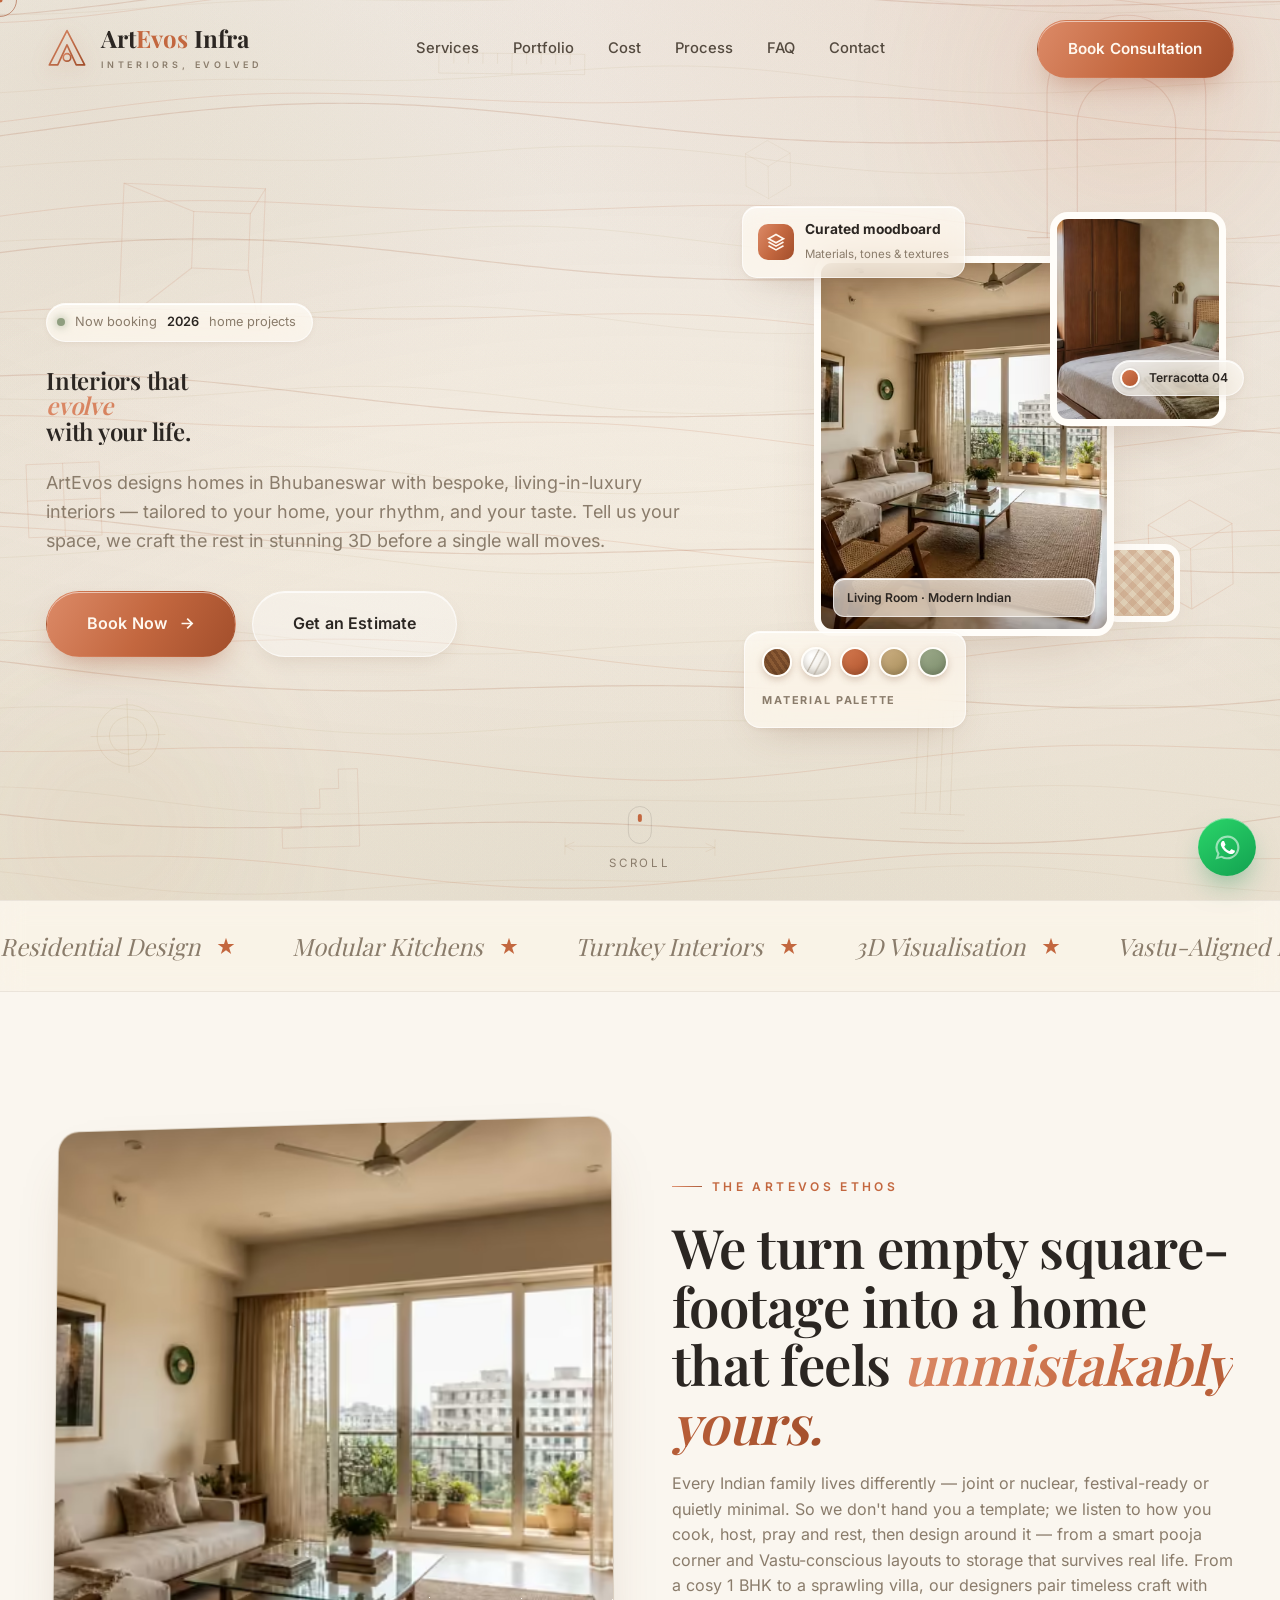
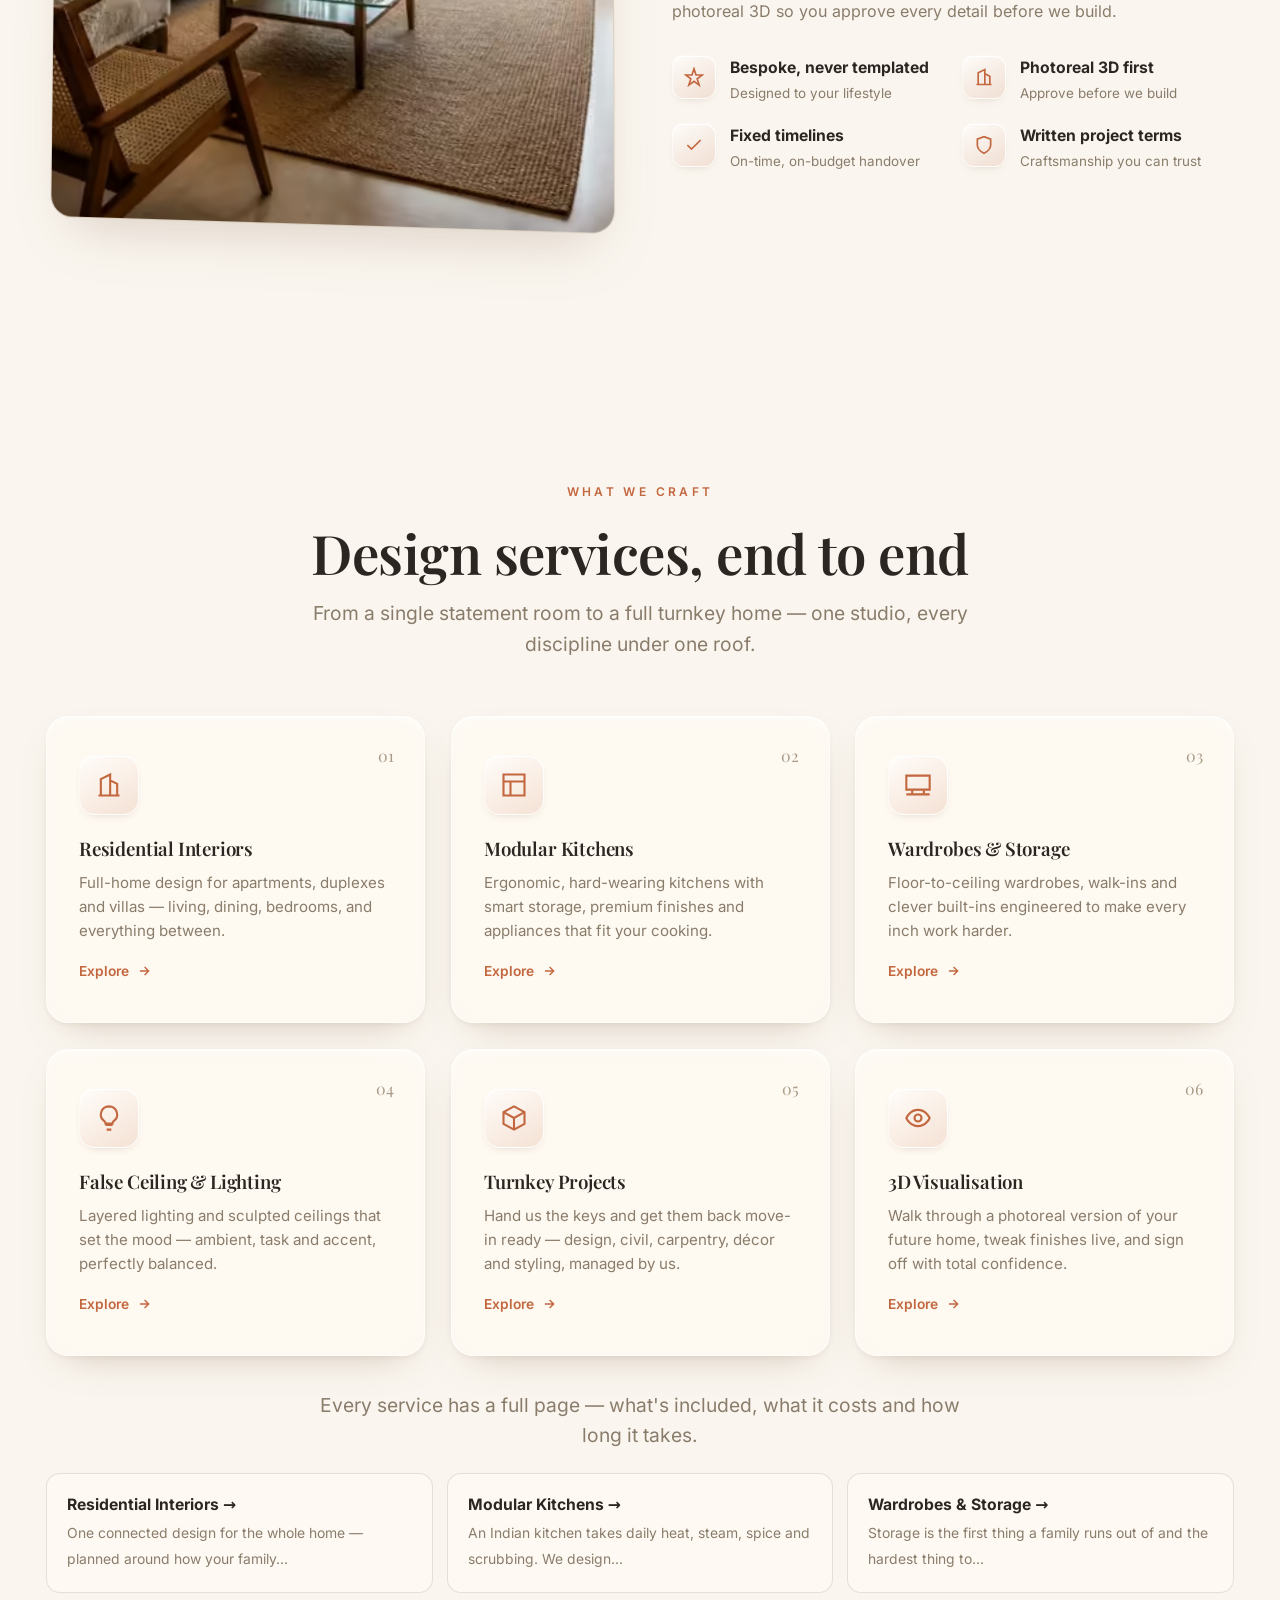
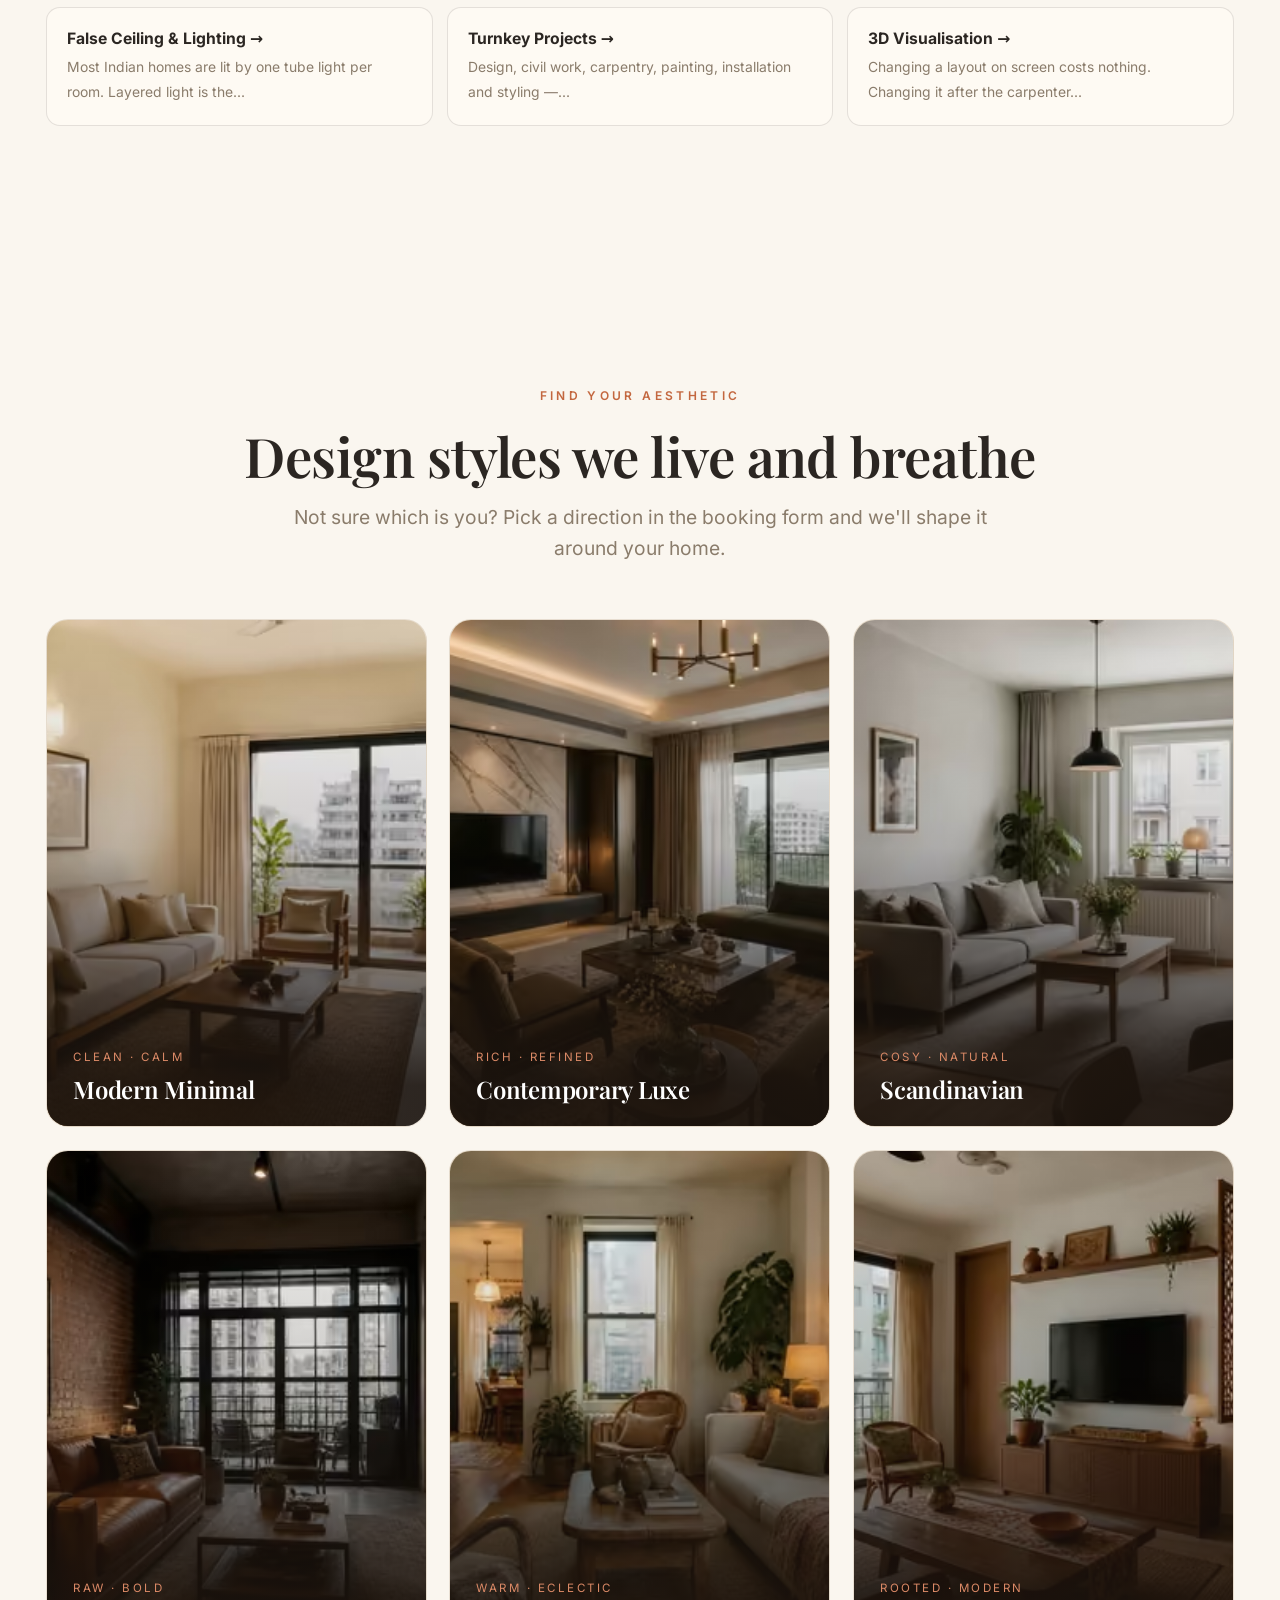
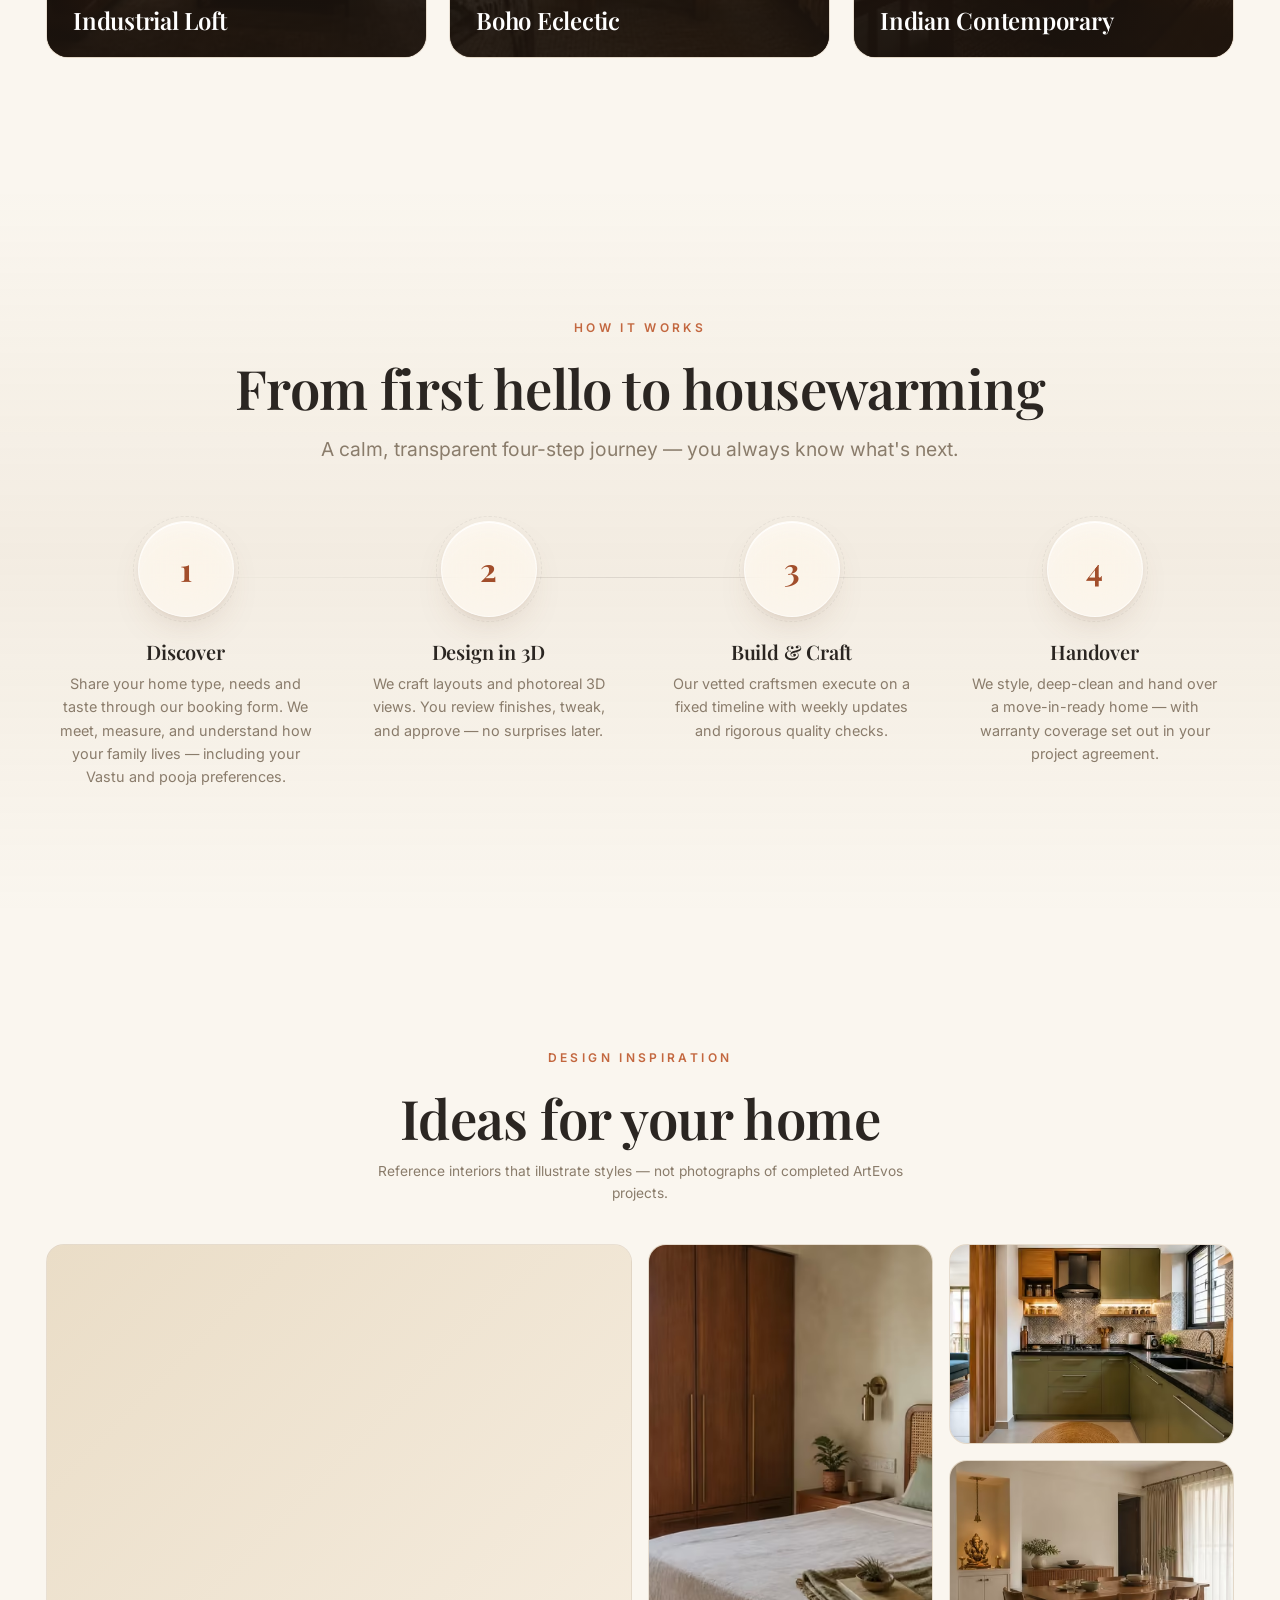
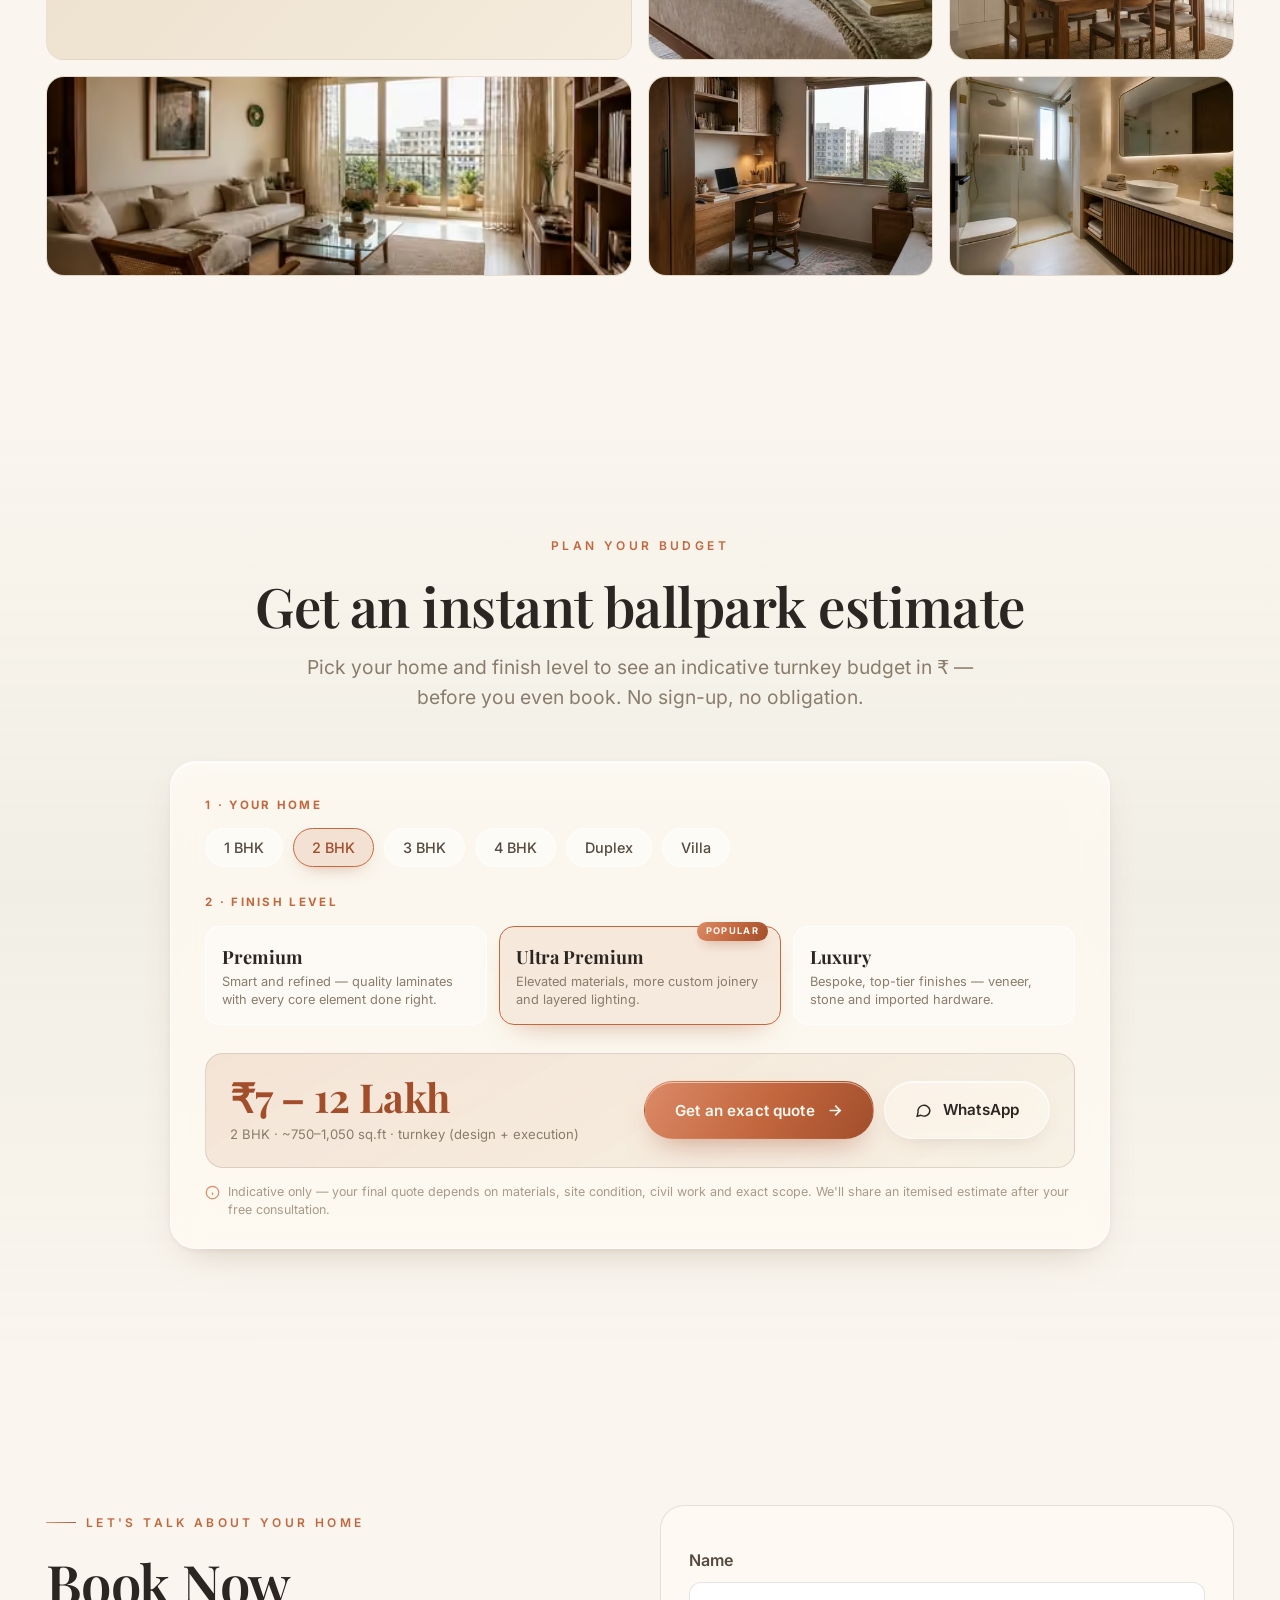
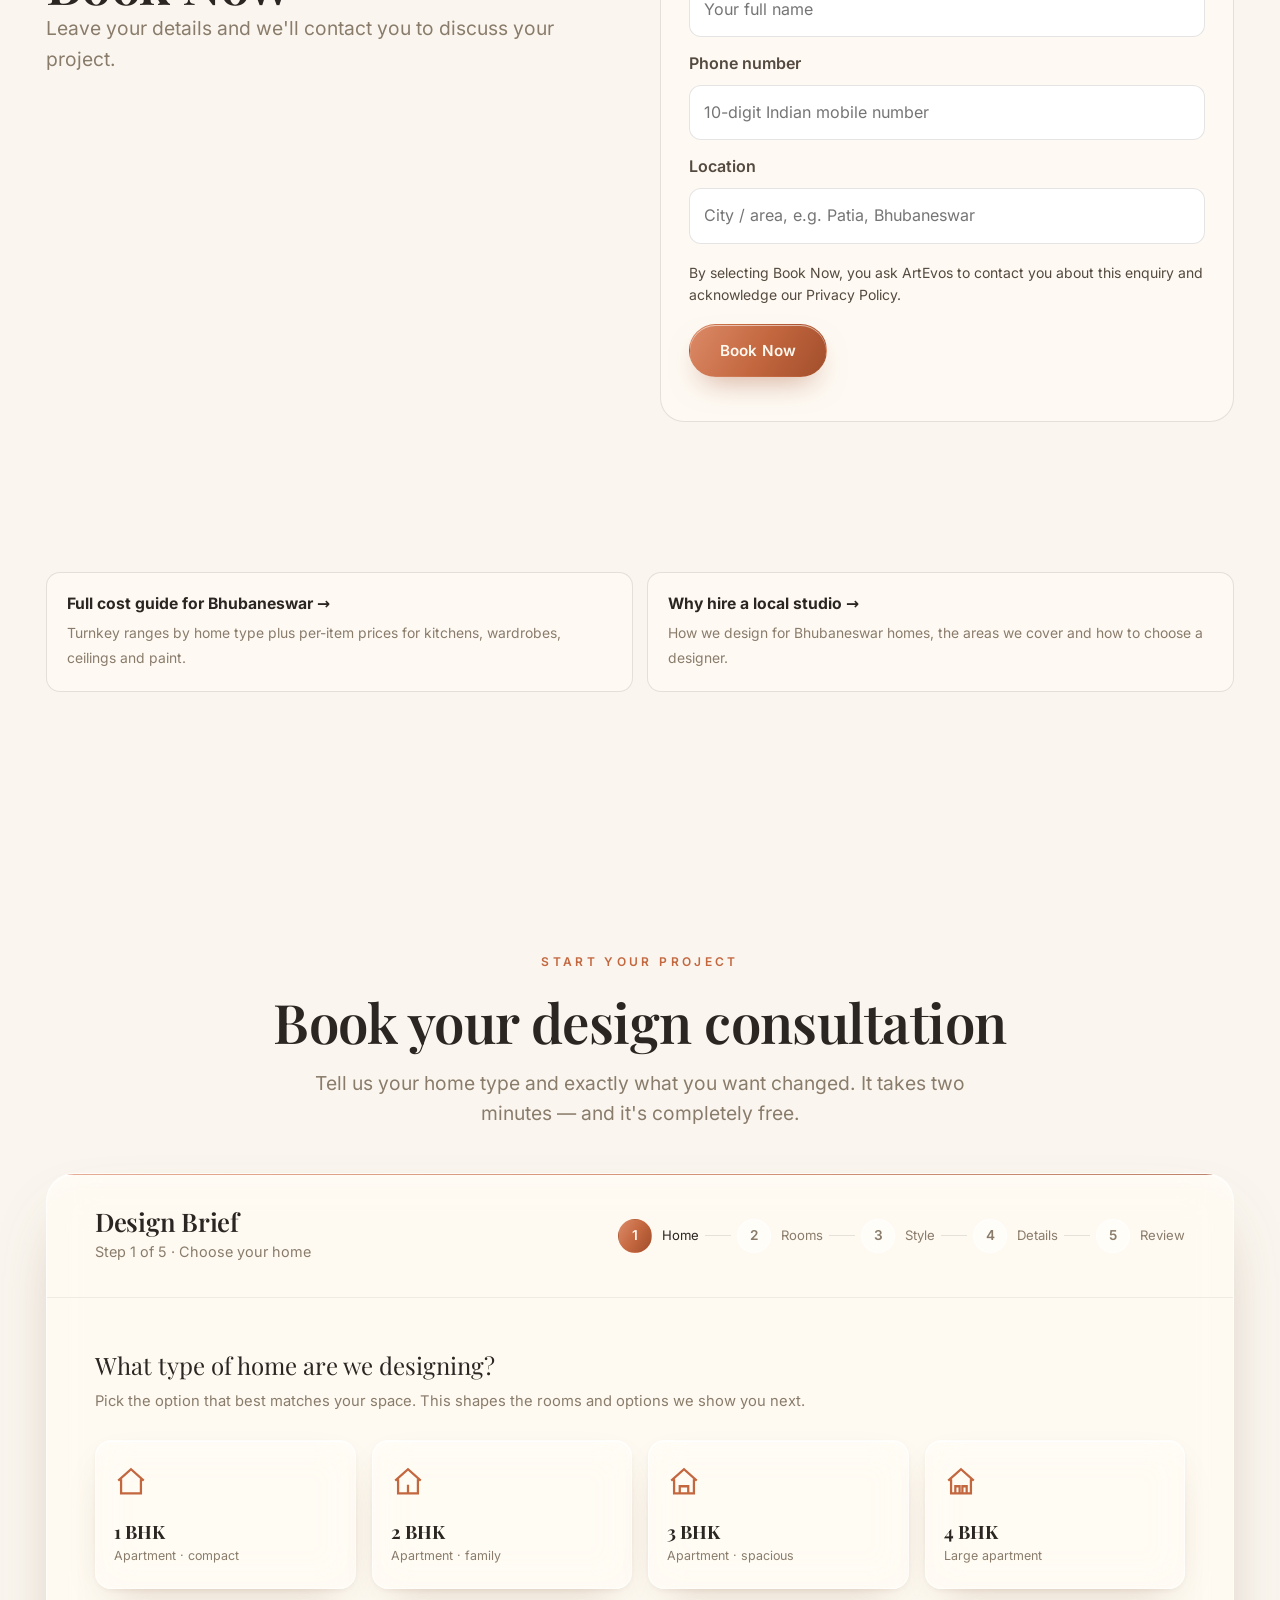
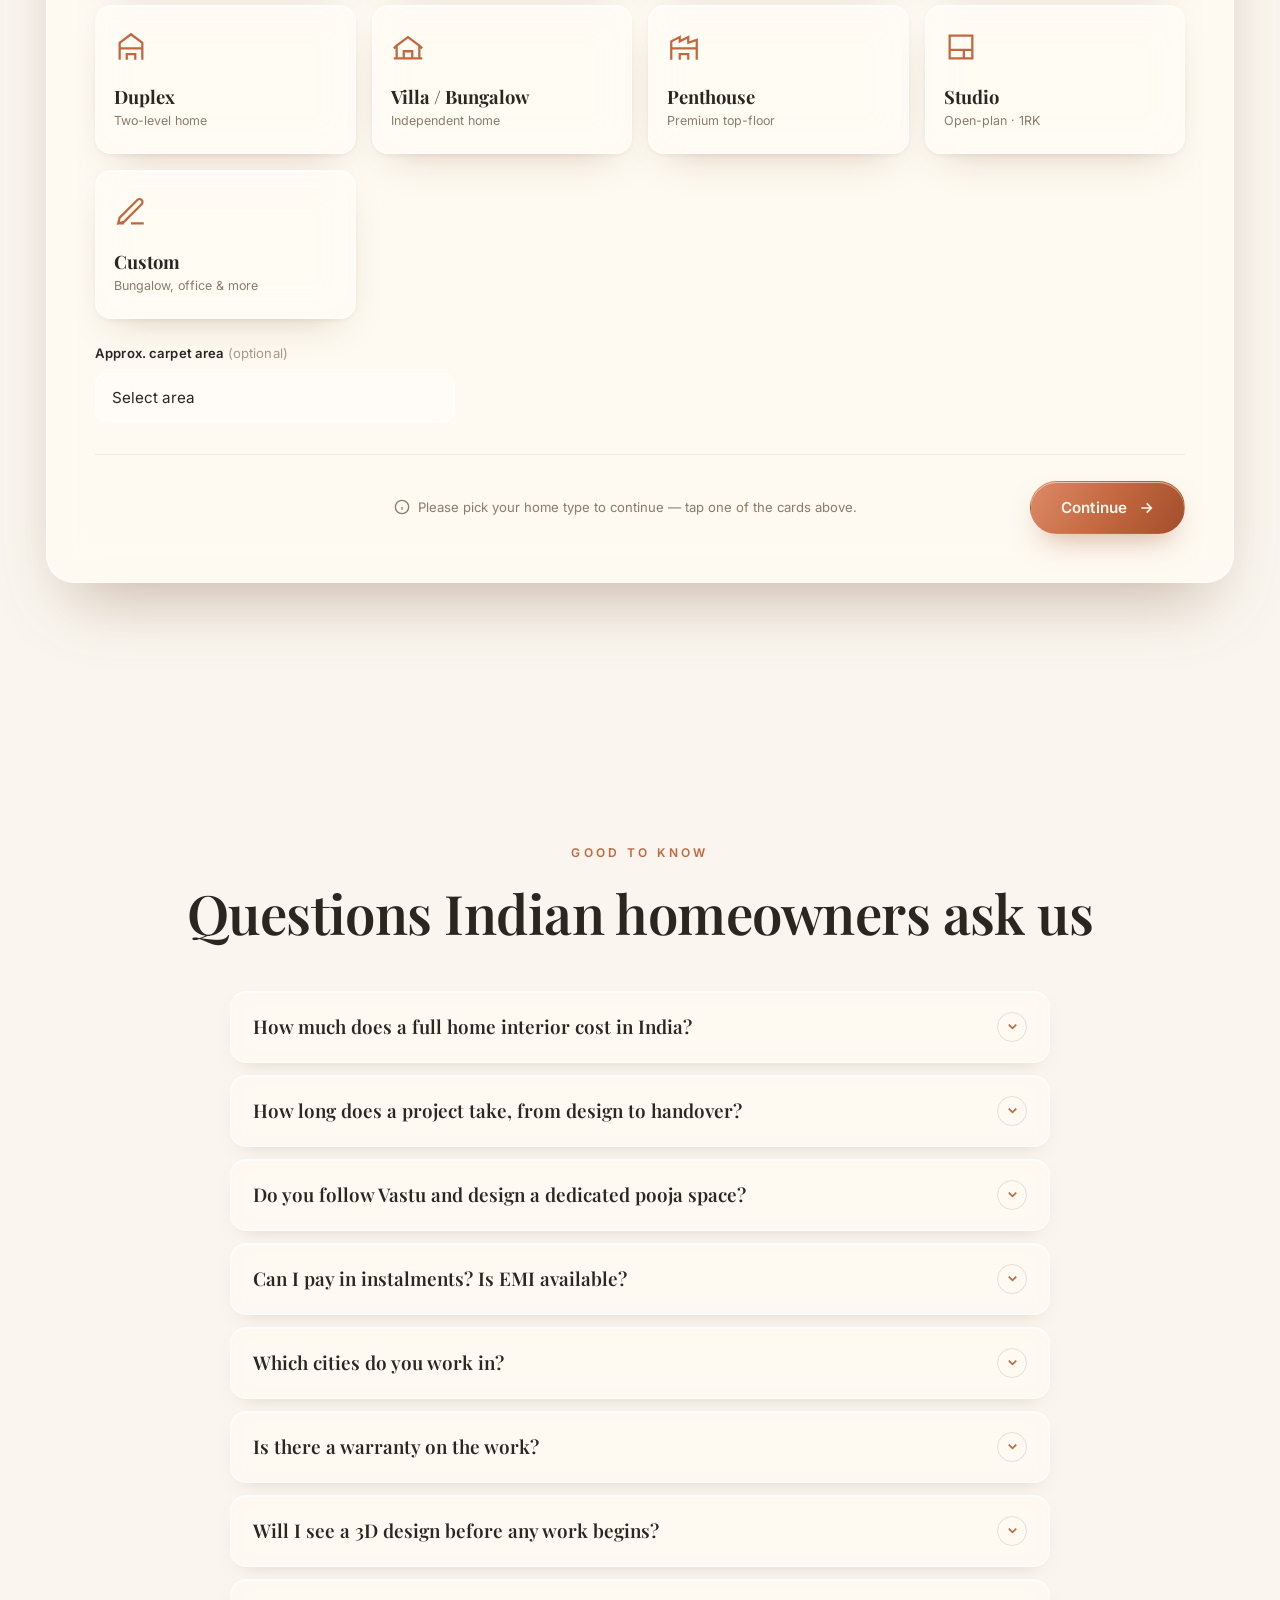
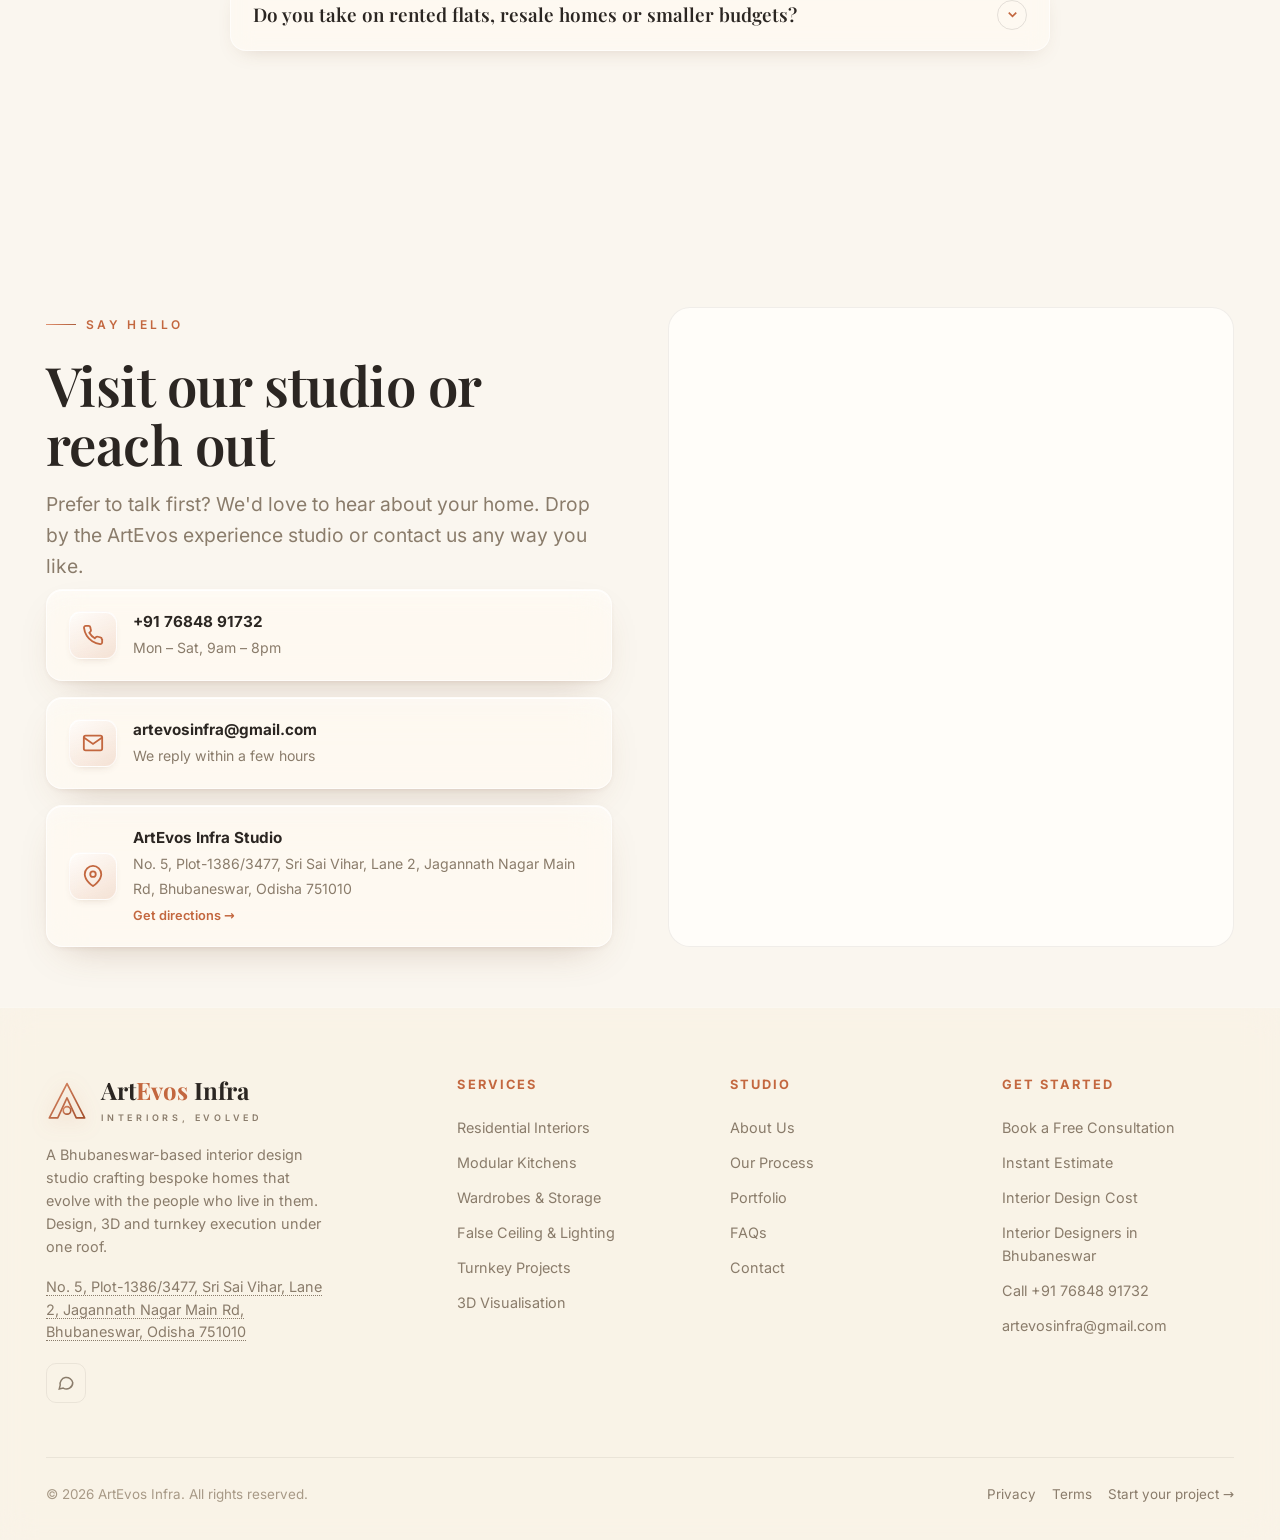
<file: index.html>
<!DOCTYPE html>
<html lang="en-IN">
<head>
<meta charset="UTF-8">
<meta name="viewport" content="width=device-width, initial-scale=1, viewport-fit=cover">
<meta http-equiv="Content-Security-Policy" content="default-src 'self'; base-uri 'none'; object-src 'none'; img-src 'self' data:; font-src 'self'; style-src 'self' 'unsafe-inline'; script-src 'self' 'sha256-kp+zCW+LfLhPJDayz6x0EC+Lw90/8BRXS0cmQBfPlO0='; connect-src 'self' https:; frame-src https://www.openstreetmap.org; form-action 'self' https://wa.me; upgrade-insecure-requests;">
<meta name="referrer" content="strict-origin-when-cross-origin">
<title>Interior Designers in Bhubaneswar | ArtEvos Infra</title>
<meta name="description" content="Interior designers in Bhubaneswar for full-home interiors, modular kitchens and turnkey projects. Free consultation, photoreal 3D, written project terms.">
<link rel="canonical" href="https://artevosinfra.in/">
<meta name="robots" content="index,follow,max-image-preview:large,max-snippet:-1,max-video-preview:-1">
<meta name="theme-color" content="#faf6ef">
<meta name="author" content="ArtEvos Infra">
<meta name="geo.region" content="IN-OR">
<meta name="geo.placename" content="Bhubaneswar">
<meta name="geo.position" content="20.2985;85.8575">
<meta name="ICBM" content="20.2985, 85.8575">
<meta property="og:type" content="website">
<meta property="og:site_name" content="ArtEvos Infra">
<meta property="og:locale" content="en_IN">
<meta property="og:url" content="https://artevosinfra.in/">
<meta property="og:title" content="ArtEvos — interiors that evolve with your life">
<meta property="og:description" content="Interior designers in Bhubaneswar for full-home interiors, modular kitchens and turnkey projects. Free consultation, photoreal 3D, written project terms.">
<meta property="og:image" content="https://artevosinfra.in/assets/img/og-artevos.jpg">
<meta property="og:image:width" content="1200">
<meta property="og:image:height" content="630">
<meta property="og:image:alt" content="ArtEvos Infra — interior design in Bhubaneswar">
<meta name="twitter:card" content="summary_large_image">
<meta name="twitter:title" content="ArtEvos — interiors that evolve with your life">
<meta name="twitter:description" content="Interior designers in Bhubaneswar for full-home interiors, modular kitchens and turnkey projects. Free consultation, photoreal 3D, written project terms.">
<meta name="twitter:image" content="https://artevosinfra.in/assets/img/og-artevos.jpg">
<link rel="icon" href="/favicon.ico" sizes="32x32">
<link rel="icon" href="/favicon.svg" type="image/svg+xml">
<link rel="apple-touch-icon" href="/apple-touch-icon.png">
<link rel="manifest" href="/manifest.webmanifest">
<meta name="apple-mobile-web-app-capable" content="yes">
<meta name="mobile-web-app-capable" content="yes">
<meta name="apple-mobile-web-app-title" content="ArtEvos Infra">
<meta name="format-detection" content="telephone=no">
<link rel="preload" href="/assets/fonts/inter-var.woff2" as="font" type="font/woff2" crossorigin>
<link rel="preload" href="/assets/fonts/playfair-var.woff2" as="font" type="font/woff2" crossorigin>
<link rel="preload" as="image" fetchpriority="high" href="/assets/img/living-room-modern-indian-apartment-1200.webp" imagesrcset="/assets/img/living-room-modern-indian-apartment-480.avif 480w, /assets/img/living-room-modern-indian-apartment-768.avif 768w, /assets/img/living-room-modern-indian-apartment-1200.avif 1200w, /assets/img/living-room-modern-indian-apartment-1536.avif 1536w" imagesizes="(max-width:900px) 86vw, 520px" type="image/avif">
<link rel="stylesheet" href="/assets/css/site.css?v=0920024994">
<script type="application/ld+json">{"@context":"https://schema.org","@graph":[{"@type":["InteriorDesigner","LocalBusiness","HomeAndConstructionBusiness"],"@id":"https://artevosinfra.in/#studio","name":"ArtEvos Infra","alternateName":"ArtEvos Infra","url":"https://artevosinfra.in/","description":"Interior design studio in Bhubaneswar offering full-home residential design, modular kitchens, wardrobes, false ceiling and lighting, photoreal 3D visualisation and turnkey execution.","image":"https://artevosinfra.in/assets/img/og-artevos.jpg","logo":"https://artevosinfra.in/assets/img/icon-512.png","telephone":"+917684891732","email":"artevosinfra@gmail.com","priceRange":"₹₹","currenciesAccepted":"INR","address":{"@type":"PostalAddress","addressLocality":"Bhubaneswar","addressRegion":"Odisha","postalCode":"751010","addressCountry":"IN","streetAddress":"No. 5, Plot-1386/3477, Sri Sai Vihar, Lane 2, Jagannath Nagar Main Rd"},"geo":{"@type":"GeoCoordinates","latitude":"20.2985","longitude":"85.8575"},"openingHoursSpecification":[{"@type":"OpeningHoursSpecification","dayOfWeek":["Monday","Tuesday","Wednesday","Thursday","Friday","Saturday"],"opens":"09:00","closes":"20:00"}],"areaServed":[{"@type":"City","name":"Bhubaneswar"},{"@type":"City","name":"Cuttack"},{"@type":"City","name":"Puri"},{"@type":"State","name":"Odisha"}],"knowsLanguage":["en","hi","or"],"hasOfferCatalog":{"@type":"OfferCatalog","name":"Interior design services","itemListElement":[{"@type":"Offer","itemOffered":{"@type":"Service","name":"Residential Interiors","url":"https://artevosinfra.in/services/residential-interior-design/"}},{"@type":"Offer","itemOffered":{"@type":"Service","name":"Modular Kitchens","url":"https://artevosinfra.in/services/modular-kitchen-design/"}},{"@type":"Offer","itemOffered":{"@type":"Service","name":"Wardrobes & Storage","url":"https://artevosinfra.in/services/wardrobe-and-storage-design/"}},{"@type":"Offer","itemOffered":{"@type":"Service","name":"False Ceiling & Lighting","url":"https://artevosinfra.in/services/false-ceiling-and-lighting/"}},{"@type":"Offer","itemOffered":{"@type":"Service","name":"Turnkey Projects","url":"https://artevosinfra.in/services/turnkey-interior-projects/"}},{"@type":"Offer","itemOffered":{"@type":"Service","name":"3D Visualisation","url":"https://artevosinfra.in/services/3d-interior-visualisation/"}}]}},{"@type":"WebSite","@id":"https://artevosinfra.in/#website","url":"https://artevosinfra.in/","name":"ArtEvos Infra","inLanguage":"en-IN","publisher":{"@id":"https://artevosinfra.in/#studio"}},{"@type":"ItemList","name":"Interior design services","itemListElement":[{"@type":"ListItem","position":1,"name":"Residential Interiors","url":"https://artevosinfra.in/services/residential-interior-design/"},{"@type":"ListItem","position":2,"name":"Modular Kitchens","url":"https://artevosinfra.in/services/modular-kitchen-design/"},{"@type":"ListItem","position":3,"name":"Wardrobes & Storage","url":"https://artevosinfra.in/services/wardrobe-and-storage-design/"},{"@type":"ListItem","position":4,"name":"False Ceiling & Lighting","url":"https://artevosinfra.in/services/false-ceiling-and-lighting/"},{"@type":"ListItem","position":5,"name":"Turnkey Projects","url":"https://artevosinfra.in/services/turnkey-interior-projects/"},{"@type":"ListItem","position":6,"name":"3D Visualisation","url":"https://artevosinfra.in/services/3d-interior-visualisation/"}]},{"@type":"FAQPage","mainEntity":[{"@type":"Question","name":"How much does a full home interior cost in India?","acceptedAnswer":{"@type":"Answer","text":"It depends on your home size and finish level, but as a rough guide a 2 BHK usually runs ₹4–12 Lakh and a 3 BHK ₹7–19 Lakh for a turnkey project. Use the instant estimator above for your ballpark, then book a free consultation for an exact, itemised quote."}},{"@type":"Question","name":"How long does a project take, from design to handover?","acceptedAnswer":{"@type":"Answer","text":"Most full-home projects are handed over in 6–12 weeks once the 3D design is signed off, depending on scope. We commit to a fixed timeline in writing and share weekly progress updates so you always know what's next."}},{"@type":"Question","name":"Do you follow Vastu and design a dedicated pooja space?","acceptedAnswer":{"@type":"Answer","text":"Yes. We're happy to plan layouts around your Vastu preferences and design a pooja room, mandir niche or corner that suits your home and daily rituals — just mention it in the brief and we'll build it in."}},{"@type":"Question","name":"Can I pay in instalments? Is EMI available?","acceptedAnswer":{"@type":"Answer","text":"Payments are milestone-based, so you pay in stages as work progresses — never everything upfront. We can also connect you with no-cost and low-interest EMI options through our finance partners."}},{"@type":"Question","name":"Which cities do you work in?","acceptedAnswer":{"@type":"Answer","text":"We're headquartered in Bhubaneswar and take on projects in Bhubaneswar and nearby areas. If you're outside our core cities, share your location in the brief and we'll confirm whether we can take it on."}},{"@type":"Question","name":"Is there a warranty on the work?","acceptedAnswer":{"@type":"Answer","text":"Warranty coverage depends on your materials and scope. Ask for the applicable workmanship and manufacturer terms in your written quotation."}},{"@type":"Question","name":"Will I see a 3D design before any work begins?","acceptedAnswer":{"@type":"Answer","text":"Absolutely. You'll walk through photoreal 3D views of your home, adjust finishes, colours and layouts with your designer, and only approve once it feels right — so there are no surprises on site."}},{"@type":"Question","name":"Do you take on rented flats, resale homes or smaller budgets?","acceptedAnswer":{"@type":"Answer","text":"Yes. We design for rented and resale homes with reversible, modular solutions, and we're glad to work to a tighter budget or phase the project room-by-room so you can spread the cost over time."}}]}]}</script>
</head>
<body>
<a class="skip-link" href="#main">Skip to content</a>
<div class="bg-field"></div>
<canvas class="bg-canvas" id="bgfx" aria-hidden="true"></canvas>
<div class="bg-grain"></div>
<div class="bg-vignette" aria-hidden="true"></div>

<div class="preload" id="preload">
  <svg class="mono" viewBox="0 0 100 100" fill="none" aria-hidden="true">
    <defs><linearGradient id="plg" x1="0" y1="0" x2="1" y2="1"><stop offset="0" stop-color="#dc8a67"/><stop offset="1" stop-color="#a24e2b"/></linearGradient></defs>
    <path d="M50 6 L92 88 H72 L50 40 L28 88 H8 Z" stroke="url(#plg)" stroke-width="3" stroke-linejoin="round"/>
    <circle cx="50" cy="70" r="9" stroke="url(#plg)" stroke-width="3"/>
  </svg>
  <div class="pl-word">ArtEvos</div>
</div>

<div class="progress" id="progress"></div>
<div class="cursor" id="cursor"></div>
<div class="cursor-dot" id="cursorDot"></div>

<header class="nav" id="nav">
  <div class="container nav-inner">
    <a href="/" class="brand" aria-label="ArtEvos Infra — home">
      <svg class="mono" viewBox="0 0 100 100" fill="none" aria-hidden="true"><defs><linearGradient id="blg" x1="0" y1="0" x2="1" y2="1"><stop offset="0" stop-color="#dc8a67"/><stop offset="1" stop-color="#a24e2b"/></linearGradient></defs><path d="M50 6 L92 88 H72 L50 40 L28 88 H8 Z" stroke="url(#blg)" stroke-width="4" stroke-linejoin="round"/><circle cx="50" cy="70" r="9" stroke="url(#blg)" stroke-width="4"/></svg>
      <span><span class="brand-name">Art<b>Evos</b><span class="brand-infra">&nbsp;Infra</span></span><span class="brand-sub">Interiors, Evolved</span></span>
    </a>
    <nav class="nav-links" aria-label="Primary"><a href="/#services">Services</a><a href="/#portfolio">Portfolio</a><a href="/interior-design-cost-in-bhubaneswar/">Cost</a><a href="/#process">Process</a><a href="/#faq">FAQ</a><a href="/contact/">Contact</a></nav>
    <div class="nav-cta">
      <a href="/#booking" class="btn btn-gold" data-cursor>Book Consultation</a>
      <button class="burger" id="burger" aria-label="Open menu" aria-controls="mobileMenu" aria-expanded="false"><span></span><span></span><span></span></button>
    </div>
  </div>
</header>

<div class="mobile-menu" id="mobileMenu" aria-hidden="true">
  <a href="/#services">Services</a><a href="/#portfolio">Portfolio</a><a href="/interior-design-cost-in-bhubaneswar/">Cost</a><a href="/#process">Process</a><a href="/#faq">FAQ</a><a href="/contact/">Contact</a>
  <a href="/#booking" class="btn btn-gold">Book Consultation</a>
</div>
<main id="main">

<!-- ============ HERO ============ -->
<section class="hero" id="home">
  <div class="hero-orb orb-1"></div>
  <div class="hero-orb orb-2"></div>
  <div class="container">
    <div class="hero-inner">
      <div class="hero-copy">
        <span class="hero-badge"><span class="dot"></span> Now booking <b>2026</b> home projects</span>
        <h1>
          <span class="line"><span>Interiors that</span></span>
          <span class="line"><span class="gold-text italic">evolve</span></span>
          <span class="line"><span>with your life.</span></span>
        </h1>
        <p class="lead hero-lead">ArtEvos designs homes in Bhubaneswar with bespoke, living-in-luxury interiors — tailored to your home, your rhythm, and your taste. Tell us your space, we craft the rest in stunning 3D before a single wall moves.</p>
        <div class="hero-actions">
          <a href="#book-now" class="btn btn-gold btn-lg" data-cursor>Book Now
            <svg viewBox="0 0 24 24" fill="none" stroke="currentColor" stroke-width="2.4"><path d="M5 12h14M13 5l7 7-7 7"/></svg>
          </a>
          <a href="#estimate" class="btn btn-ghost btn-lg" data-cursor>Get an Estimate</a>
        </div>

      </div>

      <div class="moodboard" id="heroVisual">
        <div class="mb-badge" data-depth="3">
          <div class="ico"><svg width="20" height="20" viewBox="0 0 24 24" fill="none" stroke="currentColor" stroke-width="2"><path d="M12 3l9 5-9 5-9-5 9-5zM3 12l9 5 9-5M3 16.5l9 5 9-5"/></svg></div>
          <div><b>Curated moodboard</b><span>Materials, tones &amp; textures</span></div>
        </div>
        <div class="mb-card mb-main tilt">
          <picture><source type="image/avif" srcset="/assets/img/living-room-modern-indian-apartment-480.avif 480w, /assets/img/living-room-modern-indian-apartment-768.avif 768w, /assets/img/living-room-modern-indian-apartment-1200.avif 1200w, /assets/img/living-room-modern-indian-apartment-1536.avif 1536w" sizes="(max-width:900px) 86vw, 520px"><source type="image/webp" srcset="/assets/img/living-room-modern-indian-apartment-480.webp 480w, /assets/img/living-room-modern-indian-apartment-768.webp 768w, /assets/img/living-room-modern-indian-apartment-1200.webp 1200w, /assets/img/living-room-modern-indian-apartment-1536.webp 1536w" sizes="(max-width:900px) 86vw, 520px"><img src="/assets/img/living-room-modern-indian-apartment-1200.webp" alt="Warm contemporary Indian apartment living room" width="1536" height="1024" loading="eager" decoding="sync" fetchpriority="high"></picture>
          <div class="mb-cap">Living Room · Modern Indian</div>
        </div>
        <div class="mb-card mb-sec tilt">
          <picture><source type="image/avif" srcset="/assets/img/bedroom-teak-cane-indian-apartment-480.avif 480w, /assets/img/bedroom-teak-cane-indian-apartment-768.avif 768w, /assets/img/bedroom-teak-cane-indian-apartment-1200.avif 1200w, /assets/img/bedroom-teak-cane-indian-apartment-1536.avif 1536w" sizes="(max-width:900px) 86vw, 520px"><source type="image/webp" srcset="/assets/img/bedroom-teak-cane-indian-apartment-480.webp 480w, /assets/img/bedroom-teak-cane-indian-apartment-768.webp 768w, /assets/img/bedroom-teak-cane-indian-apartment-1200.webp 1200w, /assets/img/bedroom-teak-cane-indian-apartment-1536.webp 1536w" sizes="(max-width:900px) 86vw, 520px"><img src="/assets/img/bedroom-teak-cane-indian-apartment-1200.webp" alt="Serene Indian apartment bedroom with teak and cane details" width="1536" height="1024" loading="eager" decoding="sync" fetchpriority="high"></picture>
        </div>
        <div class="mb-swatch mb-swatch-1" data-depth="2" aria-hidden="true"></div>
        <div class="mb-chip mb-chip-1" data-depth="4"><span class="dot" style="background:linear-gradient(140deg,#d5794f,#b0552e)"></span> Terracotta 04</div>
        <div class="mb-palette" data-depth="3" aria-label="Material palette">
          <div class="mb-sw-row">
            <span class="sw sw-wood" title="Walnut"></span>
            <span class="sw sw-marble" title="Marble"></span>
            <span class="sw sw-clay" title="Terracotta"></span>
            <span class="sw sw-brass" title="Brass"></span>
            <span class="sw sw-sage" title="Sage"></span>
          </div>
          <em>Material palette</em>
        </div>
      </div>
    </div>
  </div>
  <a href="#about" class="scroll-cue" aria-label="Scroll down"><span class="mouse"></span>Scroll</a>
</section>

<!-- ============ MARQUEE ============ -->
<div class="marquee" aria-hidden="true">
  <div class="marquee-track">
    <span class="marquee-item">Residential Design<svg viewBox="0 0 24 24" fill="currentColor"><path d="M12 2l2.4 7.6H22l-6.2 4.5 2.4 7.6L12 17.2 5.8 21.7l2.4-7.6L2 9.6h7.6z"/></svg></span>
    <span class="marquee-item">Modular Kitchens<svg viewBox="0 0 24 24" fill="currentColor"><path d="M12 2l2.4 7.6H22l-6.2 4.5 2.4 7.6L12 17.2 5.8 21.7l2.4-7.6L2 9.6h7.6z"/></svg></span>
    <span class="marquee-item">Turnkey Interiors<svg viewBox="0 0 24 24" fill="currentColor"><path d="M12 2l2.4 7.6H22l-6.2 4.5 2.4 7.6L12 17.2 5.8 21.7l2.4-7.6L2 9.6h7.6z"/></svg></span>
    <span class="marquee-item">3D Visualisation<svg viewBox="0 0 24 24" fill="currentColor"><path d="M12 2l2.4 7.6H22l-6.2 4.5 2.4 7.6L12 17.2 5.8 21.7l2.4-7.6L2 9.6h7.6z"/></svg></span>
    <span class="marquee-item">Vastu-Aligned Design<svg viewBox="0 0 24 24" fill="currentColor"><path d="M12 2l2.4 7.6H22l-6.2 4.5 2.4 7.6L12 17.2 5.8 21.7l2.4-7.6L2 9.6h7.6z"/></svg></span>
    <span class="marquee-item">Residential Design<svg viewBox="0 0 24 24" fill="currentColor"><path d="M12 2l2.4 7.6H22l-6.2 4.5 2.4 7.6L12 17.2 5.8 21.7l2.4-7.6L2 9.6h7.6z"/></svg></span>
    <span class="marquee-item">Modular Kitchens<svg viewBox="0 0 24 24" fill="currentColor"><path d="M12 2l2.4 7.6H22l-6.2 4.5 2.4 7.6L12 17.2 5.8 21.7l2.4-7.6L2 9.6h7.6z"/></svg></span>
    <span class="marquee-item">Turnkey Interiors<svg viewBox="0 0 24 24" fill="currentColor"><path d="M12 2l2.4 7.6H22l-6.2 4.5 2.4 7.6L12 17.2 5.8 21.7l2.4-7.6L2 9.6h7.6z"/></svg></span>
    <span class="marquee-item">3D Visualisation<svg viewBox="0 0 24 24" fill="currentColor"><path d="M12 2l2.4 7.6H22l-6.2 4.5 2.4 7.6L12 17.2 5.8 21.7l2.4-7.6L2 9.6h7.6z"/></svg></span>
    <span class="marquee-item">Vastu-Aligned Design<svg viewBox="0 0 24 24" fill="currentColor"><path d="M12 2l2.4 7.6H22l-6.2 4.5 2.4 7.6L12 17.2 5.8 21.7l2.4-7.6L2 9.6h7.6z"/></svg></span>
  </div>
</div>
<!-- ============ ABOUT ============ -->
<section class="section" id="about">
  <div class="container">
    <div class="about-grid">
      <div class="about-media reveal">
        <div class="frame"><picture><source type="image/avif" srcset="/assets/img/living-room-modern-indian-apartment-480.avif 480w, /assets/img/living-room-modern-indian-apartment-768.avif 768w, /assets/img/living-room-modern-indian-apartment-1200.avif 1200w, /assets/img/living-room-modern-indian-apartment-1536.avif 1536w" sizes="(max-width:900px) 92vw, 540px"><source type="image/webp" srcset="/assets/img/living-room-modern-indian-apartment-480.webp 480w, /assets/img/living-room-modern-indian-apartment-768.webp 768w, /assets/img/living-room-modern-indian-apartment-1200.webp 1200w, /assets/img/living-room-modern-indian-apartment-1536.webp 1536w" sizes="(max-width:900px) 92vw, 540px"><img src="/assets/img/living-room-modern-indian-apartment-1200.webp" alt="A naturally lit, lived-in Indian home interior" width="1536" height="1024" loading="lazy" decoding="async"></picture></div>

      </div>
      <div class="about-copy reveal" data-d="1">
        <span class="eyebrow">The ArtEvos Ethos</span>
        <h2 class="h-2">We turn empty square-footage into a home that feels <span class="gold-text italic">unmistakably yours.</span></h2>
        <p>Every Indian family lives differently — joint or nuclear, festival-ready or quietly minimal. So we don't hand you a template; we listen to how you cook, host, pray and rest, then design around it — from a smart pooja corner and Vastu-conscious layouts to storage that survives real life. From a cosy 1 BHK to a sprawling villa, our designers pair timeless craft with photoreal 3D so you approve every detail before we build.</p>
        <div class="mini-feats">
          <div class="mini-feat"><span class="mi"><svg width="20" height="20" viewBox="0 0 24 24" fill="none" stroke="currentColor" stroke-width="2"><path d="M12 2l2.4 7.6H22l-6.2 4.5 2.4 7.6L12 17.2 5.8 21.7l2.4-7.6L2 9.6h7.6z"/></svg></span><div><b>Bespoke, never templated</b><span>Designed to your lifestyle</span></div></div>
          <div class="mini-feat"><span class="mi"><svg width="20" height="20" viewBox="0 0 24 24" fill="none" stroke="currentColor" stroke-width="2"><path d="M3 21h18M5 21V7l8-4v18M19 21V11l-6-3"/></svg></span><div><b>Photoreal 3D first</b><span>Approve before we build</span></div></div>
          <div class="mini-feat"><span class="mi"><svg width="20" height="20" viewBox="0 0 24 24" fill="none" stroke="currentColor" stroke-width="2"><path d="M20 6L9 17l-5-5"/></svg></span><div><b>Fixed timelines</b><span>On-time, on-budget handover</span></div></div>
          <div class="mini-feat"><span class="mi"><svg width="20" height="20" viewBox="0 0 24 24" fill="none" stroke="currentColor" stroke-width="2"><path d="M12 22s8-4 8-10V5l-8-3-8 3v7c0 6 8 10 8 10z"/></svg></span><div><b>Written project terms</b><span>Craftsmanship you can trust</span></div></div>
        </div>
      </div>
    </div>

  </div>
</section>

<!-- ============ SERVICES ============ -->
<section class="section" id="services">
  <div class="container">
    <div class="center" style="margin-bottom:56px">
      <span class="eyebrow mx center reveal">What We Craft</span>
      <h2 class="h-2 reveal" data-d="1">Design services, end to end</h2>
      <p class="lead reveal" data-d="2" style="margin:16px auto 0">From a single statement room to a full turnkey home — one studio, every discipline under one roof.</p>
    </div>
    <div class="grid-3">
      <article class="svc tilt reveal" data-cursor>
        <span class="svc-num">01</span>
        <div class="svc-ico"><svg viewBox="0 0 24 24" fill="none" stroke="currentColor" stroke-width="1.8"><path d="M3 21h18M5 21V7l8-4v18M19 21V11l-6-3M9 9v.01M9 13v.01M9 17v.01"/></svg></div>
        <h3><a href="/services/residential-interior-design/" class="svc-title-link">Residential Interiors</a></h3>
        <p>Full-home design for apartments, duplexes and villas — living, dining, bedrooms, and everything between.</p>
        <button type="button" class="svc-link" data-service="residential" aria-haspopup="dialog">Explore <svg width="14" height="14" viewBox="0 0 24 24" fill="none" stroke="currentColor" stroke-width="2.4"><path d="M5 12h14M13 5l7 7-7 7"/></svg></button>
      </article>
      <article class="svc tilt reveal" data-d="1" data-cursor>
        <span class="svc-num">02</span>
        <div class="svc-ico"><svg viewBox="0 0 24 24" fill="none" stroke="currentColor" stroke-width="1.8"><path d="M3 3h18v18H3zM3 9h18M9 21V9"/></svg></div>
        <h3><a href="/services/modular-kitchen-design/" class="svc-title-link">Modular Kitchens</a></h3>
        <p>Ergonomic, hard-wearing kitchens with smart storage, premium finishes and appliances that fit your cooking.</p>
        <button type="button" class="svc-link" data-service="kitchens" aria-haspopup="dialog">Explore <svg width="14" height="14" viewBox="0 0 24 24" fill="none" stroke="currentColor" stroke-width="2.4"><path d="M5 12h14M13 5l7 7-7 7"/></svg></button>
      </article>
      <article class="svc tilt reveal" data-d="2" data-cursor>
        <span class="svc-num">03</span>
        <div class="svc-ico"><svg viewBox="0 0 24 24" fill="none" stroke="currentColor" stroke-width="1.8"><path d="M2 4h20v12H2zM2 20h20M7 20v-4M17 20v-4"/></svg></div>
        <h3><a href="/services/wardrobe-and-storage-design/" class="svc-title-link">Wardrobes &amp; Storage</a></h3>
        <p>Floor-to-ceiling wardrobes, walk-ins and clever built-ins engineered to make every inch work harder.</p>
        <button type="button" class="svc-link" data-service="storage" aria-haspopup="dialog">Explore <svg width="14" height="14" viewBox="0 0 24 24" fill="none" stroke="currentColor" stroke-width="2.4"><path d="M5 12h14M13 5l7 7-7 7"/></svg></button>
      </article>
      <article class="svc tilt reveal" data-cursor>
        <span class="svc-num">04</span>
        <div class="svc-ico"><svg viewBox="0 0 24 24" fill="none" stroke="currentColor" stroke-width="1.8"><path d="M9 18h6M10 22h4M12 2a7 7 0 0 0-4 12.7c.6.5 1 1.3 1 2.1h6c0-.8.4-1.6 1-2.1A7 7 0 0 0 12 2z"/></svg></div>
        <h3><a href="/services/false-ceiling-and-lighting/" class="svc-title-link">False Ceiling &amp; Lighting</a></h3>
        <p>Layered lighting and sculpted ceilings that set the mood — ambient, task and accent, perfectly balanced.</p>
        <button type="button" class="svc-link" data-service="lighting" aria-haspopup="dialog">Explore <svg width="14" height="14" viewBox="0 0 24 24" fill="none" stroke="currentColor" stroke-width="2.4"><path d="M5 12h14M13 5l7 7-7 7"/></svg></button>
      </article>
      <article class="svc tilt reveal" data-d="1" data-cursor>
        <span class="svc-num">05</span>
        <div class="svc-ico"><svg viewBox="0 0 24 24" fill="none" stroke="currentColor" stroke-width="1.8"><path d="M12 2l9 5v10l-9 5-9-5V7zM3 7l9 5 9-5M12 12v10"/></svg></div>
        <h3><a href="/services/turnkey-interior-projects/" class="svc-title-link">Turnkey Projects</a></h3>
        <p>Hand us the keys and get them back move-in ready — design, civil, carpentry, décor and styling, managed by us.</p>
        <button type="button" class="svc-link" data-service="turnkey" aria-haspopup="dialog">Explore <svg width="14" height="14" viewBox="0 0 24 24" fill="none" stroke="currentColor" stroke-width="2.4"><path d="M5 12h14M13 5l7 7-7 7"/></svg></button>
      </article>
      <article class="svc tilt reveal" data-d="2" data-cursor>
        <span class="svc-num">06</span>
        <div class="svc-ico"><svg viewBox="0 0 24 24" fill="none" stroke="currentColor" stroke-width="1.8"><path d="M2 12s3-7 10-7 10 7 10 7-3 7-10 7-10-7-10-7z"/><circle cx="12" cy="12" r="3"/></svg></div>
        <h3><a href="/services/3d-interior-visualisation/" class="svc-title-link">3D Visualisation</a></h3>
        <p>Walk through a photoreal version of your future home, tweak finishes live, and sign off with total confidence.</p>
        <button type="button" class="svc-link" data-service="visualisation" aria-haspopup="dialog">Explore <svg width="14" height="14" viewBox="0 0 24 24" fill="none" stroke="currentColor" stroke-width="2.4"><path d="M5 12h14M13 5l7 7-7 7"/></svg></button>
      </article>
    </div>
      <div style="margin-top:34px">
      <p class="lead center" style="margin:0 auto 18px;max-width:56ch">Every service has a full page — what's included, what it costs and how long it takes.</p>
      <div class="rel-grid"><a class="rel-card" href="/services/residential-interior-design/"><b>Residential Interiors →</b><span>One connected design for the whole home — planned around how your family…</span></a><a class="rel-card" href="/services/modular-kitchen-design/"><b>Modular Kitchens →</b><span>An Indian kitchen takes daily heat, steam, spice and scrubbing. We design…</span></a><a class="rel-card" href="/services/wardrobe-and-storage-design/"><b>Wardrobes & Storage →</b><span>Storage is the first thing a family runs out of and the hardest thing to…</span></a><a class="rel-card" href="/services/false-ceiling-and-lighting/"><b>False Ceiling & Lighting →</b><span>Most Indian homes are lit by one tube light per room. Layered light is the…</span></a><a class="rel-card" href="/services/turnkey-interior-projects/"><b>Turnkey Projects →</b><span>Design, civil work, carpentry, painting, installation and styling —…</span></a><a class="rel-card" href="/services/3d-interior-visualisation/"><b>3D Visualisation →</b><span>Changing a layout on screen costs nothing. Changing it after the carpenter…</span></a></div>
      </div>
  </div>
</section>
<!-- ============ SERVICE DETAILS MODAL ============ -->
<div class="service-modal" id="serviceModal" aria-hidden="true">
  <div class="service-modal-bg" data-service-close></div>
  <div class="service-dialog" role="dialog" aria-modal="true" aria-labelledby="serviceTitle" tabindex="-1">
    <button type="button" class="service-close" data-service-close aria-label="Close service details">
      <svg viewBox="0 0 24 24" fill="none" stroke="currentColor" stroke-width="2"><path d="M6 6l12 12M18 6L6 18"/></svg>
    </button>
    <div class="service-detail">
      <div class="service-photo"><img id="serviceImage" src="/assets/img/living-room-modern-indian-apartment-768.webp" alt="Residential interior design example" width="1536" height="1024" loading="lazy" decoding="async"></div>
      <div class="service-content">
        <span class="service-kicker" id="serviceKicker">Complete design service</span>
        <h3 id="serviceTitle">Residential Interiors</h3>
        <p id="serviceDescription"></p>
        <ul class="service-list" id="serviceList"></ul>
        <div class="service-meta" id="serviceMeta"></div>
        <a href="#booking" class="btn btn-gold" id="serviceBook">Discuss this service
          <svg viewBox="0 0 24 24" fill="none" stroke="currentColor" stroke-width="2.4"><path d="M5 12h14M13 5l7 7-7 7"/></svg>
        </a>
      </div>
    </div>
  </div>
</div>
<!-- ============ STYLES ============ -->
<section class="section" id="styles">
  <div class="container">
    <div class="center" style="margin-bottom:56px">
      <span class="eyebrow mx center reveal">Find Your Aesthetic</span>
      <h2 class="h-2 reveal" data-d="1">Design styles we live and breathe</h2>
      <p class="lead reveal" data-d="2" style="margin:16px auto 0">Not sure which is you? Pick a direction in the booking form and we'll shape it around your home.</p>
    </div>
    <div class="style-grid">
      <div class="style-card tilt reveal" data-cursor>
        <picture><source type="image/avif" srcset="/assets/img/minimal-living-room-warm-neutrals-480.avif 480w, /assets/img/minimal-living-room-warm-neutrals-768.avif 768w, /assets/img/minimal-living-room-warm-neutrals-1200.avif 1200w, /assets/img/minimal-living-room-warm-neutrals-1536.avif 1536w" sizes="(max-width:600px) 46vw, (max-width:1000px) 45vw, 380px"><source type="image/webp" srcset="/assets/img/minimal-living-room-warm-neutrals-480.webp 480w, /assets/img/minimal-living-room-warm-neutrals-768.webp 768w, /assets/img/minimal-living-room-warm-neutrals-1200.webp 1200w, /assets/img/minimal-living-room-warm-neutrals-1536.webp 1536w" sizes="(max-width:600px) 46vw, (max-width:1000px) 45vw, 380px"><img src="/assets/img/minimal-living-room-warm-neutrals-1200.webp" alt="Realistic modern minimal Indian apartment interior" width="1536" height="1024" loading="lazy" decoding="async"></picture>
        <div class="sc-body"><span class="k">Clean · Calm</span><h3>Modern Minimal</h3><p>Uncluttered lines, warm neutrals and light — space that breathes.</p></div>
      </div>
      <div class="style-card tilt reveal" data-d="1" data-cursor>
        <picture><source type="image/avif" srcset="/assets/img/contemporary-luxe-living-room-marble-tv-unit-480.avif 480w, /assets/img/contemporary-luxe-living-room-marble-tv-unit-768.avif 768w, /assets/img/contemporary-luxe-living-room-marble-tv-unit-1200.avif 1200w, /assets/img/contemporary-luxe-living-room-marble-tv-unit-1536.avif 1536w" sizes="(max-width:600px) 46vw, (max-width:1000px) 45vw, 380px"><source type="image/webp" srcset="/assets/img/contemporary-luxe-living-room-marble-tv-unit-480.webp 480w, /assets/img/contemporary-luxe-living-room-marble-tv-unit-768.webp 768w, /assets/img/contemporary-luxe-living-room-marble-tv-unit-1200.webp 1200w, /assets/img/contemporary-luxe-living-room-marble-tv-unit-1536.webp 1536w" sizes="(max-width:600px) 46vw, (max-width:1000px) 45vw, 380px"><img src="/assets/img/contemporary-luxe-living-room-marble-tv-unit-1200.webp" alt="Realistic contemporary luxe Indian apartment interior" width="1536" height="1024" loading="lazy" decoding="async"></picture>
        <div class="sc-body"><span class="k">Rich · Refined</span><h3>Contemporary Luxe</h3><p>Marble, brass and moody tones for a hospitality-grade home.</p></div>
      </div>
      <div class="style-card tilt reveal" data-d="2" data-cursor>
        <picture><source type="image/avif" srcset="/assets/img/scandinavian-living-room-pale-wood-480.avif 480w, /assets/img/scandinavian-living-room-pale-wood-768.avif 768w, /assets/img/scandinavian-living-room-pale-wood-1200.avif 1200w, /assets/img/scandinavian-living-room-pale-wood-1536.avif 1536w" sizes="(max-width:600px) 46vw, (max-width:1000px) 45vw, 380px"><source type="image/webp" srcset="/assets/img/scandinavian-living-room-pale-wood-480.webp 480w, /assets/img/scandinavian-living-room-pale-wood-768.webp 768w, /assets/img/scandinavian-living-room-pale-wood-1200.webp 1200w, /assets/img/scandinavian-living-room-pale-wood-1536.webp 1536w" sizes="(max-width:600px) 46vw, (max-width:1000px) 45vw, 380px"><img src="/assets/img/scandinavian-living-room-pale-wood-1200.webp" alt="Realistic Scandinavian apartment interior" width="1536" height="1024" loading="lazy" decoding="async"></picture>
        <div class="sc-body"><span class="k">Cosy · Natural</span><h3>Scandinavian</h3><p>Pale woods, soft textiles and function-first, hygge comfort.</p></div>
      </div>
      <div class="style-card tilt reveal" data-cursor>
        <picture><source type="image/avif" srcset="/assets/img/industrial-loft-living-room-exposed-brick-480.avif 480w, /assets/img/industrial-loft-living-room-exposed-brick-768.avif 768w, /assets/img/industrial-loft-living-room-exposed-brick-1200.avif 1200w, /assets/img/industrial-loft-living-room-exposed-brick-1536.avif 1536w" sizes="(max-width:600px) 46vw, (max-width:1000px) 45vw, 380px"><source type="image/webp" srcset="/assets/img/industrial-loft-living-room-exposed-brick-480.webp 480w, /assets/img/industrial-loft-living-room-exposed-brick-768.webp 768w, /assets/img/industrial-loft-living-room-exposed-brick-1200.webp 1200w, /assets/img/industrial-loft-living-room-exposed-brick-1536.webp 1536w" sizes="(max-width:600px) 46vw, (max-width:1000px) 45vw, 380px"><img src="/assets/img/industrial-loft-living-room-exposed-brick-1200.webp" alt="Realistic industrial loft apartment interior" width="1536" height="1024" loading="lazy" decoding="async"></picture>
        <div class="sc-body"><span class="k">Raw · Bold</span><h3>Industrial Loft</h3><p>Exposed textures, metal and character with an urban edge.</p></div>
      </div>
      <div class="style-card tilt reveal" data-d="1" data-cursor>
        <picture><source type="image/avif" srcset="/assets/img/boho-eclectic-living-room-layered-textures-480.avif 480w, /assets/img/boho-eclectic-living-room-layered-textures-768.avif 768w, /assets/img/boho-eclectic-living-room-layered-textures-1200.avif 1200w, /assets/img/boho-eclectic-living-room-layered-textures-1536.avif 1536w" sizes="(max-width:600px) 46vw, (max-width:1000px) 45vw, 380px"><source type="image/webp" srcset="/assets/img/boho-eclectic-living-room-layered-textures-480.webp 480w, /assets/img/boho-eclectic-living-room-layered-textures-768.webp 768w, /assets/img/boho-eclectic-living-room-layered-textures-1200.webp 1200w, /assets/img/boho-eclectic-living-room-layered-textures-1536.webp 1536w" sizes="(max-width:600px) 46vw, (max-width:1000px) 45vw, 380px"><img src="/assets/img/boho-eclectic-living-room-layered-textures-1200.webp" alt="Realistic boho eclectic apartment interior" width="1536" height="1024" loading="lazy" decoding="async"></picture>
        <div class="sc-body"><span class="k">Warm · Eclectic</span><h3>Boho Eclectic</h3><p>Layered colour, plants and global textures full of soul.</p></div>
      </div>
      <div class="style-card tilt reveal" data-d="2" data-cursor>
        <picture><source type="image/avif" srcset="/assets/img/indian-contemporary-living-room-pooja-niche-480.avif 480w, /assets/img/indian-contemporary-living-room-pooja-niche-768.avif 768w, /assets/img/indian-contemporary-living-room-pooja-niche-1200.avif 1200w, /assets/img/indian-contemporary-living-room-pooja-niche-1536.avif 1536w" sizes="(max-width:600px) 46vw, (max-width:1000px) 45vw, 380px"><source type="image/webp" srcset="/assets/img/indian-contemporary-living-room-pooja-niche-480.webp 480w, /assets/img/indian-contemporary-living-room-pooja-niche-768.webp 768w, /assets/img/indian-contemporary-living-room-pooja-niche-1200.webp 1200w, /assets/img/indian-contemporary-living-room-pooja-niche-1536.webp 1536w" sizes="(max-width:600px) 46vw, (max-width:1000px) 45vw, 380px"><img src="/assets/img/indian-contemporary-living-room-pooja-niche-1200.webp" alt="Realistic Indian contemporary apartment interior" width="1536" height="1024" loading="lazy" decoding="async"></picture>
        <div class="sc-body"><span class="k">Rooted · Modern</span><h3>Indian Contemporary</h3><p>Handcraft, jaali and heritage tones reimagined for today.</p></div>
      </div>
    </div>
    <p class="swipe-hint" aria-hidden="true">Swipe <svg width="14" height="14" viewBox="0 0 24 24" fill="none" stroke="currentColor" stroke-width="2.2"><path d="M5 12h14M13 5l7 7-7 7"/></svg></p>
  </div>
</section>

<!-- ============ PROCESS ============ -->
<section class="section" id="process" style="background:linear-gradient(180deg,transparent,rgba(176,145,95,.09),transparent)">
  <div class="container">
    <div class="center" style="margin-bottom:56px">
      <span class="eyebrow mx center reveal">How It Works</span>
      <h2 class="h-2 reveal" data-d="1">From first hello to housewarming</h2>
      <p class="lead reveal" data-d="2" style="margin:16px auto 0">A calm, transparent four-step journey — you always know what's next.</p>
    </div>
    <div class="process-wrap">
      <div class="proc-line"></div>
      <div class="proc-grid">
        <div class="proc-step reveal"><div class="pn"><b>1</b></div><h3>Discover</h3><p>Share your home type, needs and taste through our booking form. We meet, measure, and understand how your family lives — including your Vastu and pooja preferences.</p></div>
        <div class="proc-step reveal" data-d="1"><div class="pn"><b>2</b></div><h3>Design in 3D</h3><p>We craft layouts and photoreal 3D views. You review finishes, tweak, and approve — no surprises later.</p></div>
        <div class="proc-step reveal" data-d="2"><div class="pn"><b>3</b></div><h3>Build &amp; Craft</h3><p>Our vetted craftsmen execute on a fixed timeline with weekly updates and rigorous quality checks.</p></div>
        <div class="proc-step reveal" data-d="3"><div class="pn"><b>4</b></div><h3>Handover</h3><p>We style, deep-clean and hand over a move-in-ready home — with warranty coverage set out in your project agreement.</p></div>
      </div>
    </div>
  </div>
</section>
<!-- ============ PORTFOLIO ============ -->
<section class="section" id="portfolio">
  <div class="container">
    <div class="center" style="margin-bottom:40px">
      <span class="eyebrow mx center reveal">Design Inspiration</span>
      <h2 class="h-2 reveal" data-d="1">Ideas for your home</h2>
      <p class="pf-note reveal" data-d="2">Reference interiors that illustrate styles — not photographs of completed ArtEvos projects.</p>
    </div>
    <div class="pf-grid reveal">
      <div class="pf-item pf-a"><picture><source type="image/avif" srcset="/assets/img/living-room-modern-indian-apartment-480.avif 480w, /assets/img/living-room-modern-indian-apartment-768.avif 768w, /assets/img/living-room-modern-indian-apartment-1200.avif 1200w, /assets/img/living-room-modern-indian-apartment-1536.avif 1536w" sizes="(max-width:600px) 92vw, (max-width:1000px) 46vw, 420px"><source type="image/webp" srcset="/assets/img/living-room-modern-indian-apartment-480.webp 480w, /assets/img/living-room-modern-indian-apartment-768.webp 768w, /assets/img/living-room-modern-indian-apartment-1200.webp 1200w, /assets/img/living-room-modern-indian-apartment-1536.webp 1536w" sizes="(max-width:600px) 92vw, (max-width:1000px) 46vw, 420px"><img src="/assets/img/living-room-modern-indian-apartment-1200.webp" alt="Naturally lit contemporary Indian living room" width="1536" height="1024" loading="lazy" decoding="async"></picture></div>
      <div class="pf-item pf-tall"><picture><source type="image/avif" srcset="/assets/img/bedroom-teak-cane-indian-apartment-480.avif 480w, /assets/img/bedroom-teak-cane-indian-apartment-768.avif 768w, /assets/img/bedroom-teak-cane-indian-apartment-1200.avif 1200w, /assets/img/bedroom-teak-cane-indian-apartment-1536.avif 1536w" sizes="(max-width:600px) 92vw, (max-width:1000px) 46vw, 420px"><source type="image/webp" srcset="/assets/img/bedroom-teak-cane-indian-apartment-480.webp 480w, /assets/img/bedroom-teak-cane-indian-apartment-768.webp 768w, /assets/img/bedroom-teak-cane-indian-apartment-1200.webp 1200w, /assets/img/bedroom-teak-cane-indian-apartment-1536.webp 1536w" sizes="(max-width:600px) 92vw, (max-width:1000px) 46vw, 420px"><img src="/assets/img/bedroom-teak-cane-indian-apartment-1200.webp" alt="Warm teak and cane bedroom" width="1536" height="1024" loading="lazy" decoding="async"></picture></div>
      <div class="pf-item"><picture><source type="image/avif" srcset="/assets/img/modular-kitchen-olive-green-l-shaped-480.avif 480w, /assets/img/modular-kitchen-olive-green-l-shaped-768.avif 768w, /assets/img/modular-kitchen-olive-green-l-shaped-1200.avif 1200w, /assets/img/modular-kitchen-olive-green-l-shaped-1536.avif 1536w" sizes="(max-width:600px) 92vw, (max-width:1000px) 46vw, 420px"><source type="image/webp" srcset="/assets/img/modular-kitchen-olive-green-l-shaped-480.webp 480w, /assets/img/modular-kitchen-olive-green-l-shaped-768.webp 768w, /assets/img/modular-kitchen-olive-green-l-shaped-1200.webp 1200w, /assets/img/modular-kitchen-olive-green-l-shaped-1536.webp 1536w" sizes="(max-width:600px) 92vw, (max-width:1000px) 46vw, 420px"><img src="/assets/img/modular-kitchen-olive-green-l-shaped-1200.webp" alt="Compact olive and wood modular kitchen" width="1536" height="1024" loading="lazy" decoding="async"></picture></div>
      <div class="pf-item"><picture><source type="image/avif" srcset="/assets/img/dining-room-teak-with-pooja-niche-480.avif 480w, /assets/img/dining-room-teak-with-pooja-niche-768.avif 768w, /assets/img/dining-room-teak-with-pooja-niche-1200.avif 1200w, /assets/img/dining-room-teak-with-pooja-niche-1536.avif 1536w" sizes="(max-width:600px) 92vw, (max-width:1000px) 46vw, 420px"><source type="image/webp" srcset="/assets/img/dining-room-teak-with-pooja-niche-480.webp 480w, /assets/img/dining-room-teak-with-pooja-niche-768.webp 768w, /assets/img/dining-room-teak-with-pooja-niche-1200.webp 1200w, /assets/img/dining-room-teak-with-pooja-niche-1536.webp 1536w" sizes="(max-width:600px) 92vw, (max-width:1000px) 46vw, 420px"><img src="/assets/img/dining-room-teak-with-pooja-niche-1200.webp" alt="Teak dining room with a compact pooja niche" width="1536" height="1024" loading="lazy" decoding="async"></picture></div>
      <div class="pf-item pf-b"><picture><source type="image/avif" srcset="/assets/img/living-room-modern-indian-apartment-480.avif 480w, /assets/img/living-room-modern-indian-apartment-768.avif 768w, /assets/img/living-room-modern-indian-apartment-1200.avif 1200w, /assets/img/living-room-modern-indian-apartment-1536.avif 1536w" sizes="(max-width:600px) 92vw, (max-width:1000px) 46vw, 420px"><source type="image/webp" srcset="/assets/img/living-room-modern-indian-apartment-480.webp 480w, /assets/img/living-room-modern-indian-apartment-768.webp 768w, /assets/img/living-room-modern-indian-apartment-1200.webp 1200w, /assets/img/living-room-modern-indian-apartment-1536.webp 1536w" sizes="(max-width:600px) 92vw, (max-width:1000px) 46vw, 420px"><img src="/assets/img/living-room-modern-indian-apartment-1200.webp" alt="Warm contemporary apartment living room" width="1536" height="1024" loading="lazy" decoding="async"></picture></div>
      <div class="pf-item"><picture><source type="image/avif" srcset="/assets/img/study-nook-home-office-wood-480.avif 480w, /assets/img/study-nook-home-office-wood-768.avif 768w, /assets/img/study-nook-home-office-wood-1200.avif 1200w, /assets/img/study-nook-home-office-wood-1536.avif 1536w" sizes="(max-width:600px) 92vw, (max-width:1000px) 46vw, 420px"><source type="image/webp" srcset="/assets/img/study-nook-home-office-wood-480.webp 480w, /assets/img/study-nook-home-office-wood-768.webp 768w, /assets/img/study-nook-home-office-wood-1200.webp 1200w, /assets/img/study-nook-home-office-wood-1536.webp 1536w" sizes="(max-width:600px) 92vw, (max-width:1000px) 46vw, 420px"><img src="/assets/img/study-nook-home-office-wood-1200.webp" alt="Natural wood study nook with an urban view" width="1536" height="1024" loading="lazy" decoding="async"></picture></div>
      <div class="pf-item"><picture><source type="image/avif" srcset="/assets/img/bathroom-spa-style-compact-480.avif 480w, /assets/img/bathroom-spa-style-compact-768.avif 768w, /assets/img/bathroom-spa-style-compact-1200.avif 1200w, /assets/img/bathroom-spa-style-compact-1536.avif 1536w" sizes="(max-width:600px) 92vw, (max-width:1000px) 46vw, 420px"><source type="image/webp" srcset="/assets/img/bathroom-spa-style-compact-480.webp 480w, /assets/img/bathroom-spa-style-compact-768.webp 768w, /assets/img/bathroom-spa-style-compact-1200.webp 1200w, /assets/img/bathroom-spa-style-compact-1536.webp 1536w" sizes="(max-width:600px) 92vw, (max-width:1000px) 46vw, 420px"><img src="/assets/img/bathroom-spa-style-compact-1200.webp" alt="Compact spa-style apartment bathroom" width="1536" height="1024" loading="lazy" decoding="async"></picture></div>
    </div>
    <p class="swipe-hint" aria-hidden="true">Swipe <svg width="14" height="14" viewBox="0 0 24 24" fill="none" stroke="currentColor" stroke-width="2.2"><path d="M5 12h14M13 5l7 7-7 7"/></svg></p>
  </div>
</section>
<!-- ============ ESTIMATE ============ -->
<section class="section" id="estimate">
  <div class="container">
    <div class="center" style="margin-bottom:48px">
      <span class="eyebrow mx center reveal">Plan Your Budget</span>
      <h2 class="h-2 reveal" data-d="1">Get an instant ballpark estimate</h2>
      <p class="lead reveal" data-d="2" style="margin:16px auto 0">Pick your home and finish level to see an indicative turnkey budget in ₹ — before you even book. No sign-up, no obligation.</p>
    </div>
    <div class="est-wrap reveal" data-d="1">
      <div class="est-card">
        <div class="est-row">
          <span class="est-step-l">1 · Your home</span>
          <div class="est-types">
            <button type="button" class="est-type" data-et="1bhk">1 BHK</button>
            <button type="button" class="est-type" data-et="2bhk">2 BHK</button>
            <button type="button" class="est-type" data-et="3bhk">3 BHK</button>
            <button type="button" class="est-type" data-et="4bhk">4 BHK</button>
            <button type="button" class="est-type" data-et="duplex">Duplex</button>
            <button type="button" class="est-type" data-et="villa">Villa</button>
          </div>
        </div>
        <div class="est-row">
          <span class="est-step-l">2 · Finish level</span>
          <div class="est-tiers">
            <button type="button" class="est-tier" data-tier="essential">
              <b>Premium</b><span>Smart and refined — quality laminates with every core element done right.</span>
            </button>
            <button type="button" class="est-tier" data-tier="premium">
              <span class="est-badge">Popular</span>
              <b>Ultra Premium</b><span>Elevated materials, more custom joinery and layered lighting.</span>
            </button>
            <button type="button" class="est-tier" data-tier="luxury">
              <b>Luxury</b><span>Bespoke, top-tier finishes — veneer, stone and imported hardware.</span>
            </button>
          </div>
        </div>
        <div class="est-out">
          <div>
            <div class="est-figure" id="estFigure">₹7 – 12 Lakh</div>
            <div class="est-sub" id="estSub">2 BHK · ~750–1,050 sq.ft · turnkey (design + execution)</div>
          </div>
          <div class="est-cta">
            <button type="button" class="btn btn-gold" id="estToBooking">Get an exact quote
              <svg viewBox="0 0 24 24" fill="none" stroke="currentColor" stroke-width="2.4"><path d="M5 12h14M13 5l7 7-7 7"/></svg>
            </button>
            <a class="btn btn-ghost" id="estWa" href="#booking" target="_blank" rel="noopener noreferrer">
              <svg viewBox="0 0 24 24" fill="none" stroke="currentColor" stroke-width="2"><path d="M21 11.5a8.4 8.4 0 0 1-12.7 7.2L3 20l1.3-5.2A8.4 8.4 0 1 1 21 11.5z"/></svg>
              WhatsApp
            </a>
          </div>
        </div>
        <div class="est-note">
          <svg viewBox="0 0 24 24" fill="none" stroke="currentColor" stroke-width="2"><circle cx="12" cy="12" r="10"/><path d="M12 16v-4M12 8h.01"/></svg>
          Indicative only — your final quote depends on materials, site condition, civil work and exact scope. We'll share an itemised estimate after your free consultation.
        </div>
      </div>
    </div>
  </div>
</section>
<!-- ============ QUICK BOOKING ============ -->
<section class="section" id="book-now" aria-labelledby="quickBookTitle">
  <div class="container quick-book">
    <div><span class="eyebrow">Let's talk about your home</span><h2 class="h-2" id="quickBookTitle">Book Now</h2><p class="lead">Leave your details and we'll contact you to discuss your project.</p></div>
    <form id="quickBookForm">
      <label for="quickName">Name</label><input id="quickName" name="name" autocomplete="name" minlength="2" maxlength="80" required placeholder="Your full name">
      <label for="quickPhone">Phone number</label><input id="quickPhone" name="phone" type="tel" inputmode="numeric" autocomplete="tel-national" pattern="[6-9][0-9]{9}" minlength="10" maxlength="10" required placeholder="10-digit Indian mobile number">
      <label for="quickLocation">Location</label><input id="quickLocation" name="location" autocomplete="address-level2" minlength="2" maxlength="80" required placeholder="City / area, e.g. Patia, Bhubaneswar">
      <p class="quick-notice">By selecting Book Now, you ask ArtEvos to contact you about this enquiry and acknowledge our <a href="/privacy/">Privacy Policy</a>.</p>
      <button class="btn btn-gold" type="submit">Book Now</button>
      <p id="quickBookStatus" role="status" aria-live="polite"></p>
    </form>
  </div>
</section>

<dialog id="quickThanks" aria-labelledby="quickThanksTitle" aria-describedby="quickThanksMessage">
  <button type="button" class="quick-thanks-close" id="quickThanksClose" aria-label="Close thank-you window">&#215;</button>
  <span class="eyebrow">Your home, thoughtfully designed</span>
  <div class="quick-thanks-mark" aria-hidden="true">&#10003;</div>
  <h2 id="quickThanksTitle">Thank you<span class="gold-text">.</span></h2>
  <p id="quickThanksMessage">Your details are ready. Please send your booking on WhatsApp so our team can help you take the next step.</p>
  <a id="quickBookWhatsApp" class="btn btn-ghost" target="_blank" rel="noopener noreferrer"><span class="quick-wa-label"><svg class="quick-wa-icon" viewBox="0 0 24 24" aria-hidden="true" focusable="false"><path d="M20.5 3.5A11.9 11.9 0 0 0 12 0C5.4 0 .1 5.3.1 11.9c0 2.1.5 4.1 1.6 5.9L0 24l6.4-1.7c1.7.9 3.6 1.4 5.6 1.4h.1c6.5 0 11.9-5.3 11.9-11.9 0-3.2-1.2-6.2-3.5-8.3ZM12 21.7c-1.8 0-3.5-.5-5-1.4l-.4-.2-3.8 1 1-3.7-.2-.4a9.8 9.8 0 0 1-1.5-5.1C2.1 6.4 6.5 2 12 2s9.9 4.4 9.9 9.9-4.4 9.8-9.9 9.8Zm5.4-7.3c-.3-.1-1.8-.9-2.1-1-.3-.1-.5-.1-.7.2s-.8 1-.9 1.2c-.2.2-.4.2-.7.1-.3-.2-1.3-.5-2.5-1.6-.9-.8-1.5-1.8-1.7-2.1-.2-.3 0-.5.1-.6l.5-.6.3-.5c.1-.2 0-.4 0-.6l-1-2.2c-.2-.6-.5-.5-.7-.5h-.6c-.2 0-.5.1-.8.4-.3.3-1 1-1 2.4s1.1 2.8 1.2 3c.2.2 2.1 3.2 5.1 4.5.7.3 1.3.5 1.7.6.7.2 1.4.2 1.9.1.6-.1 1.8-.7 2-1.4.3-.7.3-1.3.2-1.4-.1-.1-.3-.2-.6-.4Z"/></svg><span>Send booking on WhatsApp</span></span></a>
  <p class="quick-thanks-note">Your name, phone and location are included. Just tap Send in WhatsApp.</p>
  <div id="quickBriefInvite">
    <p>Help us get to know your home before we speak.</p>
    <a href="#booking" id="quickToBrief">Complete my Design Brief &rarr;</a>
  </div>
</dialog>

<section class="section" style="padding-top:0">
  <div class="container">
    <div class="rel-grid"><a class="rel-card" href="/interior-design-cost-in-bhubaneswar/"><b>Full cost guide for Bhubaneswar →</b><span>Turnkey ranges by home type plus per-item prices for kitchens, wardrobes, ceilings and paint.</span></a><a class="rel-card" href="/interior-designers-in-bhubaneswar/"><b>Why hire a local studio →</b><span>How we design for Bhubaneswar homes, the areas we cover and how to choose a designer.</span></a></div>
  </div>
</section>

<!-- ============ BOOKING ============ -->
<section class="section booking" id="booking">
  <div class="container">
    <div class="center" style="margin-bottom:44px">
      <span class="eyebrow mx center reveal">Start Your Project</span>
      <h2 class="h-2 reveal" data-d="1">Book your design consultation</h2>
      <p class="lead reveal" data-d="2" style="margin:16px auto 0">Tell us your home type and exactly what you want changed. It takes two minutes — and it's completely free.</p>
    </div>

    <div class="book-shell reveal" data-d="1">
      <div class="book-head">
        <div>
          <h3>Design Brief</h3>
          <p id="stepCounter">Step 1 of 5 · Choose your home</p>
        </div>
        <div class="stepper" id="stepper">
          <div class="step-dot active" data-s="1"><span class="n">1</span><span class="lbl">Home</span></div>
          <span class="step-sep"></span>
          <div class="step-dot" data-s="2"><span class="n">2</span><span class="lbl">Rooms</span></div>
          <span class="step-sep"></span>
          <div class="step-dot" data-s="3"><span class="n">3</span><span class="lbl">Style</span></div>
          <span class="step-sep"></span>
          <div class="step-dot" data-s="4"><span class="n">4</span><span class="lbl">Details</span></div>
          <span class="step-sep"></span>
          <div class="step-dot" data-s="5"><span class="n">5</span><span class="lbl">Review</span></div>
        </div>
      </div>

      <div class="book-body">
        <div class="book-topnav" id="bookTopNav">
          <button type="button" class="btn btn-ghost" id="btnBackTop"><svg viewBox="0 0 24 24" fill="none" stroke="currentColor" stroke-width="2.4" style="width:15px;height:15px"><path d="M19 12H5M11 19l-7-7 7-7"/></svg> Back</button>
          <button type="button" class="btn btn-gold" id="btnNextTop">Continue <svg viewBox="0 0 24 24" fill="none" stroke="currentColor" stroke-width="2.4" style="width:15px;height:15px"><path d="M5 12h14M13 5l7 7-7 7"/></svg></button>
        </div>
        <div class="book-alert" id="bookAlert" role="alert"></div>
        <form id="bookForm" novalidate>
          <div class="anti-spam-field" aria-hidden="true">
            <label for="companyWebsite">Leave this field empty</label>
            <input id="companyWebsite" name="company_website" type="text" tabindex="-1" autocomplete="off" />
          </div>

          <!-- STEP 1: HOME TYPE -->
          <div class="step-panel active" data-panel="1">
            <div class="step-title">What type of home are we designing?</div>
            <div class="step-desc">Pick the option that best matches your space. This shapes the rooms and options we show you next.</div>
            <div class="home-grid" id="homeGrid">
              <button type="button" class="home-card" data-type="1 BHK" data-key="1bhk">
                <div class="hc-ico"><svg viewBox="0 0 24 24" fill="none" stroke="currentColor" stroke-width="1.6"><path d="M3 11l9-8 9 8M5 10v10h14V10"/></svg></div>
                <b>1 BHK</b><span>Apartment · compact</span><span class="tick"><svg width="12" height="12" viewBox="0 0 24 24" fill="none" stroke="currentColor" stroke-width="3"><path d="M20 6L9 17l-5-5"/></svg></span>
              </button>
              <button type="button" class="home-card" data-type="2 BHK" data-key="2bhk">
                <div class="hc-ico"><svg viewBox="0 0 24 24" fill="none" stroke="currentColor" stroke-width="1.6"><path d="M3 11l9-8 9 8M5 10v10h14V10M12 20v-6"/></svg></div>
                <b>2 BHK</b><span>Apartment · family</span><span class="tick"><svg width="12" height="12" viewBox="0 0 24 24" fill="none" stroke="currentColor" stroke-width="3"><path d="M20 6L9 17l-5-5"/></svg></span>
              </button>
              <button type="button" class="home-card" data-type="3 BHK" data-key="3bhk">
                <div class="hc-ico"><svg viewBox="0 0 24 24" fill="none" stroke="currentColor" stroke-width="1.6"><path d="M3 11l9-8 9 8M5 10v10h14V10M9 20v-5h6v5"/></svg></div>
                <b>3 BHK</b><span>Apartment · spacious</span><span class="tick"><svg width="12" height="12" viewBox="0 0 24 24" fill="none" stroke="currentColor" stroke-width="3"><path d="M20 6L9 17l-5-5"/></svg></span>
              </button>
              <button type="button" class="home-card" data-type="4 BHK" data-key="4bhk">
                <div class="hc-ico"><svg viewBox="0 0 24 24" fill="none" stroke="currentColor" stroke-width="1.6"><path d="M3 11l9-8 9 8M5 10v10h14V10M8 20v-5h3v5M13 20v-5h3v5"/></svg></div>
                <b>4 BHK</b><span>Large apartment</span><span class="tick"><svg width="12" height="12" viewBox="0 0 24 24" fill="none" stroke="currentColor" stroke-width="3"><path d="M20 6L9 17l-5-5"/></svg></span>
              </button>
              <button type="button" class="home-card" data-type="Duplex" data-key="duplex">
                <div class="hc-ico"><svg viewBox="0 0 24 24" fill="none" stroke="currentColor" stroke-width="1.6"><path d="M4 21V9l8-6 8 6v12M4 13h16M9 21v-4h6v4"/></svg></div>
                <b>Duplex</b><span>Two-level home</span><span class="tick"><svg width="12" height="12" viewBox="0 0 24 24" fill="none" stroke="currentColor" stroke-width="3"><path d="M20 6L9 17l-5-5"/></svg></span>
              </button>
              <button type="button" class="home-card" data-type="Villa" data-key="villa">
                <div class="hc-ico"><svg viewBox="0 0 24 24" fill="none" stroke="currentColor" stroke-width="1.6"><path d="M2 20h20M4 20V11l8-6 8 6v9M9 20v-5h6v5M4 11l-2 2M20 11l2 2"/></svg></div>
                <b>Villa / Bungalow</b><span>Independent home</span><span class="tick"><svg width="12" height="12" viewBox="0 0 24 24" fill="none" stroke="currentColor" stroke-width="3"><path d="M20 6L9 17l-5-5"/></svg></span>
              </button>
              <button type="button" class="home-card" data-type="Penthouse" data-key="penthouse">
                <div class="hc-ico"><svg viewBox="0 0 24 24" fill="none" stroke="currentColor" stroke-width="1.6"><path d="M3 21V8l6-3v3l6-3v4l6-2v14M3 13h18M9 21v-4h6v4"/></svg></div>
                <b>Penthouse</b><span>Premium top-floor</span><span class="tick"><svg width="12" height="12" viewBox="0 0 24 24" fill="none" stroke="currentColor" stroke-width="3"><path d="M20 6L9 17l-5-5"/></svg></span>
              </button>
              <button type="button" class="home-card" data-type="Studio" data-key="studio">
                <div class="hc-ico"><svg viewBox="0 0 24 24" fill="none" stroke="currentColor" stroke-width="1.6"><path d="M4 4h16v16H4zM4 14h16M14 14v6"/></svg></div>
                <b>Studio</b><span>Open-plan · 1RK</span><span class="tick"><svg width="12" height="12" viewBox="0 0 24 24" fill="none" stroke="currentColor" stroke-width="3"><path d="M20 6L9 17l-5-5"/></svg></span>
              </button>
              <button type="button" class="home-card" data-type="Custom" data-key="custom">
                <div class="hc-ico"><svg viewBox="0 0 24 24" fill="none" stroke="currentColor" stroke-width="1.6"><path d="M12 20h9M3 20h4M16.5 3.5a2.1 2.1 0 0 1 3 3L7 19l-4 1 1-4 12.5-12.5z"/></svg></div>
                <b>Custom</b><span>Bungalow, office &amp; more</span><span class="tick"><svg width="12" height="12" viewBox="0 0 24 24" fill="none" stroke="currentColor" stroke-width="3"><path d="M20 6L9 17l-5-5"/></svg></span>
              </button>
            </div>
            <div class="field" style="margin-top:24px;max-width:360px">
              <label for="carpetArea">Approx. carpet area <span style="color:var(--muted-2);font-weight:400">(optional)</span></label>
              <select id="carpetArea" name="carpetArea">
                <option value="">Select area</option>
                <option>Under 500 sq ft</option>
                <option>500 – 1000 sq ft</option>
                <option>1000 – 1500 sq ft</option>
                <option>1500 – 2500 sq ft</option>
                <option>2500+ sq ft</option>
              </select>
            </div>
          </div>

          <!-- STEP 2: ROOMS -->
          <div class="step-panel" data-panel="2">
            <div class="step-title">Which spaces should we design?</div>
            <div class="step-desc">Toggle the rooms you want us to work on, then tap what you'd like done in each. We've pre-loaded the typical layout for <b id="roomsForType" style="color:var(--gold)">your home</b>.</div>
            <div class="room-block complete-home" id="completeHome">
              <div class="room-top">
                <div class="rt-ico"><svg viewBox="0 0 24 24" fill="none" stroke="currentColor" stroke-width="1.7"><path d="M3 11l9-8 9 8M5 10v10h14V10M9 21v-6h6v6"/></svg></div>
                <div><div class="rt-name">Design my complete home</div><div class="rt-sub">Turnkey — select every room in one tap</div></div>
                <div class="room-toggle" role="switch" aria-label="Select all rooms"></div>
              </div>
            </div>
            <div class="rooms-stack" id="roomsStack"></div>
          </div>

          <!-- STEP 3: STYLE & SCOPE -->
          <div class="step-panel" data-panel="3">
            <div class="step-title">Your taste &amp; the scope</div>
            <div class="step-desc">Help us match the mood, budget and pace of your project.</div>

            <div class="field">
              <label>Preferred design style</label>
              <div class="opt-grid" id="styleGrid" data-single="false">
                <div class="opt-pill" data-val="Modern Minimal">Modern Minimal</div>
                <div class="opt-pill" data-val="Contemporary Luxe">Contemporary Luxe</div>
                <div class="opt-pill" data-val="Scandinavian">Scandinavian</div>
                <div class="opt-pill" data-val="Industrial Loft">Industrial Loft</div>
                <div class="opt-pill" data-val="Boho Eclectic">Boho Eclectic</div>
                <div class="opt-pill" data-val="Indian Contemporary">Indian Contemporary</div>
                <div class="opt-pill" data-val="Classic / Royal">Classic / Royal</div>
                <div class="opt-pill" data-val="Guide me">Not sure — guide me</div>
              </div>
            </div>

            <div class="field">
              <label>Budget range <span class="req">*</span></label>
              <div class="opt-grid" id="budgetGrid" data-single="true">
                <div class="opt-pill" data-val="Under ₹5 Lakh">Under ₹5L</div>
                <div class="opt-pill" data-val="₹5 – 10 Lakh">₹5 – 10L</div>
                <div class="opt-pill" data-val="₹10 – 20 Lakh">₹10 – 20L</div>
                <div class="opt-pill" data-val="₹20 – 40 Lakh">₹20 – 40L</div>
                <div class="opt-pill" data-val="₹40 Lakh +">₹40L +</div>
                <div class="opt-pill" data-val="Not decided">Not decided</div>
              </div>
            </div>

            <div class="field-row">
              <div class="field">
                <label>Project scope <span class="req">*</span></label>
                <div class="opt-grid" id="scopeGrid" data-single="true">
                  <div class="opt-pill" data-val="Full home">Full home</div>
                  <div class="opt-pill" data-val="Selected rooms">Selected rooms</div>
                  <div class="opt-pill" data-val="Renovation">Renovation</div>
                  <div class="opt-pill" data-val="New handover">New handover</div>
                </div>
              </div>
              <div class="field">
                <label>Timeline <span class="req">*</span></label>
                <div class="opt-grid" id="timeGrid" data-single="true">
                  <div class="opt-pill" data-val="As soon as possible">ASAP</div>
                  <div class="opt-pill" data-val="1 – 3 months">1 – 3 months</div>
                  <div class="opt-pill" data-val="3 – 6 months">3 – 6 months</div>
                  <div class="opt-pill" data-val="Just exploring">Just exploring</div>
                </div>
              </div>
            </div>

            <div class="field">
              <label for="extra">Anything specific you want changed or added?</label>
              <textarea id="extra" name="extra" maxlength="1000" placeholder="e.g. Convert one bedroom into a home office, open up the kitchen to the living room, pooja unit near the entrance, pet-friendly and easy-to-clean materials, lots of natural light…"></textarea>
            </div>
          </div>

          <!-- STEP 4: CONTACT -->
          <div class="step-panel" data-panel="4">
            <div class="step-title">Where should we send your design plan?</div>
            <div class="step-desc">A senior designer will reach out within 24 hours to schedule your free consultation.</div>
            <div class="field-row">
              <div class="field"><label for="name">Full name <span class="req">*</span></label><input id="name" name="name" type="text" maxlength="80" placeholder="Your name" autocomplete="name"/></div>
              <div class="field"><label for="phone">Phone / WhatsApp <span class="req">*</span></label><div class="phone-input"><span class="phone-prefix" aria-hidden="true">+91</span><input id="phone" name="phone" type="tel" inputmode="numeric" pattern="[0-9]{10}" minlength="10" maxlength="10" placeholder="10-digit mobile number" autocomplete="tel-national" aria-label="Indian mobile number after plus ninety-one" required/></div></div>
            </div>
            <div class="field-row">
              <div class="field"><label for="email">Email <span style="color:var(--muted-2);font-weight:400">(optional)</span></label><input id="email" name="email" type="email" maxlength="120" placeholder="you@example.com" autocomplete="email"/></div>
              <div class="field"><label for="city">City <span style="color:var(--muted-2);font-weight:400">(optional)</span></label><input id="city" name="city" type="text" maxlength="80" placeholder="e.g. Bhubaneswar" autocomplete="address-level2"/></div>
            </div>
            <div class="field-row">
              <div class="field"><label for="date">Preferred consultation date</label><input id="date" name="date" type="date"/></div>
              <div class="field"><label for="time">Preferred time</label>
                <select id="time" name="time">
                  <option value="">Any time</option>
                  <option>Morning (9am – 12pm)</option>
                  <option>Afternoon (12pm – 4pm)</option>
                  <option>Evening (4pm – 8pm)</option>
                </select>
              </div>
            </div>
            <div class="field"><label for="address">Property address <span style="color:var(--muted-2);font-weight:400">(optional — helps us plan the site visit)</span></label><input id="address" name="address" type="text" maxlength="240" placeholder="Area, apartment / plot, city" autocomplete="street-address"/></div>
          </div>

          <!-- STEP 5: REVIEW -->
          <div class="step-panel" data-panel="5">
            <div class="step-title">Review your design brief</div>
            <div class="step-desc">Quick check before we get started — you can go back and edit anything.</div>
            <div class="summary" id="summary"></div>
            <div class="consent-list">
              <label class="consent-check"><input id="privacyAccepted" type="checkbox" required/><span>I have read and accept the <a href="/privacy/" target="_blank" rel="noopener">Privacy Policy</a>, including how ArtEvos will use my enquiry details. <span class="req">*</span></span></label>
              <label class="consent-check"><input id="contactConsent" type="checkbox" required/><span>I agree that ArtEvos may contact me by phone, email or WhatsApp about this design enquiry. <span class="req">*</span></span></label>
            </div>
          </div>

          <!-- SUCCESS -->
          <div class="book-success" id="bookSuccess">
            <div class="success-ring"><svg width="40" height="40" viewBox="0 0 24 24" fill="none" stroke="currentColor" stroke-width="2.2"><path d="M20 6L9 17l-5-5"/></svg></div>
            <h3>Your brief is on its way ✦</h3>
            <p>Thank you, <b id="successName">friend</b>. We've securely received your ArtEvos design brief and a senior designer will contact you within 24 hours.</p>
            <div class="lead-reference" id="leadReference"></div>
            <p style="margin-top:14px">Want a faster reply? Send your brief straight to us on WhatsApp.</p>
            <div style="margin-top:24px"><a href="#" id="waLink" class="btn btn-gold" target="_blank" rel="noopener noreferrer">Continue on WhatsApp</a></div>
          </div>

          <!-- NAV -->
          <div class="book-nav" id="bookNav">
            <button type="button" class="btn btn-ghost" id="btnBack" style="visibility:hidden">
              <svg viewBox="0 0 24 24" fill="none" stroke="currentColor" stroke-width="2.4" style="width:16px;height:16px"><path d="M19 12H5M11 19l-7-7 7-7"/></svg> Back
            </button>
            <div class="hint" id="bookHint">
              <svg width="16" height="16" viewBox="0 0 24 24" fill="none" stroke="currentColor" stroke-width="2"><circle cx="12" cy="12" r="10"/><path d="M12 16v-4M12 8h.01"/></svg>
              <span>Select your home type to continue</span>
            </div>
            <button type="button" class="btn btn-gold" id="btnNext">Continue
              <svg viewBox="0 0 24 24" fill="none" stroke="currentColor" stroke-width="2.4" style="width:16px;height:16px"><path d="M5 12h14M13 5l7 7-7 7"/></svg>
            </button>
          </div>
        </form>
      </div>
    </div>
  </div>
</section>
<!-- ============ TESTIMONIALS ============ -->


<!-- ============ FAQ ============ -->
<section class="section" id="faq">
  <div class="container">
    <div class="center" style="margin-bottom:48px">
      <span class="eyebrow mx center reveal">Good To Know</span>
      <h2 class="h-2 reveal" data-d="1">Questions Indian homeowners ask us</h2>
    </div>
    <div class="faq-wrap reveal" data-d="1">
      <div class="faq-item">
        <button class="faq-q" aria-expanded="false">How much does a full home interior cost in India?
          <span class="faq-ico"><svg viewBox="0 0 24 24" fill="none" stroke="currentColor" stroke-width="2.6"><path d="M6 9l6 6 6-6"/></svg></span>
        </button>
        <div class="faq-a"><div class="faq-a-inner">It depends on your home size and finish level, but as a rough guide a 2 BHK usually runs <b>₹4–12 Lakh</b> and a 3 BHK <b>₹7–19 Lakh</b> for a turnkey project. Use the instant estimator above for your ballpark, then book a free consultation for an exact, itemised quote.</div></div>
      </div>
      <div class="faq-item">
        <button class="faq-q" aria-expanded="false">How long does a project take, from design to handover?
          <span class="faq-ico"><svg viewBox="0 0 24 24" fill="none" stroke="currentColor" stroke-width="2.6"><path d="M6 9l6 6 6-6"/></svg></span>
        </button>
        <div class="faq-a"><div class="faq-a-inner">Most full-home projects are handed over in <b>6–12 weeks</b> once the 3D design is signed off, depending on scope. We commit to a fixed timeline in writing and share weekly progress updates so you always know what's next.</div></div>
      </div>
      <div class="faq-item">
        <button class="faq-q" aria-expanded="false">Do you follow Vastu and design a dedicated pooja space?
          <span class="faq-ico"><svg viewBox="0 0 24 24" fill="none" stroke="currentColor" stroke-width="2.6"><path d="M6 9l6 6 6-6"/></svg></span>
        </button>
        <div class="faq-a"><div class="faq-a-inner">Yes. We're happy to plan layouts around your <b>Vastu</b> preferences and design a pooja room, mandir niche or corner that suits your home and daily rituals — just mention it in the brief and we'll build it in.</div></div>
      </div>
      <div class="faq-item">
        <button class="faq-q" aria-expanded="false">Can I pay in instalments? Is EMI available?
          <span class="faq-ico"><svg viewBox="0 0 24 24" fill="none" stroke="currentColor" stroke-width="2.6"><path d="M6 9l6 6 6-6"/></svg></span>
        </button>
        <div class="faq-a"><div class="faq-a-inner">Payments are <b>milestone-based</b>, so you pay in stages as work progresses — never everything upfront. We can also connect you with <b>no-cost and low-interest EMI</b> options through our finance partners.</div></div>
      </div>
      <div class="faq-item">
        <button class="faq-q" aria-expanded="false">Which cities do you work in?
          <span class="faq-ico"><svg viewBox="0 0 24 24" fill="none" stroke="currentColor" stroke-width="2.6"><path d="M6 9l6 6 6-6"/></svg></span>
        </button>
        <div class="faq-a"><div class="faq-a-inner">We're headquartered in <b>Bhubaneswar</b> and take on projects in Bhubaneswar and nearby areas. If you're outside our core cities, share your location in the brief and we'll confirm whether we can take it on.</div></div>
      </div>
      <div class="faq-item">
        <button class="faq-q" aria-expanded="false">Is there a warranty on the work?
          <span class="faq-ico"><svg viewBox="0 0 24 24" fill="none" stroke="currentColor" stroke-width="2.6"><path d="M6 9l6 6 6-6"/></svg></span>
        </button>
        <div class="faq-a"><div class="faq-a-inner">Warranty coverage depends on your materials and scope. Ask for the applicable workmanship and manufacturer terms in your written quotation.</div></div>
      </div>
      <div class="faq-item">
        <button class="faq-q" aria-expanded="false">Will I see a 3D design before any work begins?
          <span class="faq-ico"><svg viewBox="0 0 24 24" fill="none" stroke="currentColor" stroke-width="2.6"><path d="M6 9l6 6 6-6"/></svg></span>
        </button>
        <div class="faq-a"><div class="faq-a-inner">Absolutely. You'll walk through <b>photoreal 3D views</b> of your home, adjust finishes, colours and layouts with your designer, and only approve once it feels right — so there are no surprises on site.</div></div>
      </div>
      <div class="faq-item">
        <button class="faq-q" aria-expanded="false">Do you take on rented flats, resale homes or smaller budgets?
          <span class="faq-ico"><svg viewBox="0 0 24 24" fill="none" stroke="currentColor" stroke-width="2.6"><path d="M6 9l6 6 6-6"/></svg></span>
        </button>
        <div class="faq-a"><div class="faq-a-inner">Yes. We design for <b>rented and resale homes</b> with reversible, modular solutions, and we're glad to work to a tighter budget or <b>phase the project room-by-room</b> so you can spread the cost over time.</div></div>
      </div>
    </div>
  </div>
</section>

<!-- ============ CONTACT ============ -->
<section class="section" id="contact" style="padding-bottom:40px">
  <div class="container">
    <div class="contact-grid">
      <div class="reveal">
        <span class="eyebrow">Say Hello</span>
        <h2 class="h-2">Visit our studio or reach out</h2>
        <p class="lead" style="margin-top:16px">Prefer to talk first? We'd love to hear about your home. Drop by the ArtEvos experience studio or contact us any way you like.</p>
        <div class="contact-cards">
          <a class="contact-card" href="tel:+917684891732"><span class="ci"><svg width="22" height="22" viewBox="0 0 24 24" fill="none" stroke="currentColor" stroke-width="2"><path d="M22 16.9v3a2 2 0 0 1-2.2 2 19.8 19.8 0 0 1-8.6-3 19.5 19.5 0 0 1-6-6 19.8 19.8 0 0 1-3-8.6A2 2 0 0 1 4.1 2h3a2 2 0 0 1 2 1.7c.1.9.3 1.8.6 2.6a2 2 0 0 1-.5 2.1L8 9.6a16 16 0 0 0 6 6l1.2-1.2a2 2 0 0 1 2.1-.5c.8.3 1.7.5 2.6.6a2 2 0 0 1 1.7 2z"/></svg></span><div><b>+91 76848 91732</b><span>Mon – Sat, 9am – 8pm</span></div></a>
          <a class="contact-card" href="mailto:artevosinfra@gmail.com"><span class="ci"><svg width="22" height="22" viewBox="0 0 24 24" fill="none" stroke="currentColor" stroke-width="2"><rect x="2" y="4" width="20" height="16" rx="2"/><path d="M22 6l-10 7L2 6"/></svg></span><div><b>artevosinfra@gmail.com</b><span>We reply within a few hours</span></div></a>
          <a class="contact-card" href="https://www.google.com/maps/search/?api=1&amp;query=ArtEvos%20Infra%2C%20No.%205%2C%20Plot-1386/3477%2C%20Sri%20Sai%20Vihar%2C%20Lane%202%2C%20Jagannath%20Nagar%20Main%20Rd%2C%20Bhubaneswar%2C%20Odisha%20751010" target="_blank" rel="noopener noreferrer"><span class="ci"><svg width="22" height="22" viewBox="0 0 24 24" fill="none" stroke="currentColor" stroke-width="2"><path d="M21 10c0 7-9 13-9 13s-9-6-9-13a9 9 0 0 1 18 0z"/><circle cx="12" cy="10" r="3"/></svg></span><div><b>ArtEvos Infra Studio</b><span>No. 5, Plot-1386/3477, Sri Sai Vihar, Lane 2, Jagannath Nagar Main Rd, Bhubaneswar, Odisha 751010</span><span class="dir-link">Get directions &rarr;</span></div></a>
        </div>
      </div>
      <div class="map-frame reveal" data-d="1">
        <iframe title="ArtEvos studio location in Jagannath Nagar, Bhubaneswar" src="https://www.openstreetmap.org/export/embed.html?bbox=85.8455%2C20.2901%2C85.8695%2C20.3069&amp;layer=mapnik&amp;marker=20.2985%2C85.8575" loading="lazy" referrerpolicy="no-referrer" allowfullscreen></iframe>
      </div>
    </div>
  </div>
</section>
</main>
<footer>
  <div class="container">
    <div class="foot-grid">
      <div class="foot-brand">
        <a href="/" class="brand">
          <svg class="mono" viewBox="0 0 100 100" fill="none" aria-hidden="true"><defs><linearGradient id="flg" x1="0" y1="0" x2="1" y2="1"><stop offset="0" stop-color="#dc8a67"/><stop offset="1" stop-color="#a24e2b"/></linearGradient></defs><path d="M50 6 L92 88 H72 L50 40 L28 88 H8 Z" stroke="url(#flg)" stroke-width="4" stroke-linejoin="round"/><circle cx="50" cy="70" r="9" stroke="url(#flg)" stroke-width="4"/></svg>
          <span><span class="brand-name">Art<b>Evos</b><span class="brand-infra">&nbsp;Infra</span></span><span class="brand-sub">Interiors, Evolved</span></span>
        </a>
        <p>A Bhubaneswar-based interior design studio crafting bespoke homes that evolve with the people who live in them. Design, 3D and turnkey execution under one roof.</p>
        <p class="foot-addr"><a href="https://www.google.com/maps/search/?api=1&amp;query=ArtEvos%20Infra%2C%20No.%205%2C%20Plot-1386/3477%2C%20Sri%20Sai%20Vihar%2C%20Lane%202%2C%20Jagannath%20Nagar%20Main%20Rd%2C%20Bhubaneswar%2C%20Odisha%20751010" target="_blank" rel="noopener noreferrer">No. 5, Plot-1386/3477, Sri Sai Vihar, Lane 2, Jagannath Nagar Main Rd, Bhubaneswar, Odisha 751010</a></p>
        <div class="socials"><a href="https://wa.me/917656850169" target="_blank" rel="noopener noreferrer" aria-label="Chat with ArtEvos on WhatsApp"><svg width="18" height="18" viewBox="0 0 24 24" fill="none" stroke="currentColor" stroke-width="2"><path d="M21 11.5a8.4 8.4 0 0 1-12.7 7.2L3 20l1.3-5.2A8.4 8.4 0 1 1 21 11.5z"/></svg></a></div>
      </div>
      <div class="foot-col">
        <h4>Services</h4>
        <a href="/services/residential-interior-design/">Residential Interiors</a><a href="/services/modular-kitchen-design/">Modular Kitchens</a><a href="/services/wardrobe-and-storage-design/">Wardrobes & Storage</a><a href="/services/false-ceiling-and-lighting/">False Ceiling & Lighting</a><a href="/services/turnkey-interior-projects/">Turnkey Projects</a><a href="/services/3d-interior-visualisation/">3D Visualisation</a>
      </div>
      <div class="foot-col">
        <h4>Studio</h4>
        <a href="/#about">About Us</a>
        <a href="/#process">Our Process</a>
        <a href="/#portfolio">Portfolio</a>
        <a href="/#faq">FAQs</a>
        <a href="/contact/">Contact</a>
      </div>
      <div class="foot-col">
        <h4>Get Started</h4>
        <a href="/#booking">Book a Free Consultation</a>
        <a href="/#estimate">Instant Estimate</a>
        <a href="/interior-design-cost-in-bhubaneswar/">Interior Design Cost</a>
        <a href="/interior-designers-in-bhubaneswar/">Interior Designers in Bhubaneswar</a>
        <a href="tel:+917684891732">Call +91 76848 91732</a>
        <a href="mailto:artevosinfra@gmail.com">artevosinfra@gmail.com</a>
      </div>
    </div>
    <div class="foot-bottom">
      <span>&copy; 2026 ArtEvos Infra. All rights reserved.</span>
      <span class="foot-legal"><a href="/privacy/">Privacy</a><a href="/terms/">Terms</a><a href="/#booking">Start your project &rarr;</a></span>
    </div>
  </div>
</footer>

<a class="wa-fab" id="waFab" href="https://wa.me/917656850169" target="_blank" rel="noopener noreferrer" aria-label="Chat with ArtEvos Infra on WhatsApp">
  <span class="wa-ic"><svg viewBox="0 0 24 24" fill="currentColor" aria-hidden="true"><path d="M17.5 14.4c-.3-.15-1.7-.84-1.96-.94-.26-.1-.45-.15-.64.15-.19.29-.74.94-.9 1.13-.17.19-.33.21-.62.07-.29-.15-1.22-.45-2.33-1.44-.86-.77-1.44-1.72-1.6-2-.17-.29-.02-.45.13-.6.13-.13.29-.33.43-.5.15-.17.19-.29.29-.48.1-.19.05-.36-.02-.5-.07-.15-.64-1.55-.88-2.12-.23-.56-.47-.48-.64-.49l-.55-.01c-.19 0-.5.07-.76.36-.26.29-1 .98-1 2.38s1.02 2.76 1.17 2.95c.15.19 2.02 3.08 4.9 4.32.68.29 1.22.47 1.63.6.69.22 1.31.19 1.8.11.55-.08 1.7-.69 1.94-1.36.24-.67.24-1.24.17-1.36-.07-.12-.26-.19-.55-.34z"/><path d="M12 2a9.9 9.9 0 0 0-8.4 15.2L2 22l4.9-1.6A9.9 9.9 0 1 0 12 2zm0 18.1c-1.5 0-3-.4-4.3-1.16l-.3-.18-2.9.95.95-2.83-.2-.32A8.1 8.1 0 1 1 12 20.1z" opacity=".55"/></svg></span>
  <span class="wa-lb">Chat with us</span>
</a>

<button class="to-top" id="toTop" aria-label="Back to top">
  <svg width="18" height="18" viewBox="0 0 24 24" fill="none" stroke="currentColor" stroke-width="2.4"><path d="M12 19V5M5 12l7-7 7 7"/></svg>
</button>

<nav class="mobile-actions" id="mobileActions" aria-label="Quick actions">
  <a href="tel:+917684891732" class="ma-call"><svg viewBox="0 0 24 24" fill="none" stroke="currentColor" stroke-width="2"><path d="M22 16.9v3a2 2 0 0 1-2.2 2 19.8 19.8 0 0 1-8.6-3 19.5 19.5 0 0 1-6-6 19.8 19.8 0 0 1-3-8.6A2 2 0 0 1 4.1 2h3a2 2 0 0 1 2 1.7c.1.9.3 1.8.6 2.6a2 2 0 0 1-.5 2.1L8 9.6a16 16 0 0 0 6 6l1.2-1.2a2 2 0 0 1 2.1-.5c.8.3 1.7.5 2.6.6a2 2 0 0 1 1.7 2z"/></svg>Call</a>
  <a href="https://wa.me/917656850169" class="ma-wa" target="_blank" rel="noopener noreferrer"><svg viewBox="0 0 24 24" fill="none" stroke="currentColor" stroke-width="2"><path d="M21 11.5a8.4 8.4 0 0 1-12.7 7.2L3 20l1.3-5.2A8.4 8.4 0 1 1 21 11.5z"/></svg>WhatsApp</a>
  <a href="/#booking" class="ma-book"><svg viewBox="0 0 24 24" fill="none" stroke="currentColor" stroke-width="2"><path d="M8 2v4M16 2v4M3 10h18M5 6h14a2 2 0 0 1 2 2v12a2 2 0 0 1-2 2H5a2 2 0 0 1-2-2V8a2 2 0 0 1 2-2z"/></svg>Book free visit</a>
</nav>

<script src="/assets/js/site.js?v=0920024994" defer></script>
</body>
</html>
</file>
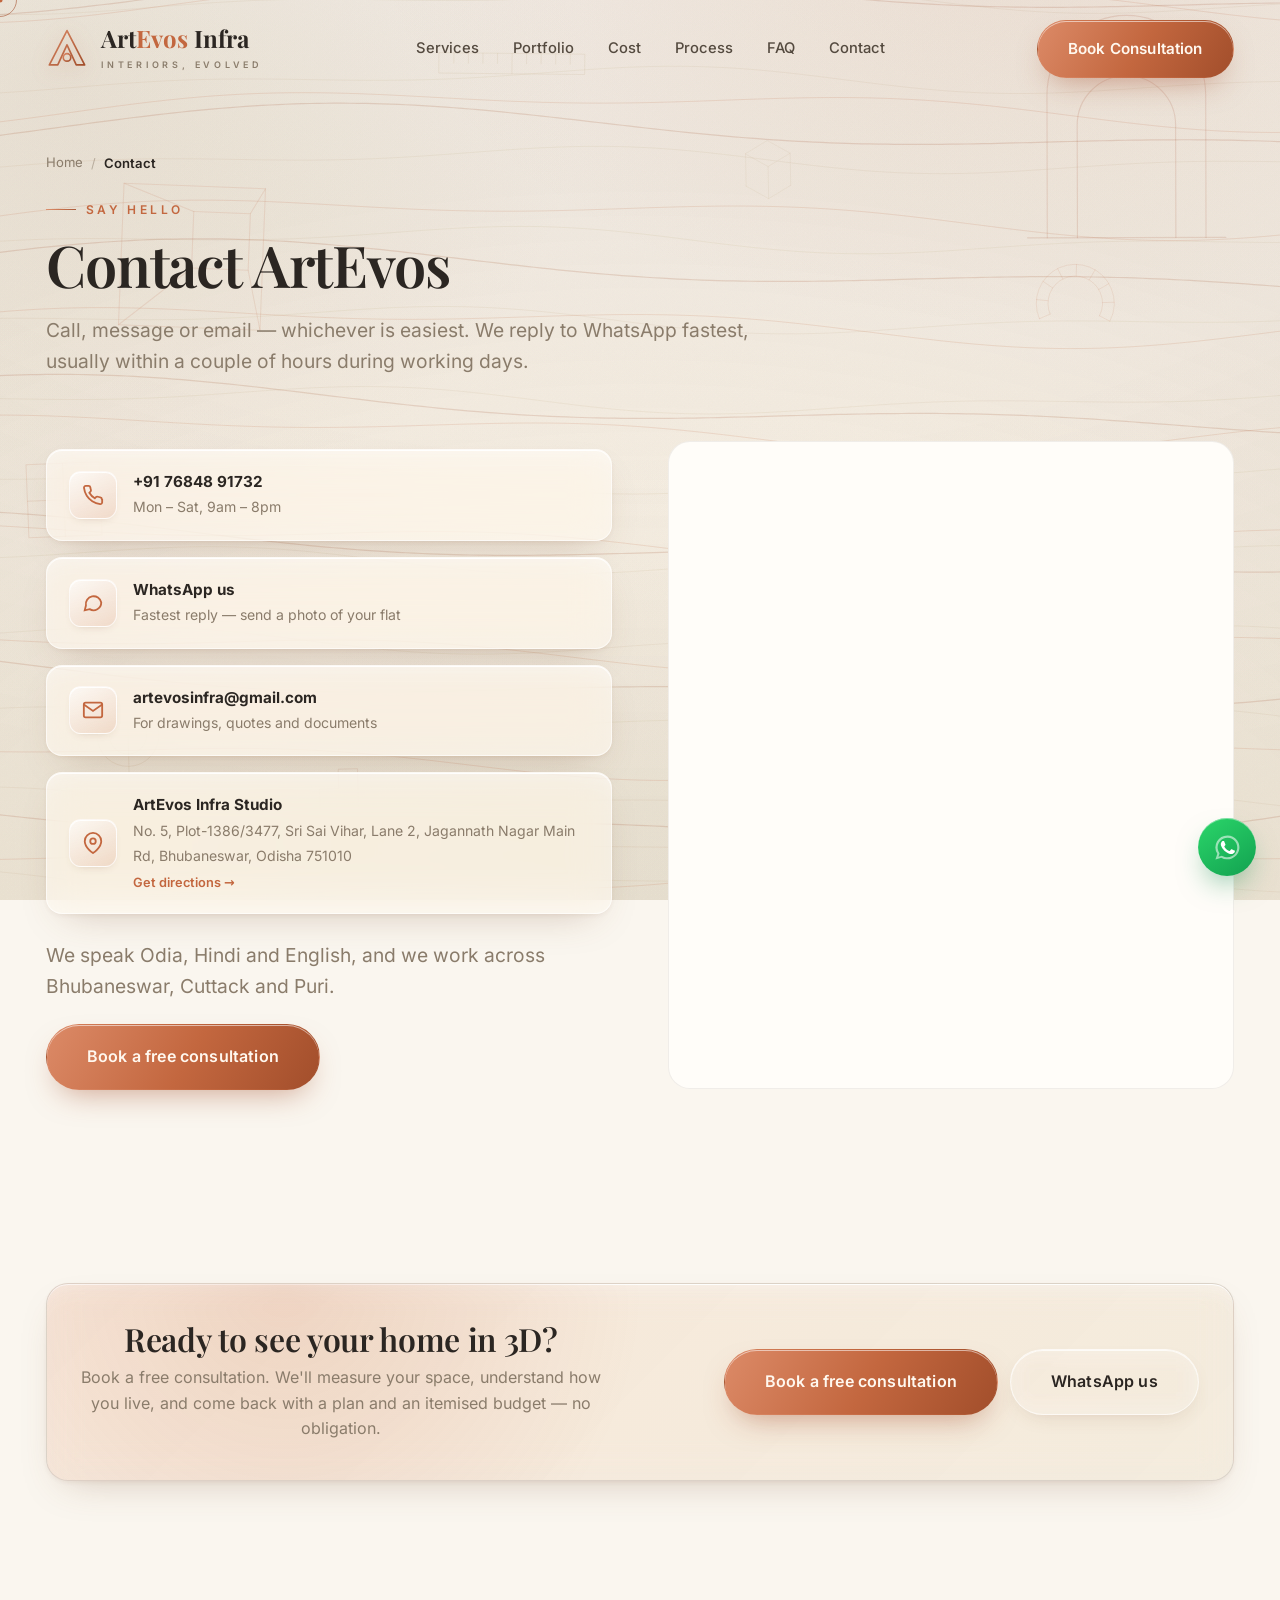
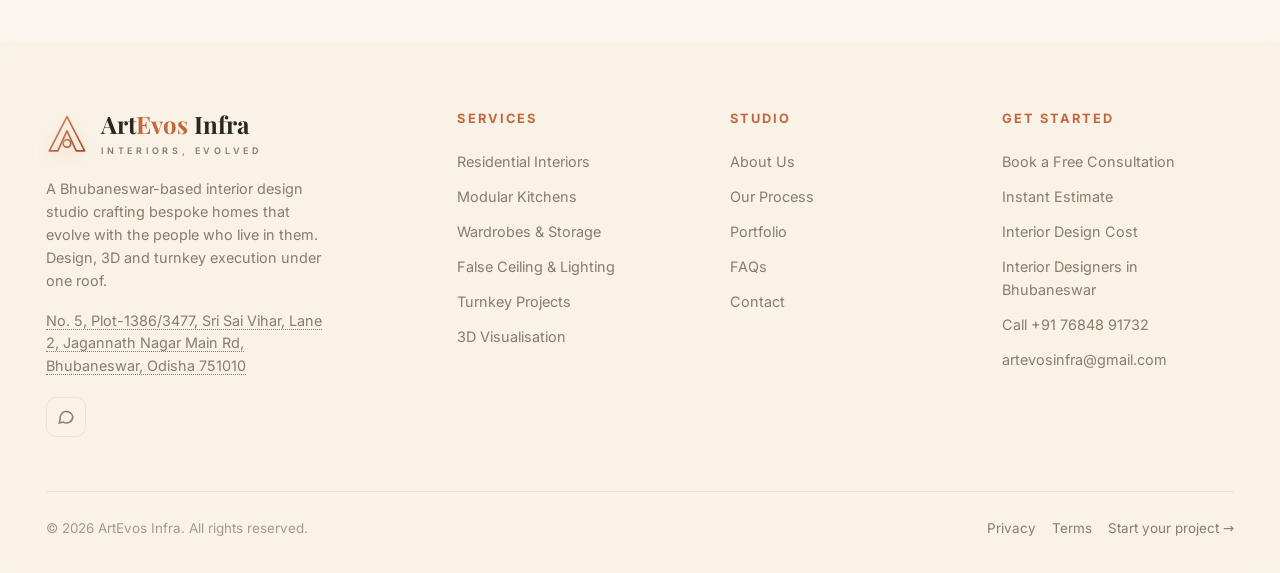
<file: contact/index.html>
<!DOCTYPE html>
<html lang="en-IN">
<head>
<meta charset="UTF-8">
<meta name="viewport" content="width=device-width, initial-scale=1, viewport-fit=cover">
<meta http-equiv="Content-Security-Policy" content="default-src 'self'; base-uri 'none'; object-src 'none'; img-src 'self' data:; font-src 'self'; style-src 'self' 'unsafe-inline'; script-src 'self' 'sha256-vThlEGnzhW+fieN99WHOUDFlzfoE88LylxT/THbdHos='; connect-src 'self' https:; frame-src https://www.openstreetmap.org; form-action 'self' https://wa.me; upgrade-insecure-requests;">
<meta name="referrer" content="strict-origin-when-cross-origin">
<title>Contact ArtEvos | Interior Designers in Bhubaneswar</title>
<meta name="description" content="Call +91 76848 91732, WhatsApp or email artevosinfra@gmail.com. ArtEvos Infra, Bhubaneswar — free consultation for home interiors.">
<link rel="canonical" href="https://artevosinfra.in/contact/">
<meta name="robots" content="index,follow,max-image-preview:large,max-snippet:-1,max-video-preview:-1">
<meta name="theme-color" content="#faf6ef">
<meta name="author" content="ArtEvos Infra">
<meta name="geo.region" content="IN-OR">
<meta name="geo.placename" content="Bhubaneswar">
<meta name="geo.position" content="20.2985;85.8575">
<meta name="ICBM" content="20.2985, 85.8575">
<meta property="og:type" content="website">
<meta property="og:site_name" content="ArtEvos Infra">
<meta property="og:locale" content="en_IN">
<meta property="og:url" content="https://artevosinfra.in/contact/">
<meta property="og:title" content="Contact ArtEvos Infra">
<meta property="og:description" content="Call +91 76848 91732, WhatsApp or email artevosinfra@gmail.com. ArtEvos Infra, Bhubaneswar — free consultation for home interiors.">
<meta property="og:image" content="https://artevosinfra.in/assets/img/og-artevos.jpg">
<meta property="og:image:width" content="1200">
<meta property="og:image:height" content="630">
<meta property="og:image:alt" content="ArtEvos Infra — interior design in Bhubaneswar">
<meta name="twitter:card" content="summary_large_image">
<meta name="twitter:title" content="Contact ArtEvos Infra">
<meta name="twitter:description" content="Call +91 76848 91732, WhatsApp or email artevosinfra@gmail.com. ArtEvos Infra, Bhubaneswar — free consultation for home interiors.">
<meta name="twitter:image" content="https://artevosinfra.in/assets/img/og-artevos.jpg">
<link rel="icon" href="/favicon.ico" sizes="32x32">
<link rel="icon" href="/favicon.svg" type="image/svg+xml">
<link rel="apple-touch-icon" href="/apple-touch-icon.png">
<link rel="manifest" href="/manifest.webmanifest">
<meta name="apple-mobile-web-app-capable" content="yes">
<meta name="mobile-web-app-capable" content="yes">
<meta name="apple-mobile-web-app-title" content="ArtEvos Infra">
<meta name="format-detection" content="telephone=no">
<link rel="preload" href="/assets/fonts/inter-var.woff2" as="font" type="font/woff2" crossorigin>
<link rel="preload" href="/assets/fonts/playfair-var.woff2" as="font" type="font/woff2" crossorigin>
<link rel="stylesheet" href="/assets/css/site.css?v=0920024994">
<script type="application/ld+json">{"@context":"https://schema.org","@graph":[{"@type":["InteriorDesigner","LocalBusiness","HomeAndConstructionBusiness"],"@id":"https://artevosinfra.in/#studio","name":"ArtEvos Infra","alternateName":"ArtEvos Infra","url":"https://artevosinfra.in/","description":"Interior design studio in Bhubaneswar offering full-home residential design, modular kitchens, wardrobes, false ceiling and lighting, photoreal 3D visualisation and turnkey execution.","image":"https://artevosinfra.in/assets/img/og-artevos.jpg","logo":"https://artevosinfra.in/assets/img/icon-512.png","telephone":"+917684891732","email":"artevosinfra@gmail.com","priceRange":"₹₹","currenciesAccepted":"INR","address":{"@type":"PostalAddress","addressLocality":"Bhubaneswar","addressRegion":"Odisha","postalCode":"751010","addressCountry":"IN","streetAddress":"No. 5, Plot-1386/3477, Sri Sai Vihar, Lane 2, Jagannath Nagar Main Rd"},"geo":{"@type":"GeoCoordinates","latitude":"20.2985","longitude":"85.8575"},"openingHoursSpecification":[{"@type":"OpeningHoursSpecification","dayOfWeek":["Monday","Tuesday","Wednesday","Thursday","Friday","Saturday"],"opens":"09:00","closes":"20:00"}],"areaServed":[{"@type":"City","name":"Bhubaneswar"},{"@type":"City","name":"Cuttack"},{"@type":"City","name":"Puri"},{"@type":"State","name":"Odisha"}],"knowsLanguage":["en","hi","or"],"hasOfferCatalog":{"@type":"OfferCatalog","name":"Interior design services","itemListElement":[{"@type":"Offer","itemOffered":{"@type":"Service","name":"Residential Interiors","url":"https://artevosinfra.in/services/residential-interior-design/"}},{"@type":"Offer","itemOffered":{"@type":"Service","name":"Modular Kitchens","url":"https://artevosinfra.in/services/modular-kitchen-design/"}},{"@type":"Offer","itemOffered":{"@type":"Service","name":"Wardrobes & Storage","url":"https://artevosinfra.in/services/wardrobe-and-storage-design/"}},{"@type":"Offer","itemOffered":{"@type":"Service","name":"False Ceiling & Lighting","url":"https://artevosinfra.in/services/false-ceiling-and-lighting/"}},{"@type":"Offer","itemOffered":{"@type":"Service","name":"Turnkey Projects","url":"https://artevosinfra.in/services/turnkey-interior-projects/"}},{"@type":"Offer","itemOffered":{"@type":"Service","name":"3D Visualisation","url":"https://artevosinfra.in/services/3d-interior-visualisation/"}}]}},{"@type":"WebSite","@id":"https://artevosinfra.in/#website","url":"https://artevosinfra.in/","name":"ArtEvos Infra","inLanguage":"en-IN","publisher":{"@id":"https://artevosinfra.in/#studio"}},{"@type":"BreadcrumbList","itemListElement":[{"@type":"ListItem","position":1,"name":"Home","item":"https://artevosinfra.in/"},{"@type":"ListItem","position":2,"name":"Contact"}]},{"@type":"ContactPage","url":"https://artevosinfra.in/contact/","about":{"@id":"https://artevosinfra.in/#studio"}}]}</script>
</head>
<body>
<a class="skip-link" href="#main">Skip to content</a>
<div class="bg-field"></div>
<canvas class="bg-canvas" id="bgfx" aria-hidden="true"></canvas>
<div class="bg-grain"></div>
<div class="bg-vignette" aria-hidden="true"></div>

<div class="preload" id="preload">
  <svg class="mono" viewBox="0 0 100 100" fill="none" aria-hidden="true">
    <defs><linearGradient id="plg" x1="0" y1="0" x2="1" y2="1"><stop offset="0" stop-color="#dc8a67"/><stop offset="1" stop-color="#a24e2b"/></linearGradient></defs>
    <path d="M50 6 L92 88 H72 L50 40 L28 88 H8 Z" stroke="url(#plg)" stroke-width="3" stroke-linejoin="round"/>
    <circle cx="50" cy="70" r="9" stroke="url(#plg)" stroke-width="3"/>
  </svg>
  <div class="pl-word">ArtEvos</div>
</div>

<div class="progress" id="progress"></div>
<div class="cursor" id="cursor"></div>
<div class="cursor-dot" id="cursorDot"></div>

<header class="nav" id="nav">
  <div class="container nav-inner">
    <a href="/" class="brand" aria-label="ArtEvos Infra — home">
      <svg class="mono" viewBox="0 0 100 100" fill="none" aria-hidden="true"><defs><linearGradient id="blg" x1="0" y1="0" x2="1" y2="1"><stop offset="0" stop-color="#dc8a67"/><stop offset="1" stop-color="#a24e2b"/></linearGradient></defs><path d="M50 6 L92 88 H72 L50 40 L28 88 H8 Z" stroke="url(#blg)" stroke-width="4" stroke-linejoin="round"/><circle cx="50" cy="70" r="9" stroke="url(#blg)" stroke-width="4"/></svg>
      <span><span class="brand-name">Art<b>Evos</b><span class="brand-infra">&nbsp;Infra</span></span><span class="brand-sub">Interiors, Evolved</span></span>
    </a>
    <nav class="nav-links" aria-label="Primary"><a href="/#services">Services</a><a href="/#portfolio">Portfolio</a><a href="/interior-design-cost-in-bhubaneswar/">Cost</a><a href="/#process">Process</a><a href="/#faq">FAQ</a><a href="/contact/">Contact</a></nav>
    <div class="nav-cta">
      <a href="/#booking" class="btn btn-gold" data-cursor>Book Consultation</a>
      <button class="burger" id="burger" aria-label="Open menu" aria-controls="mobileMenu" aria-expanded="false"><span></span><span></span><span></span></button>
    </div>
  </div>
</header>

<div class="mobile-menu" id="mobileMenu" aria-hidden="true">
  <a href="/#services">Services</a><a href="/#portfolio">Portfolio</a><a href="/interior-design-cost-in-bhubaneswar/">Cost</a><a href="/#process">Process</a><a href="/#faq">FAQ</a><a href="/contact/">Contact</a>
  <a href="/#booking" class="btn btn-gold">Book Consultation</a>
</div>

<main id="main">
<section class="page-hero">
  <div class="container">
    <nav class="crumbs" aria-label="Breadcrumb"><a href="/">Home</a><span class="sep" aria-hidden="true">/</span><span aria-current="page">Contact</span></nav>
    <span class="eyebrow">Say hello</span>
    <h1>Contact ArtEvos</h1>
    <p class="lead">Call, message or email — whichever is easiest. We reply to WhatsApp fastest, usually within a couple of hours during working days.</p>
  </div>
</section>

<section class="section" style="padding-top:10px"><div class="container">
  <div class="contact-grid">
    <div>
      <div class="contact-cards">
        <a class="contact-card" href="tel:+917684891732"><span class="ci"><svg width="22" height="22" viewBox="0 0 24 24" fill="none" stroke="currentColor" stroke-width="2"><path d="M22 16.9v3a2 2 0 0 1-2.2 2 19.8 19.8 0 0 1-8.6-3 19.5 19.5 0 0 1-6-6 19.8 19.8 0 0 1-3-8.6A2 2 0 0 1 4.1 2h3a2 2 0 0 1 2 1.7c.1.9.3 1.8.6 2.6a2 2 0 0 1-.5 2.1L8 9.6a16 16 0 0 0 6 6l1.2-1.2a2 2 0 0 1 2.1-.5c.8.3 1.7.5 2.6.6a2 2 0 0 1 1.7 2z"/></svg></span><div><b>+91 76848 91732</b><span>Mon &ndash; Sat, 9am &ndash; 8pm</span></div></a>
        <a class="contact-card" href="https://wa.me/917656850169" target="_blank" rel="noopener noreferrer"><span class="ci"><svg width="22" height="22" viewBox="0 0 24 24" fill="none" stroke="currentColor" stroke-width="2"><path d="M21 11.5a8.4 8.4 0 0 1-12.7 7.2L3 20l1.3-5.2A8.4 8.4 0 1 1 21 11.5z"/></svg></span><div><b>WhatsApp us</b><span>Fastest reply &mdash; send a photo of your flat</span></div></a>
        <a class="contact-card" href="mailto:artevosinfra@gmail.com"><span class="ci"><svg width="22" height="22" viewBox="0 0 24 24" fill="none" stroke="currentColor" stroke-width="2"><rect x="2" y="4" width="20" height="16" rx="2"/><path d="M22 6l-10 7L2 6"/></svg></span><div><b>artevosinfra@gmail.com</b><span>For drawings, quotes and documents</span></div></a>
        <a class="contact-card" href="https://www.google.com/maps/search/?api=1&query=ArtEvos%20Infra%2C%20No.%205%2C%20Plot-1386/3477%2C%20Sri%20Sai%20Vihar%2C%20Lane%202%2C%20Jagannath%20Nagar%20Main%20Rd%2C%20Bhubaneswar%2C%20Odisha%20751010" target="_blank" rel="noopener noreferrer"><span class="ci"><svg width="22" height="22" viewBox="0 0 24 24" fill="none" stroke="currentColor" stroke-width="2"><path d="M21 10c0 7-9 13-9 13s-9-6-9-13a9 9 0 0 1 18 0z"/><circle cx="12" cy="10" r="3"/></svg></span><div><b>ArtEvos Infra Studio</b><span>No. 5, Plot-1386/3477, Sri Sai Vihar, Lane 2, Jagannath Nagar Main Rd, Bhubaneswar, Odisha 751010</span><span class="dir-link">Get directions &rarr;</span></div></a>
      </div>
      <p class="lead" style="margin-top:26px">We speak Odia, Hindi and English, and we work across Bhubaneswar, Cuttack and Puri.</p>
      <div class="hero-actions" style="margin-top:22px">
        <a href="/#booking" class="btn btn-gold btn-lg" data-cursor>Book a free consultation</a>
      </div>
    </div>
    <div class="map-frame">
      <iframe title="ArtEvos studio location in Bhubaneswar" src="https://www.openstreetmap.org/export/embed.html?bbox=85.8455%2C20.2901%2C85.8695%2C20.3069&amp;layer=mapnik&amp;marker=20.2985%2C85.8575" loading="lazy" referrerpolicy="no-referrer" allowfullscreen></iframe>
    </div>
  </div>
</div></section>
<section class="section" style="padding-top:10px"><div class="container"><div class="cta-band">
      <div><h2>Ready to see your home in 3D?</h2><p>Book a free consultation. We'll measure your space, understand how you live, and come back with a plan and an itemised budget — no obligation.</p></div>
      <div class="cta-actions">
        <a href="/#booking" class="btn btn-gold btn-lg">Book a free consultation</a>
        <a href="https://wa.me/917656850169" class="btn btn-ghost btn-lg" target="_blank" rel="noopener noreferrer">WhatsApp us</a>
      </div></div></div></section>
</main>
<footer>
  <div class="container">
    <div class="foot-grid">
      <div class="foot-brand">
        <a href="/" class="brand">
          <svg class="mono" viewBox="0 0 100 100" fill="none" aria-hidden="true"><defs><linearGradient id="flg" x1="0" y1="0" x2="1" y2="1"><stop offset="0" stop-color="#dc8a67"/><stop offset="1" stop-color="#a24e2b"/></linearGradient></defs><path d="M50 6 L92 88 H72 L50 40 L28 88 H8 Z" stroke="url(#flg)" stroke-width="4" stroke-linejoin="round"/><circle cx="50" cy="70" r="9" stroke="url(#flg)" stroke-width="4"/></svg>
          <span><span class="brand-name">Art<b>Evos</b><span class="brand-infra">&nbsp;Infra</span></span><span class="brand-sub">Interiors, Evolved</span></span>
        </a>
        <p>A Bhubaneswar-based interior design studio crafting bespoke homes that evolve with the people who live in them. Design, 3D and turnkey execution under one roof.</p>
        <p class="foot-addr"><a href="https://www.google.com/maps/search/?api=1&amp;query=ArtEvos%20Infra%2C%20No.%205%2C%20Plot-1386/3477%2C%20Sri%20Sai%20Vihar%2C%20Lane%202%2C%20Jagannath%20Nagar%20Main%20Rd%2C%20Bhubaneswar%2C%20Odisha%20751010" target="_blank" rel="noopener noreferrer">No. 5, Plot-1386/3477, Sri Sai Vihar, Lane 2, Jagannath Nagar Main Rd, Bhubaneswar, Odisha 751010</a></p>
        <div class="socials"><a href="https://wa.me/917656850169" target="_blank" rel="noopener noreferrer" aria-label="Chat with ArtEvos on WhatsApp"><svg width="18" height="18" viewBox="0 0 24 24" fill="none" stroke="currentColor" stroke-width="2"><path d="M21 11.5a8.4 8.4 0 0 1-12.7 7.2L3 20l1.3-5.2A8.4 8.4 0 1 1 21 11.5z"/></svg></a></div>
      </div>
      <div class="foot-col">
        <h4>Services</h4>
        <a href="/services/residential-interior-design/">Residential Interiors</a><a href="/services/modular-kitchen-design/">Modular Kitchens</a><a href="/services/wardrobe-and-storage-design/">Wardrobes & Storage</a><a href="/services/false-ceiling-and-lighting/">False Ceiling & Lighting</a><a href="/services/turnkey-interior-projects/">Turnkey Projects</a><a href="/services/3d-interior-visualisation/">3D Visualisation</a>
      </div>
      <div class="foot-col">
        <h4>Studio</h4>
        <a href="/#about">About Us</a>
        <a href="/#process">Our Process</a>
        <a href="/#portfolio">Portfolio</a>
        <a href="/#faq">FAQs</a>
        <a href="/contact/">Contact</a>
      </div>
      <div class="foot-col">
        <h4>Get Started</h4>
        <a href="/#booking">Book a Free Consultation</a>
        <a href="/#estimate">Instant Estimate</a>
        <a href="/interior-design-cost-in-bhubaneswar/">Interior Design Cost</a>
        <a href="/interior-designers-in-bhubaneswar/">Interior Designers in Bhubaneswar</a>
        <a href="tel:+917684891732">Call +91 76848 91732</a>
        <a href="mailto:artevosinfra@gmail.com">artevosinfra@gmail.com</a>
      </div>
    </div>
    <div class="foot-bottom">
      <span>&copy; 2026 ArtEvos Infra. All rights reserved.</span>
      <span class="foot-legal"><a href="/privacy/">Privacy</a><a href="/terms/">Terms</a><a href="/#booking">Start your project &rarr;</a></span>
    </div>
  </div>
</footer>

<a class="wa-fab" id="waFab" href="https://wa.me/917656850169" target="_blank" rel="noopener noreferrer" aria-label="Chat with ArtEvos Infra on WhatsApp">
  <span class="wa-ic"><svg viewBox="0 0 24 24" fill="currentColor" aria-hidden="true"><path d="M17.5 14.4c-.3-.15-1.7-.84-1.96-.94-.26-.1-.45-.15-.64.15-.19.29-.74.94-.9 1.13-.17.19-.33.21-.62.07-.29-.15-1.22-.45-2.33-1.44-.86-.77-1.44-1.72-1.6-2-.17-.29-.02-.45.13-.6.13-.13.29-.33.43-.5.15-.17.19-.29.29-.48.1-.19.05-.36-.02-.5-.07-.15-.64-1.55-.88-2.12-.23-.56-.47-.48-.64-.49l-.55-.01c-.19 0-.5.07-.76.36-.26.29-1 .98-1 2.38s1.02 2.76 1.17 2.95c.15.19 2.02 3.08 4.9 4.32.68.29 1.22.47 1.63.6.69.22 1.31.19 1.8.11.55-.08 1.7-.69 1.94-1.36.24-.67.24-1.24.17-1.36-.07-.12-.26-.19-.55-.34z"/><path d="M12 2a9.9 9.9 0 0 0-8.4 15.2L2 22l4.9-1.6A9.9 9.9 0 1 0 12 2zm0 18.1c-1.5 0-3-.4-4.3-1.16l-.3-.18-2.9.95.95-2.83-.2-.32A8.1 8.1 0 1 1 12 20.1z" opacity=".55"/></svg></span>
  <span class="wa-lb">Chat with us</span>
</a>

<button class="to-top" id="toTop" aria-label="Back to top">
  <svg width="18" height="18" viewBox="0 0 24 24" fill="none" stroke="currentColor" stroke-width="2.4"><path d="M12 19V5M5 12l7-7 7 7"/></svg>
</button>

<nav class="mobile-actions" id="mobileActions" aria-label="Quick actions">
  <a href="tel:+917684891732" class="ma-call"><svg viewBox="0 0 24 24" fill="none" stroke="currentColor" stroke-width="2"><path d="M22 16.9v3a2 2 0 0 1-2.2 2 19.8 19.8 0 0 1-8.6-3 19.5 19.5 0 0 1-6-6 19.8 19.8 0 0 1-3-8.6A2 2 0 0 1 4.1 2h3a2 2 0 0 1 2 1.7c.1.9.3 1.8.6 2.6a2 2 0 0 1-.5 2.1L8 9.6a16 16 0 0 0 6 6l1.2-1.2a2 2 0 0 1 2.1-.5c.8.3 1.7.5 2.6.6a2 2 0 0 1 1.7 2z"/></svg>Call</a>
  <a href="https://wa.me/917656850169" class="ma-wa" target="_blank" rel="noopener noreferrer"><svg viewBox="0 0 24 24" fill="none" stroke="currentColor" stroke-width="2"><path d="M21 11.5a8.4 8.4 0 0 1-12.7 7.2L3 20l1.3-5.2A8.4 8.4 0 1 1 21 11.5z"/></svg>WhatsApp</a>
  <a href="/#booking" class="ma-book"><svg viewBox="0 0 24 24" fill="none" stroke="currentColor" stroke-width="2"><path d="M8 2v4M16 2v4M3 10h18M5 6h14a2 2 0 0 1 2 2v12a2 2 0 0 1-2 2H5a2 2 0 0 1-2-2V8a2 2 0 0 1 2-2z"/></svg>Book free visit</a>
</nav>

<script src="/assets/js/site.js?v=0920024994" defer></script>
</body>
</html>
</file>
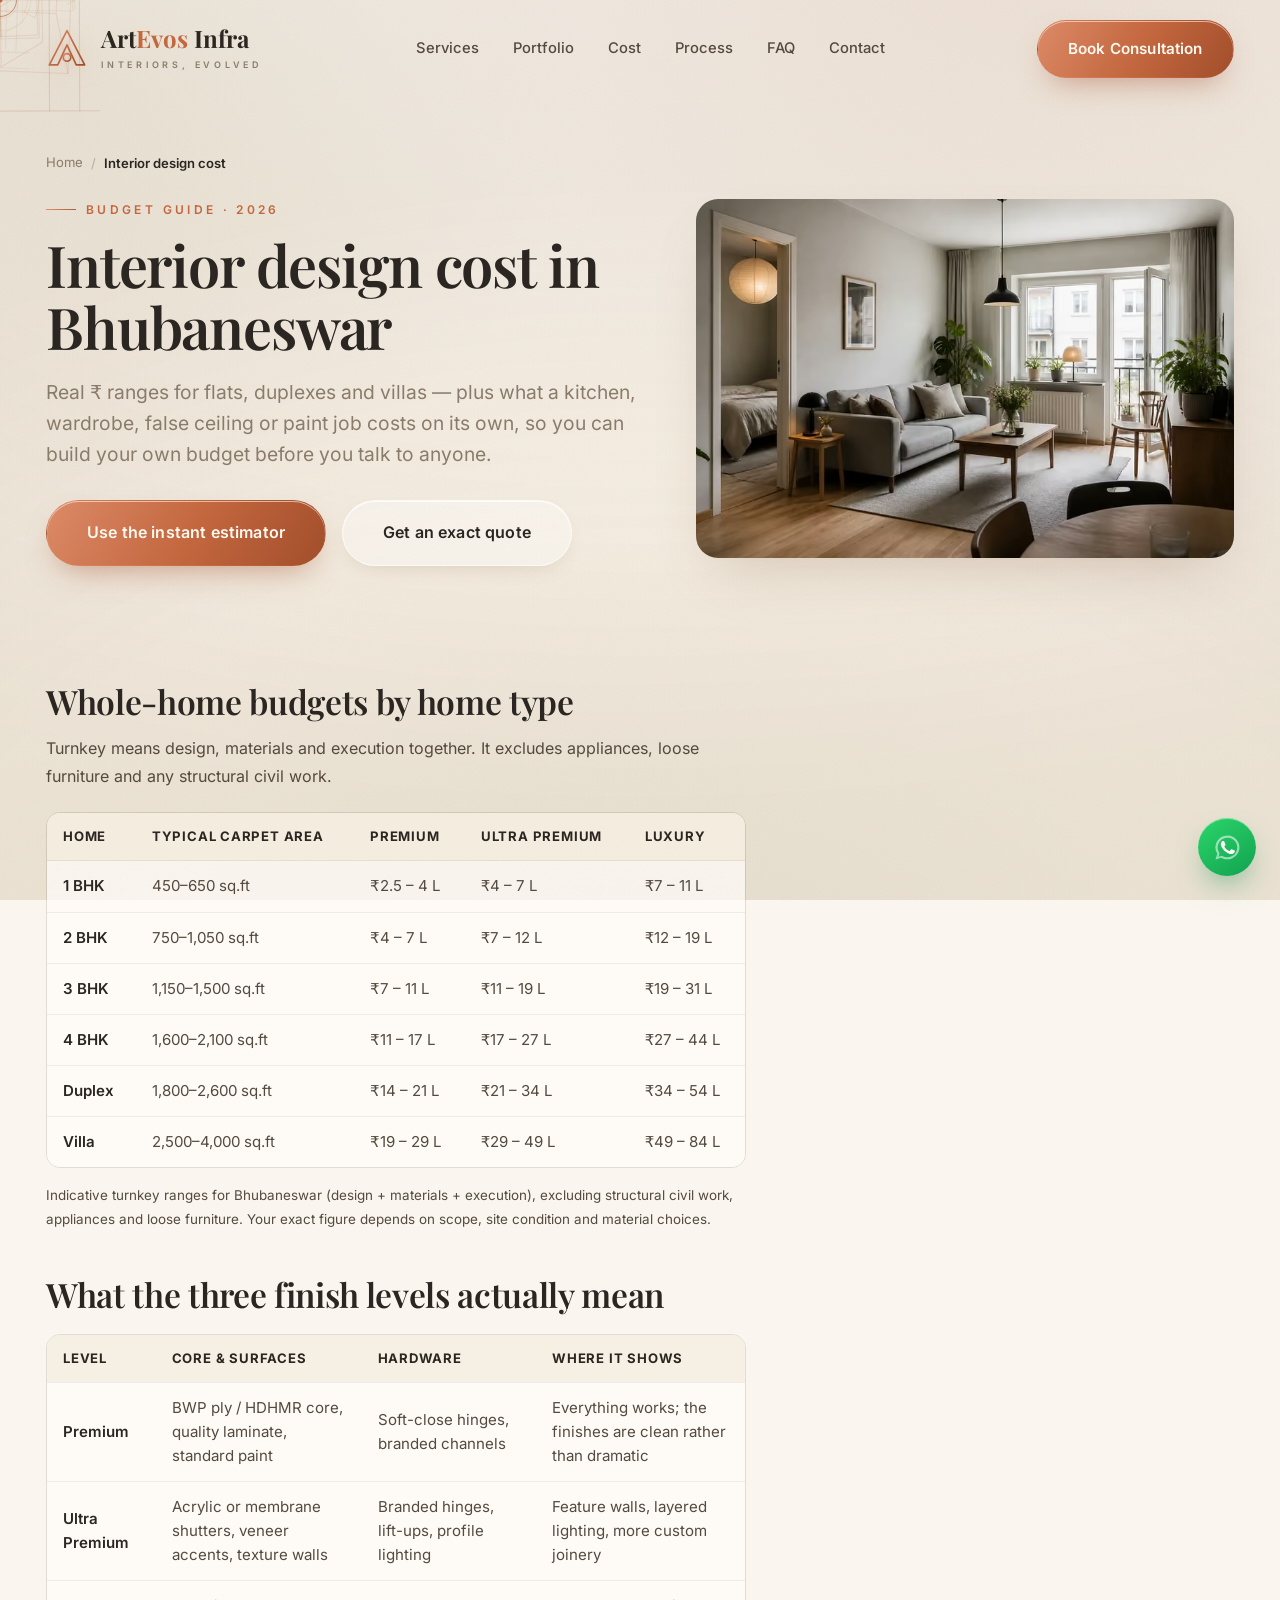
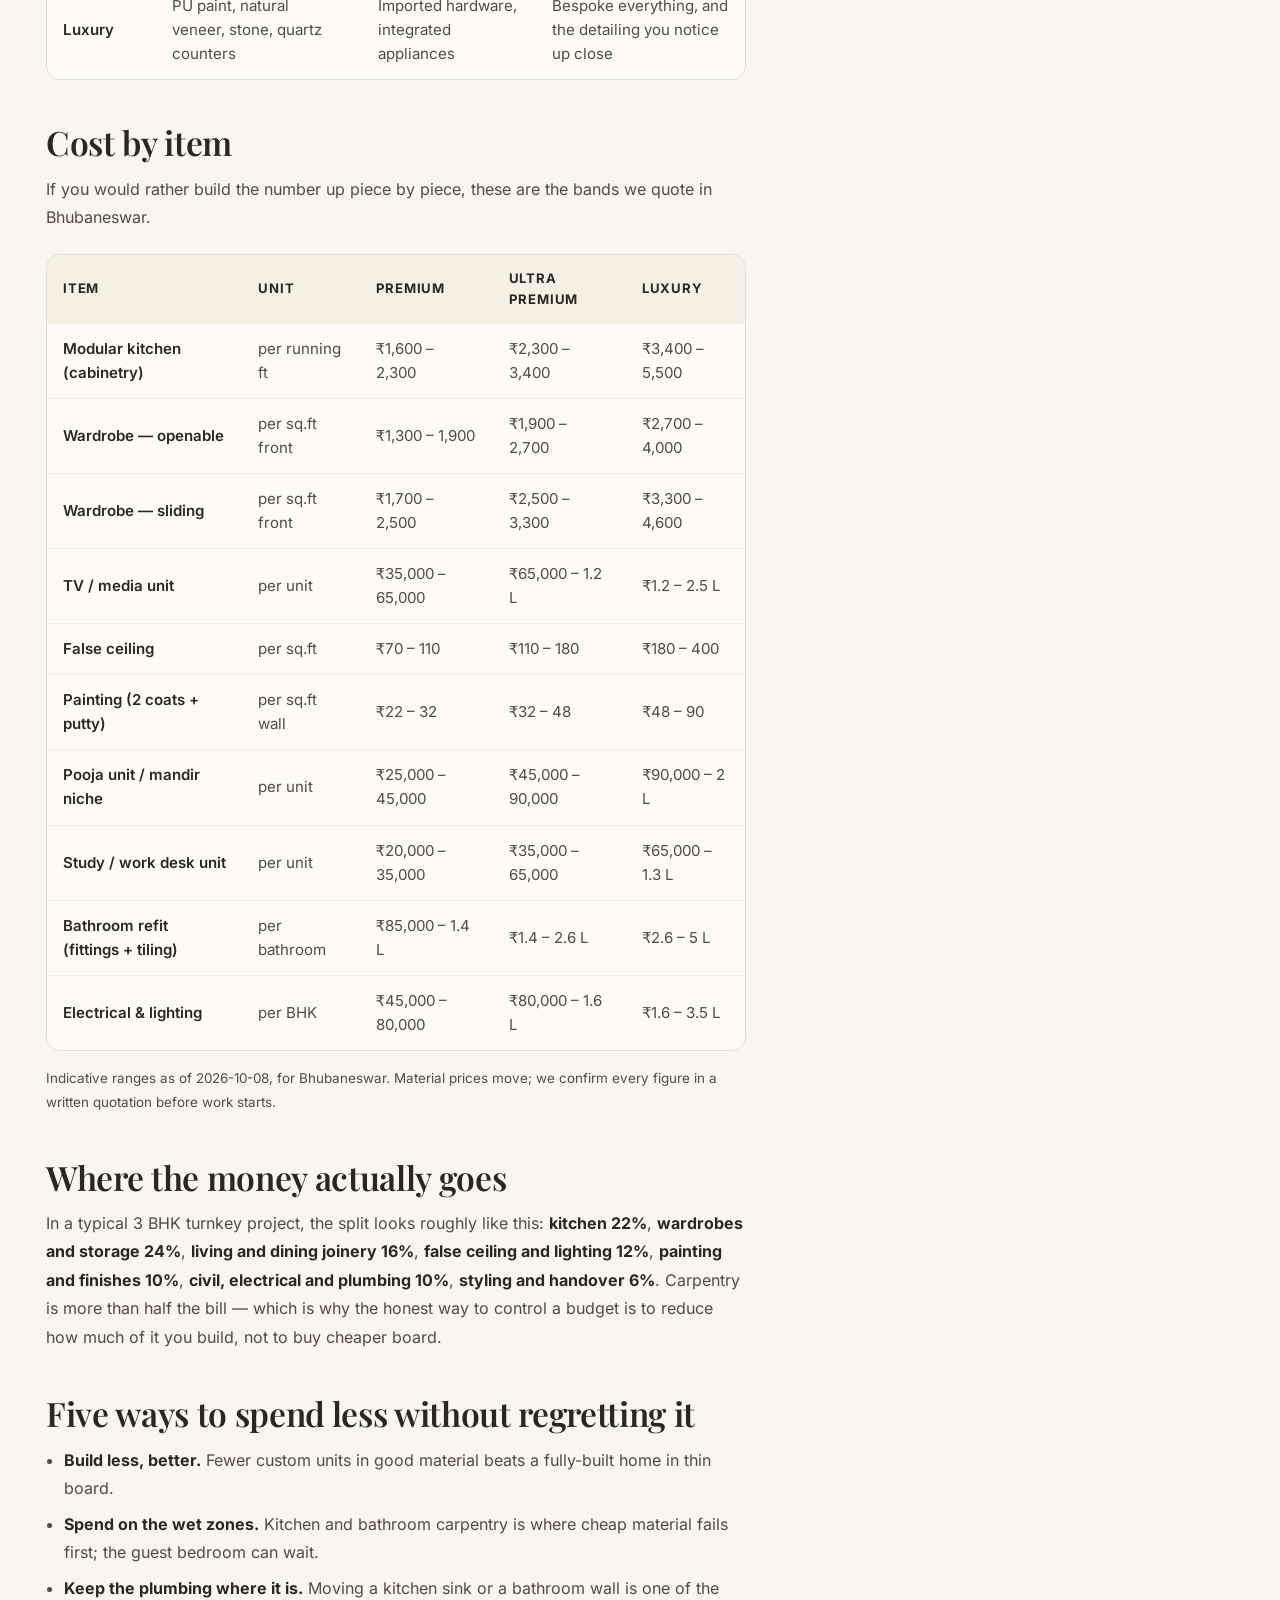
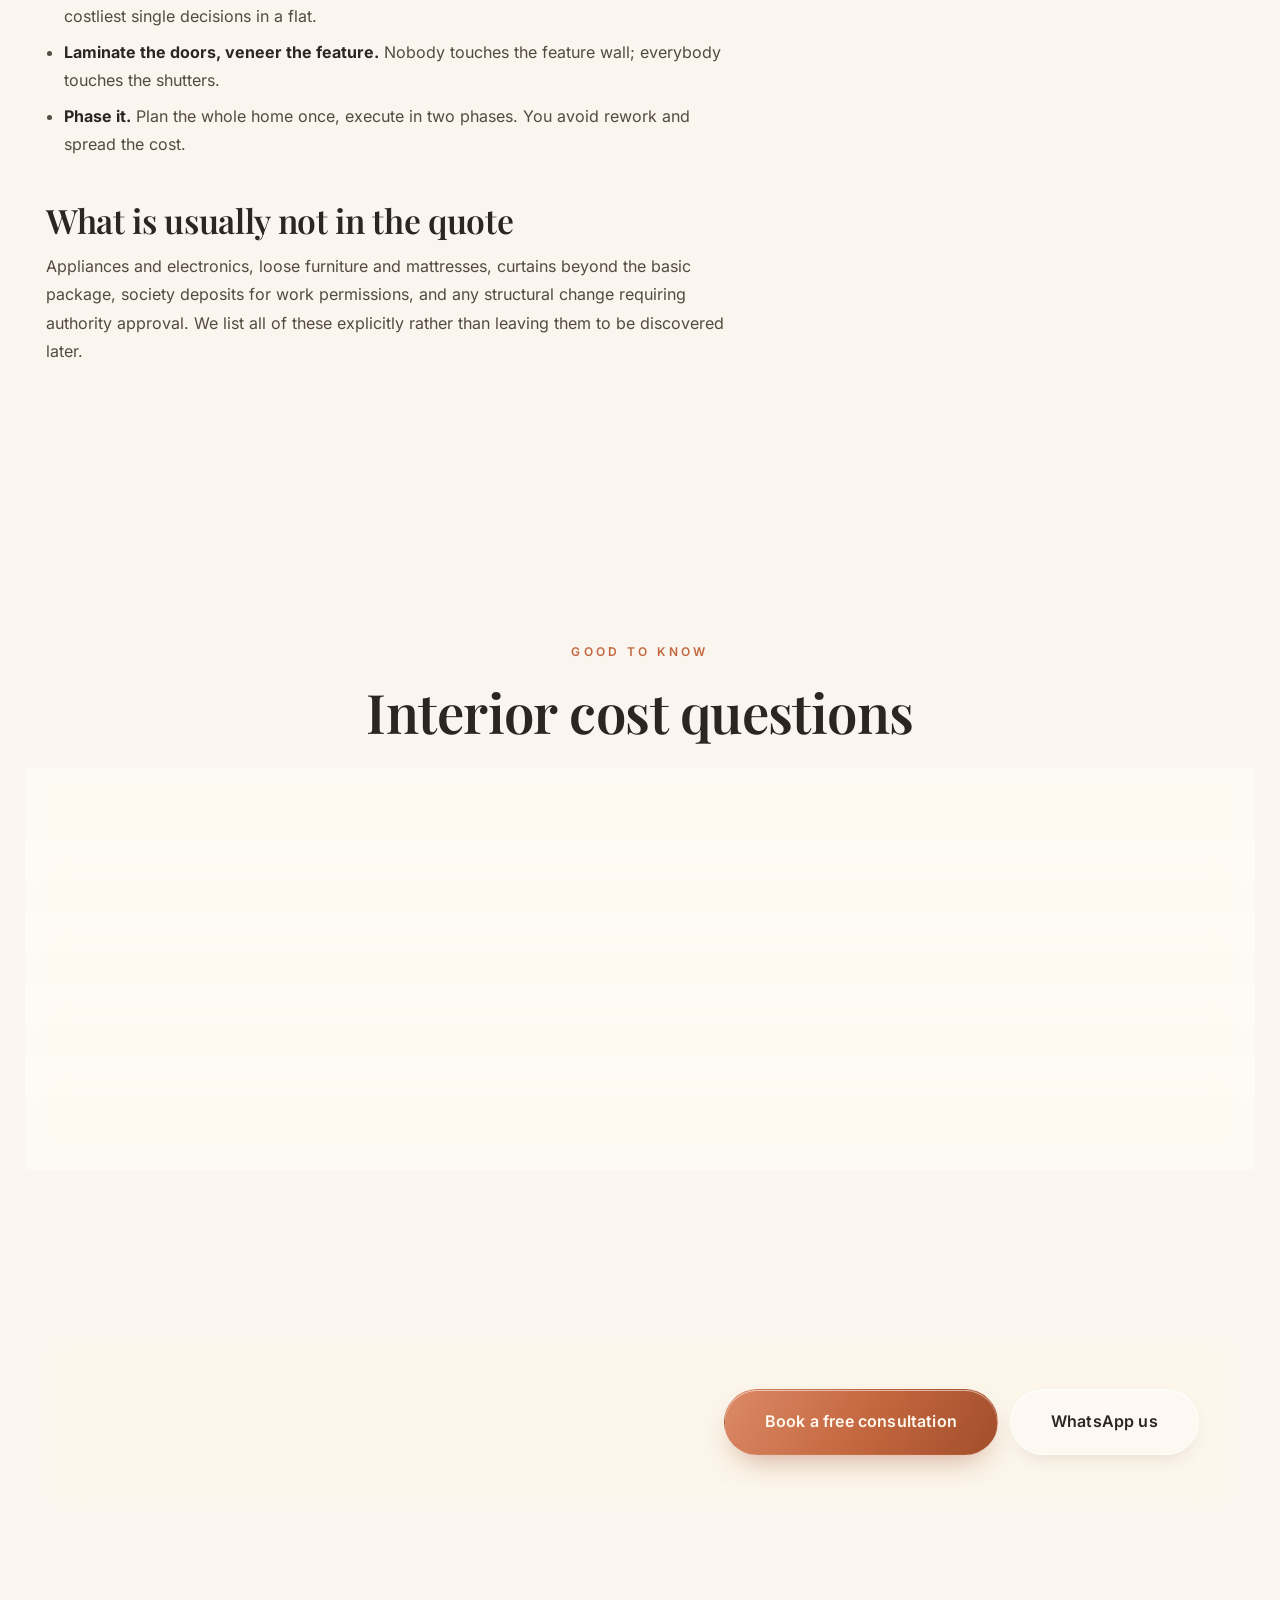
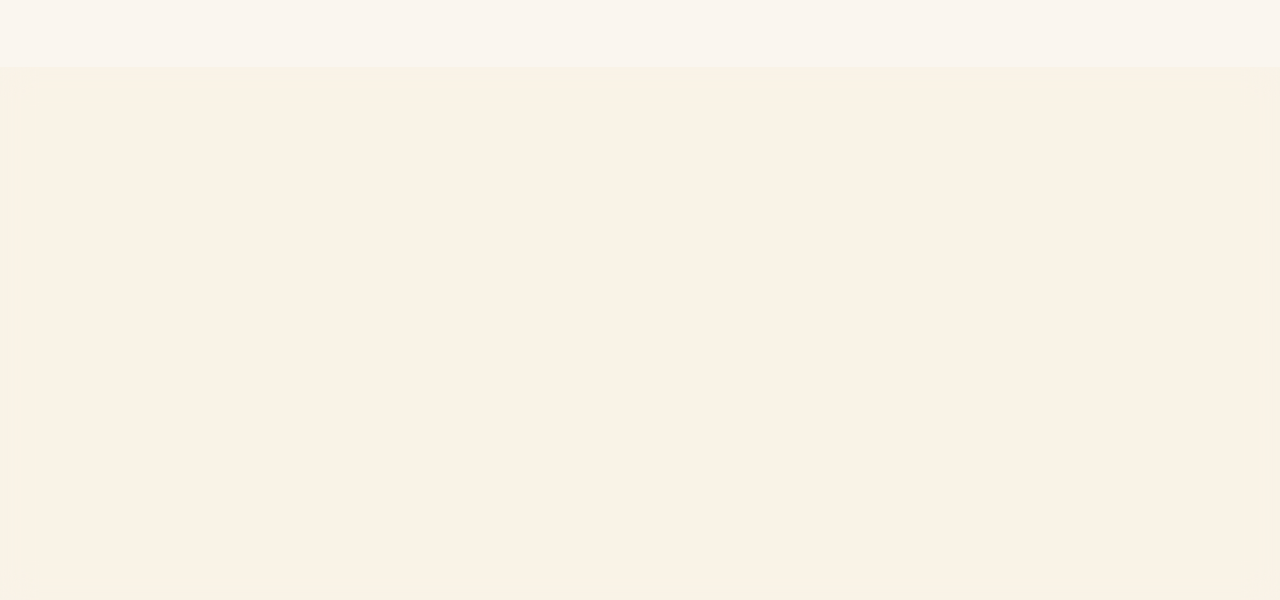
<file: interior-design-cost-in-bhubaneswar/index.html>
<!DOCTYPE html>
<html lang="en-IN">
<head>
<meta charset="UTF-8">
<meta name="viewport" content="width=device-width, initial-scale=1, viewport-fit=cover">
<meta http-equiv="Content-Security-Policy" content="default-src 'self'; base-uri 'none'; object-src 'none'; img-src 'self' data:; font-src 'self'; style-src 'self' 'unsafe-inline'; script-src 'self' 'sha256-DrBnhu+bAKMFEcyvF0ZDDs/mNFc2mAUl87a5THGvLdI='; connect-src 'self' https:; frame-src https://www.openstreetmap.org; form-action 'self' https://wa.me; upgrade-insecure-requests;">
<meta name="referrer" content="strict-origin-when-cross-origin">
<title>Interior Design Cost in Bhubaneswar (2026 Price Guide)</title>
<meta name="description" content="What home interiors really cost in Bhubaneswar: turnkey ranges for 1–4 BHK, duplex and villa, plus per-item prices for kitchens and wardrobes.">
<link rel="canonical" href="https://artevosinfra.in/interior-design-cost-in-bhubaneswar/">
<meta name="robots" content="index,follow,max-image-preview:large,max-snippet:-1,max-video-preview:-1">
<meta name="theme-color" content="#faf6ef">
<meta name="author" content="ArtEvos Infra">
<meta name="geo.region" content="IN-OR">
<meta name="geo.placename" content="Bhubaneswar">
<meta name="geo.position" content="20.2985;85.8575">
<meta name="ICBM" content="20.2985, 85.8575">
<meta property="og:type" content="website">
<meta property="og:site_name" content="ArtEvos Infra">
<meta property="og:locale" content="en_IN">
<meta property="og:url" content="https://artevosinfra.in/interior-design-cost-in-bhubaneswar/">
<meta property="og:title" content="Interior design cost in Bhubaneswar — 2026 guide">
<meta property="og:description" content="What home interiors really cost in Bhubaneswar: turnkey ranges for 1–4 BHK, duplex and villa, plus per-item prices for kitchens and wardrobes.">
<meta property="og:image" content="https://artevosinfra.in/assets/img/og-artevos.jpg">
<meta property="og:image:width" content="1200">
<meta property="og:image:height" content="630">
<meta property="og:image:alt" content="ArtEvos Infra — interior design in Bhubaneswar">
<meta name="twitter:card" content="summary_large_image">
<meta name="twitter:title" content="Interior design cost in Bhubaneswar — 2026 guide">
<meta name="twitter:description" content="What home interiors really cost in Bhubaneswar: turnkey ranges for 1–4 BHK, duplex and villa, plus per-item prices for kitchens and wardrobes.">
<meta name="twitter:image" content="https://artevosinfra.in/assets/img/og-artevos.jpg">
<link rel="icon" href="/favicon.ico" sizes="32x32">
<link rel="icon" href="/favicon.svg" type="image/svg+xml">
<link rel="apple-touch-icon" href="/apple-touch-icon.png">
<link rel="manifest" href="/manifest.webmanifest">
<meta name="apple-mobile-web-app-capable" content="yes">
<meta name="mobile-web-app-capable" content="yes">
<meta name="apple-mobile-web-app-title" content="ArtEvos Infra">
<meta name="format-detection" content="telephone=no">
<link rel="preload" href="/assets/fonts/inter-var.woff2" as="font" type="font/woff2" crossorigin>
<link rel="preload" href="/assets/fonts/playfair-var.woff2" as="font" type="font/woff2" crossorigin>
<link rel="preload" as="image" fetchpriority="high" media="(min-width:900px)" href="/assets/img/scandinavian-living-room-pale-wood-1200.webp" imagesrcset="/assets/img/scandinavian-living-room-pale-wood-480.avif 480w, /assets/img/scandinavian-living-room-pale-wood-768.avif 768w, /assets/img/scandinavian-living-room-pale-wood-1200.avif 1200w, /assets/img/scandinavian-living-room-pale-wood-1536.avif 1536w" imagesizes="(max-width:900px) 92vw, 560px" type="image/avif">
<link rel="stylesheet" href="/assets/css/site.css?v=0920024994">
<script type="application/ld+json">{"@context":"https://schema.org","@graph":[{"@type":["InteriorDesigner","LocalBusiness","HomeAndConstructionBusiness"],"@id":"https://artevosinfra.in/#studio","name":"ArtEvos Infra","alternateName":"ArtEvos Infra","url":"https://artevosinfra.in/","description":"Interior design studio in Bhubaneswar offering full-home residential design, modular kitchens, wardrobes, false ceiling and lighting, photoreal 3D visualisation and turnkey execution.","image":"https://artevosinfra.in/assets/img/og-artevos.jpg","logo":"https://artevosinfra.in/assets/img/icon-512.png","telephone":"+917684891732","email":"artevosinfra@gmail.com","priceRange":"₹₹","currenciesAccepted":"INR","address":{"@type":"PostalAddress","addressLocality":"Bhubaneswar","addressRegion":"Odisha","postalCode":"751010","addressCountry":"IN","streetAddress":"No. 5, Plot-1386/3477, Sri Sai Vihar, Lane 2, Jagannath Nagar Main Rd"},"geo":{"@type":"GeoCoordinates","latitude":"20.2985","longitude":"85.8575"},"openingHoursSpecification":[{"@type":"OpeningHoursSpecification","dayOfWeek":["Monday","Tuesday","Wednesday","Thursday","Friday","Saturday"],"opens":"09:00","closes":"20:00"}],"areaServed":[{"@type":"City","name":"Bhubaneswar"},{"@type":"City","name":"Cuttack"},{"@type":"City","name":"Puri"},{"@type":"State","name":"Odisha"}],"knowsLanguage":["en","hi","or"],"hasOfferCatalog":{"@type":"OfferCatalog","name":"Interior design services","itemListElement":[{"@type":"Offer","itemOffered":{"@type":"Service","name":"Residential Interiors","url":"https://artevosinfra.in/services/residential-interior-design/"}},{"@type":"Offer","itemOffered":{"@type":"Service","name":"Modular Kitchens","url":"https://artevosinfra.in/services/modular-kitchen-design/"}},{"@type":"Offer","itemOffered":{"@type":"Service","name":"Wardrobes & Storage","url":"https://artevosinfra.in/services/wardrobe-and-storage-design/"}},{"@type":"Offer","itemOffered":{"@type":"Service","name":"False Ceiling & Lighting","url":"https://artevosinfra.in/services/false-ceiling-and-lighting/"}},{"@type":"Offer","itemOffered":{"@type":"Service","name":"Turnkey Projects","url":"https://artevosinfra.in/services/turnkey-interior-projects/"}},{"@type":"Offer","itemOffered":{"@type":"Service","name":"3D Visualisation","url":"https://artevosinfra.in/services/3d-interior-visualisation/"}}]}},{"@type":"WebSite","@id":"https://artevosinfra.in/#website","url":"https://artevosinfra.in/","name":"ArtEvos Infra","inLanguage":"en-IN","publisher":{"@id":"https://artevosinfra.in/#studio"}},{"@type":"BreadcrumbList","itemListElement":[{"@type":"ListItem","position":1,"name":"Home","item":"https://artevosinfra.in/"},{"@type":"ListItem","position":2,"name":"Interior design cost"}]},{"@type":"FAQPage","mainEntity":[{"@type":"Question","name":"How much does interior design cost in Bhubaneswar in 2026?","acceptedAnswer":{"@type":"Answer","text":"A 2 BHK turnkey interior typically costs ₹4–12 lakh and a 3 BHK ₹7–19 lakh, rising to ₹19–31 lakh at luxury finish. A 1 BHK starts around ₹2.5 lakh. The kitchen and wardrobes usually account for close to half the total."}},{"@type":"Question","name":"What is the cost per square foot for interiors?","acceptedAnswer":{"@type":"Answer","text":"As a rough guide, ₹900–1,400 per sq.ft of carpet area at premium finish, ₹1,400–2,200 at ultra premium and ₹2,200–3,600 at luxury. Per-sq-ft numbers are useful for a first sanity check only — the real figure depends on how much carpentry you need, not how much floor you have."}},{"@type":"Question","name":"What makes interior costs go up the most?","acceptedAnswer":{"@type":"Answer","text":"Custom carpentry, the kitchen, and material grade — in that order. Civil changes (moving walls, redoing bathrooms) and imported hardware are the other two big swings. Loose furniture and appliances are usually bought separately."}},{"@type":"Question","name":"Can I do interiors in phases to spread the cost?","acceptedAnswer":{"@type":"Answer","text":"Yes, and it is often the smarter route. We plan the whole home once — so the electrical and layout decisions are right — then execute in phases, usually kitchen and master bedroom first."}},{"@type":"Question","name":"Is EMI available for home interiors?","acceptedAnswer":{"@type":"Answer","text":"Payments are milestone-based rather than upfront, and we can connect you with no-cost and low-interest EMI options through finance partners. We do not lend ourselves."}}]},{"@type":"Article","headline":"Interior design cost in Bhubaneswar (2026 price guide)","datePublished":"2026-10-08","dateModified":"2026-10-08","author":{"@id":"https://artevosinfra.in/#studio"},"publisher":{"@id":"https://artevosinfra.in/#studio"},"mainEntityOfPage":"https://artevosinfra.in/interior-design-cost-in-bhubaneswar/"}]}</script>
</head>
<body>
<a class="skip-link" href="#main">Skip to content</a>
<div class="bg-field"></div>
<canvas class="bg-canvas" id="bgfx" aria-hidden="true"></canvas>
<div class="bg-grain"></div>
<div class="bg-vignette" aria-hidden="true"></div>

<div class="preload" id="preload">
  <svg class="mono" viewBox="0 0 100 100" fill="none" aria-hidden="true">
    <defs><linearGradient id="plg" x1="0" y1="0" x2="1" y2="1"><stop offset="0" stop-color="#dc8a67"/><stop offset="1" stop-color="#a24e2b"/></linearGradient></defs>
    <path d="M50 6 L92 88 H72 L50 40 L28 88 H8 Z" stroke="url(#plg)" stroke-width="3" stroke-linejoin="round"/>
    <circle cx="50" cy="70" r="9" stroke="url(#plg)" stroke-width="3"/>
  </svg>
  <div class="pl-word">ArtEvos</div>
</div>

<div class="progress" id="progress"></div>
<div class="cursor" id="cursor"></div>
<div class="cursor-dot" id="cursorDot"></div>

<header class="nav" id="nav">
  <div class="container nav-inner">
    <a href="/" class="brand" aria-label="ArtEvos Infra — home">
      <svg class="mono" viewBox="0 0 100 100" fill="none" aria-hidden="true"><defs><linearGradient id="blg" x1="0" y1="0" x2="1" y2="1"><stop offset="0" stop-color="#dc8a67"/><stop offset="1" stop-color="#a24e2b"/></linearGradient></defs><path d="M50 6 L92 88 H72 L50 40 L28 88 H8 Z" stroke="url(#blg)" stroke-width="4" stroke-linejoin="round"/><circle cx="50" cy="70" r="9" stroke="url(#blg)" stroke-width="4"/></svg>
      <span><span class="brand-name">Art<b>Evos</b><span class="brand-infra">&nbsp;Infra</span></span><span class="brand-sub">Interiors, Evolved</span></span>
    </a>
    <nav class="nav-links" aria-label="Primary"><a href="/#services">Services</a><a href="/#portfolio">Portfolio</a><a href="/interior-design-cost-in-bhubaneswar/">Cost</a><a href="/#process">Process</a><a href="/#faq">FAQ</a><a href="/contact/">Contact</a></nav>
    <div class="nav-cta">
      <a href="/#booking" class="btn btn-gold" data-cursor>Book Consultation</a>
      <button class="burger" id="burger" aria-label="Open menu" aria-controls="mobileMenu" aria-expanded="false"><span></span><span></span><span></span></button>
    </div>
  </div>
</header>

<div class="mobile-menu" id="mobileMenu" aria-hidden="true">
  <a href="/#services">Services</a><a href="/#portfolio">Portfolio</a><a href="/interior-design-cost-in-bhubaneswar/">Cost</a><a href="/#process">Process</a><a href="/#faq">FAQ</a><a href="/contact/">Contact</a>
  <a href="/#booking" class="btn btn-gold">Book Consultation</a>
</div>

<main id="main">
<section class="page-hero">
  <div class="container">
    <nav class="crumbs" aria-label="Breadcrumb"><a href="/">Home</a><span class="sep" aria-hidden="true">/</span><span aria-current="page">Interior design cost</span></nav>
    <div class="page-hero-grid">
      <div>
        <span class="eyebrow">Budget guide &middot; 2026</span>
        <h1>Interior design cost in Bhubaneswar</h1>
        <p class="lead">Real ₹ ranges for flats, duplexes and villas — plus what a kitchen, wardrobe, false ceiling or paint job costs on its own, so you can build your own budget before you talk to anyone.</p>
        <div class="hero-actions">
          <a href="/#estimate" class="btn btn-gold btn-lg" data-cursor>Use the instant estimator</a>
          <a href="/#booking" class="btn btn-ghost btn-lg" data-cursor>Get an exact quote</a>
        </div>
      </div>
      <div class="page-hero-media"><picture><source type="image/avif" srcset="/assets/img/scandinavian-living-room-pale-wood-480.avif 480w, /assets/img/scandinavian-living-room-pale-wood-768.avif 768w, /assets/img/scandinavian-living-room-pale-wood-1200.avif 1200w, /assets/img/scandinavian-living-room-pale-wood-1536.avif 1536w" sizes="(max-width:900px) 92vw, 560px"><source type="image/webp" srcset="/assets/img/scandinavian-living-room-pale-wood-480.webp 480w, /assets/img/scandinavian-living-room-pale-wood-768.webp 768w, /assets/img/scandinavian-living-room-pale-wood-1200.webp 1200w, /assets/img/scandinavian-living-room-pale-wood-1536.webp 1536w" sizes="(max-width:900px) 92vw, 560px"><img src="/assets/img/scandinavian-living-room-pale-wood-1200.webp" alt="Scandinavian living room with pale wood floors, linen sofa and plants" width="1536" height="1024" loading="eager" decoding="sync" fetchpriority="high"></picture></div>
    </div>
  </div>
</section>

<section class="section" style="padding-top:20px"><div class="container"><div class="prose">
<h2>Whole-home budgets by home type</h2>
<p>Turnkey means design, materials and execution together. It excludes appliances, loose furniture and any structural civil work.</p>
<div class="tbl-wrap"><table class="tbl"><thead><tr><th>Home</th><th>Typical carpet area</th><th>Premium</th><th>Ultra&nbsp;Premium</th><th>Luxury</th></tr></thead><tbody><tr><td>1 BHK</td><td>450–650 sq.ft</td><td>₹2.5 – 4 L</td><td>₹4 – 7 L</td><td>₹7 – 11 L</td></tr><tr><td>2 BHK</td><td>750–1,050 sq.ft</td><td>₹4 – 7 L</td><td>₹7 – 12 L</td><td>₹12 – 19 L</td></tr><tr><td>3 BHK</td><td>1,150–1,500 sq.ft</td><td>₹7 – 11 L</td><td>₹11 – 19 L</td><td>₹19 – 31 L</td></tr><tr><td>4 BHK</td><td>1,600–2,100 sq.ft</td><td>₹11 – 17 L</td><td>₹17 – 27 L</td><td>₹27 – 44 L</td></tr><tr><td>Duplex</td><td>1,800–2,600 sq.ft</td><td>₹14 – 21 L</td><td>₹21 – 34 L</td><td>₹34 – 54 L</td></tr><tr><td>Villa</td><td>2,500–4,000 sq.ft</td><td>₹19 – 29 L</td><td>₹29 – 49 L</td><td>₹49 – 84 L</td></tr></tbody></table></div><p class="tbl-note">Indicative turnkey ranges for Bhubaneswar (design + materials + execution), excluding structural civil work, appliances and loose furniture. Your exact figure depends on scope, site condition and material choices.</p>

<h2>What the three finish levels actually mean</h2>
<div class="tbl-wrap"><table class="tbl"><thead><tr><th>Level</th><th>Core &amp; surfaces</th><th>Hardware</th><th>Where it shows</th></tr></thead><tbody>
<tr><td>Premium</td><td>BWP ply / HDHMR core, quality laminate, standard paint</td><td>Soft-close hinges, branded channels</td><td>Everything works; the finishes are clean rather than dramatic</td></tr>
<tr><td>Ultra Premium</td><td>Acrylic or membrane shutters, veneer accents, texture walls</td><td>Branded hinges, lift-ups, profile lighting</td><td>Feature walls, layered lighting, more custom joinery</td></tr>
<tr><td>Luxury</td><td>PU paint, natural veneer, stone, quartz counters</td><td>Imported hardware, integrated appliances</td><td>Bespoke everything, and the detailing you notice up close</td></tr>
</tbody></table></div>

<h2>Cost by item</h2>
<p>If you would rather build the number up piece by piece, these are the bands we quote in Bhubaneswar.</p>
<div class="tbl-wrap"><table class="tbl"><thead><tr><th>Item</th><th>Unit</th><th>Premium</th><th>Ultra Premium</th><th>Luxury</th></tr></thead><tbody>
<tr><td>Modular kitchen (cabinetry)</td><td>per running ft</td><td>₹1,600 – 2,300</td><td>₹2,300 – 3,400</td><td>₹3,400 – 5,500</td></tr>
<tr><td>Wardrobe — openable</td><td>per sq.ft front</td><td>₹1,300 – 1,900</td><td>₹1,900 – 2,700</td><td>₹2,700 – 4,000</td></tr>
<tr><td>Wardrobe — sliding</td><td>per sq.ft front</td><td>₹1,700 – 2,500</td><td>₹2,500 – 3,300</td><td>₹3,300 – 4,600</td></tr>
<tr><td>TV / media unit</td><td>per unit</td><td>₹35,000 – 65,000</td><td>₹65,000 – 1.2 L</td><td>₹1.2 – 2.5 L</td></tr>
<tr><td>False ceiling</td><td>per sq.ft</td><td>₹70 – 110</td><td>₹110 – 180</td><td>₹180 – 400</td></tr>
<tr><td>Painting (2 coats + putty)</td><td>per sq.ft wall</td><td>₹22 – 32</td><td>₹32 – 48</td><td>₹48 – 90</td></tr>
<tr><td>Pooja unit / mandir niche</td><td>per unit</td><td>₹25,000 – 45,000</td><td>₹45,000 – 90,000</td><td>₹90,000 – 2 L</td></tr>
<tr><td>Study / work desk unit</td><td>per unit</td><td>₹20,000 – 35,000</td><td>₹35,000 – 65,000</td><td>₹65,000 – 1.3 L</td></tr>
<tr><td>Bathroom refit (fittings + tiling)</td><td>per bathroom</td><td>₹85,000 – 1.4 L</td><td>₹1.4 – 2.6 L</td><td>₹2.6 – 5 L</td></tr>
<tr><td>Electrical &amp; lighting</td><td>per BHK</td><td>₹45,000 – 80,000</td><td>₹80,000 – 1.6 L</td><td>₹1.6 – 3.5 L</td></tr>
</tbody></table></div>
<p class="tbl-note">Indicative ranges as of 2026-10-08, for Bhubaneswar. Material prices move; we confirm every figure in a written quotation before work starts.</p>

<h2>Where the money actually goes</h2>
<p>In a typical 3 BHK turnkey project, the split looks roughly like this: <strong>kitchen 22%</strong>, <strong>wardrobes and storage 24%</strong>, <strong>living and dining joinery 16%</strong>, <strong>false ceiling and lighting 12%</strong>, <strong>painting and finishes 10%</strong>, <strong>civil, electrical and plumbing 10%</strong>, <strong>styling and handover 6%</strong>. Carpentry is more than half the bill — which is why the honest way to control a budget is to reduce how much of it you build, not to buy cheaper board.</p>

<h2>Five ways to spend less without regretting it</h2>
<ul>
<li><strong>Build less, better.</strong> Fewer custom units in good material beats a fully-built home in thin board.</li>
<li><strong>Spend on the wet zones.</strong> Kitchen and bathroom carpentry is where cheap material fails first; the guest bedroom can wait.</li>
<li><strong>Keep the plumbing where it is.</strong> Moving a kitchen sink or a bathroom wall is one of the costliest single decisions in a flat.</li>
<li><strong>Laminate the doors, veneer the feature.</strong> Nobody touches the feature wall; everybody touches the shutters.</li>
<li><strong>Phase it.</strong> Plan the whole home once, execute in two phases. You avoid rework and spread the cost.</li>
</ul>

<h2>What is usually not in the quote</h2>
<p>Appliances and electronics, loose furniture and mattresses, curtains beyond the basic package, society deposits for work permissions, and any structural change requiring authority approval. We list all of these explicitly rather than leaving them to be discovered later.</p>
</div></div></section>

<section class="section" id="faq"><div class="container">
      <div class="center" style="margin-bottom:40px"><span class="eyebrow mx center">Good to know</span>
      <h2 class="h-2">Interior cost questions</h2></div>
      <div class="faq-list"><div class="faq-item"><button class="faq-q" aria-expanded="false">How much does interior design cost in Bhubaneswar in 2026?
      <span class="faq-ico"><svg viewBox="0 0 24 24" fill="none" stroke="currentColor" stroke-width="2.6"><path d="M6 9l6 6 6-6"/></svg></span></button>
      <div class="faq-a"><div class="faq-a-inner">A 2 BHK turnkey interior typically costs ₹4–12 lakh and a 3 BHK ₹7–19 lakh, rising to ₹19–31 lakh at luxury finish. A 1 BHK starts around ₹2.5 lakh. The kitchen and wardrobes usually account for close to half the total.</div></div></div><div class="faq-item"><button class="faq-q" aria-expanded="false">What is the cost per square foot for interiors?
      <span class="faq-ico"><svg viewBox="0 0 24 24" fill="none" stroke="currentColor" stroke-width="2.6"><path d="M6 9l6 6 6-6"/></svg></span></button>
      <div class="faq-a"><div class="faq-a-inner">As a rough guide, ₹900–1,400 per sq.ft of carpet area at premium finish, ₹1,400–2,200 at ultra premium and ₹2,200–3,600 at luxury. Per-sq-ft numbers are useful for a first sanity check only — the real figure depends on how much carpentry you need, not how much floor you have.</div></div></div><div class="faq-item"><button class="faq-q" aria-expanded="false">What makes interior costs go up the most?
      <span class="faq-ico"><svg viewBox="0 0 24 24" fill="none" stroke="currentColor" stroke-width="2.6"><path d="M6 9l6 6 6-6"/></svg></span></button>
      <div class="faq-a"><div class="faq-a-inner">Custom carpentry, the kitchen, and material grade — in that order. Civil changes (moving walls, redoing bathrooms) and imported hardware are the other two big swings. Loose furniture and appliances are usually bought separately.</div></div></div><div class="faq-item"><button class="faq-q" aria-expanded="false">Can I do interiors in phases to spread the cost?
      <span class="faq-ico"><svg viewBox="0 0 24 24" fill="none" stroke="currentColor" stroke-width="2.6"><path d="M6 9l6 6 6-6"/></svg></span></button>
      <div class="faq-a"><div class="faq-a-inner">Yes, and it is often the smarter route. We plan the whole home once — so the electrical and layout decisions are right — then execute in phases, usually kitchen and master bedroom first.</div></div></div><div class="faq-item"><button class="faq-q" aria-expanded="false">Is EMI available for home interiors?
      <span class="faq-ico"><svg viewBox="0 0 24 24" fill="none" stroke="currentColor" stroke-width="2.6"><path d="M6 9l6 6 6-6"/></svg></span></button>
      <div class="faq-a"><div class="faq-a-inner">Payments are milestone-based rather than upfront, and we can connect you with no-cost and low-interest EMI options through finance partners. We do not lend ourselves.</div></div></div></div></div></section>
<section class="section" style="padding-top:10px"><div class="container"><div class="cta-band">
      <div><h2>Want the exact number for your home?</h2><p>The estimator gives you a range in ten seconds. A free site visit turns it into an itemised quotation.</p></div>
      <div class="cta-actions">
        <a href="/#booking" class="btn btn-gold btn-lg">Book a free consultation</a>
        <a href="https://wa.me/917656850169" class="btn btn-ghost btn-lg" target="_blank" rel="noopener noreferrer">WhatsApp us</a>
      </div></div></div></section>
</main>
<footer>
  <div class="container">
    <div class="foot-grid">
      <div class="foot-brand">
        <a href="/" class="brand">
          <svg class="mono" viewBox="0 0 100 100" fill="none" aria-hidden="true"><defs><linearGradient id="flg" x1="0" y1="0" x2="1" y2="1"><stop offset="0" stop-color="#dc8a67"/><stop offset="1" stop-color="#a24e2b"/></linearGradient></defs><path d="M50 6 L92 88 H72 L50 40 L28 88 H8 Z" stroke="url(#flg)" stroke-width="4" stroke-linejoin="round"/><circle cx="50" cy="70" r="9" stroke="url(#flg)" stroke-width="4"/></svg>
          <span><span class="brand-name">Art<b>Evos</b><span class="brand-infra">&nbsp;Infra</span></span><span class="brand-sub">Interiors, Evolved</span></span>
        </a>
        <p>A Bhubaneswar-based interior design studio crafting bespoke homes that evolve with the people who live in them. Design, 3D and turnkey execution under one roof.</p>
        <p class="foot-addr"><a href="https://www.google.com/maps/search/?api=1&amp;query=ArtEvos%20Infra%2C%20No.%205%2C%20Plot-1386/3477%2C%20Sri%20Sai%20Vihar%2C%20Lane%202%2C%20Jagannath%20Nagar%20Main%20Rd%2C%20Bhubaneswar%2C%20Odisha%20751010" target="_blank" rel="noopener noreferrer">No. 5, Plot-1386/3477, Sri Sai Vihar, Lane 2, Jagannath Nagar Main Rd, Bhubaneswar, Odisha 751010</a></p>
        <div class="socials"><a href="https://wa.me/917656850169" target="_blank" rel="noopener noreferrer" aria-label="Chat with ArtEvos on WhatsApp"><svg width="18" height="18" viewBox="0 0 24 24" fill="none" stroke="currentColor" stroke-width="2"><path d="M21 11.5a8.4 8.4 0 0 1-12.7 7.2L3 20l1.3-5.2A8.4 8.4 0 1 1 21 11.5z"/></svg></a></div>
      </div>
      <div class="foot-col">
        <h4>Services</h4>
        <a href="/services/residential-interior-design/">Residential Interiors</a><a href="/services/modular-kitchen-design/">Modular Kitchens</a><a href="/services/wardrobe-and-storage-design/">Wardrobes & Storage</a><a href="/services/false-ceiling-and-lighting/">False Ceiling & Lighting</a><a href="/services/turnkey-interior-projects/">Turnkey Projects</a><a href="/services/3d-interior-visualisation/">3D Visualisation</a>
      </div>
      <div class="foot-col">
        <h4>Studio</h4>
        <a href="/#about">About Us</a>
        <a href="/#process">Our Process</a>
        <a href="/#portfolio">Portfolio</a>
        <a href="/#faq">FAQs</a>
        <a href="/contact/">Contact</a>
      </div>
      <div class="foot-col">
        <h4>Get Started</h4>
        <a href="/#booking">Book a Free Consultation</a>
        <a href="/#estimate">Instant Estimate</a>
        <a href="/interior-design-cost-in-bhubaneswar/">Interior Design Cost</a>
        <a href="/interior-designers-in-bhubaneswar/">Interior Designers in Bhubaneswar</a>
        <a href="tel:+917684891732">Call +91 76848 91732</a>
        <a href="mailto:artevosinfra@gmail.com">artevosinfra@gmail.com</a>
      </div>
    </div>
    <div class="foot-bottom">
      <span>&copy; 2026 ArtEvos Infra. All rights reserved.</span>
      <span class="foot-legal"><a href="/privacy/">Privacy</a><a href="/terms/">Terms</a><a href="/#booking">Start your project &rarr;</a></span>
    </div>
  </div>
</footer>

<a class="wa-fab" id="waFab" href="https://wa.me/917656850169" target="_blank" rel="noopener noreferrer" aria-label="Chat with ArtEvos Infra on WhatsApp">
  <span class="wa-ic"><svg viewBox="0 0 24 24" fill="currentColor" aria-hidden="true"><path d="M17.5 14.4c-.3-.15-1.7-.84-1.96-.94-.26-.1-.45-.15-.64.15-.19.29-.74.94-.9 1.13-.17.19-.33.21-.62.07-.29-.15-1.22-.45-2.33-1.44-.86-.77-1.44-1.72-1.6-2-.17-.29-.02-.45.13-.6.13-.13.29-.33.43-.5.15-.17.19-.29.29-.48.1-.19.05-.36-.02-.5-.07-.15-.64-1.55-.88-2.12-.23-.56-.47-.48-.64-.49l-.55-.01c-.19 0-.5.07-.76.36-.26.29-1 .98-1 2.38s1.02 2.76 1.17 2.95c.15.19 2.02 3.08 4.9 4.32.68.29 1.22.47 1.63.6.69.22 1.31.19 1.8.11.55-.08 1.7-.69 1.94-1.36.24-.67.24-1.24.17-1.36-.07-.12-.26-.19-.55-.34z"/><path d="M12 2a9.9 9.9 0 0 0-8.4 15.2L2 22l4.9-1.6A9.9 9.9 0 1 0 12 2zm0 18.1c-1.5 0-3-.4-4.3-1.16l-.3-.18-2.9.95.95-2.83-.2-.32A8.1 8.1 0 1 1 12 20.1z" opacity=".55"/></svg></span>
  <span class="wa-lb">Chat with us</span>
</a>

<button class="to-top" id="toTop" aria-label="Back to top">
  <svg width="18" height="18" viewBox="0 0 24 24" fill="none" stroke="currentColor" stroke-width="2.4"><path d="M12 19V5M5 12l7-7 7 7"/></svg>
</button>

<nav class="mobile-actions" id="mobileActions" aria-label="Quick actions">
  <a href="tel:+917684891732" class="ma-call"><svg viewBox="0 0 24 24" fill="none" stroke="currentColor" stroke-width="2"><path d="M22 16.9v3a2 2 0 0 1-2.2 2 19.8 19.8 0 0 1-8.6-3 19.5 19.5 0 0 1-6-6 19.8 19.8 0 0 1-3-8.6A2 2 0 0 1 4.1 2h3a2 2 0 0 1 2 1.7c.1.9.3 1.8.6 2.6a2 2 0 0 1-.5 2.1L8 9.6a16 16 0 0 0 6 6l1.2-1.2a2 2 0 0 1 2.1-.5c.8.3 1.7.5 2.6.6a2 2 0 0 1 1.7 2z"/></svg>Call</a>
  <a href="https://wa.me/917656850169" class="ma-wa" target="_blank" rel="noopener noreferrer"><svg viewBox="0 0 24 24" fill="none" stroke="currentColor" stroke-width="2"><path d="M21 11.5a8.4 8.4 0 0 1-12.7 7.2L3 20l1.3-5.2A8.4 8.4 0 1 1 21 11.5z"/></svg>WhatsApp</a>
  <a href="/#booking" class="ma-book"><svg viewBox="0 0 24 24" fill="none" stroke="currentColor" stroke-width="2"><path d="M8 2v4M16 2v4M3 10h18M5 6h14a2 2 0 0 1 2 2v12a2 2 0 0 1-2 2H5a2 2 0 0 1-2-2V8a2 2 0 0 1 2-2z"/></svg>Book free visit</a>
</nav>

<script src="/assets/js/site.js?v=0920024994" defer></script>
</body>
</html>
</file>
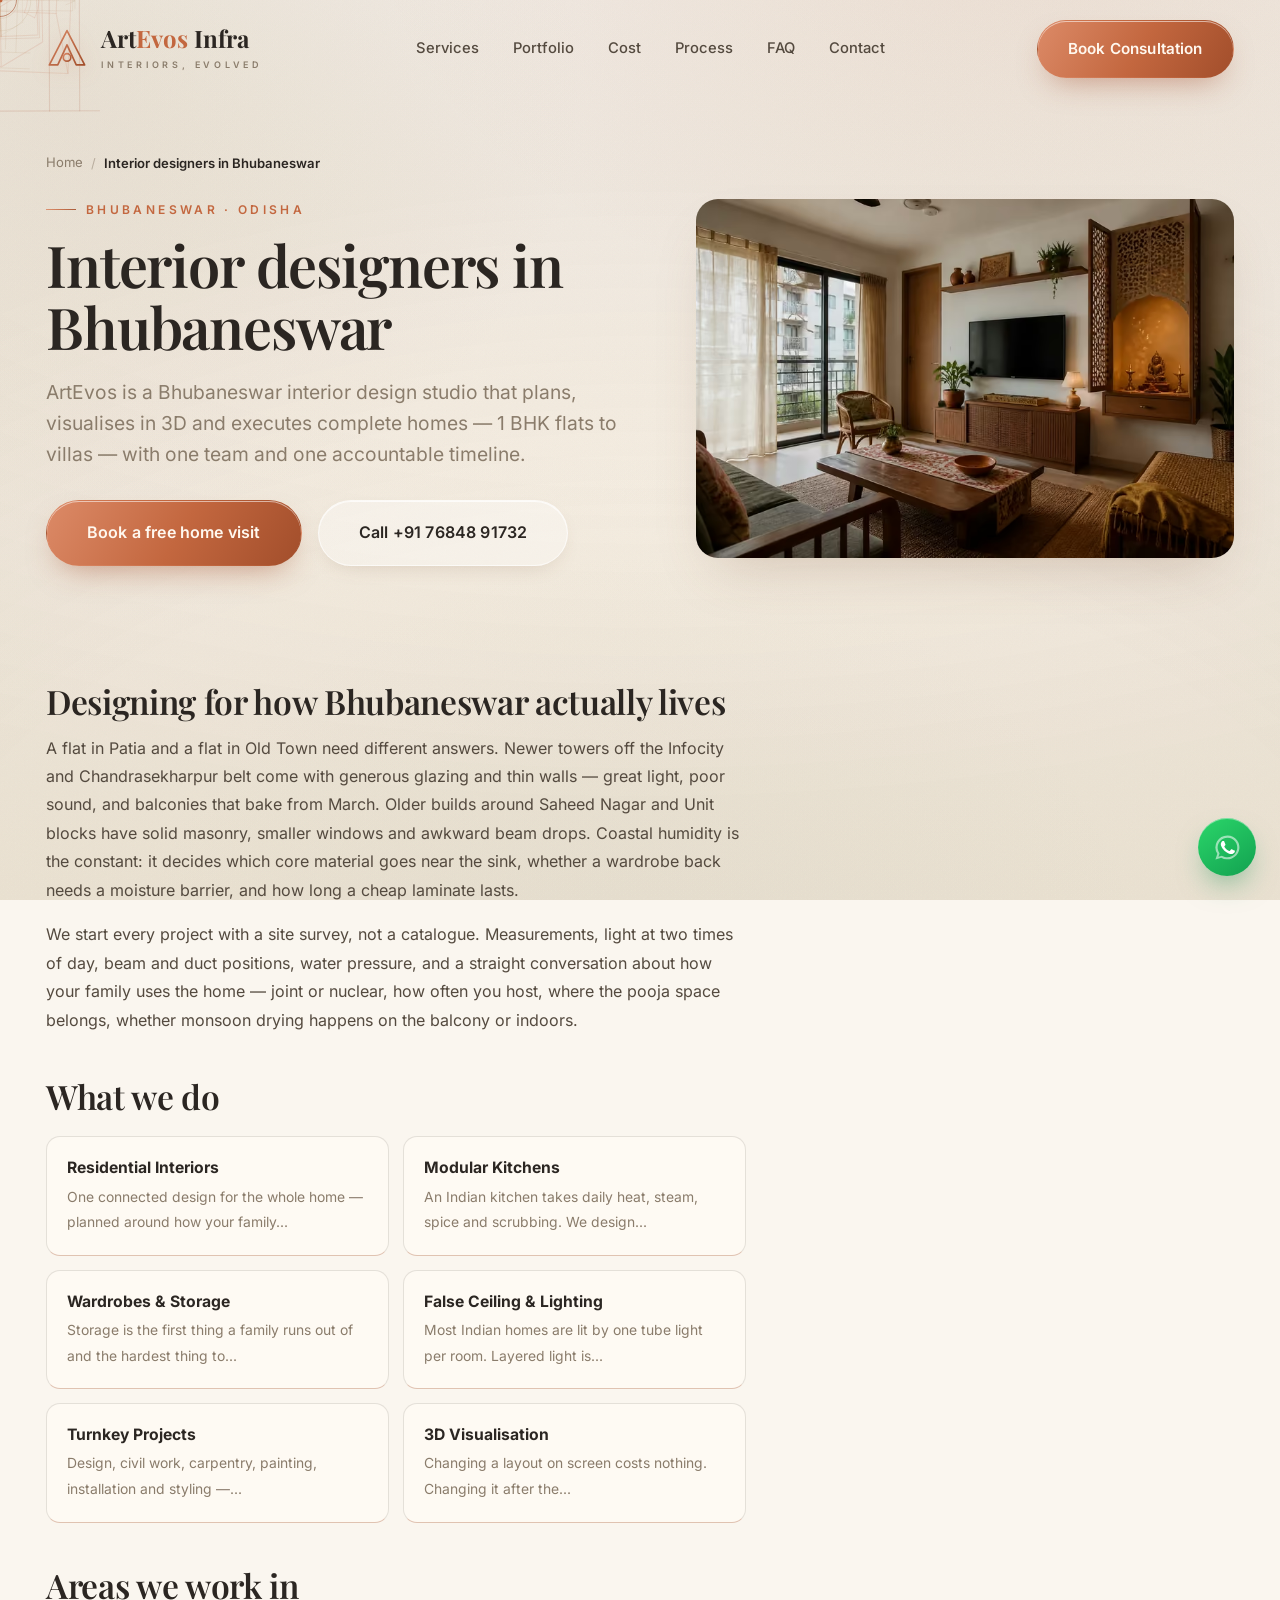
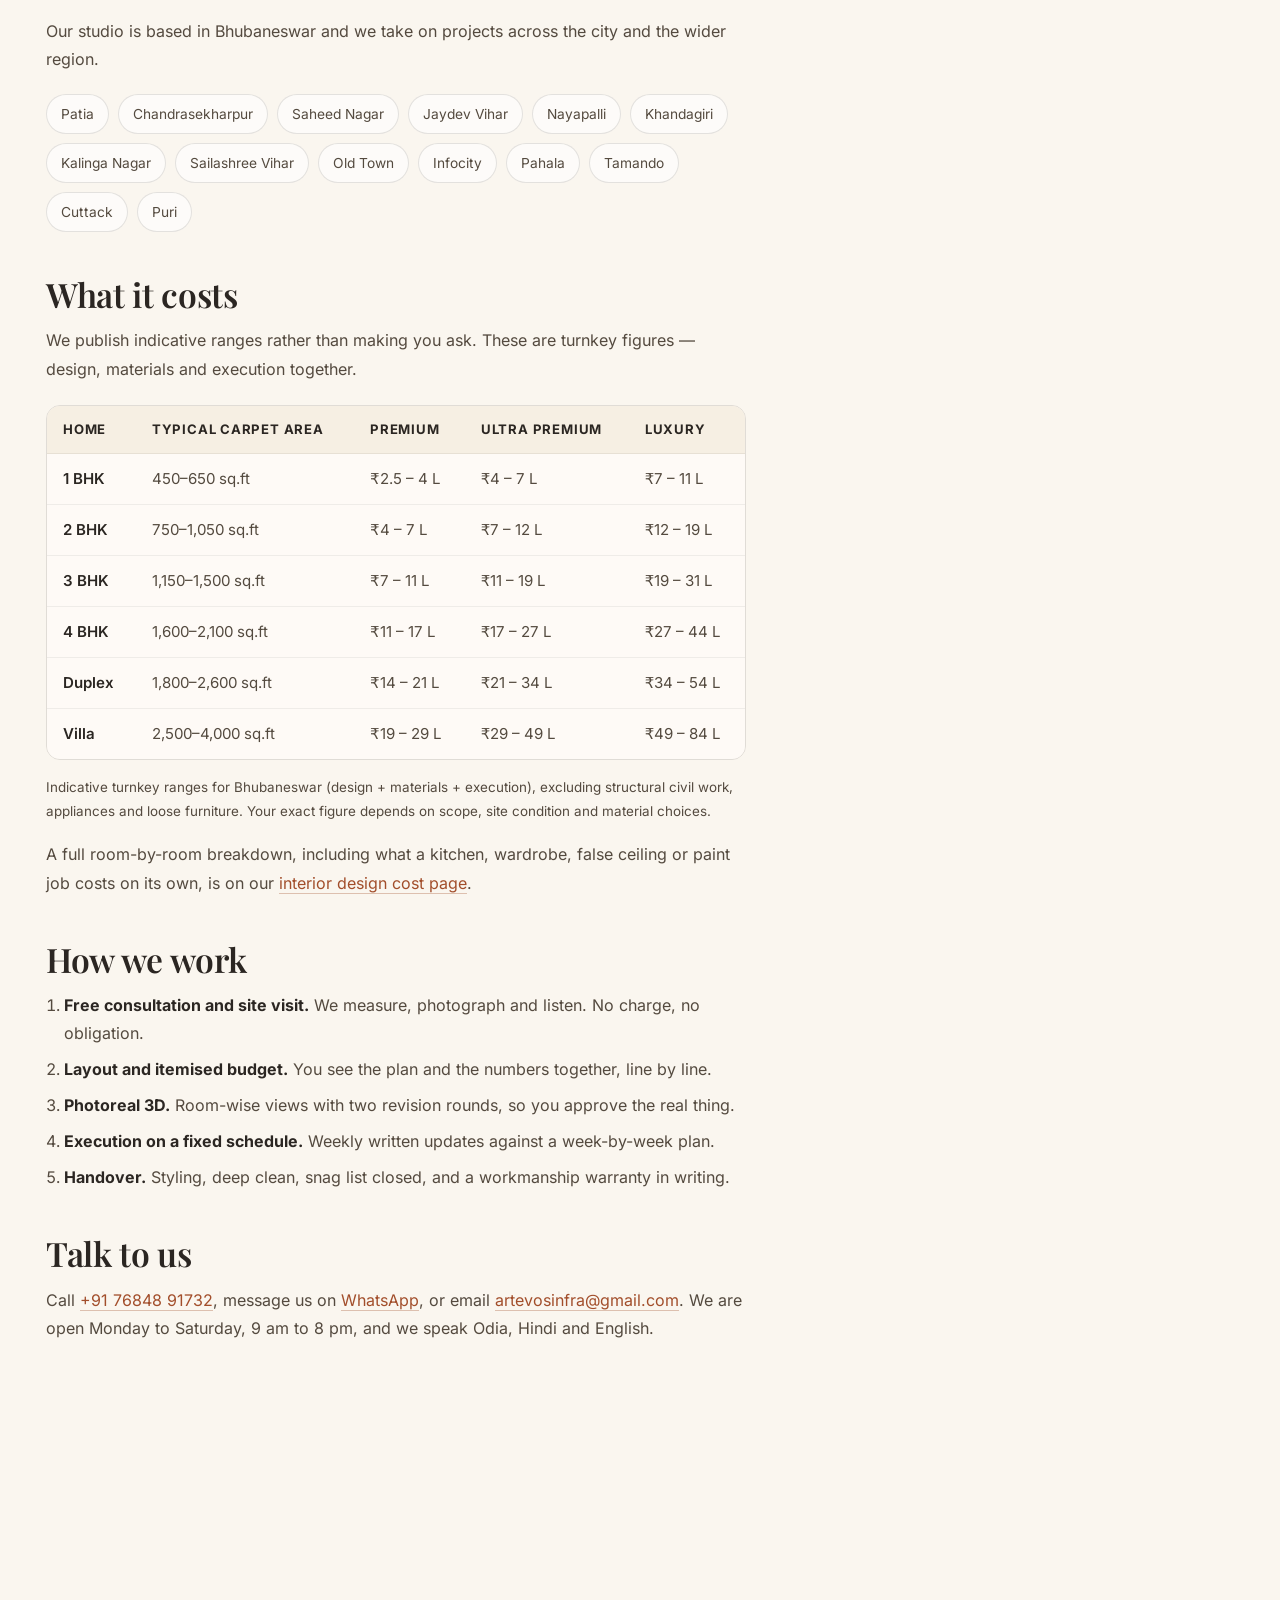
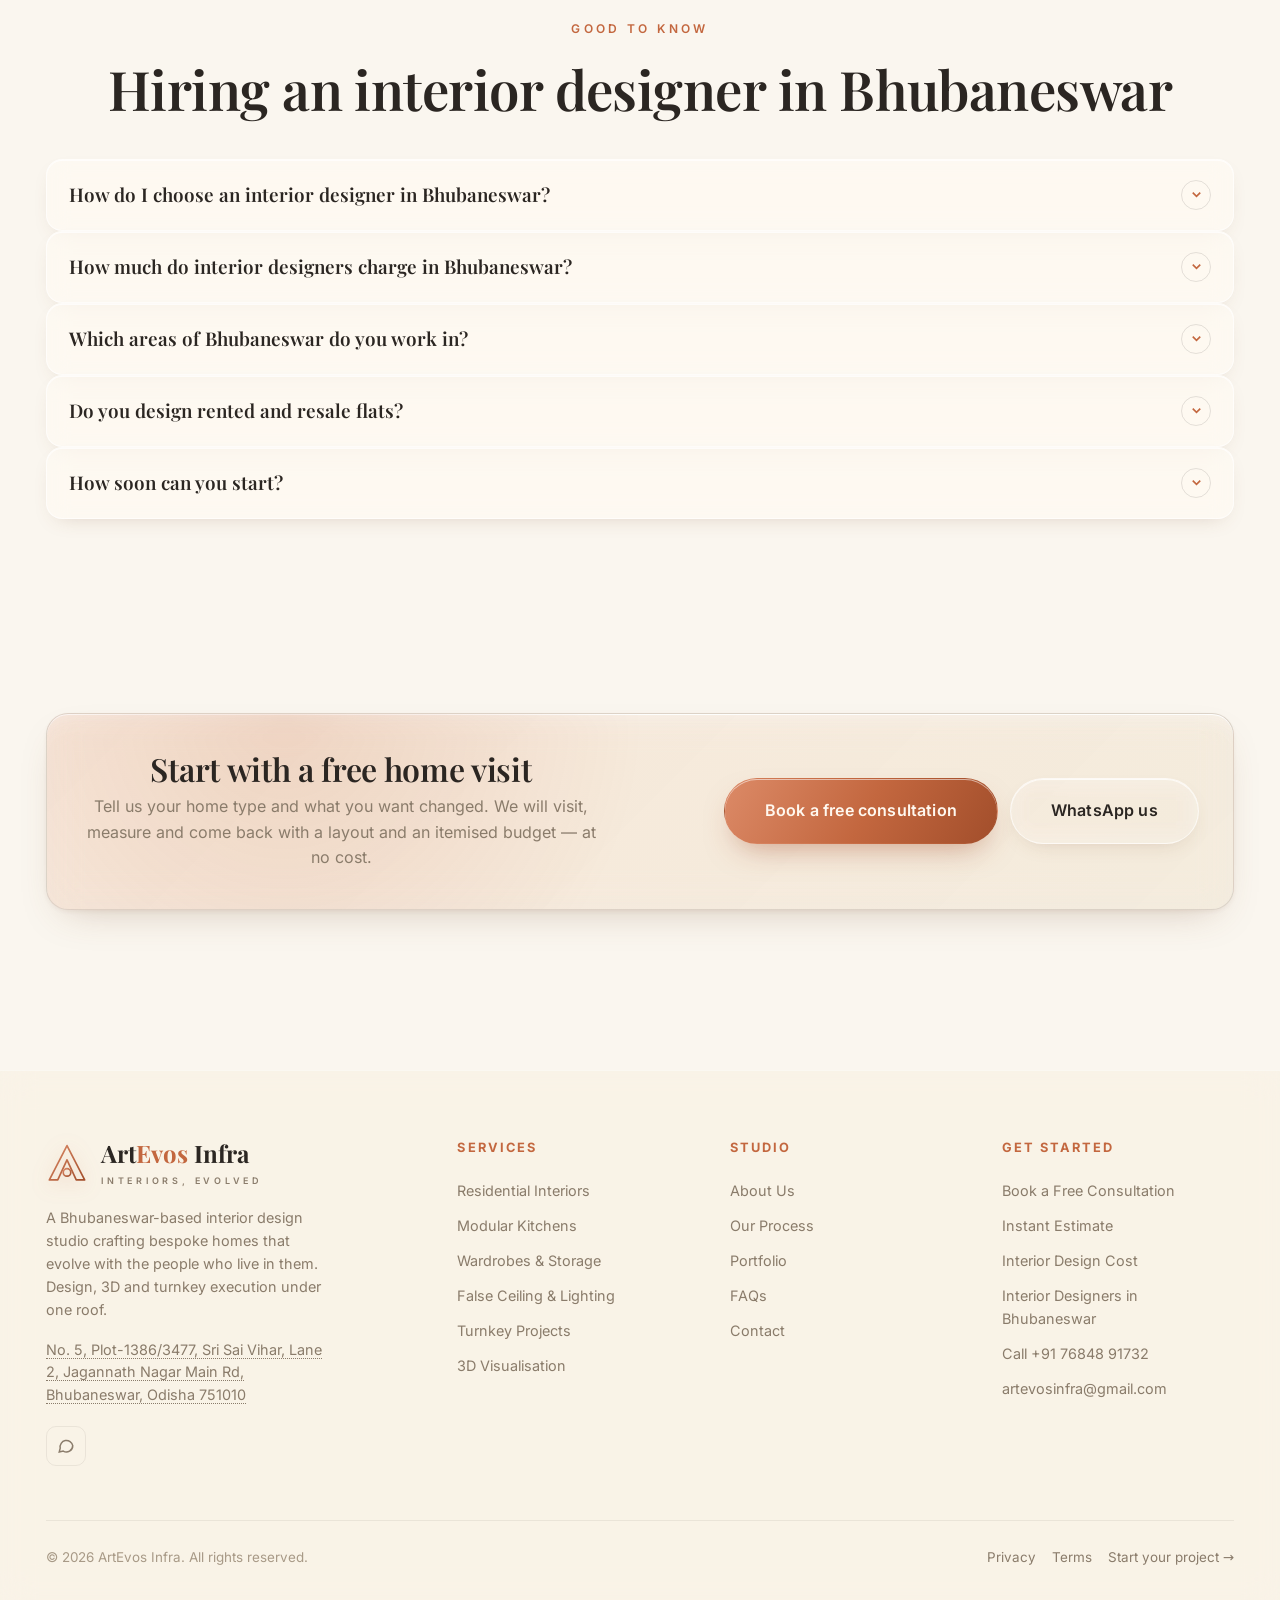
<file: interior-designers-in-bhubaneswar/index.html>
<!DOCTYPE html>
<html lang="en-IN">
<head>
<meta charset="UTF-8">
<meta name="viewport" content="width=device-width, initial-scale=1, viewport-fit=cover">
<meta http-equiv="Content-Security-Policy" content="default-src 'self'; base-uri 'none'; object-src 'none'; img-src 'self' data:; font-src 'self'; style-src 'self' 'unsafe-inline'; script-src 'self' 'sha256-hZWkobGhqPWjBgkIq12QAPGZo1ZKOfYMAtvKl8eFGgE='; connect-src 'self' https:; frame-src https://www.openstreetmap.org; form-action 'self' https://wa.me; upgrade-insecure-requests;">
<meta name="referrer" content="strict-origin-when-cross-origin">
<title>Interior Designers in Bhubaneswar | ArtEvos Infra</title>
<meta name="description" content="Bhubaneswar interior design studio for 1–4 BHK flats, duplexes and villas. Free home visit, photoreal 3D and itemised budgets across the city.">
<link rel="canonical" href="https://artevosinfra.in/interior-designers-in-bhubaneswar/">
<meta name="robots" content="index,follow,max-image-preview:large,max-snippet:-1,max-video-preview:-1">
<meta name="theme-color" content="#faf6ef">
<meta name="author" content="ArtEvos Infra">
<meta name="geo.region" content="IN-OR">
<meta name="geo.placename" content="Bhubaneswar">
<meta name="geo.position" content="20.2985;85.8575">
<meta name="ICBM" content="20.2985, 85.8575">
<meta property="og:type" content="website">
<meta property="og:site_name" content="ArtEvos Infra">
<meta property="og:locale" content="en_IN">
<meta property="og:url" content="https://artevosinfra.in/interior-designers-in-bhubaneswar/">
<meta property="og:title" content="Interior designers in Bhubaneswar">
<meta property="og:description" content="Bhubaneswar interior design studio for 1–4 BHK flats, duplexes and villas. Free home visit, photoreal 3D and itemised budgets across the city.">
<meta property="og:image" content="https://artevosinfra.in/assets/img/og-artevos.jpg">
<meta property="og:image:width" content="1200">
<meta property="og:image:height" content="630">
<meta property="og:image:alt" content="ArtEvos Infra — interior design in Bhubaneswar">
<meta name="twitter:card" content="summary_large_image">
<meta name="twitter:title" content="Interior designers in Bhubaneswar">
<meta name="twitter:description" content="Bhubaneswar interior design studio for 1–4 BHK flats, duplexes and villas. Free home visit, photoreal 3D and itemised budgets across the city.">
<meta name="twitter:image" content="https://artevosinfra.in/assets/img/og-artevos.jpg">
<link rel="icon" href="/favicon.ico" sizes="32x32">
<link rel="icon" href="/favicon.svg" type="image/svg+xml">
<link rel="apple-touch-icon" href="/apple-touch-icon.png">
<link rel="manifest" href="/manifest.webmanifest">
<meta name="apple-mobile-web-app-capable" content="yes">
<meta name="mobile-web-app-capable" content="yes">
<meta name="apple-mobile-web-app-title" content="ArtEvos Infra">
<meta name="format-detection" content="telephone=no">
<link rel="preload" href="/assets/fonts/inter-var.woff2" as="font" type="font/woff2" crossorigin>
<link rel="preload" href="/assets/fonts/playfair-var.woff2" as="font" type="font/woff2" crossorigin>
<link rel="preload" as="image" fetchpriority="high" media="(min-width:900px)" href="/assets/img/indian-contemporary-living-room-pooja-niche-1200.webp" imagesrcset="/assets/img/indian-contemporary-living-room-pooja-niche-480.avif 480w, /assets/img/indian-contemporary-living-room-pooja-niche-768.avif 768w, /assets/img/indian-contemporary-living-room-pooja-niche-1200.avif 1200w, /assets/img/indian-contemporary-living-room-pooja-niche-1536.avif 1536w" imagesizes="(max-width:900px) 92vw, 560px" type="image/avif">
<link rel="stylesheet" href="/assets/css/site.css?v=0920024994">
<script type="application/ld+json">{"@context":"https://schema.org","@graph":[{"@type":["InteriorDesigner","LocalBusiness","HomeAndConstructionBusiness"],"@id":"https://artevosinfra.in/#studio","name":"ArtEvos Infra","alternateName":"ArtEvos Infra","url":"https://artevosinfra.in/","description":"Interior design studio in Bhubaneswar offering full-home residential design, modular kitchens, wardrobes, false ceiling and lighting, photoreal 3D visualisation and turnkey execution.","image":"https://artevosinfra.in/assets/img/og-artevos.jpg","logo":"https://artevosinfra.in/assets/img/icon-512.png","telephone":"+917684891732","email":"artevosinfra@gmail.com","priceRange":"₹₹","currenciesAccepted":"INR","address":{"@type":"PostalAddress","addressLocality":"Bhubaneswar","addressRegion":"Odisha","postalCode":"751010","addressCountry":"IN","streetAddress":"No. 5, Plot-1386/3477, Sri Sai Vihar, Lane 2, Jagannath Nagar Main Rd"},"geo":{"@type":"GeoCoordinates","latitude":"20.2985","longitude":"85.8575"},"openingHoursSpecification":[{"@type":"OpeningHoursSpecification","dayOfWeek":["Monday","Tuesday","Wednesday","Thursday","Friday","Saturday"],"opens":"09:00","closes":"20:00"}],"areaServed":[{"@type":"City","name":"Bhubaneswar"},{"@type":"City","name":"Cuttack"},{"@type":"City","name":"Puri"},{"@type":"State","name":"Odisha"}],"knowsLanguage":["en","hi","or"],"hasOfferCatalog":{"@type":"OfferCatalog","name":"Interior design services","itemListElement":[{"@type":"Offer","itemOffered":{"@type":"Service","name":"Residential Interiors","url":"https://artevosinfra.in/services/residential-interior-design/"}},{"@type":"Offer","itemOffered":{"@type":"Service","name":"Modular Kitchens","url":"https://artevosinfra.in/services/modular-kitchen-design/"}},{"@type":"Offer","itemOffered":{"@type":"Service","name":"Wardrobes & Storage","url":"https://artevosinfra.in/services/wardrobe-and-storage-design/"}},{"@type":"Offer","itemOffered":{"@type":"Service","name":"False Ceiling & Lighting","url":"https://artevosinfra.in/services/false-ceiling-and-lighting/"}},{"@type":"Offer","itemOffered":{"@type":"Service","name":"Turnkey Projects","url":"https://artevosinfra.in/services/turnkey-interior-projects/"}},{"@type":"Offer","itemOffered":{"@type":"Service","name":"3D Visualisation","url":"https://artevosinfra.in/services/3d-interior-visualisation/"}}]}},{"@type":"WebSite","@id":"https://artevosinfra.in/#website","url":"https://artevosinfra.in/","name":"ArtEvos Infra","inLanguage":"en-IN","publisher":{"@id":"https://artevosinfra.in/#studio"}},{"@type":"BreadcrumbList","itemListElement":[{"@type":"ListItem","position":1,"name":"Home","item":"https://artevosinfra.in/"},{"@type":"ListItem","position":2,"name":"Interior designers in Bhubaneswar"}]},{"@type":"FAQPage","mainEntity":[{"@type":"Question","name":"How do I choose an interior designer in Bhubaneswar?","acceptedAnswer":{"@type":"Answer","text":"Ask for three things before you sign anything: a site visit and measurement before any quotation, an itemised budget rather than a lump sum, and 3D views of your own home rather than portfolio images. A designer who will not put the scope in writing is the main source of cost overruns."}},{"@type":"Question","name":"How much do interior designers charge in Bhubaneswar?","acceptedAnswer":{"@type":"Answer","text":"For turnkey work most Bhubaneswar homes land between ₹4 lakh for a compact 2 BHK and ₹31 lakh for a luxury-finish 3 BHK, with villas going higher. Design-only packages are priced per room. We publish full ranges on our interior design cost page."}},{"@type":"Question","name":"Which areas of Bhubaneswar do you work in?","acceptedAnswer":{"@type":"Answer","text":"All of them — Patia, Chandrasekharpur, Saheed Nagar, Jaydev Vihar, Nayapalli, Khandagiri, Kalinga Nagar, Sailashree Vihar, Old Town, Infocity and the surrounding belt, plus Cuttack and Puri."}},{"@type":"Question","name":"Do you design rented and resale flats?","acceptedAnswer":{"@type":"Answer","text":"Yes. For rented homes we use modular, reversible solutions that you can take with you, and for resale flats we start with a condition survey so the budget accounts for what is behind the walls."}},{"@type":"Question","name":"How soon can you start?","acceptedAnswer":{"@type":"Answer","text":"We usually schedule the first site visit within three to five working days of your enquiry. Design begins immediately after, and execution starts once you sign off the 3D."}}]}]}</script>
</head>
<body>
<a class="skip-link" href="#main">Skip to content</a>
<div class="bg-field"></div>
<canvas class="bg-canvas" id="bgfx" aria-hidden="true"></canvas>
<div class="bg-grain"></div>
<div class="bg-vignette" aria-hidden="true"></div>

<div class="preload" id="preload">
  <svg class="mono" viewBox="0 0 100 100" fill="none" aria-hidden="true">
    <defs><linearGradient id="plg" x1="0" y1="0" x2="1" y2="1"><stop offset="0" stop-color="#dc8a67"/><stop offset="1" stop-color="#a24e2b"/></linearGradient></defs>
    <path d="M50 6 L92 88 H72 L50 40 L28 88 H8 Z" stroke="url(#plg)" stroke-width="3" stroke-linejoin="round"/>
    <circle cx="50" cy="70" r="9" stroke="url(#plg)" stroke-width="3"/>
  </svg>
  <div class="pl-word">ArtEvos</div>
</div>

<div class="progress" id="progress"></div>
<div class="cursor" id="cursor"></div>
<div class="cursor-dot" id="cursorDot"></div>

<header class="nav" id="nav">
  <div class="container nav-inner">
    <a href="/" class="brand" aria-label="ArtEvos Infra — home">
      <svg class="mono" viewBox="0 0 100 100" fill="none" aria-hidden="true"><defs><linearGradient id="blg" x1="0" y1="0" x2="1" y2="1"><stop offset="0" stop-color="#dc8a67"/><stop offset="1" stop-color="#a24e2b"/></linearGradient></defs><path d="M50 6 L92 88 H72 L50 40 L28 88 H8 Z" stroke="url(#blg)" stroke-width="4" stroke-linejoin="round"/><circle cx="50" cy="70" r="9" stroke="url(#blg)" stroke-width="4"/></svg>
      <span><span class="brand-name">Art<b>Evos</b><span class="brand-infra">&nbsp;Infra</span></span><span class="brand-sub">Interiors, Evolved</span></span>
    </a>
    <nav class="nav-links" aria-label="Primary"><a href="/#services">Services</a><a href="/#portfolio">Portfolio</a><a href="/interior-design-cost-in-bhubaneswar/">Cost</a><a href="/#process">Process</a><a href="/#faq">FAQ</a><a href="/contact/">Contact</a></nav>
    <div class="nav-cta">
      <a href="/#booking" class="btn btn-gold" data-cursor>Book Consultation</a>
      <button class="burger" id="burger" aria-label="Open menu" aria-controls="mobileMenu" aria-expanded="false"><span></span><span></span><span></span></button>
    </div>
  </div>
</header>

<div class="mobile-menu" id="mobileMenu" aria-hidden="true">
  <a href="/#services">Services</a><a href="/#portfolio">Portfolio</a><a href="/interior-design-cost-in-bhubaneswar/">Cost</a><a href="/#process">Process</a><a href="/#faq">FAQ</a><a href="/contact/">Contact</a>
  <a href="/#booking" class="btn btn-gold">Book Consultation</a>
</div>

<main id="main">
<section class="page-hero">
  <div class="container">
    <nav class="crumbs" aria-label="Breadcrumb"><a href="/">Home</a><span class="sep" aria-hidden="true">/</span><span aria-current="page">Interior designers in Bhubaneswar</span></nav>
    <div class="page-hero-grid">
      <div>
        <span class="eyebrow">Bhubaneswar &middot; Odisha</span>
        <h1>Interior designers in Bhubaneswar</h1>
        <p class="lead">ArtEvos is a Bhubaneswar interior design studio that plans, visualises in 3D and executes complete homes — 1 BHK flats to villas — with one team and one accountable timeline.</p>
        <div class="hero-actions">
          <a href="/#booking" class="btn btn-gold btn-lg" data-cursor>Book a free home visit</a>
          <a href="tel:+917684891732" class="btn btn-ghost btn-lg" data-cursor>Call +91 76848 91732</a>
        </div>
      </div>
      <div class="page-hero-media"><picture><source type="image/avif" srcset="/assets/img/indian-contemporary-living-room-pooja-niche-480.avif 480w, /assets/img/indian-contemporary-living-room-pooja-niche-768.avif 768w, /assets/img/indian-contemporary-living-room-pooja-niche-1200.avif 1200w, /assets/img/indian-contemporary-living-room-pooja-niche-1536.avif 1536w" sizes="(max-width:900px) 92vw, 560px"><source type="image/webp" srcset="/assets/img/indian-contemporary-living-room-pooja-niche-480.webp 480w, /assets/img/indian-contemporary-living-room-pooja-niche-768.webp 768w, /assets/img/indian-contemporary-living-room-pooja-niche-1200.webp 1200w, /assets/img/indian-contemporary-living-room-pooja-niche-1536.webp 1536w" sizes="(max-width:900px) 92vw, 560px"><img src="/assets/img/indian-contemporary-living-room-pooja-niche-1200.webp" alt="Indian contemporary living room with a carved jaali screen and pooja niche" width="1536" height="1024" loading="eager" decoding="sync" fetchpriority="high"></picture></div>
    </div>
  </div>
</section>

<section class="section" style="padding-top:20px"><div class="container"><div class="prose">
<h2>Designing for how Bhubaneswar actually lives</h2>
<p>A flat in Patia and a flat in Old Town need different answers. Newer towers off the Infocity and Chandrasekharpur belt come with generous glazing and thin walls — great light, poor sound, and balconies that bake from March. Older builds around Saheed Nagar and Unit blocks have solid masonry, smaller windows and awkward beam drops. Coastal humidity is the constant: it decides which core material goes near the sink, whether a wardrobe back needs a moisture barrier, and how long a cheap laminate lasts.</p>
<p>We start every project with a site survey, not a catalogue. Measurements, light at two times of day, beam and duct positions, water pressure, and a straight conversation about how your family uses the home — joint or nuclear, how often you host, where the pooja space belongs, whether monsoon drying happens on the balcony or indoors.</p>

<h2>What we do</h2>
<div class="rel-grid"><a class="rel-card" href="/services/residential-interior-design/"><b>Residential Interiors</b><span>One connected design for the whole home — planned around how your family…</span></a><a class="rel-card" href="/services/modular-kitchen-design/"><b>Modular Kitchens</b><span>An Indian kitchen takes daily heat, steam, spice and scrubbing. We design…</span></a><a class="rel-card" href="/services/wardrobe-and-storage-design/"><b>Wardrobes & Storage</b><span>Storage is the first thing a family runs out of and the hardest thing to…</span></a><a class="rel-card" href="/services/false-ceiling-and-lighting/"><b>False Ceiling & Lighting</b><span>Most Indian homes are lit by one tube light per room. Layered light is…</span></a><a class="rel-card" href="/services/turnkey-interior-projects/"><b>Turnkey Projects</b><span>Design, civil work, carpentry, painting, installation and styling —…</span></a><a class="rel-card" href="/services/3d-interior-visualisation/"><b>3D Visualisation</b><span>Changing a layout on screen costs nothing. Changing it after the…</span></a></div>

<h2>Areas we work in</h2>
<p>Our studio is based in Bhubaneswar and we take on projects across the city and the wider region.</p>
<div class="area-chips"><span>Patia</span><span>Chandrasekharpur</span><span>Saheed Nagar</span><span>Jaydev Vihar</span><span>Nayapalli</span><span>Khandagiri</span><span>Kalinga Nagar</span><span>Sailashree Vihar</span><span>Old Town</span><span>Infocity</span><span>Pahala</span><span>Tamando</span><span>Cuttack</span><span>Puri</span></div>

<h2>What it costs</h2>
<p>We publish indicative ranges rather than making you ask. These are turnkey figures — design, materials and execution together.</p>
<div class="tbl-wrap"><table class="tbl"><thead><tr><th>Home</th><th>Typical carpet area</th><th>Premium</th><th>Ultra&nbsp;Premium</th><th>Luxury</th></tr></thead><tbody><tr><td>1 BHK</td><td>450–650 sq.ft</td><td>₹2.5 – 4 L</td><td>₹4 – 7 L</td><td>₹7 – 11 L</td></tr><tr><td>2 BHK</td><td>750–1,050 sq.ft</td><td>₹4 – 7 L</td><td>₹7 – 12 L</td><td>₹12 – 19 L</td></tr><tr><td>3 BHK</td><td>1,150–1,500 sq.ft</td><td>₹7 – 11 L</td><td>₹11 – 19 L</td><td>₹19 – 31 L</td></tr><tr><td>4 BHK</td><td>1,600–2,100 sq.ft</td><td>₹11 – 17 L</td><td>₹17 – 27 L</td><td>₹27 – 44 L</td></tr><tr><td>Duplex</td><td>1,800–2,600 sq.ft</td><td>₹14 – 21 L</td><td>₹21 – 34 L</td><td>₹34 – 54 L</td></tr><tr><td>Villa</td><td>2,500–4,000 sq.ft</td><td>₹19 – 29 L</td><td>₹29 – 49 L</td><td>₹49 – 84 L</td></tr></tbody></table></div><p class="tbl-note">Indicative turnkey ranges for Bhubaneswar (design + materials + execution), excluding structural civil work, appliances and loose furniture. Your exact figure depends on scope, site condition and material choices.</p>
<p>A full room-by-room breakdown, including what a kitchen, wardrobe, false ceiling or paint job costs on its own, is on our <a href="/interior-design-cost-in-bhubaneswar/">interior design cost page</a>.</p>

<h2>How we work</h2>
<ol>
<li><strong>Free consultation and site visit.</strong> We measure, photograph and listen. No charge, no obligation.</li>
<li><strong>Layout and itemised budget.</strong> You see the plan and the numbers together, line by line.</li>
<li><strong>Photoreal 3D.</strong> Room-wise views with two revision rounds, so you approve the real thing.</li>
<li><strong>Execution on a fixed schedule.</strong> Weekly written updates against a week-by-week plan.</li>
<li><strong>Handover.</strong> Styling, deep clean, snag list closed, and a workmanship warranty in writing.</li>
</ol>

<h2>Talk to us</h2>
<p>Call <a href="tel:+917684891732">+91 76848 91732</a>, message us on <a href="https://wa.me/917656850169" target="_blank" rel="noopener noreferrer">WhatsApp</a>, or email <a href="mailto:artevosinfra@gmail.com">artevosinfra@gmail.com</a>. We are open Monday to Saturday, 9&nbsp;am to 8&nbsp;pm, and we speak Odia, Hindi and English.</p>
</div></div></section>

<section class="section" id="faq"><div class="container">
      <div class="center" style="margin-bottom:40px"><span class="eyebrow mx center">Good to know</span>
      <h2 class="h-2">Hiring an interior designer in Bhubaneswar</h2></div>
      <div class="faq-list"><div class="faq-item"><button class="faq-q" aria-expanded="false">How do I choose an interior designer in Bhubaneswar?
      <span class="faq-ico"><svg viewBox="0 0 24 24" fill="none" stroke="currentColor" stroke-width="2.6"><path d="M6 9l6 6 6-6"/></svg></span></button>
      <div class="faq-a"><div class="faq-a-inner">Ask for three things before you sign anything: a site visit and measurement before any quotation, an itemised budget rather than a lump sum, and 3D views of your own home rather than portfolio images. A designer who will not put the scope in writing is the main source of cost overruns.</div></div></div><div class="faq-item"><button class="faq-q" aria-expanded="false">How much do interior designers charge in Bhubaneswar?
      <span class="faq-ico"><svg viewBox="0 0 24 24" fill="none" stroke="currentColor" stroke-width="2.6"><path d="M6 9l6 6 6-6"/></svg></span></button>
      <div class="faq-a"><div class="faq-a-inner">For turnkey work most Bhubaneswar homes land between ₹4 lakh for a compact 2 BHK and ₹31 lakh for a luxury-finish 3 BHK, with villas going higher. Design-only packages are priced per room. We publish full ranges on our interior design cost page.</div></div></div><div class="faq-item"><button class="faq-q" aria-expanded="false">Which areas of Bhubaneswar do you work in?
      <span class="faq-ico"><svg viewBox="0 0 24 24" fill="none" stroke="currentColor" stroke-width="2.6"><path d="M6 9l6 6 6-6"/></svg></span></button>
      <div class="faq-a"><div class="faq-a-inner">All of them — Patia, Chandrasekharpur, Saheed Nagar, Jaydev Vihar, Nayapalli, Khandagiri, Kalinga Nagar, Sailashree Vihar, Old Town, Infocity and the surrounding belt, plus Cuttack and Puri.</div></div></div><div class="faq-item"><button class="faq-q" aria-expanded="false">Do you design rented and resale flats?
      <span class="faq-ico"><svg viewBox="0 0 24 24" fill="none" stroke="currentColor" stroke-width="2.6"><path d="M6 9l6 6 6-6"/></svg></span></button>
      <div class="faq-a"><div class="faq-a-inner">Yes. For rented homes we use modular, reversible solutions that you can take with you, and for resale flats we start with a condition survey so the budget accounts for what is behind the walls.</div></div></div><div class="faq-item"><button class="faq-q" aria-expanded="false">How soon can you start?
      <span class="faq-ico"><svg viewBox="0 0 24 24" fill="none" stroke="currentColor" stroke-width="2.6"><path d="M6 9l6 6 6-6"/></svg></span></button>
      <div class="faq-a"><div class="faq-a-inner">We usually schedule the first site visit within three to five working days of your enquiry. Design begins immediately after, and execution starts once you sign off the 3D.</div></div></div></div></div></section>
<section class="section" style="padding-top:10px"><div class="container"><div class="cta-band">
      <div><h2>Start with a free home visit</h2><p>Tell us your home type and what you want changed. We will visit, measure and come back with a layout and an itemised budget — at no cost.</p></div>
      <div class="cta-actions">
        <a href="/#booking" class="btn btn-gold btn-lg">Book a free consultation</a>
        <a href="https://wa.me/917656850169" class="btn btn-ghost btn-lg" target="_blank" rel="noopener noreferrer">WhatsApp us</a>
      </div></div></div></section>
</main>
<footer>
  <div class="container">
    <div class="foot-grid">
      <div class="foot-brand">
        <a href="/" class="brand">
          <svg class="mono" viewBox="0 0 100 100" fill="none" aria-hidden="true"><defs><linearGradient id="flg" x1="0" y1="0" x2="1" y2="1"><stop offset="0" stop-color="#dc8a67"/><stop offset="1" stop-color="#a24e2b"/></linearGradient></defs><path d="M50 6 L92 88 H72 L50 40 L28 88 H8 Z" stroke="url(#flg)" stroke-width="4" stroke-linejoin="round"/><circle cx="50" cy="70" r="9" stroke="url(#flg)" stroke-width="4"/></svg>
          <span><span class="brand-name">Art<b>Evos</b><span class="brand-infra">&nbsp;Infra</span></span><span class="brand-sub">Interiors, Evolved</span></span>
        </a>
        <p>A Bhubaneswar-based interior design studio crafting bespoke homes that evolve with the people who live in them. Design, 3D and turnkey execution under one roof.</p>
        <p class="foot-addr"><a href="https://www.google.com/maps/search/?api=1&amp;query=ArtEvos%20Infra%2C%20No.%205%2C%20Plot-1386/3477%2C%20Sri%20Sai%20Vihar%2C%20Lane%202%2C%20Jagannath%20Nagar%20Main%20Rd%2C%20Bhubaneswar%2C%20Odisha%20751010" target="_blank" rel="noopener noreferrer">No. 5, Plot-1386/3477, Sri Sai Vihar, Lane 2, Jagannath Nagar Main Rd, Bhubaneswar, Odisha 751010</a></p>
        <div class="socials"><a href="https://wa.me/917656850169" target="_blank" rel="noopener noreferrer" aria-label="Chat with ArtEvos on WhatsApp"><svg width="18" height="18" viewBox="0 0 24 24" fill="none" stroke="currentColor" stroke-width="2"><path d="M21 11.5a8.4 8.4 0 0 1-12.7 7.2L3 20l1.3-5.2A8.4 8.4 0 1 1 21 11.5z"/></svg></a></div>
      </div>
      <div class="foot-col">
        <h4>Services</h4>
        <a href="/services/residential-interior-design/">Residential Interiors</a><a href="/services/modular-kitchen-design/">Modular Kitchens</a><a href="/services/wardrobe-and-storage-design/">Wardrobes & Storage</a><a href="/services/false-ceiling-and-lighting/">False Ceiling & Lighting</a><a href="/services/turnkey-interior-projects/">Turnkey Projects</a><a href="/services/3d-interior-visualisation/">3D Visualisation</a>
      </div>
      <div class="foot-col">
        <h4>Studio</h4>
        <a href="/#about">About Us</a>
        <a href="/#process">Our Process</a>
        <a href="/#portfolio">Portfolio</a>
        <a href="/#faq">FAQs</a>
        <a href="/contact/">Contact</a>
      </div>
      <div class="foot-col">
        <h4>Get Started</h4>
        <a href="/#booking">Book a Free Consultation</a>
        <a href="/#estimate">Instant Estimate</a>
        <a href="/interior-design-cost-in-bhubaneswar/">Interior Design Cost</a>
        <a href="/interior-designers-in-bhubaneswar/">Interior Designers in Bhubaneswar</a>
        <a href="tel:+917684891732">Call +91 76848 91732</a>
        <a href="mailto:artevosinfra@gmail.com">artevosinfra@gmail.com</a>
      </div>
    </div>
    <div class="foot-bottom">
      <span>&copy; 2026 ArtEvos Infra. All rights reserved.</span>
      <span class="foot-legal"><a href="/privacy/">Privacy</a><a href="/terms/">Terms</a><a href="/#booking">Start your project &rarr;</a></span>
    </div>
  </div>
</footer>

<a class="wa-fab" id="waFab" href="https://wa.me/917656850169" target="_blank" rel="noopener noreferrer" aria-label="Chat with ArtEvos Infra on WhatsApp">
  <span class="wa-ic"><svg viewBox="0 0 24 24" fill="currentColor" aria-hidden="true"><path d="M17.5 14.4c-.3-.15-1.7-.84-1.96-.94-.26-.1-.45-.15-.64.15-.19.29-.74.94-.9 1.13-.17.19-.33.21-.62.07-.29-.15-1.22-.45-2.33-1.44-.86-.77-1.44-1.72-1.6-2-.17-.29-.02-.45.13-.6.13-.13.29-.33.43-.5.15-.17.19-.29.29-.48.1-.19.05-.36-.02-.5-.07-.15-.64-1.55-.88-2.12-.23-.56-.47-.48-.64-.49l-.55-.01c-.19 0-.5.07-.76.36-.26.29-1 .98-1 2.38s1.02 2.76 1.17 2.95c.15.19 2.02 3.08 4.9 4.32.68.29 1.22.47 1.63.6.69.22 1.31.19 1.8.11.55-.08 1.7-.69 1.94-1.36.24-.67.24-1.24.17-1.36-.07-.12-.26-.19-.55-.34z"/><path d="M12 2a9.9 9.9 0 0 0-8.4 15.2L2 22l4.9-1.6A9.9 9.9 0 1 0 12 2zm0 18.1c-1.5 0-3-.4-4.3-1.16l-.3-.18-2.9.95.95-2.83-.2-.32A8.1 8.1 0 1 1 12 20.1z" opacity=".55"/></svg></span>
  <span class="wa-lb">Chat with us</span>
</a>

<button class="to-top" id="toTop" aria-label="Back to top">
  <svg width="18" height="18" viewBox="0 0 24 24" fill="none" stroke="currentColor" stroke-width="2.4"><path d="M12 19V5M5 12l7-7 7 7"/></svg>
</button>

<nav class="mobile-actions" id="mobileActions" aria-label="Quick actions">
  <a href="tel:+917684891732" class="ma-call"><svg viewBox="0 0 24 24" fill="none" stroke="currentColor" stroke-width="2"><path d="M22 16.9v3a2 2 0 0 1-2.2 2 19.8 19.8 0 0 1-8.6-3 19.5 19.5 0 0 1-6-6 19.8 19.8 0 0 1-3-8.6A2 2 0 0 1 4.1 2h3a2 2 0 0 1 2 1.7c.1.9.3 1.8.6 2.6a2 2 0 0 1-.5 2.1L8 9.6a16 16 0 0 0 6 6l1.2-1.2a2 2 0 0 1 2.1-.5c.8.3 1.7.5 2.6.6a2 2 0 0 1 1.7 2z"/></svg>Call</a>
  <a href="https://wa.me/917656850169" class="ma-wa" target="_blank" rel="noopener noreferrer"><svg viewBox="0 0 24 24" fill="none" stroke="currentColor" stroke-width="2"><path d="M21 11.5a8.4 8.4 0 0 1-12.7 7.2L3 20l1.3-5.2A8.4 8.4 0 1 1 21 11.5z"/></svg>WhatsApp</a>
  <a href="/#booking" class="ma-book"><svg viewBox="0 0 24 24" fill="none" stroke="currentColor" stroke-width="2"><path d="M8 2v4M16 2v4M3 10h18M5 6h14a2 2 0 0 1 2 2v12a2 2 0 0 1-2 2H5a2 2 0 0 1-2-2V8a2 2 0 0 1 2-2z"/></svg>Book free visit</a>
</nav>

<script src="/assets/js/site.js?v=0920024994" defer></script>
</body>
</html>
</file>
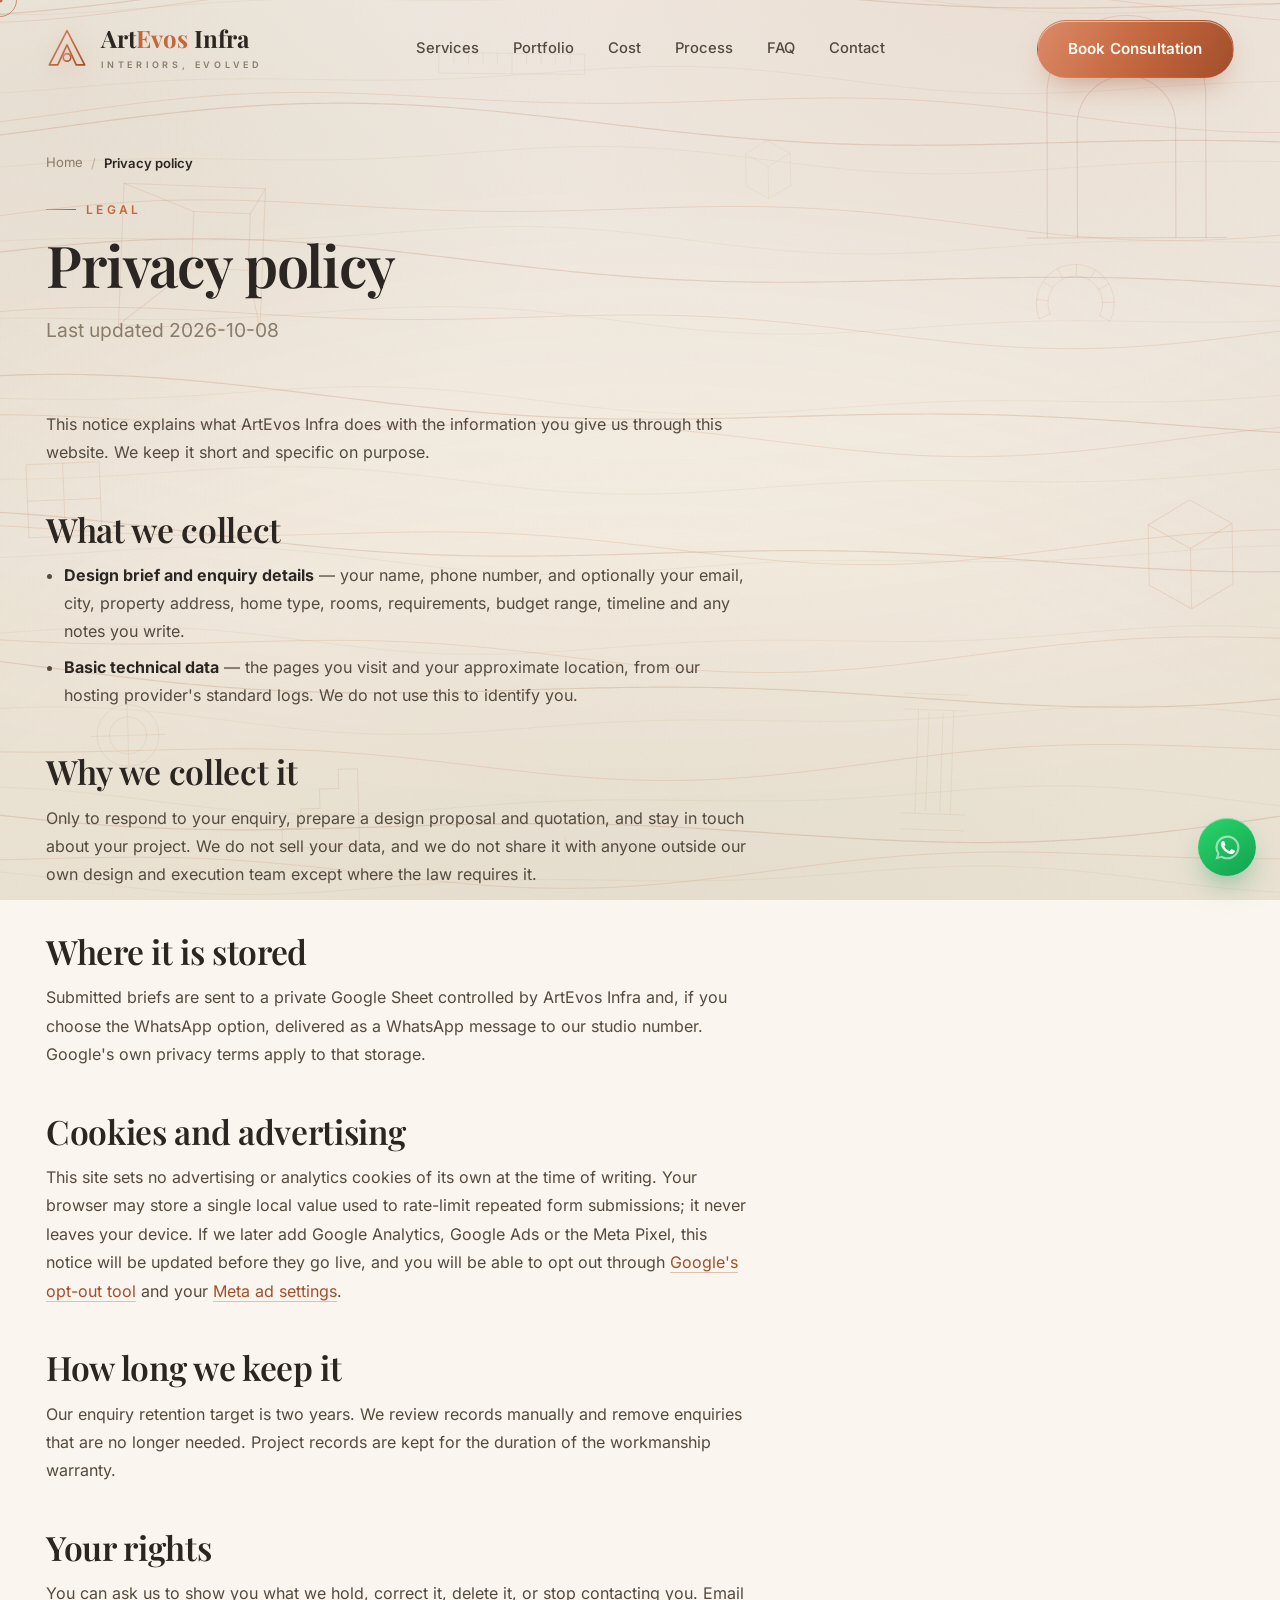
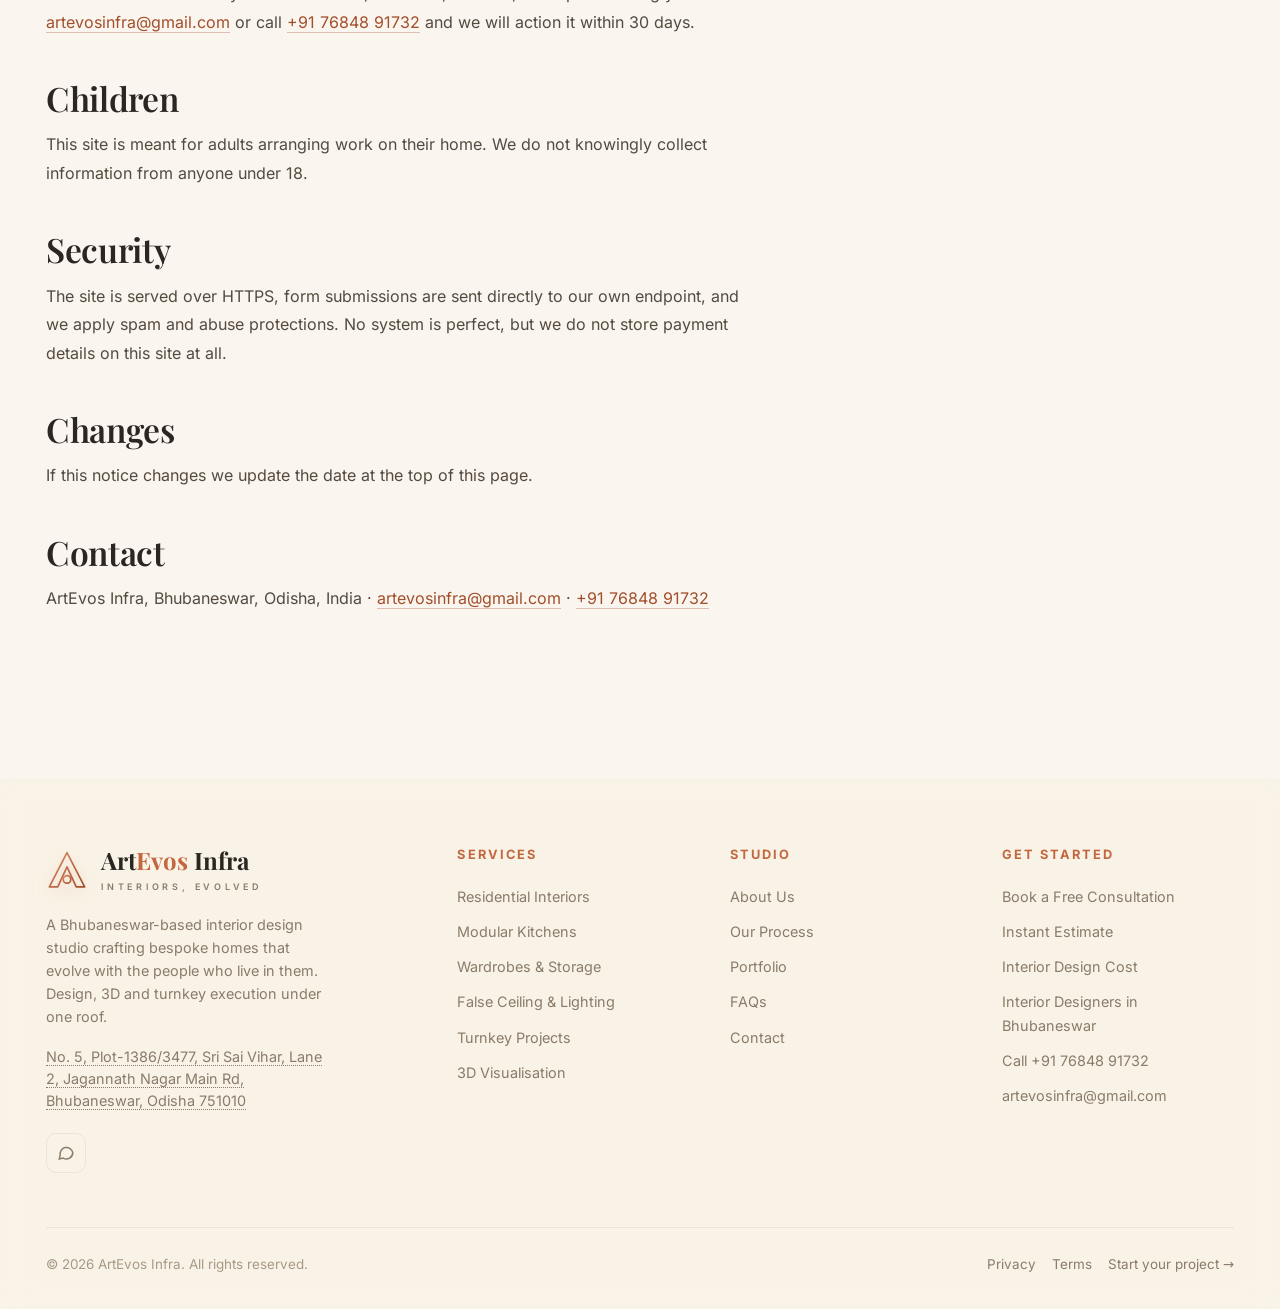
<file: privacy/index.html>
<!DOCTYPE html>
<html lang="en-IN">
<head>
<meta charset="UTF-8">
<meta name="viewport" content="width=device-width, initial-scale=1, viewport-fit=cover">
<meta http-equiv="Content-Security-Policy" content="default-src 'self'; base-uri 'none'; object-src 'none'; img-src 'self' data:; font-src 'self'; style-src 'self' 'unsafe-inline'; script-src 'self' 'sha256-bA4lsVdBiiTw9ePO6fR9yN2o3ctJniCkgM0+b14CGmI='; connect-src 'self' https:; frame-src https://www.openstreetmap.org; form-action 'self' https://wa.me; upgrade-insecure-requests;">
<meta name="referrer" content="strict-origin-when-cross-origin">
<title>Privacy Policy | ArtEvos Infra</title>
<meta name="description" content="How ArtEvos Infra collects, uses and protects the details you submit through this website.">
<link rel="canonical" href="https://artevosinfra.in/privacy/">
<meta name="robots" content="index,follow,max-image-preview:large,max-snippet:-1,max-video-preview:-1">
<meta name="theme-color" content="#faf6ef">
<meta name="author" content="ArtEvos Infra">
<meta name="geo.region" content="IN-OR">
<meta name="geo.placename" content="Bhubaneswar">
<meta name="geo.position" content="20.2985;85.8575">
<meta name="ICBM" content="20.2985, 85.8575">
<meta property="og:type" content="website">
<meta property="og:site_name" content="ArtEvos Infra">
<meta property="og:locale" content="en_IN">
<meta property="og:url" content="https://artevosinfra.in/privacy/">
<meta property="og:title" content="Privacy policy">
<meta property="og:description" content="How ArtEvos Infra collects, uses and protects the details you submit through this website.">
<meta property="og:image" content="https://artevosinfra.in/assets/img/og-artevos.jpg">
<meta property="og:image:width" content="1200">
<meta property="og:image:height" content="630">
<meta property="og:image:alt" content="ArtEvos Infra — interior design in Bhubaneswar">
<meta name="twitter:card" content="summary_large_image">
<meta name="twitter:title" content="Privacy policy">
<meta name="twitter:description" content="How ArtEvos Infra collects, uses and protects the details you submit through this website.">
<meta name="twitter:image" content="https://artevosinfra.in/assets/img/og-artevos.jpg">
<link rel="icon" href="/favicon.ico" sizes="32x32">
<link rel="icon" href="/favicon.svg" type="image/svg+xml">
<link rel="apple-touch-icon" href="/apple-touch-icon.png">
<link rel="manifest" href="/manifest.webmanifest">
<meta name="apple-mobile-web-app-capable" content="yes">
<meta name="mobile-web-app-capable" content="yes">
<meta name="apple-mobile-web-app-title" content="ArtEvos Infra">
<meta name="format-detection" content="telephone=no">
<link rel="preload" href="/assets/fonts/inter-var.woff2" as="font" type="font/woff2" crossorigin>
<link rel="preload" href="/assets/fonts/playfair-var.woff2" as="font" type="font/woff2" crossorigin>
<link rel="stylesheet" href="/assets/css/site.css?v=0920024994">
<script type="application/ld+json">{"@context":"https://schema.org","@graph":[{"@type":["InteriorDesigner","LocalBusiness","HomeAndConstructionBusiness"],"@id":"https://artevosinfra.in/#studio","name":"ArtEvos Infra","alternateName":"ArtEvos Infra","url":"https://artevosinfra.in/","description":"Interior design studio in Bhubaneswar offering full-home residential design, modular kitchens, wardrobes, false ceiling and lighting, photoreal 3D visualisation and turnkey execution.","image":"https://artevosinfra.in/assets/img/og-artevos.jpg","logo":"https://artevosinfra.in/assets/img/icon-512.png","telephone":"+917684891732","email":"artevosinfra@gmail.com","priceRange":"₹₹","currenciesAccepted":"INR","address":{"@type":"PostalAddress","addressLocality":"Bhubaneswar","addressRegion":"Odisha","postalCode":"751010","addressCountry":"IN","streetAddress":"No. 5, Plot-1386/3477, Sri Sai Vihar, Lane 2, Jagannath Nagar Main Rd"},"geo":{"@type":"GeoCoordinates","latitude":"20.2985","longitude":"85.8575"},"openingHoursSpecification":[{"@type":"OpeningHoursSpecification","dayOfWeek":["Monday","Tuesday","Wednesday","Thursday","Friday","Saturday"],"opens":"09:00","closes":"20:00"}],"areaServed":[{"@type":"City","name":"Bhubaneswar"},{"@type":"City","name":"Cuttack"},{"@type":"City","name":"Puri"},{"@type":"State","name":"Odisha"}],"knowsLanguage":["en","hi","or"],"hasOfferCatalog":{"@type":"OfferCatalog","name":"Interior design services","itemListElement":[{"@type":"Offer","itemOffered":{"@type":"Service","name":"Residential Interiors","url":"https://artevosinfra.in/services/residential-interior-design/"}},{"@type":"Offer","itemOffered":{"@type":"Service","name":"Modular Kitchens","url":"https://artevosinfra.in/services/modular-kitchen-design/"}},{"@type":"Offer","itemOffered":{"@type":"Service","name":"Wardrobes & Storage","url":"https://artevosinfra.in/services/wardrobe-and-storage-design/"}},{"@type":"Offer","itemOffered":{"@type":"Service","name":"False Ceiling & Lighting","url":"https://artevosinfra.in/services/false-ceiling-and-lighting/"}},{"@type":"Offer","itemOffered":{"@type":"Service","name":"Turnkey Projects","url":"https://artevosinfra.in/services/turnkey-interior-projects/"}},{"@type":"Offer","itemOffered":{"@type":"Service","name":"3D Visualisation","url":"https://artevosinfra.in/services/3d-interior-visualisation/"}}]}},{"@type":"WebSite","@id":"https://artevosinfra.in/#website","url":"https://artevosinfra.in/","name":"ArtEvos Infra","inLanguage":"en-IN","publisher":{"@id":"https://artevosinfra.in/#studio"}},{"@type":"BreadcrumbList","itemListElement":[{"@type":"ListItem","position":1,"name":"Home","item":"https://artevosinfra.in/"},{"@type":"ListItem","position":2,"name":"Privacy policy"}]}]}</script>
</head>
<body>
<a class="skip-link" href="#main">Skip to content</a>
<div class="bg-field"></div>
<canvas class="bg-canvas" id="bgfx" aria-hidden="true"></canvas>
<div class="bg-grain"></div>
<div class="bg-vignette" aria-hidden="true"></div>

<div class="preload" id="preload">
  <svg class="mono" viewBox="0 0 100 100" fill="none" aria-hidden="true">
    <defs><linearGradient id="plg" x1="0" y1="0" x2="1" y2="1"><stop offset="0" stop-color="#dc8a67"/><stop offset="1" stop-color="#a24e2b"/></linearGradient></defs>
    <path d="M50 6 L92 88 H72 L50 40 L28 88 H8 Z" stroke="url(#plg)" stroke-width="3" stroke-linejoin="round"/>
    <circle cx="50" cy="70" r="9" stroke="url(#plg)" stroke-width="3"/>
  </svg>
  <div class="pl-word">ArtEvos</div>
</div>

<div class="progress" id="progress"></div>
<div class="cursor" id="cursor"></div>
<div class="cursor-dot" id="cursorDot"></div>

<header class="nav" id="nav">
  <div class="container nav-inner">
    <a href="/" class="brand" aria-label="ArtEvos Infra — home">
      <svg class="mono" viewBox="0 0 100 100" fill="none" aria-hidden="true"><defs><linearGradient id="blg" x1="0" y1="0" x2="1" y2="1"><stop offset="0" stop-color="#dc8a67"/><stop offset="1" stop-color="#a24e2b"/></linearGradient></defs><path d="M50 6 L92 88 H72 L50 40 L28 88 H8 Z" stroke="url(#blg)" stroke-width="4" stroke-linejoin="round"/><circle cx="50" cy="70" r="9" stroke="url(#blg)" stroke-width="4"/></svg>
      <span><span class="brand-name">Art<b>Evos</b><span class="brand-infra">&nbsp;Infra</span></span><span class="brand-sub">Interiors, Evolved</span></span>
    </a>
    <nav class="nav-links" aria-label="Primary"><a href="/#services">Services</a><a href="/#portfolio">Portfolio</a><a href="/interior-design-cost-in-bhubaneswar/">Cost</a><a href="/#process">Process</a><a href="/#faq">FAQ</a><a href="/contact/">Contact</a></nav>
    <div class="nav-cta">
      <a href="/#booking" class="btn btn-gold" data-cursor>Book Consultation</a>
      <button class="burger" id="burger" aria-label="Open menu" aria-controls="mobileMenu" aria-expanded="false"><span></span><span></span><span></span></button>
    </div>
  </div>
</header>

<div class="mobile-menu" id="mobileMenu" aria-hidden="true">
  <a href="/#services">Services</a><a href="/#portfolio">Portfolio</a><a href="/interior-design-cost-in-bhubaneswar/">Cost</a><a href="/#process">Process</a><a href="/#faq">FAQ</a><a href="/contact/">Contact</a>
  <a href="/#booking" class="btn btn-gold">Book Consultation</a>
</div>

<main id="main">
<section class="page-hero"><div class="container"><nav class="crumbs" aria-label="Breadcrumb"><a href="/">Home</a><span class="sep" aria-hidden="true">/</span><span aria-current="page">Privacy policy</span></nav>
  <span class="eyebrow">Legal</span><h1>Privacy policy</h1>
  <p class="lead">Last updated 2026-10-08</p></div></section>
<section class="section" style="padding-top:10px"><div class="container"><div class="prose">
<p>This notice explains what ArtEvos Infra does with the information you give us through this website. We keep it short and specific on purpose.</p>
<h2>What we collect</h2>
<ul>
<li><strong>Design brief and enquiry details</strong> — your name, phone number, and optionally your email, city, property address, home type, rooms, requirements, budget range, timeline and any notes you write.</li>
<li><strong>Basic technical data</strong> — the pages you visit and your approximate location, from our hosting provider's standard logs. We do not use this to identify you.</li>
</ul>
<h2>Why we collect it</h2>
<p>Only to respond to your enquiry, prepare a design proposal and quotation, and stay in touch about your project. We do not sell your data, and we do not share it with anyone outside our own design and execution team except where the law requires it.</p>
<h2>Where it is stored</h2>
<p>Submitted briefs are sent to a private Google Sheet controlled by ArtEvos Infra and, if you choose the WhatsApp option, delivered as a WhatsApp message to our studio number. Google's own privacy terms apply to that storage.</p>
<h2>Cookies and advertising</h2>
<p>This site sets no advertising or analytics cookies of its own at the time of writing. Your browser may store a single local value used to rate-limit repeated form submissions; it never leaves your device. If we later add Google Analytics, Google Ads or the Meta Pixel, this notice will be updated before they go live, and you will be able to opt out through <a href="https://tools.google.com/dlpage/gaoptout" target="_blank" rel="noopener noreferrer">Google's opt-out tool</a> and your <a href="https://www.facebook.com/adpreferences/ad_settings" target="_blank" rel="noopener noreferrer">Meta ad settings</a>.</p>
<h2>How long we keep it</h2>
<p>Our enquiry retention target is two years. We review records manually and remove enquiries that are no longer needed. Project records are kept for the duration of the workmanship warranty.</p>
<h2>Your rights</h2>
<p>You can ask us to show you what we hold, correct it, delete it, or stop contacting you. Email <a href="mailto:artevosinfra@gmail.com">artevosinfra@gmail.com</a> or call <a href="tel:+917684891732">+91 76848 91732</a> and we will action it within 30 days.</p>
<h2>Children</h2>
<p>This site is meant for adults arranging work on their home. We do not knowingly collect information from anyone under 18.</p>
<h2>Security</h2>
<p>The site is served over HTTPS, form submissions are sent directly to our own endpoint, and we apply spam and abuse protections. No system is perfect, but we do not store payment details on this site at all.</p>
<h2>Changes</h2>
<p>If this notice changes we update the date at the top of this page.</p>
<h2>Contact</h2>
<p>ArtEvos Infra, Bhubaneswar, Odisha, India &middot; <a href="mailto:artevosinfra@gmail.com">artevosinfra@gmail.com</a> &middot; <a href="tel:+917684891732">+91 76848 91732</a></p>
</div></div></section>
</main>
<footer>
  <div class="container">
    <div class="foot-grid">
      <div class="foot-brand">
        <a href="/" class="brand">
          <svg class="mono" viewBox="0 0 100 100" fill="none" aria-hidden="true"><defs><linearGradient id="flg" x1="0" y1="0" x2="1" y2="1"><stop offset="0" stop-color="#dc8a67"/><stop offset="1" stop-color="#a24e2b"/></linearGradient></defs><path d="M50 6 L92 88 H72 L50 40 L28 88 H8 Z" stroke="url(#flg)" stroke-width="4" stroke-linejoin="round"/><circle cx="50" cy="70" r="9" stroke="url(#flg)" stroke-width="4"/></svg>
          <span><span class="brand-name">Art<b>Evos</b><span class="brand-infra">&nbsp;Infra</span></span><span class="brand-sub">Interiors, Evolved</span></span>
        </a>
        <p>A Bhubaneswar-based interior design studio crafting bespoke homes that evolve with the people who live in them. Design, 3D and turnkey execution under one roof.</p>
        <p class="foot-addr"><a href="https://www.google.com/maps/search/?api=1&amp;query=ArtEvos%20Infra%2C%20No.%205%2C%20Plot-1386/3477%2C%20Sri%20Sai%20Vihar%2C%20Lane%202%2C%20Jagannath%20Nagar%20Main%20Rd%2C%20Bhubaneswar%2C%20Odisha%20751010" target="_blank" rel="noopener noreferrer">No. 5, Plot-1386/3477, Sri Sai Vihar, Lane 2, Jagannath Nagar Main Rd, Bhubaneswar, Odisha 751010</a></p>
        <div class="socials"><a href="https://wa.me/917656850169" target="_blank" rel="noopener noreferrer" aria-label="Chat with ArtEvos on WhatsApp"><svg width="18" height="18" viewBox="0 0 24 24" fill="none" stroke="currentColor" stroke-width="2"><path d="M21 11.5a8.4 8.4 0 0 1-12.7 7.2L3 20l1.3-5.2A8.4 8.4 0 1 1 21 11.5z"/></svg></a></div>
      </div>
      <div class="foot-col">
        <h4>Services</h4>
        <a href="/services/residential-interior-design/">Residential Interiors</a><a href="/services/modular-kitchen-design/">Modular Kitchens</a><a href="/services/wardrobe-and-storage-design/">Wardrobes & Storage</a><a href="/services/false-ceiling-and-lighting/">False Ceiling & Lighting</a><a href="/services/turnkey-interior-projects/">Turnkey Projects</a><a href="/services/3d-interior-visualisation/">3D Visualisation</a>
      </div>
      <div class="foot-col">
        <h4>Studio</h4>
        <a href="/#about">About Us</a>
        <a href="/#process">Our Process</a>
        <a href="/#portfolio">Portfolio</a>
        <a href="/#faq">FAQs</a>
        <a href="/contact/">Contact</a>
      </div>
      <div class="foot-col">
        <h4>Get Started</h4>
        <a href="/#booking">Book a Free Consultation</a>
        <a href="/#estimate">Instant Estimate</a>
        <a href="/interior-design-cost-in-bhubaneswar/">Interior Design Cost</a>
        <a href="/interior-designers-in-bhubaneswar/">Interior Designers in Bhubaneswar</a>
        <a href="tel:+917684891732">Call +91 76848 91732</a>
        <a href="mailto:artevosinfra@gmail.com">artevosinfra@gmail.com</a>
      </div>
    </div>
    <div class="foot-bottom">
      <span>&copy; 2026 ArtEvos Infra. All rights reserved.</span>
      <span class="foot-legal"><a href="/privacy/">Privacy</a><a href="/terms/">Terms</a><a href="/#booking">Start your project &rarr;</a></span>
    </div>
  </div>
</footer>

<a class="wa-fab" id="waFab" href="https://wa.me/917656850169" target="_blank" rel="noopener noreferrer" aria-label="Chat with ArtEvos Infra on WhatsApp">
  <span class="wa-ic"><svg viewBox="0 0 24 24" fill="currentColor" aria-hidden="true"><path d="M17.5 14.4c-.3-.15-1.7-.84-1.96-.94-.26-.1-.45-.15-.64.15-.19.29-.74.94-.9 1.13-.17.19-.33.21-.62.07-.29-.15-1.22-.45-2.33-1.44-.86-.77-1.44-1.72-1.6-2-.17-.29-.02-.45.13-.6.13-.13.29-.33.43-.5.15-.17.19-.29.29-.48.1-.19.05-.36-.02-.5-.07-.15-.64-1.55-.88-2.12-.23-.56-.47-.48-.64-.49l-.55-.01c-.19 0-.5.07-.76.36-.26.29-1 .98-1 2.38s1.02 2.76 1.17 2.95c.15.19 2.02 3.08 4.9 4.32.68.29 1.22.47 1.63.6.69.22 1.31.19 1.8.11.55-.08 1.7-.69 1.94-1.36.24-.67.24-1.24.17-1.36-.07-.12-.26-.19-.55-.34z"/><path d="M12 2a9.9 9.9 0 0 0-8.4 15.2L2 22l4.9-1.6A9.9 9.9 0 1 0 12 2zm0 18.1c-1.5 0-3-.4-4.3-1.16l-.3-.18-2.9.95.95-2.83-.2-.32A8.1 8.1 0 1 1 12 20.1z" opacity=".55"/></svg></span>
  <span class="wa-lb">Chat with us</span>
</a>

<button class="to-top" id="toTop" aria-label="Back to top">
  <svg width="18" height="18" viewBox="0 0 24 24" fill="none" stroke="currentColor" stroke-width="2.4"><path d="M12 19V5M5 12l7-7 7 7"/></svg>
</button>

<nav class="mobile-actions" id="mobileActions" aria-label="Quick actions">
  <a href="tel:+917684891732" class="ma-call"><svg viewBox="0 0 24 24" fill="none" stroke="currentColor" stroke-width="2"><path d="M22 16.9v3a2 2 0 0 1-2.2 2 19.8 19.8 0 0 1-8.6-3 19.5 19.5 0 0 1-6-6 19.8 19.8 0 0 1-3-8.6A2 2 0 0 1 4.1 2h3a2 2 0 0 1 2 1.7c.1.9.3 1.8.6 2.6a2 2 0 0 1-.5 2.1L8 9.6a16 16 0 0 0 6 6l1.2-1.2a2 2 0 0 1 2.1-.5c.8.3 1.7.5 2.6.6a2 2 0 0 1 1.7 2z"/></svg>Call</a>
  <a href="https://wa.me/917656850169" class="ma-wa" target="_blank" rel="noopener noreferrer"><svg viewBox="0 0 24 24" fill="none" stroke="currentColor" stroke-width="2"><path d="M21 11.5a8.4 8.4 0 0 1-12.7 7.2L3 20l1.3-5.2A8.4 8.4 0 1 1 21 11.5z"/></svg>WhatsApp</a>
  <a href="/#booking" class="ma-book"><svg viewBox="0 0 24 24" fill="none" stroke="currentColor" stroke-width="2"><path d="M8 2v4M16 2v4M3 10h18M5 6h14a2 2 0 0 1 2 2v12a2 2 0 0 1-2 2H5a2 2 0 0 1-2-2V8a2 2 0 0 1 2-2z"/></svg>Book free visit</a>
</nav>

<script src="/assets/js/site.js?v=0920024994" defer></script>
</body>
</html>
</file>
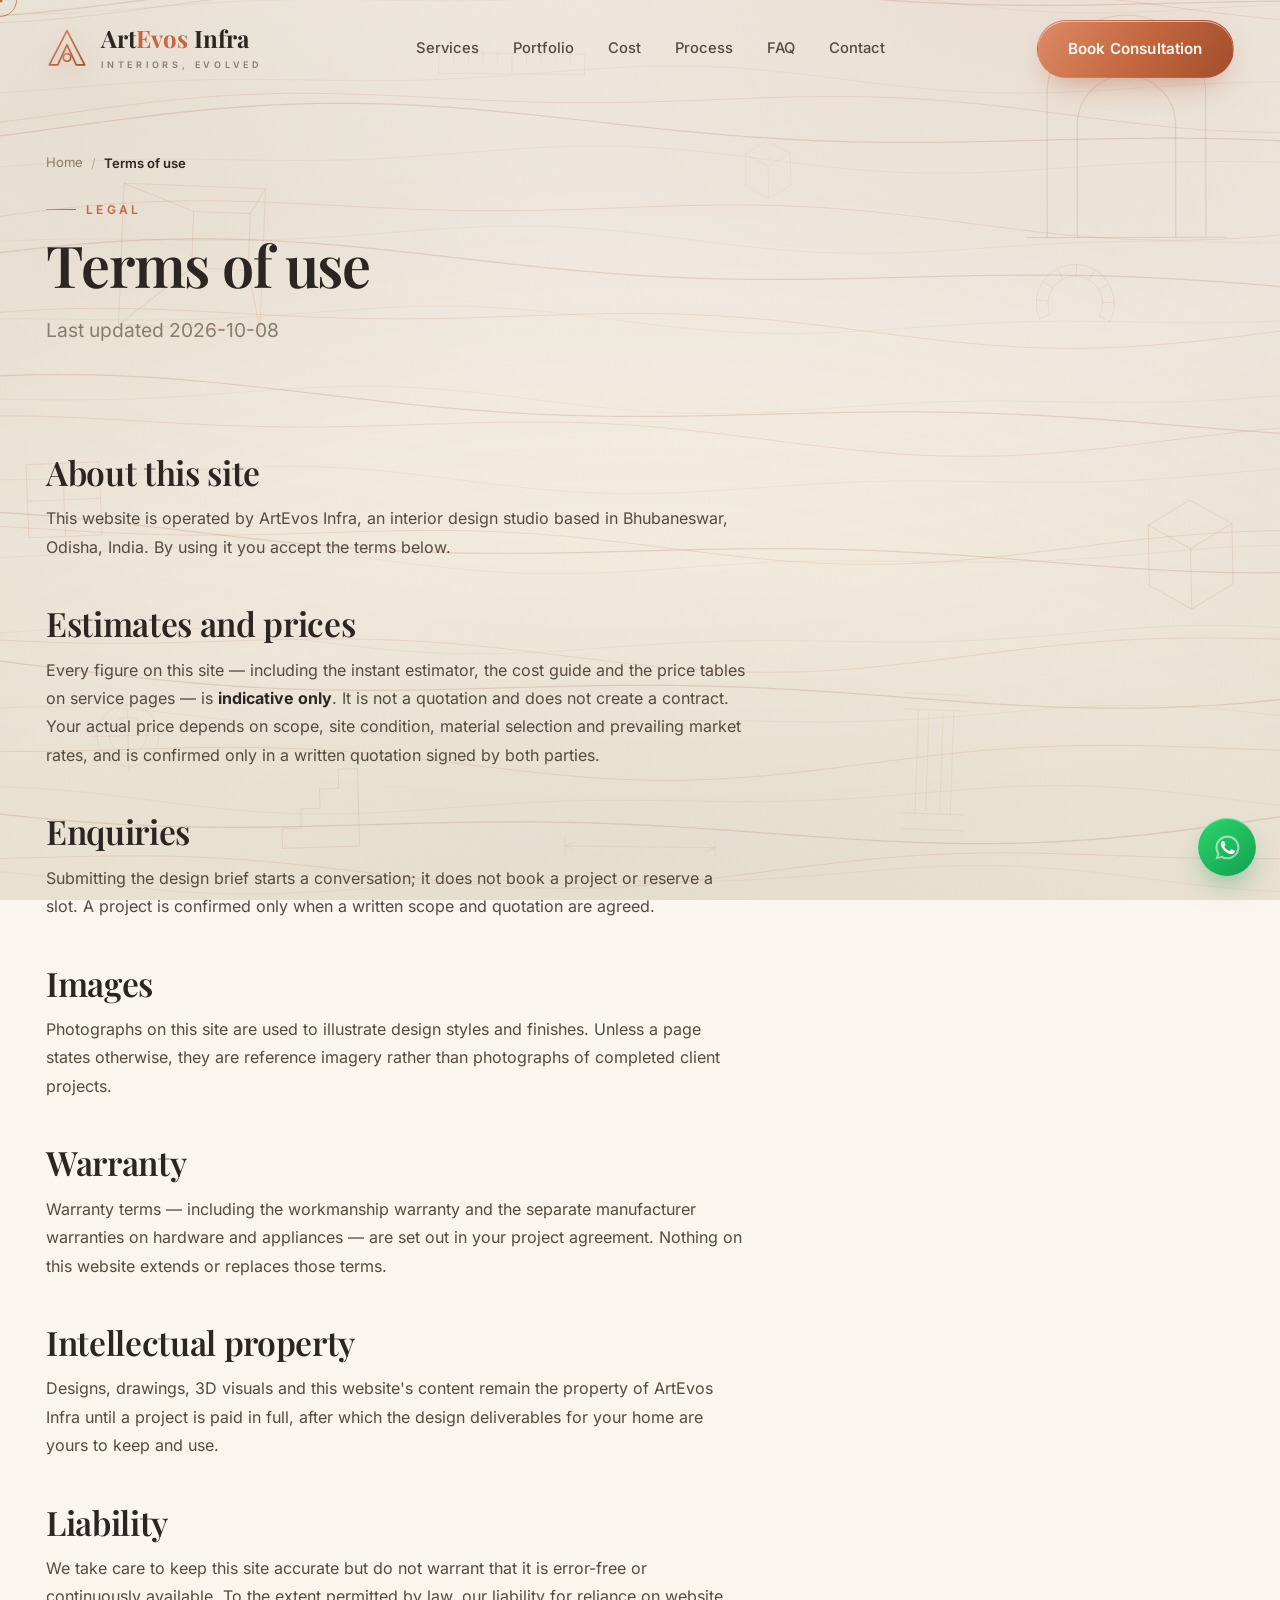
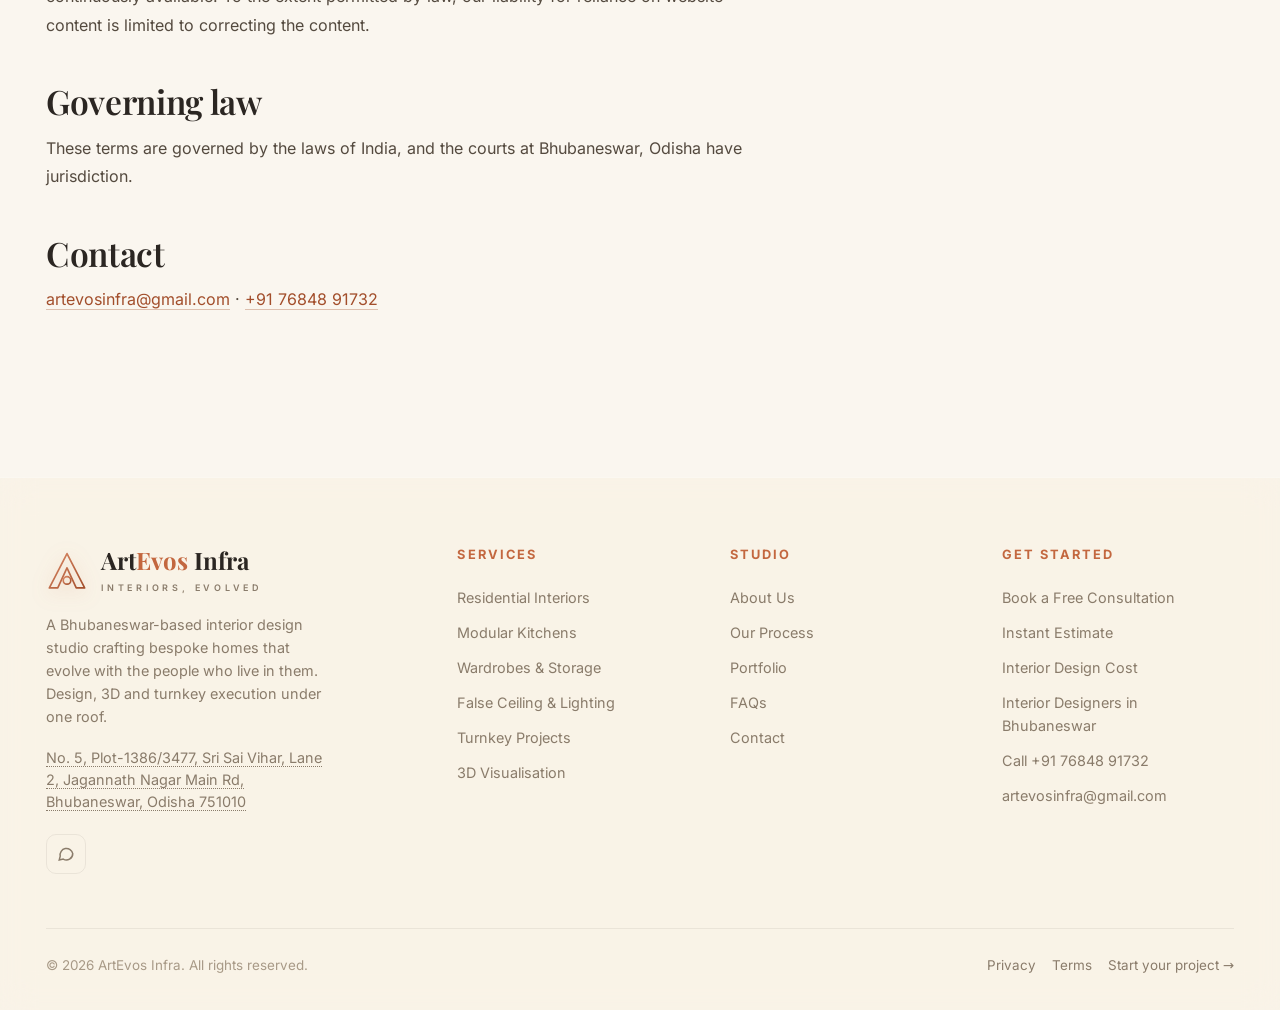
<file: terms/index.html>
<!DOCTYPE html>
<html lang="en-IN">
<head>
<meta charset="UTF-8">
<meta name="viewport" content="width=device-width, initial-scale=1, viewport-fit=cover">
<meta http-equiv="Content-Security-Policy" content="default-src 'self'; base-uri 'none'; object-src 'none'; img-src 'self' data:; font-src 'self'; style-src 'self' 'unsafe-inline'; script-src 'self' 'sha256-Q3lSHR+YimHQBh7buKPF9Q9u4m4zapXaonDFajO9YKk='; connect-src 'self' https:; frame-src https://www.openstreetmap.org; form-action 'self' https://wa.me; upgrade-insecure-requests;">
<meta name="referrer" content="strict-origin-when-cross-origin">
<title>Terms of Use | ArtEvos Infra</title>
<meta name="description" content="Terms governing the use of the ArtEvos Infra website, including how indicative estimates and quotations work.">
<link rel="canonical" href="https://artevosinfra.in/terms/">
<meta name="robots" content="index,follow,max-image-preview:large,max-snippet:-1,max-video-preview:-1">
<meta name="theme-color" content="#faf6ef">
<meta name="author" content="ArtEvos Infra">
<meta name="geo.region" content="IN-OR">
<meta name="geo.placename" content="Bhubaneswar">
<meta name="geo.position" content="20.2985;85.8575">
<meta name="ICBM" content="20.2985, 85.8575">
<meta property="og:type" content="website">
<meta property="og:site_name" content="ArtEvos Infra">
<meta property="og:locale" content="en_IN">
<meta property="og:url" content="https://artevosinfra.in/terms/">
<meta property="og:title" content="Terms of use">
<meta property="og:description" content="Terms governing the use of the ArtEvos Infra website, including how indicative estimates and quotations work.">
<meta property="og:image" content="https://artevosinfra.in/assets/img/og-artevos.jpg">
<meta property="og:image:width" content="1200">
<meta property="og:image:height" content="630">
<meta property="og:image:alt" content="ArtEvos Infra — interior design in Bhubaneswar">
<meta name="twitter:card" content="summary_large_image">
<meta name="twitter:title" content="Terms of use">
<meta name="twitter:description" content="Terms governing the use of the ArtEvos Infra website, including how indicative estimates and quotations work.">
<meta name="twitter:image" content="https://artevosinfra.in/assets/img/og-artevos.jpg">
<link rel="icon" href="/favicon.ico" sizes="32x32">
<link rel="icon" href="/favicon.svg" type="image/svg+xml">
<link rel="apple-touch-icon" href="/apple-touch-icon.png">
<link rel="manifest" href="/manifest.webmanifest">
<meta name="apple-mobile-web-app-capable" content="yes">
<meta name="mobile-web-app-capable" content="yes">
<meta name="apple-mobile-web-app-title" content="ArtEvos Infra">
<meta name="format-detection" content="telephone=no">
<link rel="preload" href="/assets/fonts/inter-var.woff2" as="font" type="font/woff2" crossorigin>
<link rel="preload" href="/assets/fonts/playfair-var.woff2" as="font" type="font/woff2" crossorigin>
<link rel="stylesheet" href="/assets/css/site.css?v=0920024994">
<script type="application/ld+json">{"@context":"https://schema.org","@graph":[{"@type":["InteriorDesigner","LocalBusiness","HomeAndConstructionBusiness"],"@id":"https://artevosinfra.in/#studio","name":"ArtEvos Infra","alternateName":"ArtEvos Infra","url":"https://artevosinfra.in/","description":"Interior design studio in Bhubaneswar offering full-home residential design, modular kitchens, wardrobes, false ceiling and lighting, photoreal 3D visualisation and turnkey execution.","image":"https://artevosinfra.in/assets/img/og-artevos.jpg","logo":"https://artevosinfra.in/assets/img/icon-512.png","telephone":"+917684891732","email":"artevosinfra@gmail.com","priceRange":"₹₹","currenciesAccepted":"INR","address":{"@type":"PostalAddress","addressLocality":"Bhubaneswar","addressRegion":"Odisha","postalCode":"751010","addressCountry":"IN","streetAddress":"No. 5, Plot-1386/3477, Sri Sai Vihar, Lane 2, Jagannath Nagar Main Rd"},"geo":{"@type":"GeoCoordinates","latitude":"20.2985","longitude":"85.8575"},"openingHoursSpecification":[{"@type":"OpeningHoursSpecification","dayOfWeek":["Monday","Tuesday","Wednesday","Thursday","Friday","Saturday"],"opens":"09:00","closes":"20:00"}],"areaServed":[{"@type":"City","name":"Bhubaneswar"},{"@type":"City","name":"Cuttack"},{"@type":"City","name":"Puri"},{"@type":"State","name":"Odisha"}],"knowsLanguage":["en","hi","or"],"hasOfferCatalog":{"@type":"OfferCatalog","name":"Interior design services","itemListElement":[{"@type":"Offer","itemOffered":{"@type":"Service","name":"Residential Interiors","url":"https://artevosinfra.in/services/residential-interior-design/"}},{"@type":"Offer","itemOffered":{"@type":"Service","name":"Modular Kitchens","url":"https://artevosinfra.in/services/modular-kitchen-design/"}},{"@type":"Offer","itemOffered":{"@type":"Service","name":"Wardrobes & Storage","url":"https://artevosinfra.in/services/wardrobe-and-storage-design/"}},{"@type":"Offer","itemOffered":{"@type":"Service","name":"False Ceiling & Lighting","url":"https://artevosinfra.in/services/false-ceiling-and-lighting/"}},{"@type":"Offer","itemOffered":{"@type":"Service","name":"Turnkey Projects","url":"https://artevosinfra.in/services/turnkey-interior-projects/"}},{"@type":"Offer","itemOffered":{"@type":"Service","name":"3D Visualisation","url":"https://artevosinfra.in/services/3d-interior-visualisation/"}}]}},{"@type":"WebSite","@id":"https://artevosinfra.in/#website","url":"https://artevosinfra.in/","name":"ArtEvos Infra","inLanguage":"en-IN","publisher":{"@id":"https://artevosinfra.in/#studio"}},{"@type":"BreadcrumbList","itemListElement":[{"@type":"ListItem","position":1,"name":"Home","item":"https://artevosinfra.in/"},{"@type":"ListItem","position":2,"name":"Terms of use"}]}]}</script>
</head>
<body>
<a class="skip-link" href="#main">Skip to content</a>
<div class="bg-field"></div>
<canvas class="bg-canvas" id="bgfx" aria-hidden="true"></canvas>
<div class="bg-grain"></div>
<div class="bg-vignette" aria-hidden="true"></div>

<div class="preload" id="preload">
  <svg class="mono" viewBox="0 0 100 100" fill="none" aria-hidden="true">
    <defs><linearGradient id="plg" x1="0" y1="0" x2="1" y2="1"><stop offset="0" stop-color="#dc8a67"/><stop offset="1" stop-color="#a24e2b"/></linearGradient></defs>
    <path d="M50 6 L92 88 H72 L50 40 L28 88 H8 Z" stroke="url(#plg)" stroke-width="3" stroke-linejoin="round"/>
    <circle cx="50" cy="70" r="9" stroke="url(#plg)" stroke-width="3"/>
  </svg>
  <div class="pl-word">ArtEvos</div>
</div>

<div class="progress" id="progress"></div>
<div class="cursor" id="cursor"></div>
<div class="cursor-dot" id="cursorDot"></div>

<header class="nav" id="nav">
  <div class="container nav-inner">
    <a href="/" class="brand" aria-label="ArtEvos Infra — home">
      <svg class="mono" viewBox="0 0 100 100" fill="none" aria-hidden="true"><defs><linearGradient id="blg" x1="0" y1="0" x2="1" y2="1"><stop offset="0" stop-color="#dc8a67"/><stop offset="1" stop-color="#a24e2b"/></linearGradient></defs><path d="M50 6 L92 88 H72 L50 40 L28 88 H8 Z" stroke="url(#blg)" stroke-width="4" stroke-linejoin="round"/><circle cx="50" cy="70" r="9" stroke="url(#blg)" stroke-width="4"/></svg>
      <span><span class="brand-name">Art<b>Evos</b><span class="brand-infra">&nbsp;Infra</span></span><span class="brand-sub">Interiors, Evolved</span></span>
    </a>
    <nav class="nav-links" aria-label="Primary"><a href="/#services">Services</a><a href="/#portfolio">Portfolio</a><a href="/interior-design-cost-in-bhubaneswar/">Cost</a><a href="/#process">Process</a><a href="/#faq">FAQ</a><a href="/contact/">Contact</a></nav>
    <div class="nav-cta">
      <a href="/#booking" class="btn btn-gold" data-cursor>Book Consultation</a>
      <button class="burger" id="burger" aria-label="Open menu" aria-controls="mobileMenu" aria-expanded="false"><span></span><span></span><span></span></button>
    </div>
  </div>
</header>

<div class="mobile-menu" id="mobileMenu" aria-hidden="true">
  <a href="/#services">Services</a><a href="/#portfolio">Portfolio</a><a href="/interior-design-cost-in-bhubaneswar/">Cost</a><a href="/#process">Process</a><a href="/#faq">FAQ</a><a href="/contact/">Contact</a>
  <a href="/#booking" class="btn btn-gold">Book Consultation</a>
</div>

<main id="main">
<section class="page-hero"><div class="container"><nav class="crumbs" aria-label="Breadcrumb"><a href="/">Home</a><span class="sep" aria-hidden="true">/</span><span aria-current="page">Terms of use</span></nav>
  <span class="eyebrow">Legal</span><h1>Terms of use</h1>
  <p class="lead">Last updated 2026-10-08</p></div></section>
<section class="section" style="padding-top:10px"><div class="container"><div class="prose">
<h2>About this site</h2>
<p>This website is operated by ArtEvos Infra, an interior design studio based in Bhubaneswar, Odisha, India. By using it you accept the terms below.</p>
<h2>Estimates and prices</h2>
<p>Every figure on this site — including the instant estimator, the cost guide and the price tables on service pages — is <strong>indicative only</strong>. It is not a quotation and does not create a contract. Your actual price depends on scope, site condition, material selection and prevailing market rates, and is confirmed only in a written quotation signed by both parties.</p>
<h2>Enquiries</h2>
<p>Submitting the design brief starts a conversation; it does not book a project or reserve a slot. A project is confirmed only when a written scope and quotation are agreed.</p>
<h2>Images</h2>
<p>Photographs on this site are used to illustrate design styles and finishes. Unless a page states otherwise, they are reference imagery rather than photographs of completed client projects.</p>
<h2>Warranty</h2>
<p>Warranty terms — including the workmanship warranty and the separate manufacturer warranties on hardware and appliances — are set out in your project agreement. Nothing on this website extends or replaces those terms.</p>
<h2>Intellectual property</h2>
<p>Designs, drawings, 3D visuals and this website's content remain the property of ArtEvos Infra until a project is paid in full, after which the design deliverables for your home are yours to keep and use.</p>
<h2>Liability</h2>
<p>We take care to keep this site accurate but do not warrant that it is error-free or continuously available. To the extent permitted by law, our liability for reliance on website content is limited to correcting the content.</p>
<h2>Governing law</h2>
<p>These terms are governed by the laws of India, and the courts at Bhubaneswar, Odisha have jurisdiction.</p>
<h2>Contact</h2>
<p><a href="mailto:artevosinfra@gmail.com">artevosinfra@gmail.com</a> &middot; <a href="tel:+917684891732">+91 76848 91732</a></p>
</div></div></section>
</main>
<footer>
  <div class="container">
    <div class="foot-grid">
      <div class="foot-brand">
        <a href="/" class="brand">
          <svg class="mono" viewBox="0 0 100 100" fill="none" aria-hidden="true"><defs><linearGradient id="flg" x1="0" y1="0" x2="1" y2="1"><stop offset="0" stop-color="#dc8a67"/><stop offset="1" stop-color="#a24e2b"/></linearGradient></defs><path d="M50 6 L92 88 H72 L50 40 L28 88 H8 Z" stroke="url(#flg)" stroke-width="4" stroke-linejoin="round"/><circle cx="50" cy="70" r="9" stroke="url(#flg)" stroke-width="4"/></svg>
          <span><span class="brand-name">Art<b>Evos</b><span class="brand-infra">&nbsp;Infra</span></span><span class="brand-sub">Interiors, Evolved</span></span>
        </a>
        <p>A Bhubaneswar-based interior design studio crafting bespoke homes that evolve with the people who live in them. Design, 3D and turnkey execution under one roof.</p>
        <p class="foot-addr"><a href="https://www.google.com/maps/search/?api=1&amp;query=ArtEvos%20Infra%2C%20No.%205%2C%20Plot-1386/3477%2C%20Sri%20Sai%20Vihar%2C%20Lane%202%2C%20Jagannath%20Nagar%20Main%20Rd%2C%20Bhubaneswar%2C%20Odisha%20751010" target="_blank" rel="noopener noreferrer">No. 5, Plot-1386/3477, Sri Sai Vihar, Lane 2, Jagannath Nagar Main Rd, Bhubaneswar, Odisha 751010</a></p>
        <div class="socials"><a href="https://wa.me/917656850169" target="_blank" rel="noopener noreferrer" aria-label="Chat with ArtEvos on WhatsApp"><svg width="18" height="18" viewBox="0 0 24 24" fill="none" stroke="currentColor" stroke-width="2"><path d="M21 11.5a8.4 8.4 0 0 1-12.7 7.2L3 20l1.3-5.2A8.4 8.4 0 1 1 21 11.5z"/></svg></a></div>
      </div>
      <div class="foot-col">
        <h4>Services</h4>
        <a href="/services/residential-interior-design/">Residential Interiors</a><a href="/services/modular-kitchen-design/">Modular Kitchens</a><a href="/services/wardrobe-and-storage-design/">Wardrobes & Storage</a><a href="/services/false-ceiling-and-lighting/">False Ceiling & Lighting</a><a href="/services/turnkey-interior-projects/">Turnkey Projects</a><a href="/services/3d-interior-visualisation/">3D Visualisation</a>
      </div>
      <div class="foot-col">
        <h4>Studio</h4>
        <a href="/#about">About Us</a>
        <a href="/#process">Our Process</a>
        <a href="/#portfolio">Portfolio</a>
        <a href="/#faq">FAQs</a>
        <a href="/contact/">Contact</a>
      </div>
      <div class="foot-col">
        <h4>Get Started</h4>
        <a href="/#booking">Book a Free Consultation</a>
        <a href="/#estimate">Instant Estimate</a>
        <a href="/interior-design-cost-in-bhubaneswar/">Interior Design Cost</a>
        <a href="/interior-designers-in-bhubaneswar/">Interior Designers in Bhubaneswar</a>
        <a href="tel:+917684891732">Call +91 76848 91732</a>
        <a href="mailto:artevosinfra@gmail.com">artevosinfra@gmail.com</a>
      </div>
    </div>
    <div class="foot-bottom">
      <span>&copy; 2026 ArtEvos Infra. All rights reserved.</span>
      <span class="foot-legal"><a href="/privacy/">Privacy</a><a href="/terms/">Terms</a><a href="/#booking">Start your project &rarr;</a></span>
    </div>
  </div>
</footer>

<a class="wa-fab" id="waFab" href="https://wa.me/917656850169" target="_blank" rel="noopener noreferrer" aria-label="Chat with ArtEvos Infra on WhatsApp">
  <span class="wa-ic"><svg viewBox="0 0 24 24" fill="currentColor" aria-hidden="true"><path d="M17.5 14.4c-.3-.15-1.7-.84-1.96-.94-.26-.1-.45-.15-.64.15-.19.29-.74.94-.9 1.13-.17.19-.33.21-.62.07-.29-.15-1.22-.45-2.33-1.44-.86-.77-1.44-1.72-1.6-2-.17-.29-.02-.45.13-.6.13-.13.29-.33.43-.5.15-.17.19-.29.29-.48.1-.19.05-.36-.02-.5-.07-.15-.64-1.55-.88-2.12-.23-.56-.47-.48-.64-.49l-.55-.01c-.19 0-.5.07-.76.36-.26.29-1 .98-1 2.38s1.02 2.76 1.17 2.95c.15.19 2.02 3.08 4.9 4.32.68.29 1.22.47 1.63.6.69.22 1.31.19 1.8.11.55-.08 1.7-.69 1.94-1.36.24-.67.24-1.24.17-1.36-.07-.12-.26-.19-.55-.34z"/><path d="M12 2a9.9 9.9 0 0 0-8.4 15.2L2 22l4.9-1.6A9.9 9.9 0 1 0 12 2zm0 18.1c-1.5 0-3-.4-4.3-1.16l-.3-.18-2.9.95.95-2.83-.2-.32A8.1 8.1 0 1 1 12 20.1z" opacity=".55"/></svg></span>
  <span class="wa-lb">Chat with us</span>
</a>

<button class="to-top" id="toTop" aria-label="Back to top">
  <svg width="18" height="18" viewBox="0 0 24 24" fill="none" stroke="currentColor" stroke-width="2.4"><path d="M12 19V5M5 12l7-7 7 7"/></svg>
</button>

<nav class="mobile-actions" id="mobileActions" aria-label="Quick actions">
  <a href="tel:+917684891732" class="ma-call"><svg viewBox="0 0 24 24" fill="none" stroke="currentColor" stroke-width="2"><path d="M22 16.9v3a2 2 0 0 1-2.2 2 19.8 19.8 0 0 1-8.6-3 19.5 19.5 0 0 1-6-6 19.8 19.8 0 0 1-3-8.6A2 2 0 0 1 4.1 2h3a2 2 0 0 1 2 1.7c.1.9.3 1.8.6 2.6a2 2 0 0 1-.5 2.1L8 9.6a16 16 0 0 0 6 6l1.2-1.2a2 2 0 0 1 2.1-.5c.8.3 1.7.5 2.6.6a2 2 0 0 1 1.7 2z"/></svg>Call</a>
  <a href="https://wa.me/917656850169" class="ma-wa" target="_blank" rel="noopener noreferrer"><svg viewBox="0 0 24 24" fill="none" stroke="currentColor" stroke-width="2"><path d="M21 11.5a8.4 8.4 0 0 1-12.7 7.2L3 20l1.3-5.2A8.4 8.4 0 1 1 21 11.5z"/></svg>WhatsApp</a>
  <a href="/#booking" class="ma-book"><svg viewBox="0 0 24 24" fill="none" stroke="currentColor" stroke-width="2"><path d="M8 2v4M16 2v4M3 10h18M5 6h14a2 2 0 0 1 2 2v12a2 2 0 0 1-2 2H5a2 2 0 0 1-2-2V8a2 2 0 0 1 2-2z"/></svg>Book free visit</a>
</nav>

<script src="/assets/js/site.js?v=0920024994" defer></script>
</body>
</html>
</file>
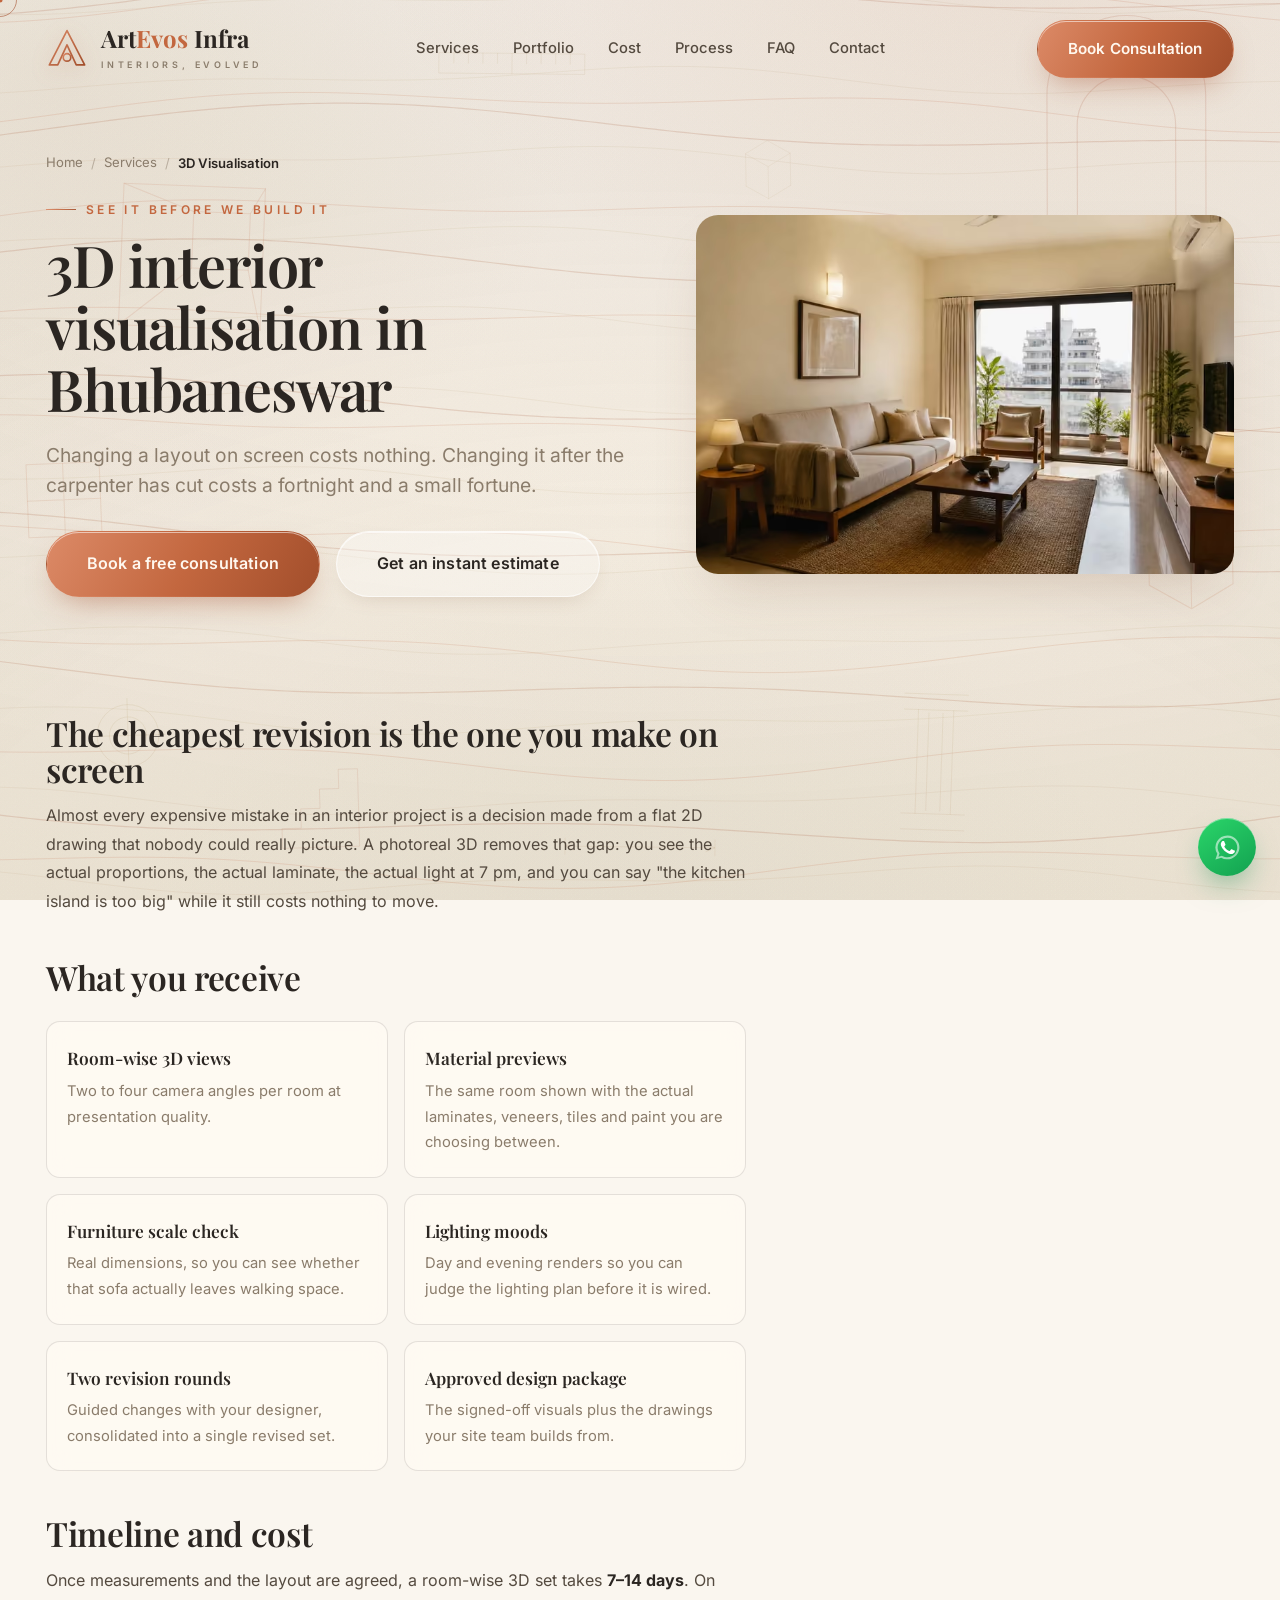
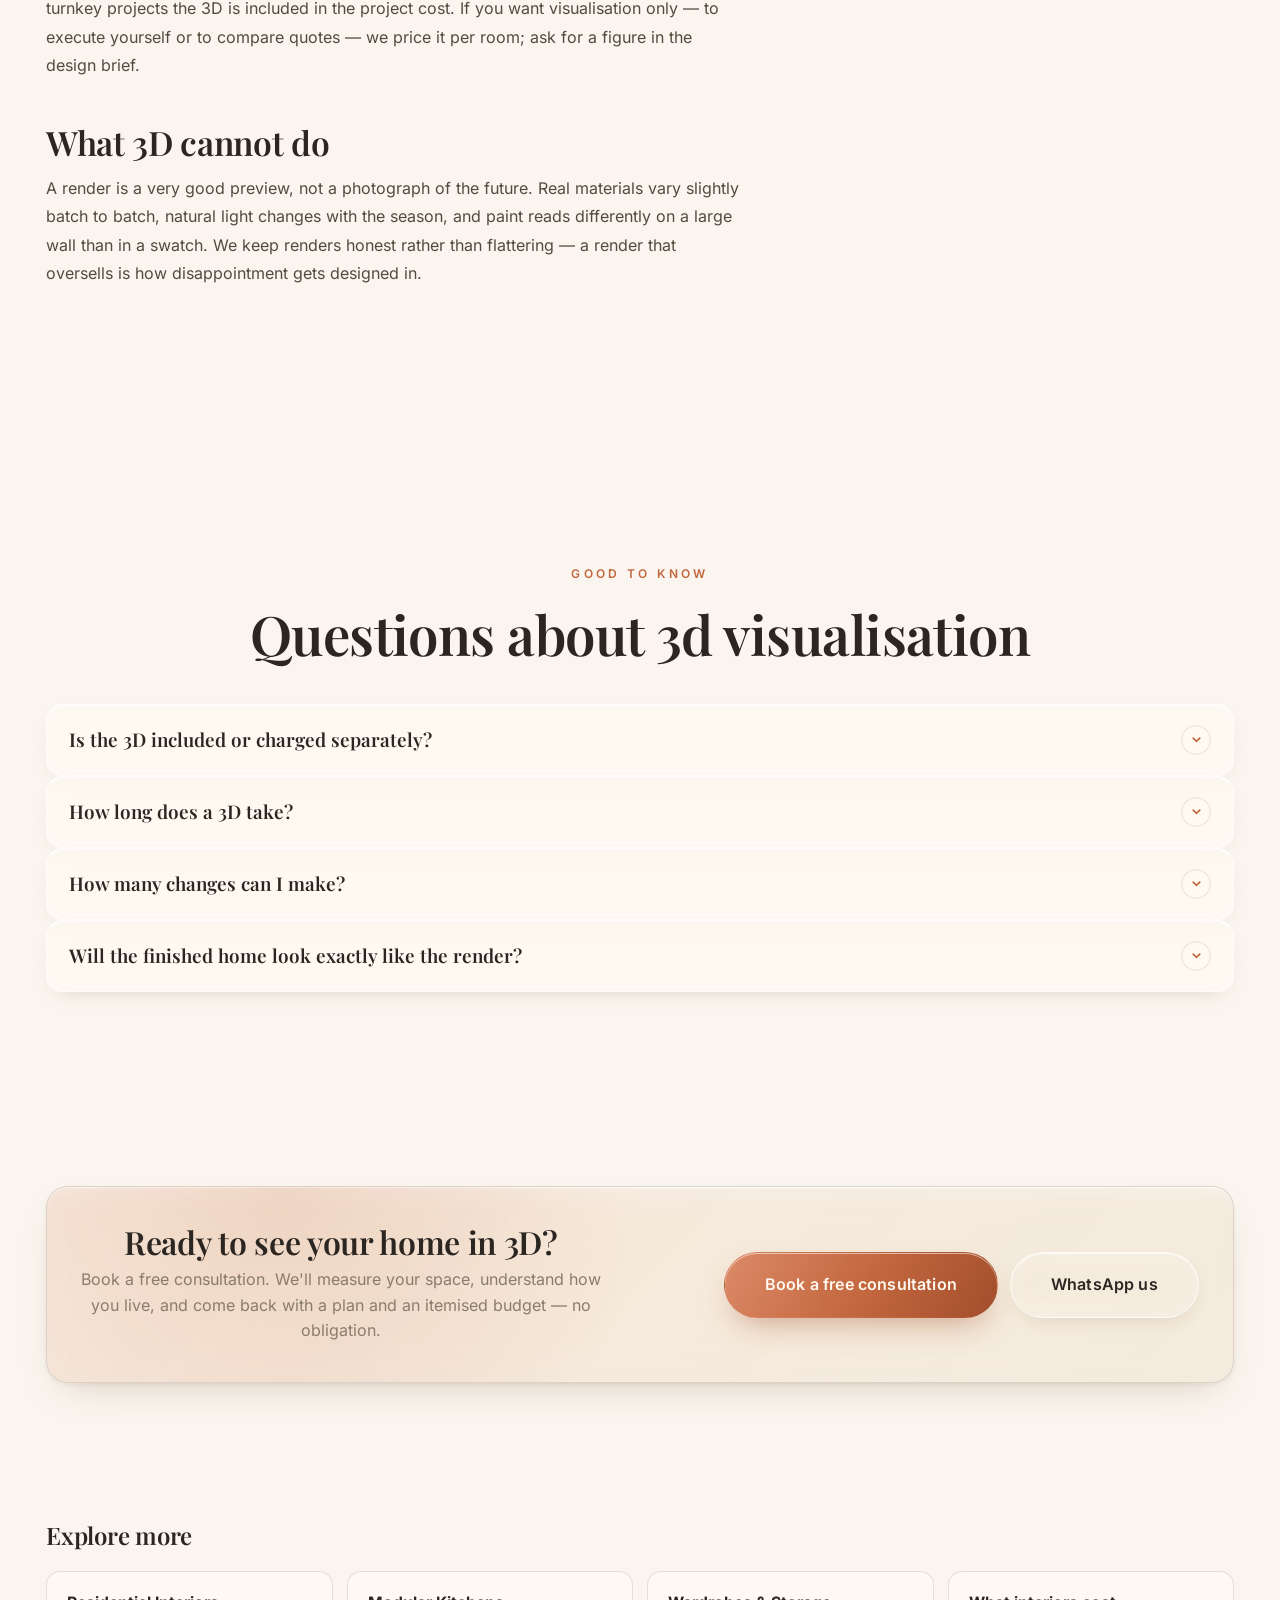
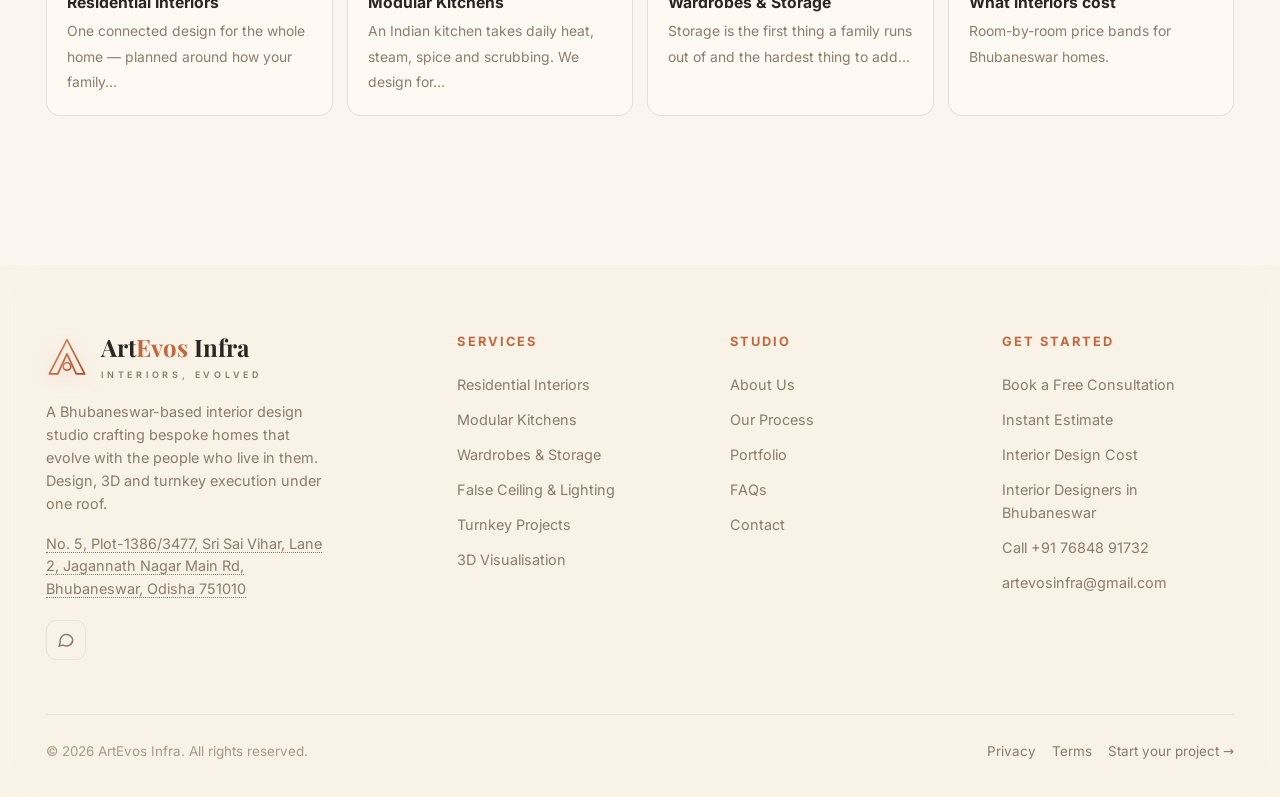
<file: services/3d-interior-visualisation/index.html>
<!DOCTYPE html>
<html lang="en-IN">
<head>
<meta charset="UTF-8">
<meta name="viewport" content="width=device-width, initial-scale=1, viewport-fit=cover">
<meta http-equiv="Content-Security-Policy" content="default-src 'self'; base-uri 'none'; object-src 'none'; img-src 'self' data:; font-src 'self'; style-src 'self' 'unsafe-inline'; script-src 'self' 'sha256-QAw0jWN2mtSgHO+SGAj+VgSlUam2fVZnc/ZwwH3Qlrk='; connect-src 'self' https:; frame-src https://www.openstreetmap.org; form-action 'self' https://wa.me; upgrade-insecure-requests;">
<meta name="referrer" content="strict-origin-when-cross-origin">
<title>3D Interior Visualisation & Design in Bhubaneswar | ArtEvos</title>
<meta name="description" content="See a photoreal version of your home before a wall moves. Room-wise 3D views, material and lighting previews, two revision rounds. Bhubaneswar.">
<link rel="canonical" href="https://artevosinfra.in/services/3d-interior-visualisation/">
<meta name="robots" content="index,follow,max-image-preview:large,max-snippet:-1,max-video-preview:-1">
<meta name="theme-color" content="#faf6ef">
<meta name="author" content="ArtEvos Infra">
<meta name="geo.region" content="IN-OR">
<meta name="geo.placename" content="Bhubaneswar">
<meta name="geo.position" content="20.2985;85.8575">
<meta name="ICBM" content="20.2985, 85.8575">
<meta property="og:type" content="website">
<meta property="og:site_name" content="ArtEvos Infra">
<meta property="og:locale" content="en_IN">
<meta property="og:url" content="https://artevosinfra.in/services/3d-interior-visualisation/">
<meta property="og:title" content="3D interior visualisation in Bhubaneswar">
<meta property="og:description" content="See a photoreal version of your home before a wall moves. Room-wise 3D views, material and lighting previews, two revision rounds. Bhubaneswar.">
<meta property="og:image" content="https://artevosinfra.in/assets/img/og-artevos.jpg">
<meta property="og:image:width" content="1200">
<meta property="og:image:height" content="630">
<meta property="og:image:alt" content="ArtEvos Infra — interior design in Bhubaneswar">
<meta name="twitter:card" content="summary_large_image">
<meta name="twitter:title" content="3D interior visualisation in Bhubaneswar">
<meta name="twitter:description" content="See a photoreal version of your home before a wall moves. Room-wise 3D views, material and lighting previews, two revision rounds. Bhubaneswar.">
<meta name="twitter:image" content="https://artevosinfra.in/assets/img/og-artevos.jpg">
<link rel="icon" href="/favicon.ico" sizes="32x32">
<link rel="icon" href="/favicon.svg" type="image/svg+xml">
<link rel="apple-touch-icon" href="/apple-touch-icon.png">
<link rel="manifest" href="/manifest.webmanifest">
<meta name="apple-mobile-web-app-capable" content="yes">
<meta name="mobile-web-app-capable" content="yes">
<meta name="apple-mobile-web-app-title" content="ArtEvos Infra">
<meta name="format-detection" content="telephone=no">
<link rel="preload" href="/assets/fonts/inter-var.woff2" as="font" type="font/woff2" crossorigin>
<link rel="preload" href="/assets/fonts/playfair-var.woff2" as="font" type="font/woff2" crossorigin>
<link rel="preload" as="image" fetchpriority="high" media="(min-width:900px)" href="/assets/img/minimal-living-room-warm-neutrals-1200.webp" imagesrcset="/assets/img/minimal-living-room-warm-neutrals-480.avif 480w, /assets/img/minimal-living-room-warm-neutrals-768.avif 768w, /assets/img/minimal-living-room-warm-neutrals-1200.avif 1200w, /assets/img/minimal-living-room-warm-neutrals-1536.avif 1536w" imagesizes="(max-width:900px) 92vw, 560px" type="image/avif">
<link rel="stylesheet" href="/assets/css/site.css?v=0920024994">
<script type="application/ld+json">{"@context":"https://schema.org","@graph":[{"@type":["InteriorDesigner","LocalBusiness","HomeAndConstructionBusiness"],"@id":"https://artevosinfra.in/#studio","name":"ArtEvos Infra","alternateName":"ArtEvos Infra","url":"https://artevosinfra.in/","description":"Interior design studio in Bhubaneswar offering full-home residential design, modular kitchens, wardrobes, false ceiling and lighting, photoreal 3D visualisation and turnkey execution.","image":"https://artevosinfra.in/assets/img/og-artevos.jpg","logo":"https://artevosinfra.in/assets/img/icon-512.png","telephone":"+917684891732","email":"artevosinfra@gmail.com","priceRange":"₹₹","currenciesAccepted":"INR","address":{"@type":"PostalAddress","addressLocality":"Bhubaneswar","addressRegion":"Odisha","postalCode":"751010","addressCountry":"IN","streetAddress":"No. 5, Plot-1386/3477, Sri Sai Vihar, Lane 2, Jagannath Nagar Main Rd"},"geo":{"@type":"GeoCoordinates","latitude":"20.2985","longitude":"85.8575"},"openingHoursSpecification":[{"@type":"OpeningHoursSpecification","dayOfWeek":["Monday","Tuesday","Wednesday","Thursday","Friday","Saturday"],"opens":"09:00","closes":"20:00"}],"areaServed":[{"@type":"City","name":"Bhubaneswar"},{"@type":"City","name":"Cuttack"},{"@type":"City","name":"Puri"},{"@type":"State","name":"Odisha"}],"knowsLanguage":["en","hi","or"],"hasOfferCatalog":{"@type":"OfferCatalog","name":"Interior design services","itemListElement":[{"@type":"Offer","itemOffered":{"@type":"Service","name":"Residential Interiors","url":"https://artevosinfra.in/services/residential-interior-design/"}},{"@type":"Offer","itemOffered":{"@type":"Service","name":"Modular Kitchens","url":"https://artevosinfra.in/services/modular-kitchen-design/"}},{"@type":"Offer","itemOffered":{"@type":"Service","name":"Wardrobes & Storage","url":"https://artevosinfra.in/services/wardrobe-and-storage-design/"}},{"@type":"Offer","itemOffered":{"@type":"Service","name":"False Ceiling & Lighting","url":"https://artevosinfra.in/services/false-ceiling-and-lighting/"}},{"@type":"Offer","itemOffered":{"@type":"Service","name":"Turnkey Projects","url":"https://artevosinfra.in/services/turnkey-interior-projects/"}},{"@type":"Offer","itemOffered":{"@type":"Service","name":"3D Visualisation","url":"https://artevosinfra.in/services/3d-interior-visualisation/"}}]}},{"@type":"WebSite","@id":"https://artevosinfra.in/#website","url":"https://artevosinfra.in/","name":"ArtEvos Infra","inLanguage":"en-IN","publisher":{"@id":"https://artevosinfra.in/#studio"}},{"@type":"Service","@id":"https://artevosinfra.in/services/3d-interior-visualisation/#service","name":"3D interior visualisation in Bhubaneswar","serviceType":"3D Visualisation","description":"See a photoreal version of your home before a wall moves. Room-wise 3D views, material and lighting previews, two revision rounds. Bhubaneswar.","url":"https://artevosinfra.in/services/3d-interior-visualisation/","provider":{"@id":"https://artevosinfra.in/#studio"},"areaServed":{"@type":"City","name":"Bhubaneswar"},"audience":{"@type":"Audience","audienceType":"Homeowners"},"offers":{"@type":"Offer","priceCurrency":"INR","availability":"https://schema.org/InStock","url":"https://artevosinfra.in/#booking"}},{"@type":"BreadcrumbList","itemListElement":[{"@type":"ListItem","position":1,"name":"Home","item":"https://artevosinfra.in/"},{"@type":"ListItem","position":2,"name":"Services","item":"https://artevosinfra.in/#services"},{"@type":"ListItem","position":3,"name":"3D Visualisation"}]},{"@type":"FAQPage","mainEntity":[{"@type":"Question","name":"Is the 3D included or charged separately?","acceptedAnswer":{"@type":"Answer","text":"On turnkey projects it is included in the project cost. If you want a visualisation-only package to execute yourself, we quote it per room."}},{"@type":"Question","name":"How long does a 3D take?","acceptedAnswer":{"@type":"Answer","text":"Typically 7 to 14 days after the layout and measurements are agreed, including one round of internal review before it reaches you."}},{"@type":"Question","name":"How many changes can I make?","acceptedAnswer":{"@type":"Answer","text":"Two guided revision rounds are included. In practice most homeowners use one to adjust layout and one to settle materials."}},{"@type":"Question","name":"Will the finished home look exactly like the render?","acceptedAnswer":{"@type":"Answer","text":"Very close on layout, proportion and joinery. Colours and textures can vary slightly with real material batches and natural light, which is why we ask you to see physical samples of every key finish before sign-off."}}]}]}</script>
</head>
<body>
<a class="skip-link" href="#main">Skip to content</a>
<div class="bg-field"></div>
<canvas class="bg-canvas" id="bgfx" aria-hidden="true"></canvas>
<div class="bg-grain"></div>
<div class="bg-vignette" aria-hidden="true"></div>

<div class="preload" id="preload">
  <svg class="mono" viewBox="0 0 100 100" fill="none" aria-hidden="true">
    <defs><linearGradient id="plg" x1="0" y1="0" x2="1" y2="1"><stop offset="0" stop-color="#dc8a67"/><stop offset="1" stop-color="#a24e2b"/></linearGradient></defs>
    <path d="M50 6 L92 88 H72 L50 40 L28 88 H8 Z" stroke="url(#plg)" stroke-width="3" stroke-linejoin="round"/>
    <circle cx="50" cy="70" r="9" stroke="url(#plg)" stroke-width="3"/>
  </svg>
  <div class="pl-word">ArtEvos</div>
</div>

<div class="progress" id="progress"></div>
<div class="cursor" id="cursor"></div>
<div class="cursor-dot" id="cursorDot"></div>

<header class="nav" id="nav">
  <div class="container nav-inner">
    <a href="/" class="brand" aria-label="ArtEvos Infra — home">
      <svg class="mono" viewBox="0 0 100 100" fill="none" aria-hidden="true"><defs><linearGradient id="blg" x1="0" y1="0" x2="1" y2="1"><stop offset="0" stop-color="#dc8a67"/><stop offset="1" stop-color="#a24e2b"/></linearGradient></defs><path d="M50 6 L92 88 H72 L50 40 L28 88 H8 Z" stroke="url(#blg)" stroke-width="4" stroke-linejoin="round"/><circle cx="50" cy="70" r="9" stroke="url(#blg)" stroke-width="4"/></svg>
      <span><span class="brand-name">Art<b>Evos</b><span class="brand-infra">&nbsp;Infra</span></span><span class="brand-sub">Interiors, Evolved</span></span>
    </a>
    <nav class="nav-links" aria-label="Primary"><a href="/#services">Services</a><a href="/#portfolio">Portfolio</a><a href="/interior-design-cost-in-bhubaneswar/">Cost</a><a href="/#process">Process</a><a href="/#faq">FAQ</a><a href="/contact/">Contact</a></nav>
    <div class="nav-cta">
      <a href="/#booking" class="btn btn-gold" data-cursor>Book Consultation</a>
      <button class="burger" id="burger" aria-label="Open menu" aria-controls="mobileMenu" aria-expanded="false"><span></span><span></span><span></span></button>
    </div>
  </div>
</header>

<div class="mobile-menu" id="mobileMenu" aria-hidden="true">
  <a href="/#services">Services</a><a href="/#portfolio">Portfolio</a><a href="/interior-design-cost-in-bhubaneswar/">Cost</a><a href="/#process">Process</a><a href="/#faq">FAQ</a><a href="/contact/">Contact</a>
  <a href="/#booking" class="btn btn-gold">Book Consultation</a>
</div>

<main id="main">
<section class="page-hero">
  <div class="container">
    <nav class="crumbs" aria-label="Breadcrumb"><a href="/">Home</a><span class="sep" aria-hidden="true">/</span><a href="/#services">Services</a><span class="sep" aria-hidden="true">/</span><span aria-current="page">3D Visualisation</span></nav>
    <div class="page-hero-grid">
      <div>
        <span class="eyebrow">See it before we build it</span>
        <h1>3D interior visualisation in Bhubaneswar</h1>
        <p class="lead">Changing a layout on screen costs nothing. Changing it after the carpenter has cut costs a fortnight and a small fortune.</p>
        <div class="hero-actions">
          <a href="/#booking" class="btn btn-gold btn-lg" data-cursor>Book a free consultation</a>
          <a href="/#estimate" class="btn btn-ghost btn-lg" data-cursor>Get an instant estimate</a>
        </div>
      </div>
      <div class="page-hero-media"><picture><source type="image/avif" srcset="/assets/img/minimal-living-room-warm-neutrals-480.avif 480w, /assets/img/minimal-living-room-warm-neutrals-768.avif 768w, /assets/img/minimal-living-room-warm-neutrals-1200.avif 1200w, /assets/img/minimal-living-room-warm-neutrals-1536.avif 1536w" sizes="(max-width:900px) 92vw, 560px"><source type="image/webp" srcset="/assets/img/minimal-living-room-warm-neutrals-480.webp 480w, /assets/img/minimal-living-room-warm-neutrals-768.webp 768w, /assets/img/minimal-living-room-warm-neutrals-1200.webp 1200w, /assets/img/minimal-living-room-warm-neutrals-1536.webp 1536w" sizes="(max-width:900px) 92vw, 560px"><img src="/assets/img/minimal-living-room-warm-neutrals-1200.webp" alt="Minimal living room in warm neutrals with a low teak coffee table" width="1536" height="1024" loading="eager" decoding="sync" fetchpriority="high"></picture></div>
    </div>
  </div>
</section>

<section class="section" style="padding-top:20px">
  <div class="container"><div class="prose">
<h2>The cheapest revision is the one you make on screen</h2>
<p>Almost every expensive mistake in an interior project is a decision made from a flat 2D drawing that nobody could really picture. A photoreal 3D removes that gap: you see the actual proportions, the actual laminate, the actual light at 7&nbsp;pm, and you can say "the kitchen island is too big" while it still costs nothing to move.</p>
<h2>What you receive</h2>
<div class="inc-grid"><div class="inc"><b>Room-wise 3D views</b><span>Two to four camera angles per room at presentation quality.</span></div><div class="inc"><b>Material previews</b><span>The same room shown with the actual laminates, veneers, tiles and paint you are choosing between.</span></div><div class="inc"><b>Furniture scale check</b><span>Real dimensions, so you can see whether that sofa actually leaves walking space.</span></div><div class="inc"><b>Lighting moods</b><span>Day and evening renders so you can judge the lighting plan before it is wired.</span></div><div class="inc"><b>Two revision rounds</b><span>Guided changes with your designer, consolidated into a single revised set.</span></div><div class="inc"><b>Approved design package</b><span>The signed-off visuals plus the drawings your site team builds from.</span></div></div>
<h2>Timeline and cost</h2>
<p>Once measurements and the layout are agreed, a room-wise 3D set takes <strong>7–14 days</strong>. On turnkey projects the 3D is included in the project cost. If you want visualisation only — to execute yourself or to compare quotes — we price it per room; ask for a figure in the design brief.</p>
<h2>What 3D cannot do</h2>
<p>A render is a very good preview, not a photograph of the future. Real materials vary slightly batch to batch, natural light changes with the season, and paint reads differently on a large wall than in a swatch. We keep renders honest rather than flattering — a render that oversells is how disappointment gets designed in.</p>
</div></div>
</section>

<section class="section" id="faq"><div class="container">
      <div class="center" style="margin-bottom:40px"><span class="eyebrow mx center">Good to know</span>
      <h2 class="h-2">Questions about 3d visualisation</h2></div>
      <div class="faq-list"><div class="faq-item"><button class="faq-q" aria-expanded="false">Is the 3D included or charged separately?
      <span class="faq-ico"><svg viewBox="0 0 24 24" fill="none" stroke="currentColor" stroke-width="2.6"><path d="M6 9l6 6 6-6"/></svg></span></button>
      <div class="faq-a"><div class="faq-a-inner">On turnkey projects it is included in the project cost. If you want a visualisation-only package to execute yourself, we quote it per room.</div></div></div><div class="faq-item"><button class="faq-q" aria-expanded="false">How long does a 3D take?
      <span class="faq-ico"><svg viewBox="0 0 24 24" fill="none" stroke="currentColor" stroke-width="2.6"><path d="M6 9l6 6 6-6"/></svg></span></button>
      <div class="faq-a"><div class="faq-a-inner">Typically 7 to 14 days after the layout and measurements are agreed, including one round of internal review before it reaches you.</div></div></div><div class="faq-item"><button class="faq-q" aria-expanded="false">How many changes can I make?
      <span class="faq-ico"><svg viewBox="0 0 24 24" fill="none" stroke="currentColor" stroke-width="2.6"><path d="M6 9l6 6 6-6"/></svg></span></button>
      <div class="faq-a"><div class="faq-a-inner">Two guided revision rounds are included. In practice most homeowners use one to adjust layout and one to settle materials.</div></div></div><div class="faq-item"><button class="faq-q" aria-expanded="false">Will the finished home look exactly like the render?
      <span class="faq-ico"><svg viewBox="0 0 24 24" fill="none" stroke="currentColor" stroke-width="2.6"><path d="M6 9l6 6 6-6"/></svg></span></button>
      <div class="faq-a"><div class="faq-a-inner">Very close on layout, proportion and joinery. Colours and textures can vary slightly with real material batches and natural light, which is why we ask you to see physical samples of every key finish before sign-off.</div></div></div></div></div></section>

<section class="section" style="padding-top:10px"><div class="container"><div class="cta-band">
      <div><h2>Ready to see your home in 3D?</h2><p>Book a free consultation. We'll measure your space, understand how you live, and come back with a plan and an itemised budget — no obligation.</p></div>
      <div class="cta-actions">
        <a href="/#booking" class="btn btn-gold btn-lg">Book a free consultation</a>
        <a href="https://wa.me/917656850169" class="btn btn-ghost btn-lg" target="_blank" rel="noopener noreferrer">WhatsApp us</a>
      </div></div></div></section>

<section class="section" style="padding-top:0">
  <div class="container">
    <h2 class="h-2" style="font-size:1.5rem;margin-bottom:6px">Explore more</h2>
    <div class="rel-grid"><a class="rel-card" href="/services/residential-interior-design/"><b>Residential Interiors</b><span>One connected design for the whole home — planned around how your family…</span></a><a class="rel-card" href="/services/modular-kitchen-design/"><b>Modular Kitchens</b><span>An Indian kitchen takes daily heat, steam, spice and scrubbing. We design for…</span></a><a class="rel-card" href="/services/wardrobe-and-storage-design/"><b>Wardrobes & Storage</b><span>Storage is the first thing a family runs out of and the hardest thing to add…</span></a><a class="rel-card" href="/interior-design-cost-in-bhubaneswar/"><b>What interiors cost</b><span>Room-by-room price bands for Bhubaneswar homes.</span></a></div>
  </div>
</section>
</main>
<footer>
  <div class="container">
    <div class="foot-grid">
      <div class="foot-brand">
        <a href="/" class="brand">
          <svg class="mono" viewBox="0 0 100 100" fill="none" aria-hidden="true"><defs><linearGradient id="flg" x1="0" y1="0" x2="1" y2="1"><stop offset="0" stop-color="#dc8a67"/><stop offset="1" stop-color="#a24e2b"/></linearGradient></defs><path d="M50 6 L92 88 H72 L50 40 L28 88 H8 Z" stroke="url(#flg)" stroke-width="4" stroke-linejoin="round"/><circle cx="50" cy="70" r="9" stroke="url(#flg)" stroke-width="4"/></svg>
          <span><span class="brand-name">Art<b>Evos</b><span class="brand-infra">&nbsp;Infra</span></span><span class="brand-sub">Interiors, Evolved</span></span>
        </a>
        <p>A Bhubaneswar-based interior design studio crafting bespoke homes that evolve with the people who live in them. Design, 3D and turnkey execution under one roof.</p>
        <p class="foot-addr"><a href="https://www.google.com/maps/search/?api=1&amp;query=ArtEvos%20Infra%2C%20No.%205%2C%20Plot-1386/3477%2C%20Sri%20Sai%20Vihar%2C%20Lane%202%2C%20Jagannath%20Nagar%20Main%20Rd%2C%20Bhubaneswar%2C%20Odisha%20751010" target="_blank" rel="noopener noreferrer">No. 5, Plot-1386/3477, Sri Sai Vihar, Lane 2, Jagannath Nagar Main Rd, Bhubaneswar, Odisha 751010</a></p>
        <div class="socials"><a href="https://wa.me/917656850169" target="_blank" rel="noopener noreferrer" aria-label="Chat with ArtEvos on WhatsApp"><svg width="18" height="18" viewBox="0 0 24 24" fill="none" stroke="currentColor" stroke-width="2"><path d="M21 11.5a8.4 8.4 0 0 1-12.7 7.2L3 20l1.3-5.2A8.4 8.4 0 1 1 21 11.5z"/></svg></a></div>
      </div>
      <div class="foot-col">
        <h4>Services</h4>
        <a href="/services/residential-interior-design/">Residential Interiors</a><a href="/services/modular-kitchen-design/">Modular Kitchens</a><a href="/services/wardrobe-and-storage-design/">Wardrobes & Storage</a><a href="/services/false-ceiling-and-lighting/">False Ceiling & Lighting</a><a href="/services/turnkey-interior-projects/">Turnkey Projects</a><a href="/services/3d-interior-visualisation/">3D Visualisation</a>
      </div>
      <div class="foot-col">
        <h4>Studio</h4>
        <a href="/#about">About Us</a>
        <a href="/#process">Our Process</a>
        <a href="/#portfolio">Portfolio</a>
        <a href="/#faq">FAQs</a>
        <a href="/contact/">Contact</a>
      </div>
      <div class="foot-col">
        <h4>Get Started</h4>
        <a href="/#booking">Book a Free Consultation</a>
        <a href="/#estimate">Instant Estimate</a>
        <a href="/interior-design-cost-in-bhubaneswar/">Interior Design Cost</a>
        <a href="/interior-designers-in-bhubaneswar/">Interior Designers in Bhubaneswar</a>
        <a href="tel:+917684891732">Call +91 76848 91732</a>
        <a href="mailto:artevosinfra@gmail.com">artevosinfra@gmail.com</a>
      </div>
    </div>
    <div class="foot-bottom">
      <span>&copy; 2026 ArtEvos Infra. All rights reserved.</span>
      <span class="foot-legal"><a href="/privacy/">Privacy</a><a href="/terms/">Terms</a><a href="/#booking">Start your project &rarr;</a></span>
    </div>
  </div>
</footer>

<a class="wa-fab" id="waFab" href="https://wa.me/917656850169" target="_blank" rel="noopener noreferrer" aria-label="Chat with ArtEvos Infra on WhatsApp">
  <span class="wa-ic"><svg viewBox="0 0 24 24" fill="currentColor" aria-hidden="true"><path d="M17.5 14.4c-.3-.15-1.7-.84-1.96-.94-.26-.1-.45-.15-.64.15-.19.29-.74.94-.9 1.13-.17.19-.33.21-.62.07-.29-.15-1.22-.45-2.33-1.44-.86-.77-1.44-1.72-1.6-2-.17-.29-.02-.45.13-.6.13-.13.29-.33.43-.5.15-.17.19-.29.29-.48.1-.19.05-.36-.02-.5-.07-.15-.64-1.55-.88-2.12-.23-.56-.47-.48-.64-.49l-.55-.01c-.19 0-.5.07-.76.36-.26.29-1 .98-1 2.38s1.02 2.76 1.17 2.95c.15.19 2.02 3.08 4.9 4.32.68.29 1.22.47 1.63.6.69.22 1.31.19 1.8.11.55-.08 1.7-.69 1.94-1.36.24-.67.24-1.24.17-1.36-.07-.12-.26-.19-.55-.34z"/><path d="M12 2a9.9 9.9 0 0 0-8.4 15.2L2 22l4.9-1.6A9.9 9.9 0 1 0 12 2zm0 18.1c-1.5 0-3-.4-4.3-1.16l-.3-.18-2.9.95.95-2.83-.2-.32A8.1 8.1 0 1 1 12 20.1z" opacity=".55"/></svg></span>
  <span class="wa-lb">Chat with us</span>
</a>

<button class="to-top" id="toTop" aria-label="Back to top">
  <svg width="18" height="18" viewBox="0 0 24 24" fill="none" stroke="currentColor" stroke-width="2.4"><path d="M12 19V5M5 12l7-7 7 7"/></svg>
</button>

<nav class="mobile-actions" id="mobileActions" aria-label="Quick actions">
  <a href="tel:+917684891732" class="ma-call"><svg viewBox="0 0 24 24" fill="none" stroke="currentColor" stroke-width="2"><path d="M22 16.9v3a2 2 0 0 1-2.2 2 19.8 19.8 0 0 1-8.6-3 19.5 19.5 0 0 1-6-6 19.8 19.8 0 0 1-3-8.6A2 2 0 0 1 4.1 2h3a2 2 0 0 1 2 1.7c.1.9.3 1.8.6 2.6a2 2 0 0 1-.5 2.1L8 9.6a16 16 0 0 0 6 6l1.2-1.2a2 2 0 0 1 2.1-.5c.8.3 1.7.5 2.6.6a2 2 0 0 1 1.7 2z"/></svg>Call</a>
  <a href="https://wa.me/917656850169" class="ma-wa" target="_blank" rel="noopener noreferrer"><svg viewBox="0 0 24 24" fill="none" stroke="currentColor" stroke-width="2"><path d="M21 11.5a8.4 8.4 0 0 1-12.7 7.2L3 20l1.3-5.2A8.4 8.4 0 1 1 21 11.5z"/></svg>WhatsApp</a>
  <a href="/#booking" class="ma-book"><svg viewBox="0 0 24 24" fill="none" stroke="currentColor" stroke-width="2"><path d="M8 2v4M16 2v4M3 10h18M5 6h14a2 2 0 0 1 2 2v12a2 2 0 0 1-2 2H5a2 2 0 0 1-2-2V8a2 2 0 0 1 2-2z"/></svg>Book free visit</a>
</nav>

<script src="/assets/js/site.js?v=0920024994" defer></script>
</body>
</html>
</file>
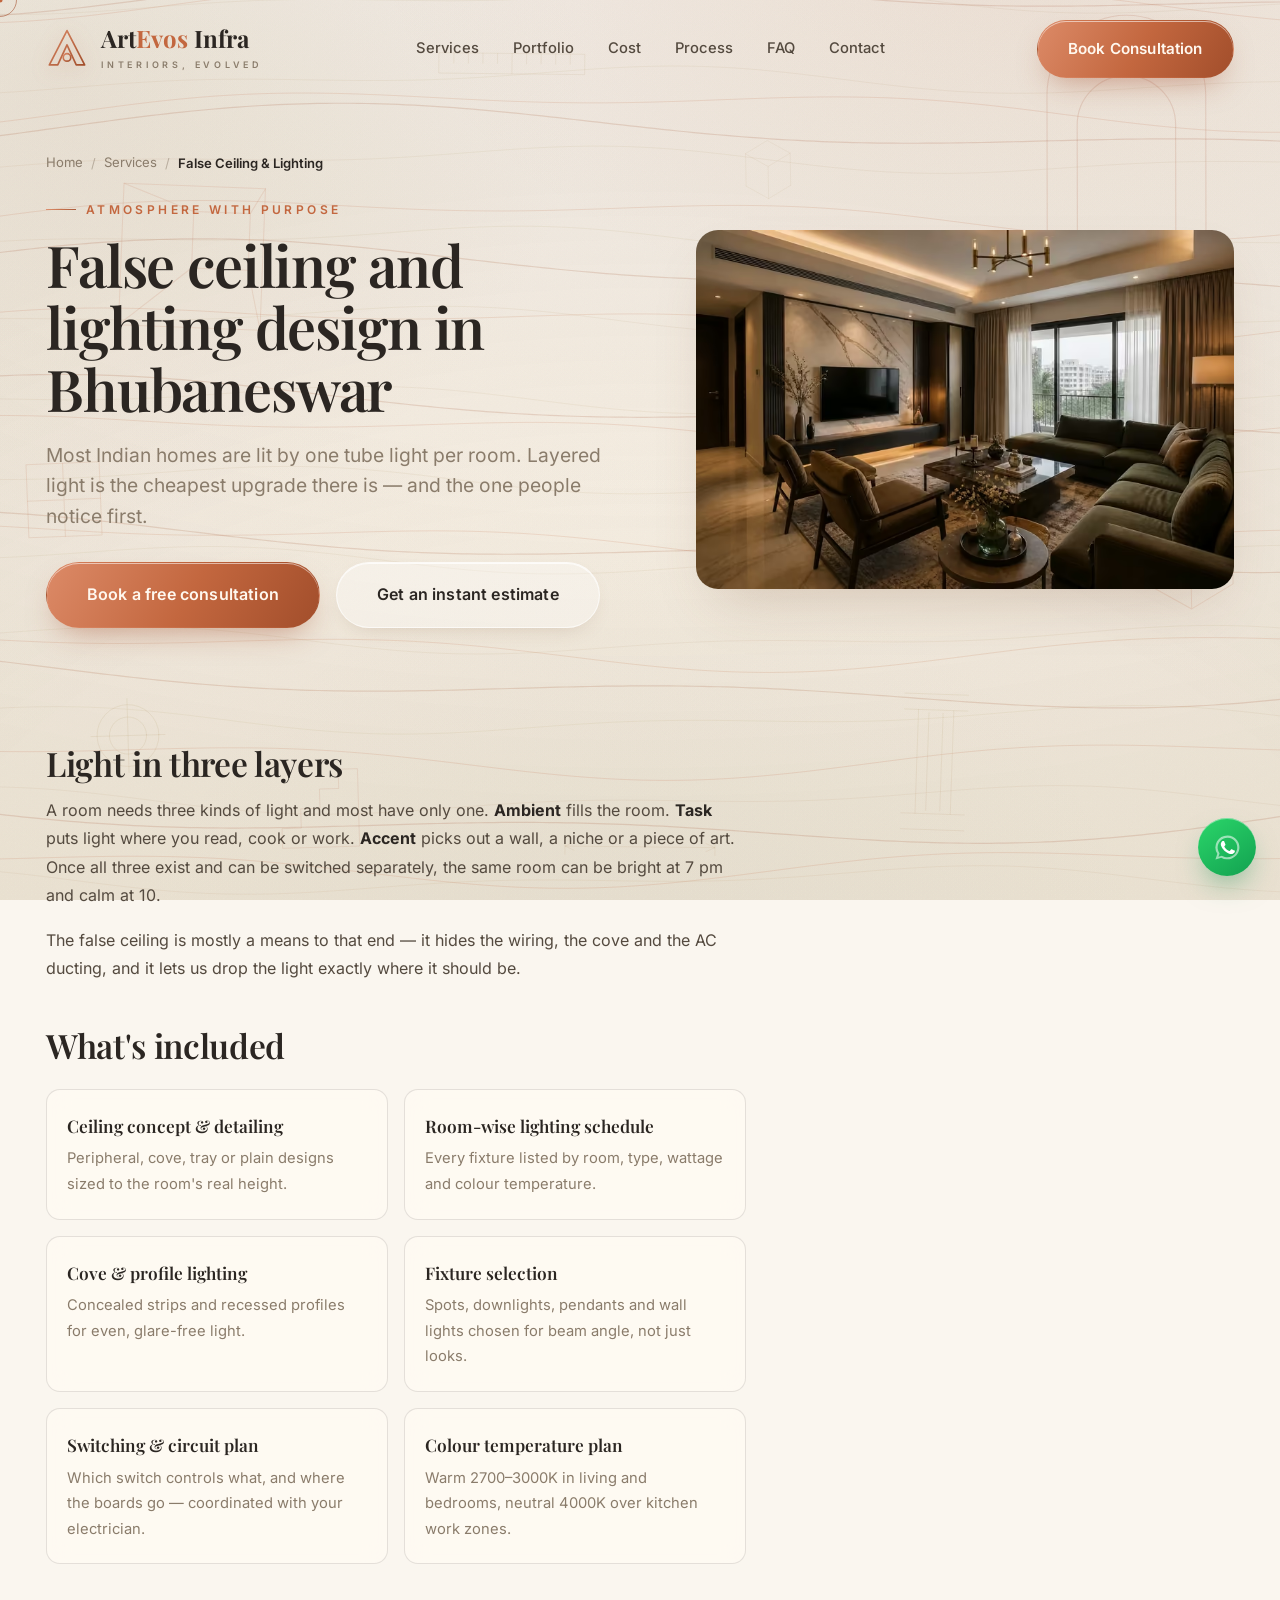
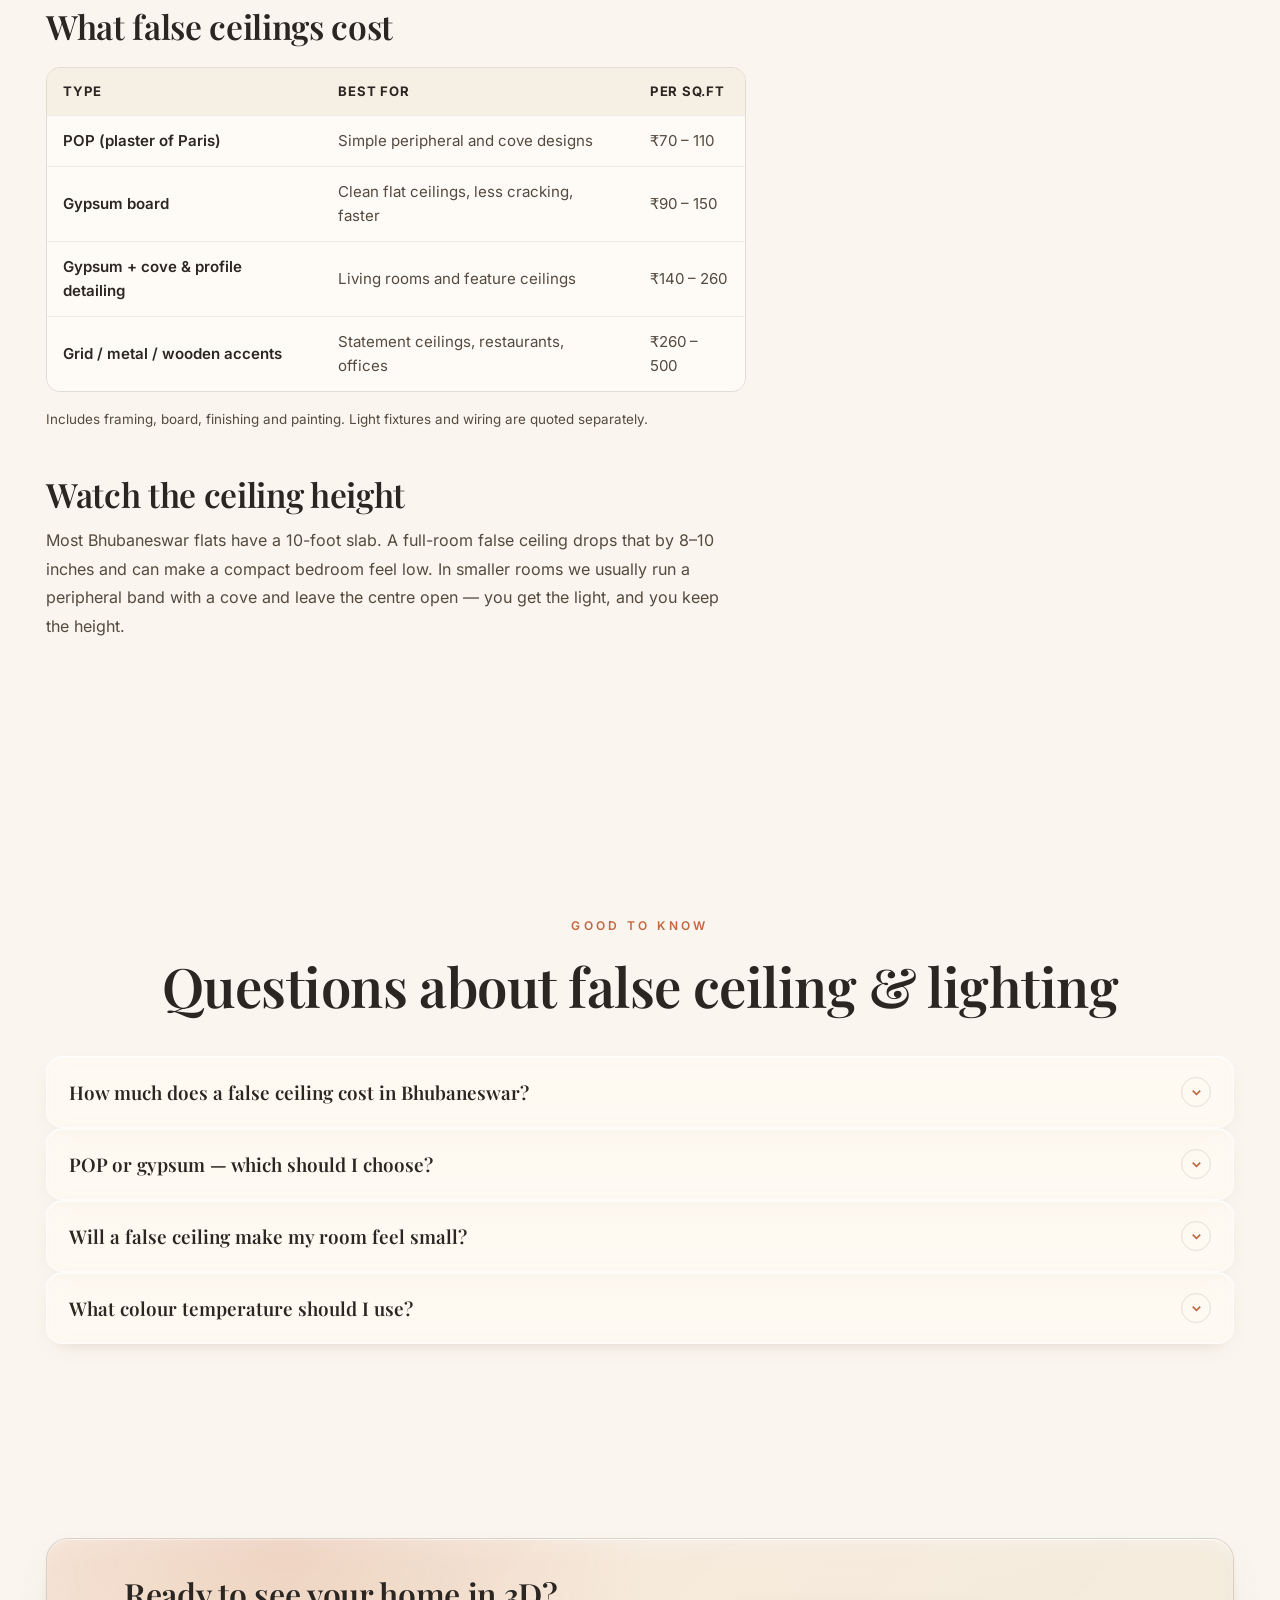
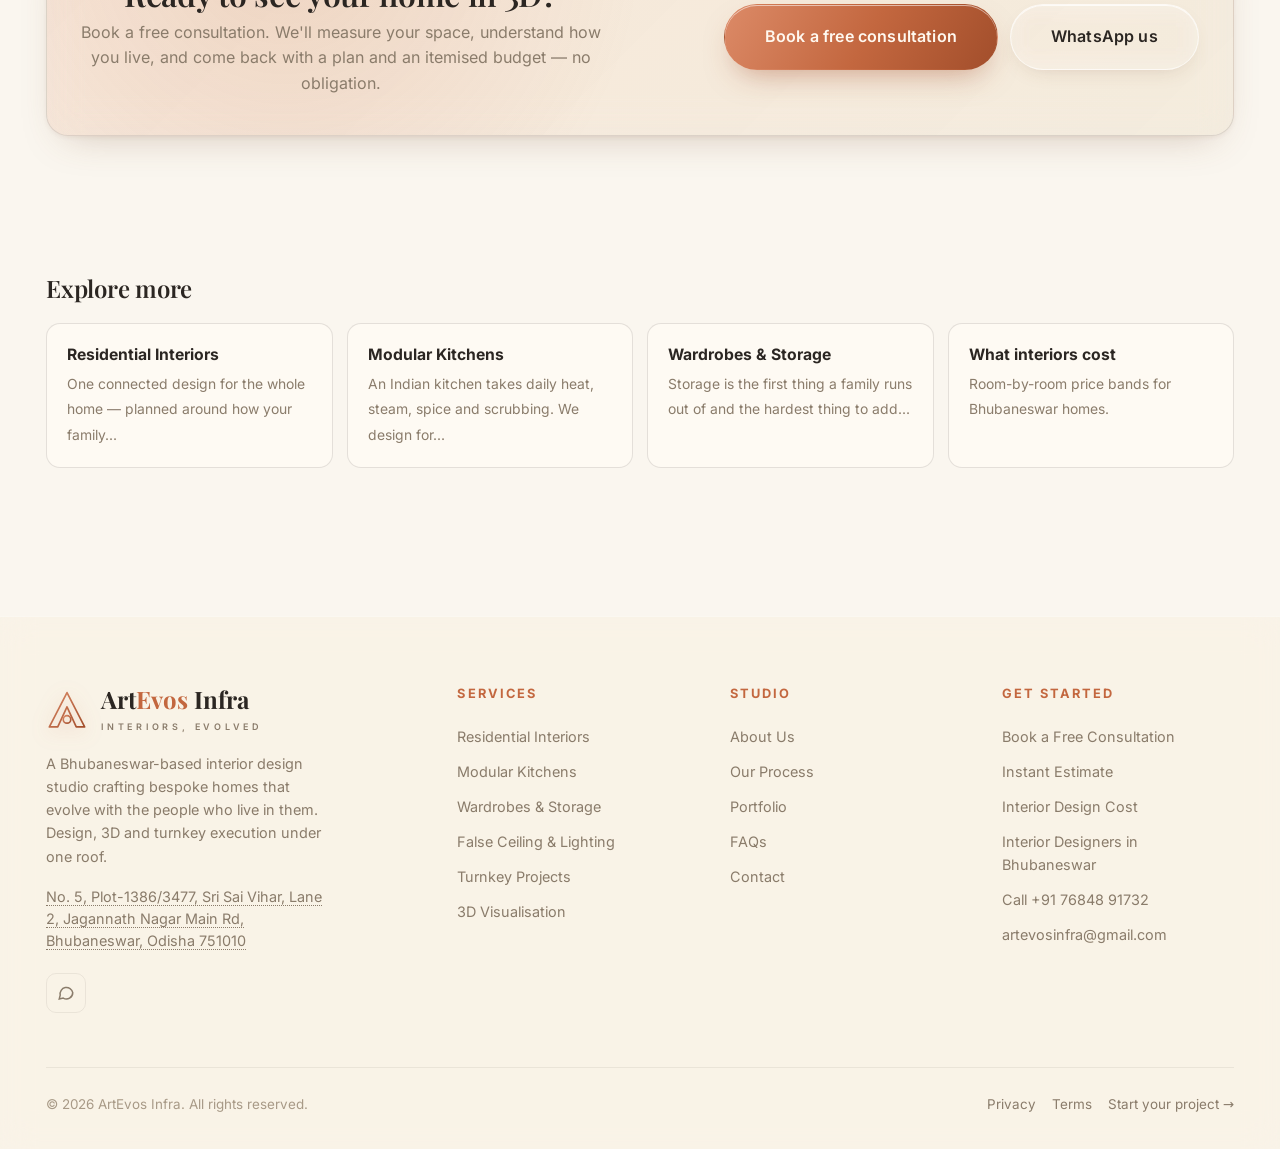
<file: services/false-ceiling-and-lighting/index.html>
<!DOCTYPE html>
<html lang="en-IN">
<head>
<meta charset="UTF-8">
<meta name="viewport" content="width=device-width, initial-scale=1, viewport-fit=cover">
<meta http-equiv="Content-Security-Policy" content="default-src 'self'; base-uri 'none'; object-src 'none'; img-src 'self' data:; font-src 'self'; style-src 'self' 'unsafe-inline'; script-src 'self' 'sha256-TTOCrGW6WD4kDYxlVhiVpn8sL0QotJWdj3nmjVsn/S4='; connect-src 'self' https:; frame-src https://www.openstreetmap.org; form-action 'self' https://wa.me; upgrade-insecure-requests;">
<meta name="referrer" content="strict-origin-when-cross-origin">
<title>False Ceiling & Lighting Design in Bhubaneswar | ArtEvos</title>
<meta name="description" content="POP and gypsum false ceilings with a three-layer lighting plan. Costs per sq.ft and colour-temperature guidance — free consultation in Bhubaneswar.">
<link rel="canonical" href="https://artevosinfra.in/services/false-ceiling-and-lighting/">
<meta name="robots" content="index,follow,max-image-preview:large,max-snippet:-1,max-video-preview:-1">
<meta name="theme-color" content="#faf6ef">
<meta name="author" content="ArtEvos Infra">
<meta name="geo.region" content="IN-OR">
<meta name="geo.placename" content="Bhubaneswar">
<meta name="geo.position" content="20.2985;85.8575">
<meta name="ICBM" content="20.2985, 85.8575">
<meta property="og:type" content="website">
<meta property="og:site_name" content="ArtEvos Infra">
<meta property="og:locale" content="en_IN">
<meta property="og:url" content="https://artevosinfra.in/services/false-ceiling-and-lighting/">
<meta property="og:title" content="False ceiling and lighting design in Bhubaneswar">
<meta property="og:description" content="POP and gypsum false ceilings with a three-layer lighting plan. Costs per sq.ft and colour-temperature guidance — free consultation in Bhubaneswar.">
<meta property="og:image" content="https://artevosinfra.in/assets/img/og-artevos.jpg">
<meta property="og:image:width" content="1200">
<meta property="og:image:height" content="630">
<meta property="og:image:alt" content="ArtEvos Infra — interior design in Bhubaneswar">
<meta name="twitter:card" content="summary_large_image">
<meta name="twitter:title" content="False ceiling and lighting design in Bhubaneswar">
<meta name="twitter:description" content="POP and gypsum false ceilings with a three-layer lighting plan. Costs per sq.ft and colour-temperature guidance — free consultation in Bhubaneswar.">
<meta name="twitter:image" content="https://artevosinfra.in/assets/img/og-artevos.jpg">
<link rel="icon" href="/favicon.ico" sizes="32x32">
<link rel="icon" href="/favicon.svg" type="image/svg+xml">
<link rel="apple-touch-icon" href="/apple-touch-icon.png">
<link rel="manifest" href="/manifest.webmanifest">
<meta name="apple-mobile-web-app-capable" content="yes">
<meta name="mobile-web-app-capable" content="yes">
<meta name="apple-mobile-web-app-title" content="ArtEvos Infra">
<meta name="format-detection" content="telephone=no">
<link rel="preload" href="/assets/fonts/inter-var.woff2" as="font" type="font/woff2" crossorigin>
<link rel="preload" href="/assets/fonts/playfair-var.woff2" as="font" type="font/woff2" crossorigin>
<link rel="preload" as="image" fetchpriority="high" media="(min-width:900px)" href="/assets/img/contemporary-luxe-living-room-marble-tv-unit-1200.webp" imagesrcset="/assets/img/contemporary-luxe-living-room-marble-tv-unit-480.avif 480w, /assets/img/contemporary-luxe-living-room-marble-tv-unit-768.avif 768w, /assets/img/contemporary-luxe-living-room-marble-tv-unit-1200.avif 1200w, /assets/img/contemporary-luxe-living-room-marble-tv-unit-1536.avif 1536w" imagesizes="(max-width:900px) 92vw, 560px" type="image/avif">
<link rel="stylesheet" href="/assets/css/site.css?v=0920024994">
<script type="application/ld+json">{"@context":"https://schema.org","@graph":[{"@type":["InteriorDesigner","LocalBusiness","HomeAndConstructionBusiness"],"@id":"https://artevosinfra.in/#studio","name":"ArtEvos Infra","alternateName":"ArtEvos Infra","url":"https://artevosinfra.in/","description":"Interior design studio in Bhubaneswar offering full-home residential design, modular kitchens, wardrobes, false ceiling and lighting, photoreal 3D visualisation and turnkey execution.","image":"https://artevosinfra.in/assets/img/og-artevos.jpg","logo":"https://artevosinfra.in/assets/img/icon-512.png","telephone":"+917684891732","email":"artevosinfra@gmail.com","priceRange":"₹₹","currenciesAccepted":"INR","address":{"@type":"PostalAddress","addressLocality":"Bhubaneswar","addressRegion":"Odisha","postalCode":"751010","addressCountry":"IN","streetAddress":"No. 5, Plot-1386/3477, Sri Sai Vihar, Lane 2, Jagannath Nagar Main Rd"},"geo":{"@type":"GeoCoordinates","latitude":"20.2985","longitude":"85.8575"},"openingHoursSpecification":[{"@type":"OpeningHoursSpecification","dayOfWeek":["Monday","Tuesday","Wednesday","Thursday","Friday","Saturday"],"opens":"09:00","closes":"20:00"}],"areaServed":[{"@type":"City","name":"Bhubaneswar"},{"@type":"City","name":"Cuttack"},{"@type":"City","name":"Puri"},{"@type":"State","name":"Odisha"}],"knowsLanguage":["en","hi","or"],"hasOfferCatalog":{"@type":"OfferCatalog","name":"Interior design services","itemListElement":[{"@type":"Offer","itemOffered":{"@type":"Service","name":"Residential Interiors","url":"https://artevosinfra.in/services/residential-interior-design/"}},{"@type":"Offer","itemOffered":{"@type":"Service","name":"Modular Kitchens","url":"https://artevosinfra.in/services/modular-kitchen-design/"}},{"@type":"Offer","itemOffered":{"@type":"Service","name":"Wardrobes & Storage","url":"https://artevosinfra.in/services/wardrobe-and-storage-design/"}},{"@type":"Offer","itemOffered":{"@type":"Service","name":"False Ceiling & Lighting","url":"https://artevosinfra.in/services/false-ceiling-and-lighting/"}},{"@type":"Offer","itemOffered":{"@type":"Service","name":"Turnkey Projects","url":"https://artevosinfra.in/services/turnkey-interior-projects/"}},{"@type":"Offer","itemOffered":{"@type":"Service","name":"3D Visualisation","url":"https://artevosinfra.in/services/3d-interior-visualisation/"}}]}},{"@type":"WebSite","@id":"https://artevosinfra.in/#website","url":"https://artevosinfra.in/","name":"ArtEvos Infra","inLanguage":"en-IN","publisher":{"@id":"https://artevosinfra.in/#studio"}},{"@type":"Service","@id":"https://artevosinfra.in/services/false-ceiling-and-lighting/#service","name":"False ceiling and lighting design in Bhubaneswar","serviceType":"False Ceiling & Lighting","description":"POP and gypsum false ceilings with a three-layer lighting plan. Costs per sq.ft and colour-temperature guidance — free consultation in Bhubaneswar.","url":"https://artevosinfra.in/services/false-ceiling-and-lighting/","provider":{"@id":"https://artevosinfra.in/#studio"},"areaServed":{"@type":"City","name":"Bhubaneswar"},"audience":{"@type":"Audience","audienceType":"Homeowners"},"offers":{"@type":"Offer","priceCurrency":"INR","availability":"https://schema.org/InStock","url":"https://artevosinfra.in/#booking"}},{"@type":"BreadcrumbList","itemListElement":[{"@type":"ListItem","position":1,"name":"Home","item":"https://artevosinfra.in/"},{"@type":"ListItem","position":2,"name":"Services","item":"https://artevosinfra.in/#services"},{"@type":"ListItem","position":3,"name":"False Ceiling & Lighting"}]},{"@type":"FAQPage","mainEntity":[{"@type":"Question","name":"How much does a false ceiling cost in Bhubaneswar?","acceptedAnswer":{"@type":"Answer","text":"POP typically runs ₹70–110 per sq.ft and gypsum ₹90–150 per sq.ft, rising to ₹140–260 with cove and profile detailing. Light fixtures and wiring are quoted separately."}},{"@type":"Question","name":"POP or gypsum — which should I choose?","acceptedAnswer":{"@type":"Answer","text":"Gypsum is faster, flatter and less prone to hairline cracks, so it is the better default. POP is still useful for curved and moulded shapes, and it is slightly cheaper."}},{"@type":"Question","name":"Will a false ceiling make my room feel small?","acceptedAnswer":{"@type":"Answer","text":"A full-room ceiling drops height by 8–10 inches. In rooms under about 11 feet wide we recommend a peripheral band with a cove instead, which gives you the lighting without losing the ceiling height."}},{"@type":"Question","name":"What colour temperature should I use?","acceptedAnswer":{"@type":"Answer","text":"Warm white (2700–3000K) in living rooms and bedrooms, neutral white (4000K) over kitchen counters and study desks. Mixing temperatures in the same room is the most common mistake."}}]}]}</script>
</head>
<body>
<a class="skip-link" href="#main">Skip to content</a>
<div class="bg-field"></div>
<canvas class="bg-canvas" id="bgfx" aria-hidden="true"></canvas>
<div class="bg-grain"></div>
<div class="bg-vignette" aria-hidden="true"></div>

<div class="preload" id="preload">
  <svg class="mono" viewBox="0 0 100 100" fill="none" aria-hidden="true">
    <defs><linearGradient id="plg" x1="0" y1="0" x2="1" y2="1"><stop offset="0" stop-color="#dc8a67"/><stop offset="1" stop-color="#a24e2b"/></linearGradient></defs>
    <path d="M50 6 L92 88 H72 L50 40 L28 88 H8 Z" stroke="url(#plg)" stroke-width="3" stroke-linejoin="round"/>
    <circle cx="50" cy="70" r="9" stroke="url(#plg)" stroke-width="3"/>
  </svg>
  <div class="pl-word">ArtEvos</div>
</div>

<div class="progress" id="progress"></div>
<div class="cursor" id="cursor"></div>
<div class="cursor-dot" id="cursorDot"></div>

<header class="nav" id="nav">
  <div class="container nav-inner">
    <a href="/" class="brand" aria-label="ArtEvos Infra — home">
      <svg class="mono" viewBox="0 0 100 100" fill="none" aria-hidden="true"><defs><linearGradient id="blg" x1="0" y1="0" x2="1" y2="1"><stop offset="0" stop-color="#dc8a67"/><stop offset="1" stop-color="#a24e2b"/></linearGradient></defs><path d="M50 6 L92 88 H72 L50 40 L28 88 H8 Z" stroke="url(#blg)" stroke-width="4" stroke-linejoin="round"/><circle cx="50" cy="70" r="9" stroke="url(#blg)" stroke-width="4"/></svg>
      <span><span class="brand-name">Art<b>Evos</b><span class="brand-infra">&nbsp;Infra</span></span><span class="brand-sub">Interiors, Evolved</span></span>
    </a>
    <nav class="nav-links" aria-label="Primary"><a href="/#services">Services</a><a href="/#portfolio">Portfolio</a><a href="/interior-design-cost-in-bhubaneswar/">Cost</a><a href="/#process">Process</a><a href="/#faq">FAQ</a><a href="/contact/">Contact</a></nav>
    <div class="nav-cta">
      <a href="/#booking" class="btn btn-gold" data-cursor>Book Consultation</a>
      <button class="burger" id="burger" aria-label="Open menu" aria-controls="mobileMenu" aria-expanded="false"><span></span><span></span><span></span></button>
    </div>
  </div>
</header>

<div class="mobile-menu" id="mobileMenu" aria-hidden="true">
  <a href="/#services">Services</a><a href="/#portfolio">Portfolio</a><a href="/interior-design-cost-in-bhubaneswar/">Cost</a><a href="/#process">Process</a><a href="/#faq">FAQ</a><a href="/contact/">Contact</a>
  <a href="/#booking" class="btn btn-gold">Book Consultation</a>
</div>

<main id="main">
<section class="page-hero">
  <div class="container">
    <nav class="crumbs" aria-label="Breadcrumb"><a href="/">Home</a><span class="sep" aria-hidden="true">/</span><a href="/#services">Services</a><span class="sep" aria-hidden="true">/</span><span aria-current="page">False Ceiling & Lighting</span></nav>
    <div class="page-hero-grid">
      <div>
        <span class="eyebrow">Atmosphere with purpose</span>
        <h1>False ceiling and lighting design in Bhubaneswar</h1>
        <p class="lead">Most Indian homes are lit by one tube light per room. Layered light is the cheapest upgrade there is — and the one people notice first.</p>
        <div class="hero-actions">
          <a href="/#booking" class="btn btn-gold btn-lg" data-cursor>Book a free consultation</a>
          <a href="/#estimate" class="btn btn-ghost btn-lg" data-cursor>Get an instant estimate</a>
        </div>
      </div>
      <div class="page-hero-media"><picture><source type="image/avif" srcset="/assets/img/contemporary-luxe-living-room-marble-tv-unit-480.avif 480w, /assets/img/contemporary-luxe-living-room-marble-tv-unit-768.avif 768w, /assets/img/contemporary-luxe-living-room-marble-tv-unit-1200.avif 1200w, /assets/img/contemporary-luxe-living-room-marble-tv-unit-1536.avif 1536w" sizes="(max-width:900px) 92vw, 560px"><source type="image/webp" srcset="/assets/img/contemporary-luxe-living-room-marble-tv-unit-480.webp 480w, /assets/img/contemporary-luxe-living-room-marble-tv-unit-768.webp 768w, /assets/img/contemporary-luxe-living-room-marble-tv-unit-1200.webp 1200w, /assets/img/contemporary-luxe-living-room-marble-tv-unit-1536.webp 1536w" sizes="(max-width:900px) 92vw, 560px"><img src="/assets/img/contemporary-luxe-living-room-marble-tv-unit-1200.webp" alt="Contemporary luxe living room with a marble TV wall and brass chandelier" width="1536" height="1024" loading="eager" decoding="sync" fetchpriority="high"></picture></div>
    </div>
  </div>
</section>

<section class="section" style="padding-top:20px">
  <div class="container"><div class="prose">
<h2>Light in three layers</h2>
<p>A room needs three kinds of light and most have only one. <strong>Ambient</strong> fills the room. <strong>Task</strong> puts light where you read, cook or work. <strong>Accent</strong> picks out a wall, a niche or a piece of art. Once all three exist and can be switched separately, the same room can be bright at 7&nbsp;pm and calm at 10.</p>
<p>The false ceiling is mostly a means to that end — it hides the wiring, the cove and the AC ducting, and it lets us drop the light exactly where it should be.</p>
<h2>What's included</h2>
<div class="inc-grid"><div class="inc"><b>Ceiling concept & detailing</b><span>Peripheral, cove, tray or plain designs sized to the room's real height.</span></div><div class="inc"><b>Room-wise lighting schedule</b><span>Every fixture listed by room, type, wattage and colour temperature.</span></div><div class="inc"><b>Cove & profile lighting</b><span>Concealed strips and recessed profiles for even, glare-free light.</span></div><div class="inc"><b>Fixture selection</b><span>Spots, downlights, pendants and wall lights chosen for beam angle, not just looks.</span></div><div class="inc"><b>Switching & circuit plan</b><span>Which switch controls what, and where the boards go — coordinated with your electrician.</span></div><div class="inc"><b>Colour temperature plan</b><span>Warm 2700–3000K in living and bedrooms, neutral 4000K over kitchen work zones.</span></div></div>
<h2>What false ceilings cost</h2>
<div class="tbl-wrap"><table class="tbl"><thead><tr><th>Type</th><th>Best for</th><th>Per sq.ft</th></tr></thead><tbody>
<tr><td>POP (plaster of Paris)</td><td>Simple peripheral and cove designs</td><td>₹70 – 110</td></tr>
<tr><td>Gypsum board</td><td>Clean flat ceilings, less cracking, faster</td><td>₹90 – 150</td></tr>
<tr><td>Gypsum + cove &amp; profile detailing</td><td>Living rooms and feature ceilings</td><td>₹140 – 260</td></tr>
<tr><td>Grid / metal / wooden accents</td><td>Statement ceilings, restaurants, offices</td><td>₹260 – 500</td></tr>
</tbody></table></div>
<p class="tbl-note">Includes framing, board, finishing and painting. Light fixtures and wiring are quoted separately.</p>
<h2>Watch the ceiling height</h2>
<p>Most Bhubaneswar flats have a 10-foot slab. A full-room false ceiling drops that by 8–10 inches and can make a compact bedroom feel low. In smaller rooms we usually run a peripheral band with a cove and leave the centre open — you get the light, and you keep the height.</p>
</div></div>
</section>

<section class="section" id="faq"><div class="container">
      <div class="center" style="margin-bottom:40px"><span class="eyebrow mx center">Good to know</span>
      <h2 class="h-2">Questions about false ceiling & lighting</h2></div>
      <div class="faq-list"><div class="faq-item"><button class="faq-q" aria-expanded="false">How much does a false ceiling cost in Bhubaneswar?
      <span class="faq-ico"><svg viewBox="0 0 24 24" fill="none" stroke="currentColor" stroke-width="2.6"><path d="M6 9l6 6 6-6"/></svg></span></button>
      <div class="faq-a"><div class="faq-a-inner">POP typically runs ₹70–110 per sq.ft and gypsum ₹90–150 per sq.ft, rising to ₹140–260 with cove and profile detailing. Light fixtures and wiring are quoted separately.</div></div></div><div class="faq-item"><button class="faq-q" aria-expanded="false">POP or gypsum — which should I choose?
      <span class="faq-ico"><svg viewBox="0 0 24 24" fill="none" stroke="currentColor" stroke-width="2.6"><path d="M6 9l6 6 6-6"/></svg></span></button>
      <div class="faq-a"><div class="faq-a-inner">Gypsum is faster, flatter and less prone to hairline cracks, so it is the better default. POP is still useful for curved and moulded shapes, and it is slightly cheaper.</div></div></div><div class="faq-item"><button class="faq-q" aria-expanded="false">Will a false ceiling make my room feel small?
      <span class="faq-ico"><svg viewBox="0 0 24 24" fill="none" stroke="currentColor" stroke-width="2.6"><path d="M6 9l6 6 6-6"/></svg></span></button>
      <div class="faq-a"><div class="faq-a-inner">A full-room ceiling drops height by 8–10 inches. In rooms under about 11 feet wide we recommend a peripheral band with a cove instead, which gives you the lighting without losing the ceiling height.</div></div></div><div class="faq-item"><button class="faq-q" aria-expanded="false">What colour temperature should I use?
      <span class="faq-ico"><svg viewBox="0 0 24 24" fill="none" stroke="currentColor" stroke-width="2.6"><path d="M6 9l6 6 6-6"/></svg></span></button>
      <div class="faq-a"><div class="faq-a-inner">Warm white (2700–3000K) in living rooms and bedrooms, neutral white (4000K) over kitchen counters and study desks. Mixing temperatures in the same room is the most common mistake.</div></div></div></div></div></section>

<section class="section" style="padding-top:10px"><div class="container"><div class="cta-band">
      <div><h2>Ready to see your home in 3D?</h2><p>Book a free consultation. We'll measure your space, understand how you live, and come back with a plan and an itemised budget — no obligation.</p></div>
      <div class="cta-actions">
        <a href="/#booking" class="btn btn-gold btn-lg">Book a free consultation</a>
        <a href="https://wa.me/917656850169" class="btn btn-ghost btn-lg" target="_blank" rel="noopener noreferrer">WhatsApp us</a>
      </div></div></div></section>

<section class="section" style="padding-top:0">
  <div class="container">
    <h2 class="h-2" style="font-size:1.5rem;margin-bottom:6px">Explore more</h2>
    <div class="rel-grid"><a class="rel-card" href="/services/residential-interior-design/"><b>Residential Interiors</b><span>One connected design for the whole home — planned around how your family…</span></a><a class="rel-card" href="/services/modular-kitchen-design/"><b>Modular Kitchens</b><span>An Indian kitchen takes daily heat, steam, spice and scrubbing. We design for…</span></a><a class="rel-card" href="/services/wardrobe-and-storage-design/"><b>Wardrobes & Storage</b><span>Storage is the first thing a family runs out of and the hardest thing to add…</span></a><a class="rel-card" href="/interior-design-cost-in-bhubaneswar/"><b>What interiors cost</b><span>Room-by-room price bands for Bhubaneswar homes.</span></a></div>
  </div>
</section>
</main>
<footer>
  <div class="container">
    <div class="foot-grid">
      <div class="foot-brand">
        <a href="/" class="brand">
          <svg class="mono" viewBox="0 0 100 100" fill="none" aria-hidden="true"><defs><linearGradient id="flg" x1="0" y1="0" x2="1" y2="1"><stop offset="0" stop-color="#dc8a67"/><stop offset="1" stop-color="#a24e2b"/></linearGradient></defs><path d="M50 6 L92 88 H72 L50 40 L28 88 H8 Z" stroke="url(#flg)" stroke-width="4" stroke-linejoin="round"/><circle cx="50" cy="70" r="9" stroke="url(#flg)" stroke-width="4"/></svg>
          <span><span class="brand-name">Art<b>Evos</b><span class="brand-infra">&nbsp;Infra</span></span><span class="brand-sub">Interiors, Evolved</span></span>
        </a>
        <p>A Bhubaneswar-based interior design studio crafting bespoke homes that evolve with the people who live in them. Design, 3D and turnkey execution under one roof.</p>
        <p class="foot-addr"><a href="https://www.google.com/maps/search/?api=1&amp;query=ArtEvos%20Infra%2C%20No.%205%2C%20Plot-1386/3477%2C%20Sri%20Sai%20Vihar%2C%20Lane%202%2C%20Jagannath%20Nagar%20Main%20Rd%2C%20Bhubaneswar%2C%20Odisha%20751010" target="_blank" rel="noopener noreferrer">No. 5, Plot-1386/3477, Sri Sai Vihar, Lane 2, Jagannath Nagar Main Rd, Bhubaneswar, Odisha 751010</a></p>
        <div class="socials"><a href="https://wa.me/917656850169" target="_blank" rel="noopener noreferrer" aria-label="Chat with ArtEvos on WhatsApp"><svg width="18" height="18" viewBox="0 0 24 24" fill="none" stroke="currentColor" stroke-width="2"><path d="M21 11.5a8.4 8.4 0 0 1-12.7 7.2L3 20l1.3-5.2A8.4 8.4 0 1 1 21 11.5z"/></svg></a></div>
      </div>
      <div class="foot-col">
        <h4>Services</h4>
        <a href="/services/residential-interior-design/">Residential Interiors</a><a href="/services/modular-kitchen-design/">Modular Kitchens</a><a href="/services/wardrobe-and-storage-design/">Wardrobes & Storage</a><a href="/services/false-ceiling-and-lighting/">False Ceiling & Lighting</a><a href="/services/turnkey-interior-projects/">Turnkey Projects</a><a href="/services/3d-interior-visualisation/">3D Visualisation</a>
      </div>
      <div class="foot-col">
        <h4>Studio</h4>
        <a href="/#about">About Us</a>
        <a href="/#process">Our Process</a>
        <a href="/#portfolio">Portfolio</a>
        <a href="/#faq">FAQs</a>
        <a href="/contact/">Contact</a>
      </div>
      <div class="foot-col">
        <h4>Get Started</h4>
        <a href="/#booking">Book a Free Consultation</a>
        <a href="/#estimate">Instant Estimate</a>
        <a href="/interior-design-cost-in-bhubaneswar/">Interior Design Cost</a>
        <a href="/interior-designers-in-bhubaneswar/">Interior Designers in Bhubaneswar</a>
        <a href="tel:+917684891732">Call +91 76848 91732</a>
        <a href="mailto:artevosinfra@gmail.com">artevosinfra@gmail.com</a>
      </div>
    </div>
    <div class="foot-bottom">
      <span>&copy; 2026 ArtEvos Infra. All rights reserved.</span>
      <span class="foot-legal"><a href="/privacy/">Privacy</a><a href="/terms/">Terms</a><a href="/#booking">Start your project &rarr;</a></span>
    </div>
  </div>
</footer>

<a class="wa-fab" id="waFab" href="https://wa.me/917656850169" target="_blank" rel="noopener noreferrer" aria-label="Chat with ArtEvos Infra on WhatsApp">
  <span class="wa-ic"><svg viewBox="0 0 24 24" fill="currentColor" aria-hidden="true"><path d="M17.5 14.4c-.3-.15-1.7-.84-1.96-.94-.26-.1-.45-.15-.64.15-.19.29-.74.94-.9 1.13-.17.19-.33.21-.62.07-.29-.15-1.22-.45-2.33-1.44-.86-.77-1.44-1.72-1.6-2-.17-.29-.02-.45.13-.6.13-.13.29-.33.43-.5.15-.17.19-.29.29-.48.1-.19.05-.36-.02-.5-.07-.15-.64-1.55-.88-2.12-.23-.56-.47-.48-.64-.49l-.55-.01c-.19 0-.5.07-.76.36-.26.29-1 .98-1 2.38s1.02 2.76 1.17 2.95c.15.19 2.02 3.08 4.9 4.32.68.29 1.22.47 1.63.6.69.22 1.31.19 1.8.11.55-.08 1.7-.69 1.94-1.36.24-.67.24-1.24.17-1.36-.07-.12-.26-.19-.55-.34z"/><path d="M12 2a9.9 9.9 0 0 0-8.4 15.2L2 22l4.9-1.6A9.9 9.9 0 1 0 12 2zm0 18.1c-1.5 0-3-.4-4.3-1.16l-.3-.18-2.9.95.95-2.83-.2-.32A8.1 8.1 0 1 1 12 20.1z" opacity=".55"/></svg></span>
  <span class="wa-lb">Chat with us</span>
</a>

<button class="to-top" id="toTop" aria-label="Back to top">
  <svg width="18" height="18" viewBox="0 0 24 24" fill="none" stroke="currentColor" stroke-width="2.4"><path d="M12 19V5M5 12l7-7 7 7"/></svg>
</button>

<nav class="mobile-actions" id="mobileActions" aria-label="Quick actions">
  <a href="tel:+917684891732" class="ma-call"><svg viewBox="0 0 24 24" fill="none" stroke="currentColor" stroke-width="2"><path d="M22 16.9v3a2 2 0 0 1-2.2 2 19.8 19.8 0 0 1-8.6-3 19.5 19.5 0 0 1-6-6 19.8 19.8 0 0 1-3-8.6A2 2 0 0 1 4.1 2h3a2 2 0 0 1 2 1.7c.1.9.3 1.8.6 2.6a2 2 0 0 1-.5 2.1L8 9.6a16 16 0 0 0 6 6l1.2-1.2a2 2 0 0 1 2.1-.5c.8.3 1.7.5 2.6.6a2 2 0 0 1 1.7 2z"/></svg>Call</a>
  <a href="https://wa.me/917656850169" class="ma-wa" target="_blank" rel="noopener noreferrer"><svg viewBox="0 0 24 24" fill="none" stroke="currentColor" stroke-width="2"><path d="M21 11.5a8.4 8.4 0 0 1-12.7 7.2L3 20l1.3-5.2A8.4 8.4 0 1 1 21 11.5z"/></svg>WhatsApp</a>
  <a href="/#booking" class="ma-book"><svg viewBox="0 0 24 24" fill="none" stroke="currentColor" stroke-width="2"><path d="M8 2v4M16 2v4M3 10h18M5 6h14a2 2 0 0 1 2 2v12a2 2 0 0 1-2 2H5a2 2 0 0 1-2-2V8a2 2 0 0 1 2-2z"/></svg>Book free visit</a>
</nav>

<script src="/assets/js/site.js?v=0920024994" defer></script>
</body>
</html>
</file>
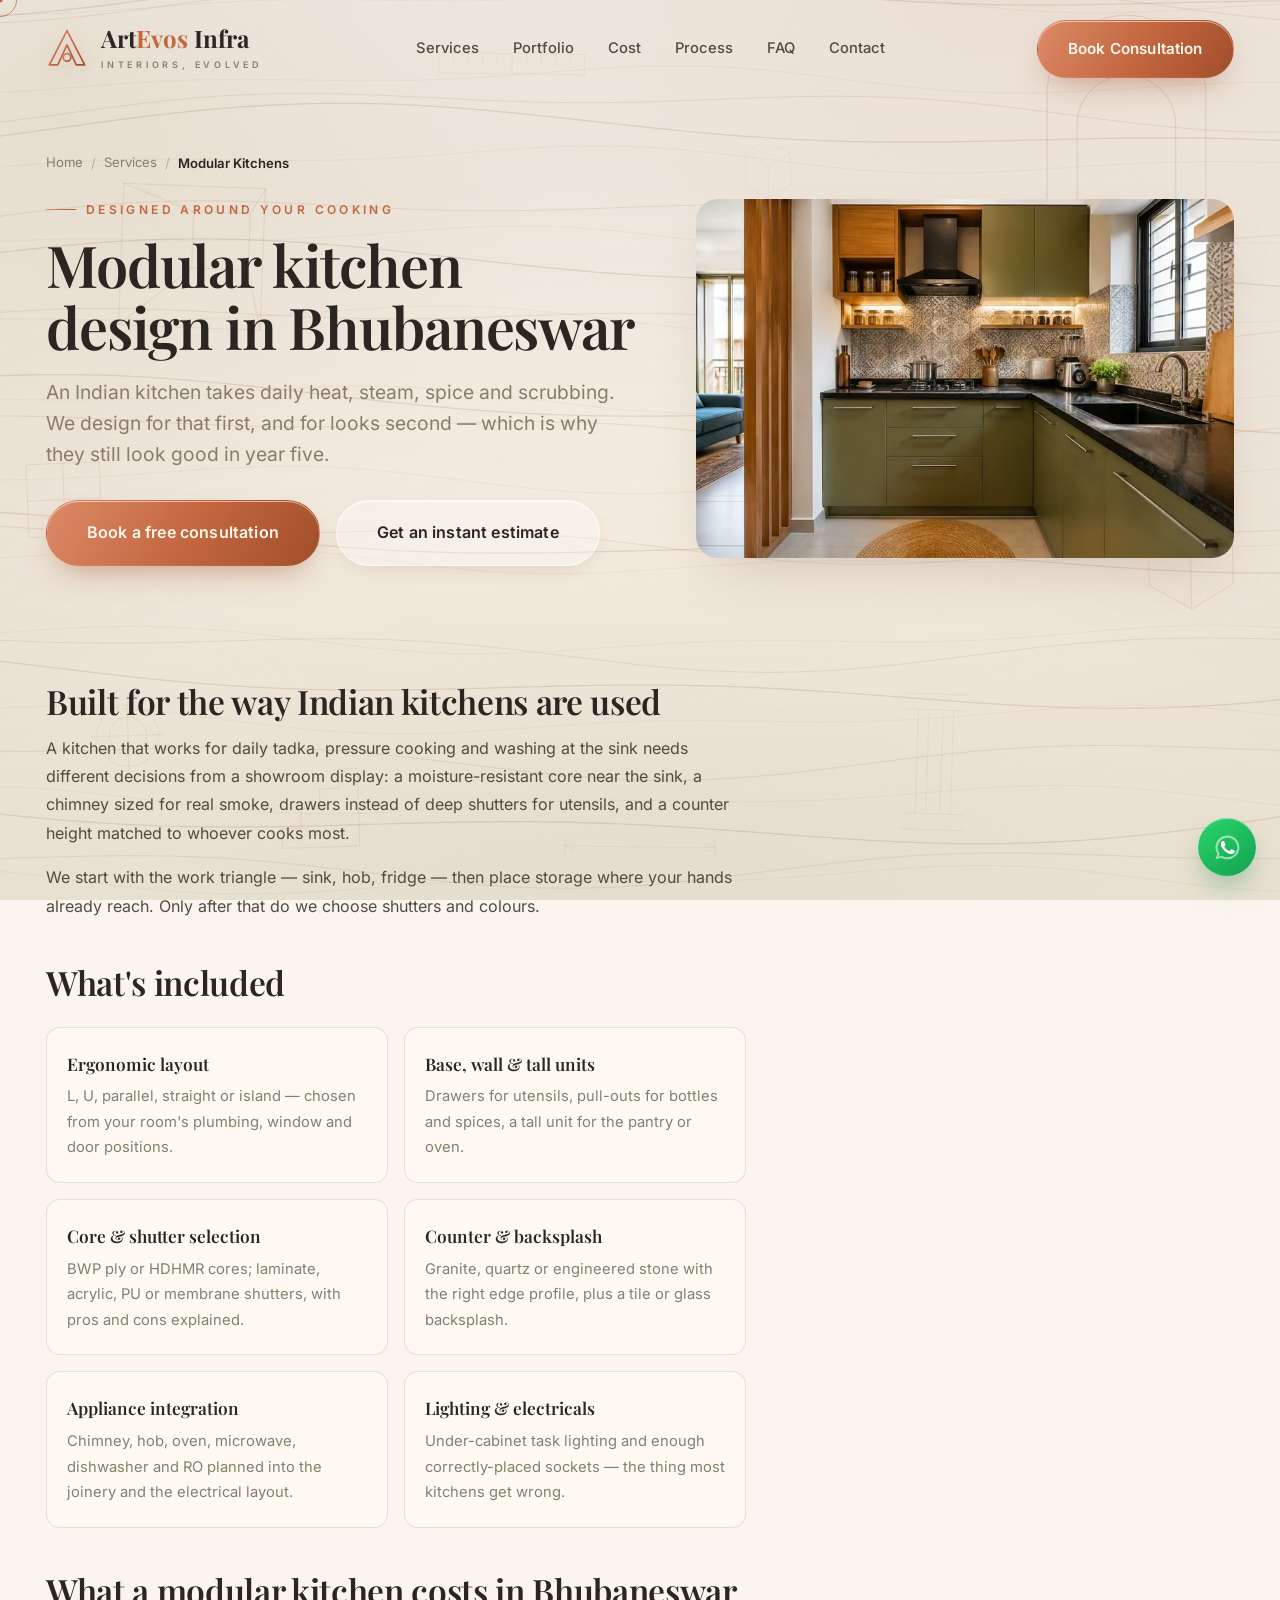
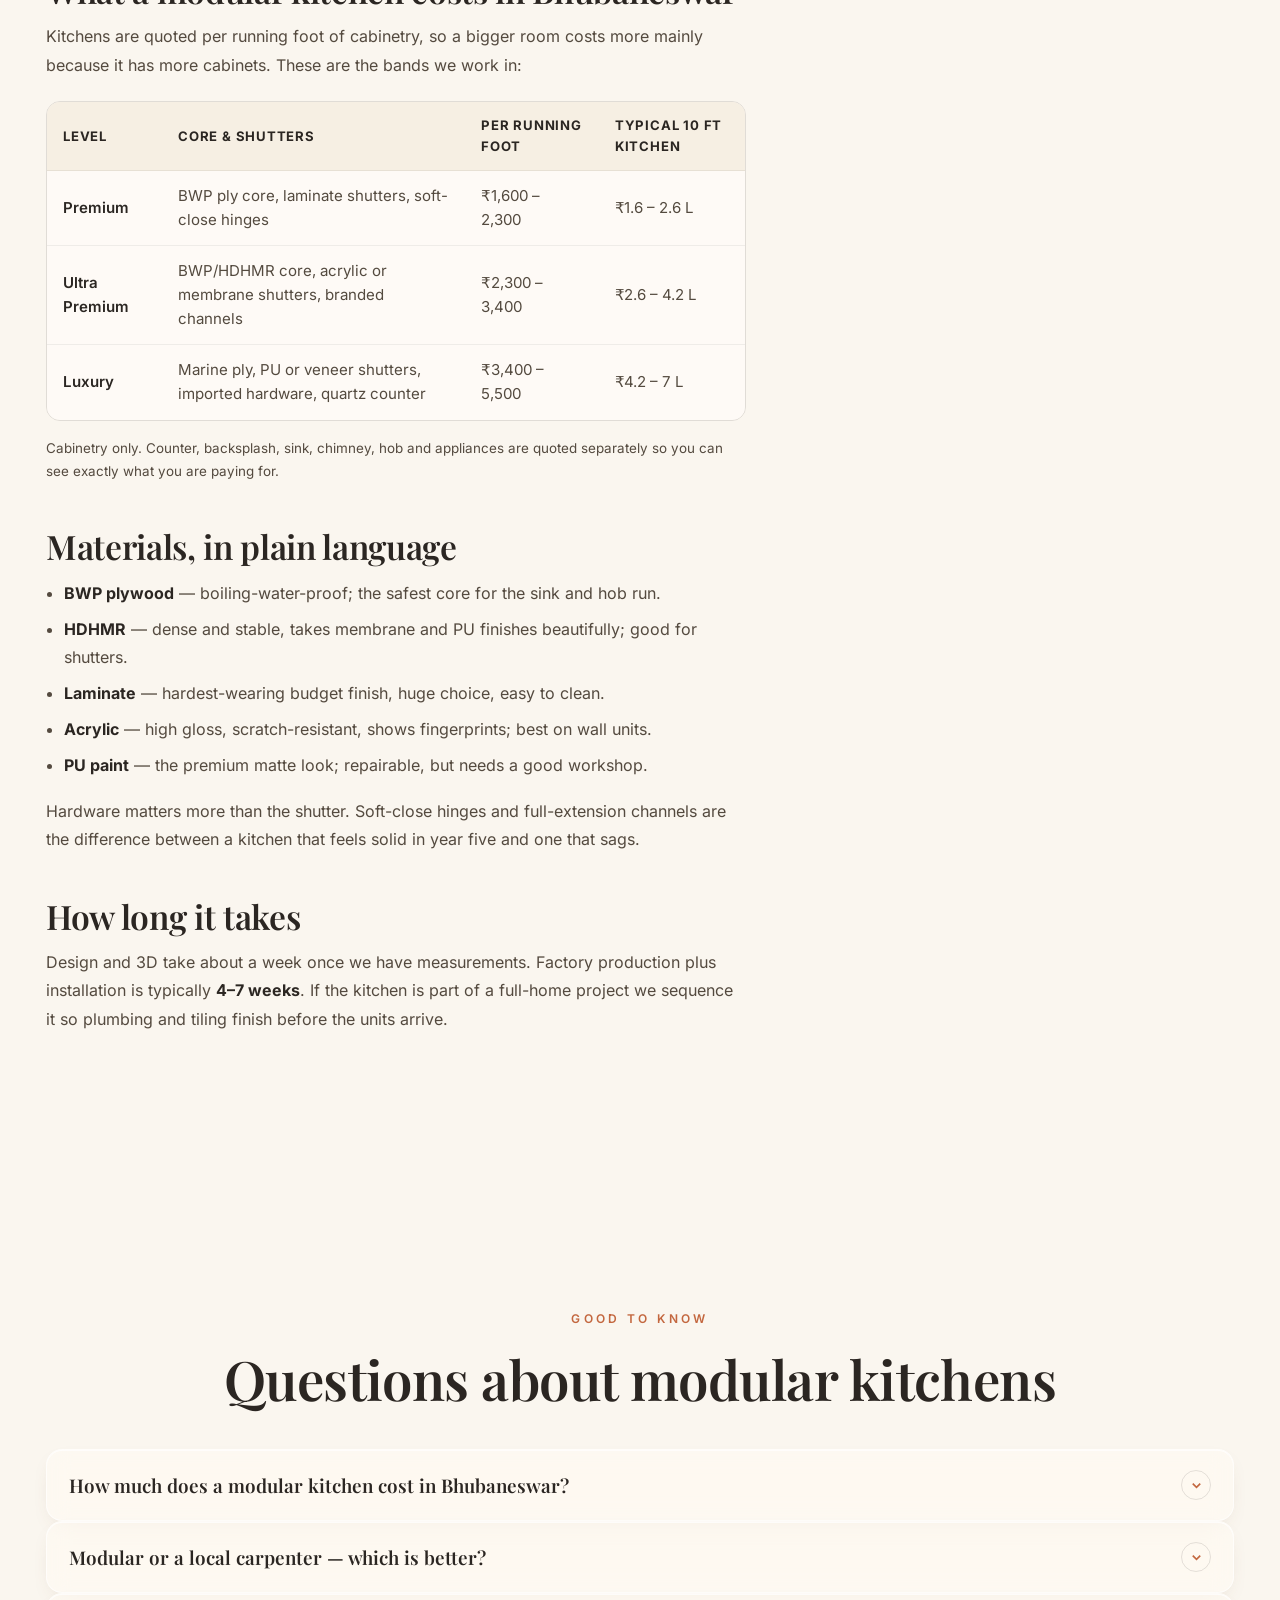
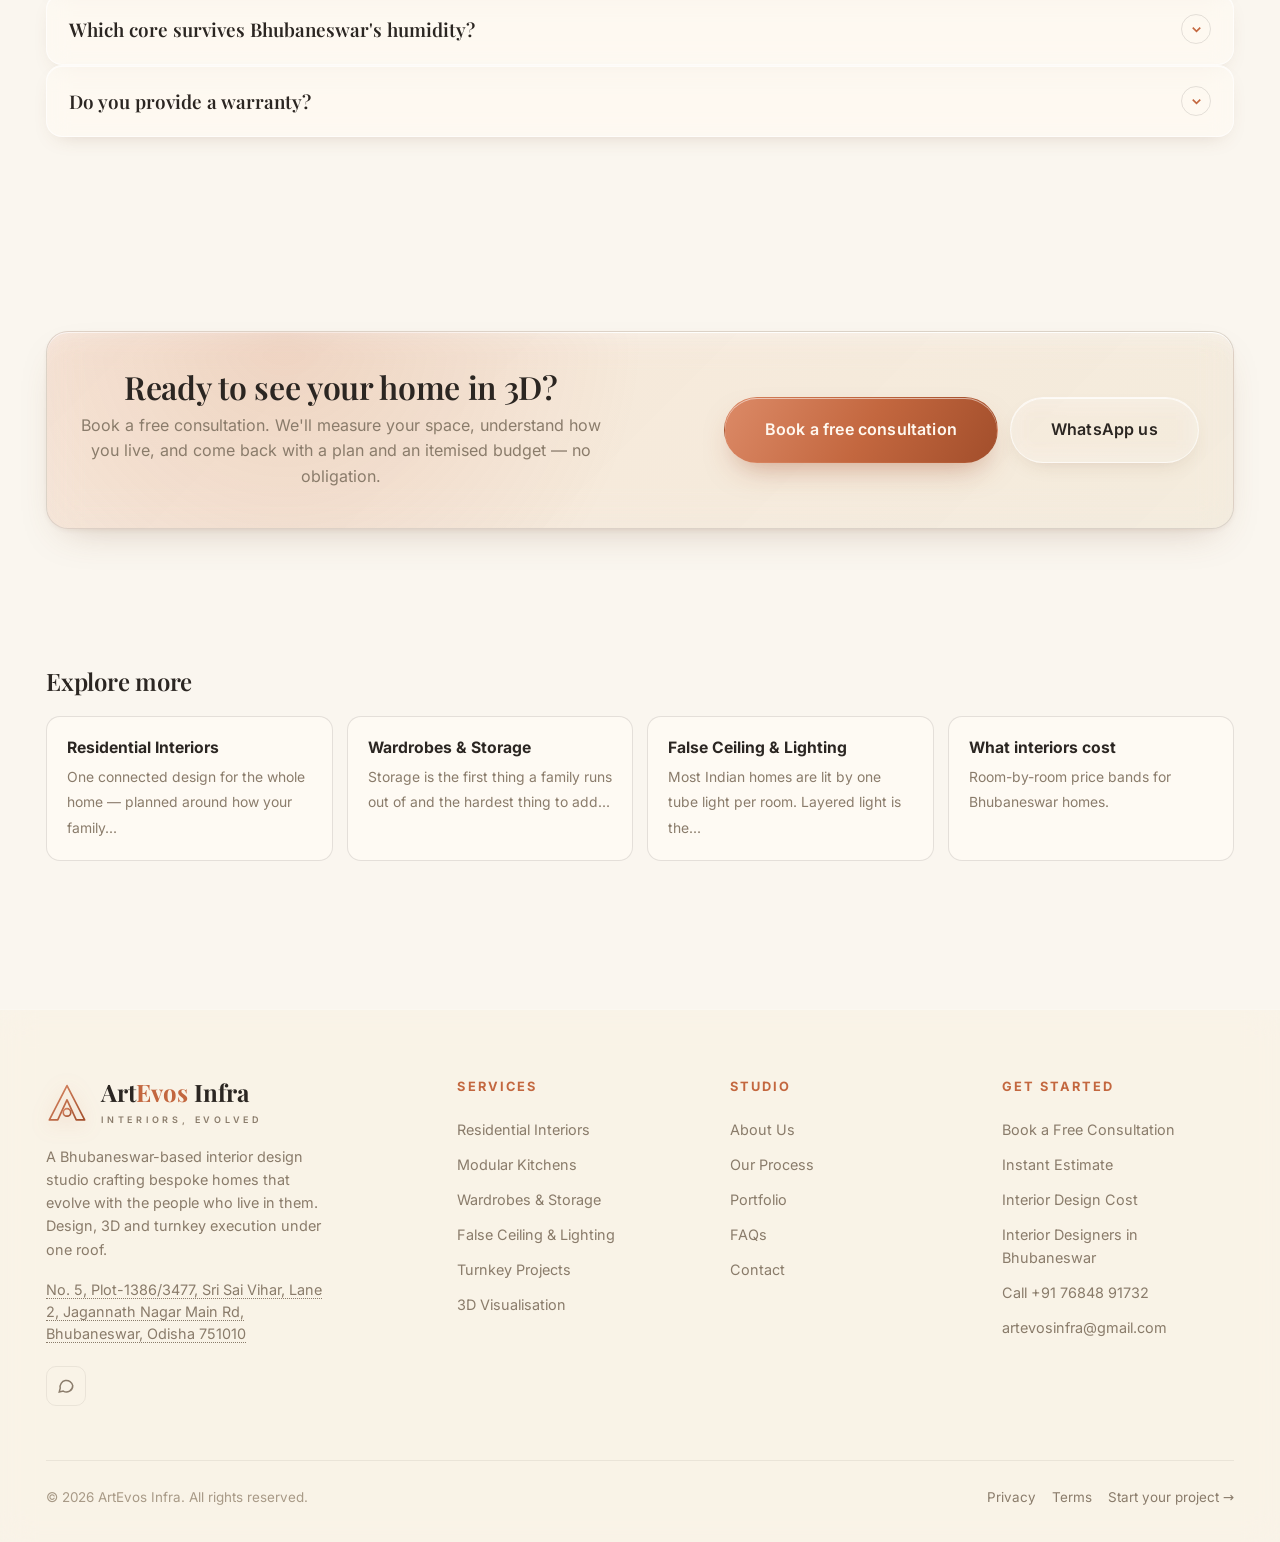
<file: services/modular-kitchen-design/index.html>
<!DOCTYPE html>
<html lang="en-IN">
<head>
<meta charset="UTF-8">
<meta name="viewport" content="width=device-width, initial-scale=1, viewport-fit=cover">
<meta http-equiv="Content-Security-Policy" content="default-src 'self'; base-uri 'none'; object-src 'none'; img-src 'self' data:; font-src 'self'; style-src 'self' 'unsafe-inline'; script-src 'self' 'sha256-u1wQLhqH+8HPv39zAUbsJWtVaWVU0476pxKGXWJtoRE='; connect-src 'self' https:; frame-src https://www.openstreetmap.org; form-action 'self' https://wa.me; upgrade-insecure-requests;">
<meta name="referrer" content="strict-origin-when-cross-origin">
<title>Modular Kitchen Design in Bhubaneswar | Cost & Ideas</title>
<meta name="description" content="Modular kitchens built for Indian cooking — moisture-proof cores, soft-close hardware, honest ₹ pricing. Free 3D layout in Bhubaneswar.">
<link rel="canonical" href="https://artevosinfra.in/services/modular-kitchen-design/">
<meta name="robots" content="index,follow,max-image-preview:large,max-snippet:-1,max-video-preview:-1">
<meta name="theme-color" content="#faf6ef">
<meta name="author" content="ArtEvos Infra">
<meta name="geo.region" content="IN-OR">
<meta name="geo.placename" content="Bhubaneswar">
<meta name="geo.position" content="20.2985;85.8575">
<meta name="ICBM" content="20.2985, 85.8575">
<meta property="og:type" content="website">
<meta property="og:site_name" content="ArtEvos Infra">
<meta property="og:locale" content="en_IN">
<meta property="og:url" content="https://artevosinfra.in/services/modular-kitchen-design/">
<meta property="og:title" content="Modular kitchen design in Bhubaneswar">
<meta property="og:description" content="Modular kitchens built for Indian cooking — moisture-proof cores, soft-close hardware, honest ₹ pricing. Free 3D layout in Bhubaneswar.">
<meta property="og:image" content="https://artevosinfra.in/assets/img/og-artevos.jpg">
<meta property="og:image:width" content="1200">
<meta property="og:image:height" content="630">
<meta property="og:image:alt" content="ArtEvos Infra — interior design in Bhubaneswar">
<meta name="twitter:card" content="summary_large_image">
<meta name="twitter:title" content="Modular kitchen design in Bhubaneswar">
<meta name="twitter:description" content="Modular kitchens built for Indian cooking — moisture-proof cores, soft-close hardware, honest ₹ pricing. Free 3D layout in Bhubaneswar.">
<meta name="twitter:image" content="https://artevosinfra.in/assets/img/og-artevos.jpg">
<link rel="icon" href="/favicon.ico" sizes="32x32">
<link rel="icon" href="/favicon.svg" type="image/svg+xml">
<link rel="apple-touch-icon" href="/apple-touch-icon.png">
<link rel="manifest" href="/manifest.webmanifest">
<meta name="apple-mobile-web-app-capable" content="yes">
<meta name="mobile-web-app-capable" content="yes">
<meta name="apple-mobile-web-app-title" content="ArtEvos Infra">
<meta name="format-detection" content="telephone=no">
<link rel="preload" href="/assets/fonts/inter-var.woff2" as="font" type="font/woff2" crossorigin>
<link rel="preload" href="/assets/fonts/playfair-var.woff2" as="font" type="font/woff2" crossorigin>
<link rel="preload" as="image" fetchpriority="high" media="(min-width:900px)" href="/assets/img/modular-kitchen-olive-green-l-shaped-1200.webp" imagesrcset="/assets/img/modular-kitchen-olive-green-l-shaped-480.avif 480w, /assets/img/modular-kitchen-olive-green-l-shaped-768.avif 768w, /assets/img/modular-kitchen-olive-green-l-shaped-1200.avif 1200w, /assets/img/modular-kitchen-olive-green-l-shaped-1536.avif 1536w" imagesizes="(max-width:900px) 92vw, 560px" type="image/avif">
<link rel="stylesheet" href="/assets/css/site.css?v=0920024994">
<script type="application/ld+json">{"@context":"https://schema.org","@graph":[{"@type":["InteriorDesigner","LocalBusiness","HomeAndConstructionBusiness"],"@id":"https://artevosinfra.in/#studio","name":"ArtEvos Infra","alternateName":"ArtEvos Infra","url":"https://artevosinfra.in/","description":"Interior design studio in Bhubaneswar offering full-home residential design, modular kitchens, wardrobes, false ceiling and lighting, photoreal 3D visualisation and turnkey execution.","image":"https://artevosinfra.in/assets/img/og-artevos.jpg","logo":"https://artevosinfra.in/assets/img/icon-512.png","telephone":"+917684891732","email":"artevosinfra@gmail.com","priceRange":"₹₹","currenciesAccepted":"INR","address":{"@type":"PostalAddress","addressLocality":"Bhubaneswar","addressRegion":"Odisha","postalCode":"751010","addressCountry":"IN","streetAddress":"No. 5, Plot-1386/3477, Sri Sai Vihar, Lane 2, Jagannath Nagar Main Rd"},"geo":{"@type":"GeoCoordinates","latitude":"20.2985","longitude":"85.8575"},"openingHoursSpecification":[{"@type":"OpeningHoursSpecification","dayOfWeek":["Monday","Tuesday","Wednesday","Thursday","Friday","Saturday"],"opens":"09:00","closes":"20:00"}],"areaServed":[{"@type":"City","name":"Bhubaneswar"},{"@type":"City","name":"Cuttack"},{"@type":"City","name":"Puri"},{"@type":"State","name":"Odisha"}],"knowsLanguage":["en","hi","or"],"hasOfferCatalog":{"@type":"OfferCatalog","name":"Interior design services","itemListElement":[{"@type":"Offer","itemOffered":{"@type":"Service","name":"Residential Interiors","url":"https://artevosinfra.in/services/residential-interior-design/"}},{"@type":"Offer","itemOffered":{"@type":"Service","name":"Modular Kitchens","url":"https://artevosinfra.in/services/modular-kitchen-design/"}},{"@type":"Offer","itemOffered":{"@type":"Service","name":"Wardrobes & Storage","url":"https://artevosinfra.in/services/wardrobe-and-storage-design/"}},{"@type":"Offer","itemOffered":{"@type":"Service","name":"False Ceiling & Lighting","url":"https://artevosinfra.in/services/false-ceiling-and-lighting/"}},{"@type":"Offer","itemOffered":{"@type":"Service","name":"Turnkey Projects","url":"https://artevosinfra.in/services/turnkey-interior-projects/"}},{"@type":"Offer","itemOffered":{"@type":"Service","name":"3D Visualisation","url":"https://artevosinfra.in/services/3d-interior-visualisation/"}}]}},{"@type":"WebSite","@id":"https://artevosinfra.in/#website","url":"https://artevosinfra.in/","name":"ArtEvos Infra","inLanguage":"en-IN","publisher":{"@id":"https://artevosinfra.in/#studio"}},{"@type":"Service","@id":"https://artevosinfra.in/services/modular-kitchen-design/#service","name":"Modular kitchen design in Bhubaneswar","serviceType":"Modular Kitchens","description":"Modular kitchens built for Indian cooking — moisture-proof cores, soft-close hardware, honest ₹ pricing. Free 3D layout in Bhubaneswar.","url":"https://artevosinfra.in/services/modular-kitchen-design/","provider":{"@id":"https://artevosinfra.in/#studio"},"areaServed":{"@type":"City","name":"Bhubaneswar"},"audience":{"@type":"Audience","audienceType":"Homeowners"},"offers":{"@type":"Offer","priceCurrency":"INR","availability":"https://schema.org/InStock","url":"https://artevosinfra.in/#booking"}},{"@type":"BreadcrumbList","itemListElement":[{"@type":"ListItem","position":1,"name":"Home","item":"https://artevosinfra.in/"},{"@type":"ListItem","position":2,"name":"Services","item":"https://artevosinfra.in/#services"},{"@type":"ListItem","position":3,"name":"Modular Kitchens"}]},{"@type":"FAQPage","mainEntity":[{"@type":"Question","name":"How much does a modular kitchen cost in Bhubaneswar?","acceptedAnswer":{"@type":"Answer","text":"Cabinetry runs roughly ₹1,600 to ₹5,500 per running foot depending on core, shutters and hardware. A typical 10-foot kitchen lands between ₹1.6 lakh and ₹7 lakh. Counter, backsplash and appliances are quoted separately."}},{"@type":"Question","name":"Modular or a local carpenter — which is better?","acceptedAnswer":{"@type":"Answer","text":"A carpenter can be cheaper up front and is flexible on odd sizes. Modular gives you factory-cut accuracy, better hardware, an actual warranty and far less site dust. For kitchens we recommend modular for the wet zone at minimum."}},{"@type":"Question","name":"Which core survives Bhubaneswar's humidity?","acceptedAnswer":{"@type":"Answer","text":"BWP (boiling-water-proof) plywood for anything near the sink and hob, and HDHMR or BWP for the rest. Avoid plain MDF for base units in a coastal-humid climate."}},{"@type":"Question","name":"Do you provide a warranty?","acceptedAnswer":{"@type":"Answer","text":"Warranty coverage varies by scope and material. Applicable workmanship and manufacturer terms are specified in your written quotation."}}]}]}</script>
</head>
<body>
<a class="skip-link" href="#main">Skip to content</a>
<div class="bg-field"></div>
<canvas class="bg-canvas" id="bgfx" aria-hidden="true"></canvas>
<div class="bg-grain"></div>
<div class="bg-vignette" aria-hidden="true"></div>

<div class="preload" id="preload">
  <svg class="mono" viewBox="0 0 100 100" fill="none" aria-hidden="true">
    <defs><linearGradient id="plg" x1="0" y1="0" x2="1" y2="1"><stop offset="0" stop-color="#dc8a67"/><stop offset="1" stop-color="#a24e2b"/></linearGradient></defs>
    <path d="M50 6 L92 88 H72 L50 40 L28 88 H8 Z" stroke="url(#plg)" stroke-width="3" stroke-linejoin="round"/>
    <circle cx="50" cy="70" r="9" stroke="url(#plg)" stroke-width="3"/>
  </svg>
  <div class="pl-word">ArtEvos</div>
</div>

<div class="progress" id="progress"></div>
<div class="cursor" id="cursor"></div>
<div class="cursor-dot" id="cursorDot"></div>

<header class="nav" id="nav">
  <div class="container nav-inner">
    <a href="/" class="brand" aria-label="ArtEvos Infra — home">
      <svg class="mono" viewBox="0 0 100 100" fill="none" aria-hidden="true"><defs><linearGradient id="blg" x1="0" y1="0" x2="1" y2="1"><stop offset="0" stop-color="#dc8a67"/><stop offset="1" stop-color="#a24e2b"/></linearGradient></defs><path d="M50 6 L92 88 H72 L50 40 L28 88 H8 Z" stroke="url(#blg)" stroke-width="4" stroke-linejoin="round"/><circle cx="50" cy="70" r="9" stroke="url(#blg)" stroke-width="4"/></svg>
      <span><span class="brand-name">Art<b>Evos</b><span class="brand-infra">&nbsp;Infra</span></span><span class="brand-sub">Interiors, Evolved</span></span>
    </a>
    <nav class="nav-links" aria-label="Primary"><a href="/#services">Services</a><a href="/#portfolio">Portfolio</a><a href="/interior-design-cost-in-bhubaneswar/">Cost</a><a href="/#process">Process</a><a href="/#faq">FAQ</a><a href="/contact/">Contact</a></nav>
    <div class="nav-cta">
      <a href="/#booking" class="btn btn-gold" data-cursor>Book Consultation</a>
      <button class="burger" id="burger" aria-label="Open menu" aria-controls="mobileMenu" aria-expanded="false"><span></span><span></span><span></span></button>
    </div>
  </div>
</header>

<div class="mobile-menu" id="mobileMenu" aria-hidden="true">
  <a href="/#services">Services</a><a href="/#portfolio">Portfolio</a><a href="/interior-design-cost-in-bhubaneswar/">Cost</a><a href="/#process">Process</a><a href="/#faq">FAQ</a><a href="/contact/">Contact</a>
  <a href="/#booking" class="btn btn-gold">Book Consultation</a>
</div>

<main id="main">
<section class="page-hero">
  <div class="container">
    <nav class="crumbs" aria-label="Breadcrumb"><a href="/">Home</a><span class="sep" aria-hidden="true">/</span><a href="/#services">Services</a><span class="sep" aria-hidden="true">/</span><span aria-current="page">Modular Kitchens</span></nav>
    <div class="page-hero-grid">
      <div>
        <span class="eyebrow">Designed around your cooking</span>
        <h1>Modular kitchen design in Bhubaneswar</h1>
        <p class="lead">An Indian kitchen takes daily heat, steam, spice and scrubbing. We design for that first, and for looks second — which is why they still look good in year five.</p>
        <div class="hero-actions">
          <a href="/#booking" class="btn btn-gold btn-lg" data-cursor>Book a free consultation</a>
          <a href="/#estimate" class="btn btn-ghost btn-lg" data-cursor>Get an instant estimate</a>
        </div>
      </div>
      <div class="page-hero-media"><picture><source type="image/avif" srcset="/assets/img/modular-kitchen-olive-green-l-shaped-480.avif 480w, /assets/img/modular-kitchen-olive-green-l-shaped-768.avif 768w, /assets/img/modular-kitchen-olive-green-l-shaped-1200.avif 1200w, /assets/img/modular-kitchen-olive-green-l-shaped-1536.avif 1536w" sizes="(max-width:900px) 92vw, 560px"><source type="image/webp" srcset="/assets/img/modular-kitchen-olive-green-l-shaped-480.webp 480w, /assets/img/modular-kitchen-olive-green-l-shaped-768.webp 768w, /assets/img/modular-kitchen-olive-green-l-shaped-1200.webp 1200w, /assets/img/modular-kitchen-olive-green-l-shaped-1536.webp 1536w" sizes="(max-width:900px) 92vw, 560px"><img src="/assets/img/modular-kitchen-olive-green-l-shaped-1200.webp" alt="L-shaped modular kitchen in olive green with a patterned tile backsplash" width="1536" height="1024" loading="eager" decoding="sync" fetchpriority="high"></picture></div>
    </div>
  </div>
</section>

<section class="section" style="padding-top:20px">
  <div class="container"><div class="prose">
<h2>Built for the way Indian kitchens are used</h2>
<p>A kitchen that works for daily tadka, pressure cooking and washing at the sink needs different decisions from a showroom display: a moisture-resistant core near the sink, a chimney sized for real smoke, drawers instead of deep shutters for utensils, and a counter height matched to whoever cooks most.</p>
<p>We start with the work triangle — sink, hob, fridge — then place storage where your hands already reach. Only after that do we choose shutters and colours.</p>
<h2>What's included</h2>
<div class="inc-grid"><div class="inc"><b>Ergonomic layout</b><span>L, U, parallel, straight or island — chosen from your room's plumbing, window and door positions.</span></div><div class="inc"><b>Base, wall & tall units</b><span>Drawers for utensils, pull-outs for bottles and spices, a tall unit for the pantry or oven.</span></div><div class="inc"><b>Core & shutter selection</b><span>BWP ply or HDHMR cores; laminate, acrylic, PU or membrane shutters, with pros and cons explained.</span></div><div class="inc"><b>Counter & backsplash</b><span>Granite, quartz or engineered stone with the right edge profile, plus a tile or glass backsplash.</span></div><div class="inc"><b>Appliance integration</b><span>Chimney, hob, oven, microwave, dishwasher and RO planned into the joinery and the electrical layout.</span></div><div class="inc"><b>Lighting & electricals</b><span>Under-cabinet task lighting and enough correctly-placed sockets — the thing most kitchens get wrong.</span></div></div>
<h2>What a modular kitchen costs in Bhubaneswar</h2>
<p>Kitchens are quoted per running foot of cabinetry, so a bigger room costs more mainly because it has more cabinets. These are the bands we work in:</p>
<div class="tbl-wrap"><table class="tbl"><thead><tr><th>Level</th><th>Core &amp; shutters</th><th>Per running foot</th><th>Typical 10&nbsp;ft kitchen</th></tr></thead><tbody>
<tr><td>Premium</td><td>BWP ply core, laminate shutters, soft-close hinges</td><td>₹1,600 – 2,300</td><td>₹1.6 – 2.6 L</td></tr>
<tr><td>Ultra Premium</td><td>BWP/HDHMR core, acrylic or membrane shutters, branded channels</td><td>₹2,300 – 3,400</td><td>₹2.6 – 4.2 L</td></tr>
<tr><td>Luxury</td><td>Marine ply, PU or veneer shutters, imported hardware, quartz counter</td><td>₹3,400 – 5,500</td><td>₹4.2 – 7 L</td></tr>
</tbody></table></div>
<p class="tbl-note">Cabinetry only. Counter, backsplash, sink, chimney, hob and appliances are quoted separately so you can see exactly what you are paying for.</p>
<h2>Materials, in plain language</h2>
<ul>
<li><strong>BWP plywood</strong> — boiling-water-proof; the safest core for the sink and hob run.</li>
<li><strong>HDHMR</strong> — dense and stable, takes membrane and PU finishes beautifully; good for shutters.</li>
<li><strong>Laminate</strong> — hardest-wearing budget finish, huge choice, easy to clean.</li>
<li><strong>Acrylic</strong> — high gloss, scratch-resistant, shows fingerprints; best on wall units.</li>
<li><strong>PU paint</strong> — the premium matte look; repairable, but needs a good workshop.</li>
</ul>
<p>Hardware matters more than the shutter. Soft-close hinges and full-extension channels are the difference between a kitchen that feels solid in year five and one that sags.</p>
<h2>How long it takes</h2>
<p>Design and 3D take about a week once we have measurements. Factory production plus installation is typically <strong>4–7 weeks</strong>. If the kitchen is part of a full-home project we sequence it so plumbing and tiling finish before the units arrive.</p>
</div></div>
</section>

<section class="section" id="faq"><div class="container">
      <div class="center" style="margin-bottom:40px"><span class="eyebrow mx center">Good to know</span>
      <h2 class="h-2">Questions about modular kitchens</h2></div>
      <div class="faq-list"><div class="faq-item"><button class="faq-q" aria-expanded="false">How much does a modular kitchen cost in Bhubaneswar?
      <span class="faq-ico"><svg viewBox="0 0 24 24" fill="none" stroke="currentColor" stroke-width="2.6"><path d="M6 9l6 6 6-6"/></svg></span></button>
      <div class="faq-a"><div class="faq-a-inner">Cabinetry runs roughly ₹1,600 to ₹5,500 per running foot depending on core, shutters and hardware. A typical 10-foot kitchen lands between ₹1.6 lakh and ₹7 lakh. Counter, backsplash and appliances are quoted separately.</div></div></div><div class="faq-item"><button class="faq-q" aria-expanded="false">Modular or a local carpenter — which is better?
      <span class="faq-ico"><svg viewBox="0 0 24 24" fill="none" stroke="currentColor" stroke-width="2.6"><path d="M6 9l6 6 6-6"/></svg></span></button>
      <div class="faq-a"><div class="faq-a-inner">A carpenter can be cheaper up front and is flexible on odd sizes. Modular gives you factory-cut accuracy, better hardware, an actual warranty and far less site dust. For kitchens we recommend modular for the wet zone at minimum.</div></div></div><div class="faq-item"><button class="faq-q" aria-expanded="false">Which core survives Bhubaneswar's humidity?
      <span class="faq-ico"><svg viewBox="0 0 24 24" fill="none" stroke="currentColor" stroke-width="2.6"><path d="M6 9l6 6 6-6"/></svg></span></button>
      <div class="faq-a"><div class="faq-a-inner">BWP (boiling-water-proof) plywood for anything near the sink and hob, and HDHMR or BWP for the rest. Avoid plain MDF for base units in a coastal-humid climate.</div></div></div><div class="faq-item"><button class="faq-q" aria-expanded="false">Do you provide a warranty?
      <span class="faq-ico"><svg viewBox="0 0 24 24" fill="none" stroke="currentColor" stroke-width="2.6"><path d="M6 9l6 6 6-6"/></svg></span></button>
      <div class="faq-a"><div class="faq-a-inner">Warranty coverage varies by scope and material. Applicable workmanship and manufacturer terms are specified in your written quotation.</div></div></div></div></div></section>

<section class="section" style="padding-top:10px"><div class="container"><div class="cta-band">
      <div><h2>Ready to see your home in 3D?</h2><p>Book a free consultation. We'll measure your space, understand how you live, and come back with a plan and an itemised budget — no obligation.</p></div>
      <div class="cta-actions">
        <a href="/#booking" class="btn btn-gold btn-lg">Book a free consultation</a>
        <a href="https://wa.me/917656850169" class="btn btn-ghost btn-lg" target="_blank" rel="noopener noreferrer">WhatsApp us</a>
      </div></div></div></section>

<section class="section" style="padding-top:0">
  <div class="container">
    <h2 class="h-2" style="font-size:1.5rem;margin-bottom:6px">Explore more</h2>
    <div class="rel-grid"><a class="rel-card" href="/services/residential-interior-design/"><b>Residential Interiors</b><span>One connected design for the whole home — planned around how your family…</span></a><a class="rel-card" href="/services/wardrobe-and-storage-design/"><b>Wardrobes & Storage</b><span>Storage is the first thing a family runs out of and the hardest thing to add…</span></a><a class="rel-card" href="/services/false-ceiling-and-lighting/"><b>False Ceiling & Lighting</b><span>Most Indian homes are lit by one tube light per room. Layered light is the…</span></a><a class="rel-card" href="/interior-design-cost-in-bhubaneswar/"><b>What interiors cost</b><span>Room-by-room price bands for Bhubaneswar homes.</span></a></div>
  </div>
</section>
</main>
<footer>
  <div class="container">
    <div class="foot-grid">
      <div class="foot-brand">
        <a href="/" class="brand">
          <svg class="mono" viewBox="0 0 100 100" fill="none" aria-hidden="true"><defs><linearGradient id="flg" x1="0" y1="0" x2="1" y2="1"><stop offset="0" stop-color="#dc8a67"/><stop offset="1" stop-color="#a24e2b"/></linearGradient></defs><path d="M50 6 L92 88 H72 L50 40 L28 88 H8 Z" stroke="url(#flg)" stroke-width="4" stroke-linejoin="round"/><circle cx="50" cy="70" r="9" stroke="url(#flg)" stroke-width="4"/></svg>
          <span><span class="brand-name">Art<b>Evos</b><span class="brand-infra">&nbsp;Infra</span></span><span class="brand-sub">Interiors, Evolved</span></span>
        </a>
        <p>A Bhubaneswar-based interior design studio crafting bespoke homes that evolve with the people who live in them. Design, 3D and turnkey execution under one roof.</p>
        <p class="foot-addr"><a href="https://www.google.com/maps/search/?api=1&amp;query=ArtEvos%20Infra%2C%20No.%205%2C%20Plot-1386/3477%2C%20Sri%20Sai%20Vihar%2C%20Lane%202%2C%20Jagannath%20Nagar%20Main%20Rd%2C%20Bhubaneswar%2C%20Odisha%20751010" target="_blank" rel="noopener noreferrer">No. 5, Plot-1386/3477, Sri Sai Vihar, Lane 2, Jagannath Nagar Main Rd, Bhubaneswar, Odisha 751010</a></p>
        <div class="socials"><a href="https://wa.me/917656850169" target="_blank" rel="noopener noreferrer" aria-label="Chat with ArtEvos on WhatsApp"><svg width="18" height="18" viewBox="0 0 24 24" fill="none" stroke="currentColor" stroke-width="2"><path d="M21 11.5a8.4 8.4 0 0 1-12.7 7.2L3 20l1.3-5.2A8.4 8.4 0 1 1 21 11.5z"/></svg></a></div>
      </div>
      <div class="foot-col">
        <h4>Services</h4>
        <a href="/services/residential-interior-design/">Residential Interiors</a><a href="/services/modular-kitchen-design/">Modular Kitchens</a><a href="/services/wardrobe-and-storage-design/">Wardrobes & Storage</a><a href="/services/false-ceiling-and-lighting/">False Ceiling & Lighting</a><a href="/services/turnkey-interior-projects/">Turnkey Projects</a><a href="/services/3d-interior-visualisation/">3D Visualisation</a>
      </div>
      <div class="foot-col">
        <h4>Studio</h4>
        <a href="/#about">About Us</a>
        <a href="/#process">Our Process</a>
        <a href="/#portfolio">Portfolio</a>
        <a href="/#faq">FAQs</a>
        <a href="/contact/">Contact</a>
      </div>
      <div class="foot-col">
        <h4>Get Started</h4>
        <a href="/#booking">Book a Free Consultation</a>
        <a href="/#estimate">Instant Estimate</a>
        <a href="/interior-design-cost-in-bhubaneswar/">Interior Design Cost</a>
        <a href="/interior-designers-in-bhubaneswar/">Interior Designers in Bhubaneswar</a>
        <a href="tel:+917684891732">Call +91 76848 91732</a>
        <a href="mailto:artevosinfra@gmail.com">artevosinfra@gmail.com</a>
      </div>
    </div>
    <div class="foot-bottom">
      <span>&copy; 2026 ArtEvos Infra. All rights reserved.</span>
      <span class="foot-legal"><a href="/privacy/">Privacy</a><a href="/terms/">Terms</a><a href="/#booking">Start your project &rarr;</a></span>
    </div>
  </div>
</footer>

<a class="wa-fab" id="waFab" href="https://wa.me/917656850169" target="_blank" rel="noopener noreferrer" aria-label="Chat with ArtEvos Infra on WhatsApp">
  <span class="wa-ic"><svg viewBox="0 0 24 24" fill="currentColor" aria-hidden="true"><path d="M17.5 14.4c-.3-.15-1.7-.84-1.96-.94-.26-.1-.45-.15-.64.15-.19.29-.74.94-.9 1.13-.17.19-.33.21-.62.07-.29-.15-1.22-.45-2.33-1.44-.86-.77-1.44-1.72-1.6-2-.17-.29-.02-.45.13-.6.13-.13.29-.33.43-.5.15-.17.19-.29.29-.48.1-.19.05-.36-.02-.5-.07-.15-.64-1.55-.88-2.12-.23-.56-.47-.48-.64-.49l-.55-.01c-.19 0-.5.07-.76.36-.26.29-1 .98-1 2.38s1.02 2.76 1.17 2.95c.15.19 2.02 3.08 4.9 4.32.68.29 1.22.47 1.63.6.69.22 1.31.19 1.8.11.55-.08 1.7-.69 1.94-1.36.24-.67.24-1.24.17-1.36-.07-.12-.26-.19-.55-.34z"/><path d="M12 2a9.9 9.9 0 0 0-8.4 15.2L2 22l4.9-1.6A9.9 9.9 0 1 0 12 2zm0 18.1c-1.5 0-3-.4-4.3-1.16l-.3-.18-2.9.95.95-2.83-.2-.32A8.1 8.1 0 1 1 12 20.1z" opacity=".55"/></svg></span>
  <span class="wa-lb">Chat with us</span>
</a>

<button class="to-top" id="toTop" aria-label="Back to top">
  <svg width="18" height="18" viewBox="0 0 24 24" fill="none" stroke="currentColor" stroke-width="2.4"><path d="M12 19V5M5 12l7-7 7 7"/></svg>
</button>

<nav class="mobile-actions" id="mobileActions" aria-label="Quick actions">
  <a href="tel:+917684891732" class="ma-call"><svg viewBox="0 0 24 24" fill="none" stroke="currentColor" stroke-width="2"><path d="M22 16.9v3a2 2 0 0 1-2.2 2 19.8 19.8 0 0 1-8.6-3 19.5 19.5 0 0 1-6-6 19.8 19.8 0 0 1-3-8.6A2 2 0 0 1 4.1 2h3a2 2 0 0 1 2 1.7c.1.9.3 1.8.6 2.6a2 2 0 0 1-.5 2.1L8 9.6a16 16 0 0 0 6 6l1.2-1.2a2 2 0 0 1 2.1-.5c.8.3 1.7.5 2.6.6a2 2 0 0 1 1.7 2z"/></svg>Call</a>
  <a href="https://wa.me/917656850169" class="ma-wa" target="_blank" rel="noopener noreferrer"><svg viewBox="0 0 24 24" fill="none" stroke="currentColor" stroke-width="2"><path d="M21 11.5a8.4 8.4 0 0 1-12.7 7.2L3 20l1.3-5.2A8.4 8.4 0 1 1 21 11.5z"/></svg>WhatsApp</a>
  <a href="/#booking" class="ma-book"><svg viewBox="0 0 24 24" fill="none" stroke="currentColor" stroke-width="2"><path d="M8 2v4M16 2v4M3 10h18M5 6h14a2 2 0 0 1 2 2v12a2 2 0 0 1-2 2H5a2 2 0 0 1-2-2V8a2 2 0 0 1 2-2z"/></svg>Book free visit</a>
</nav>

<script src="/assets/js/site.js?v=0920024994" defer></script>
</body>
</html>
</file>
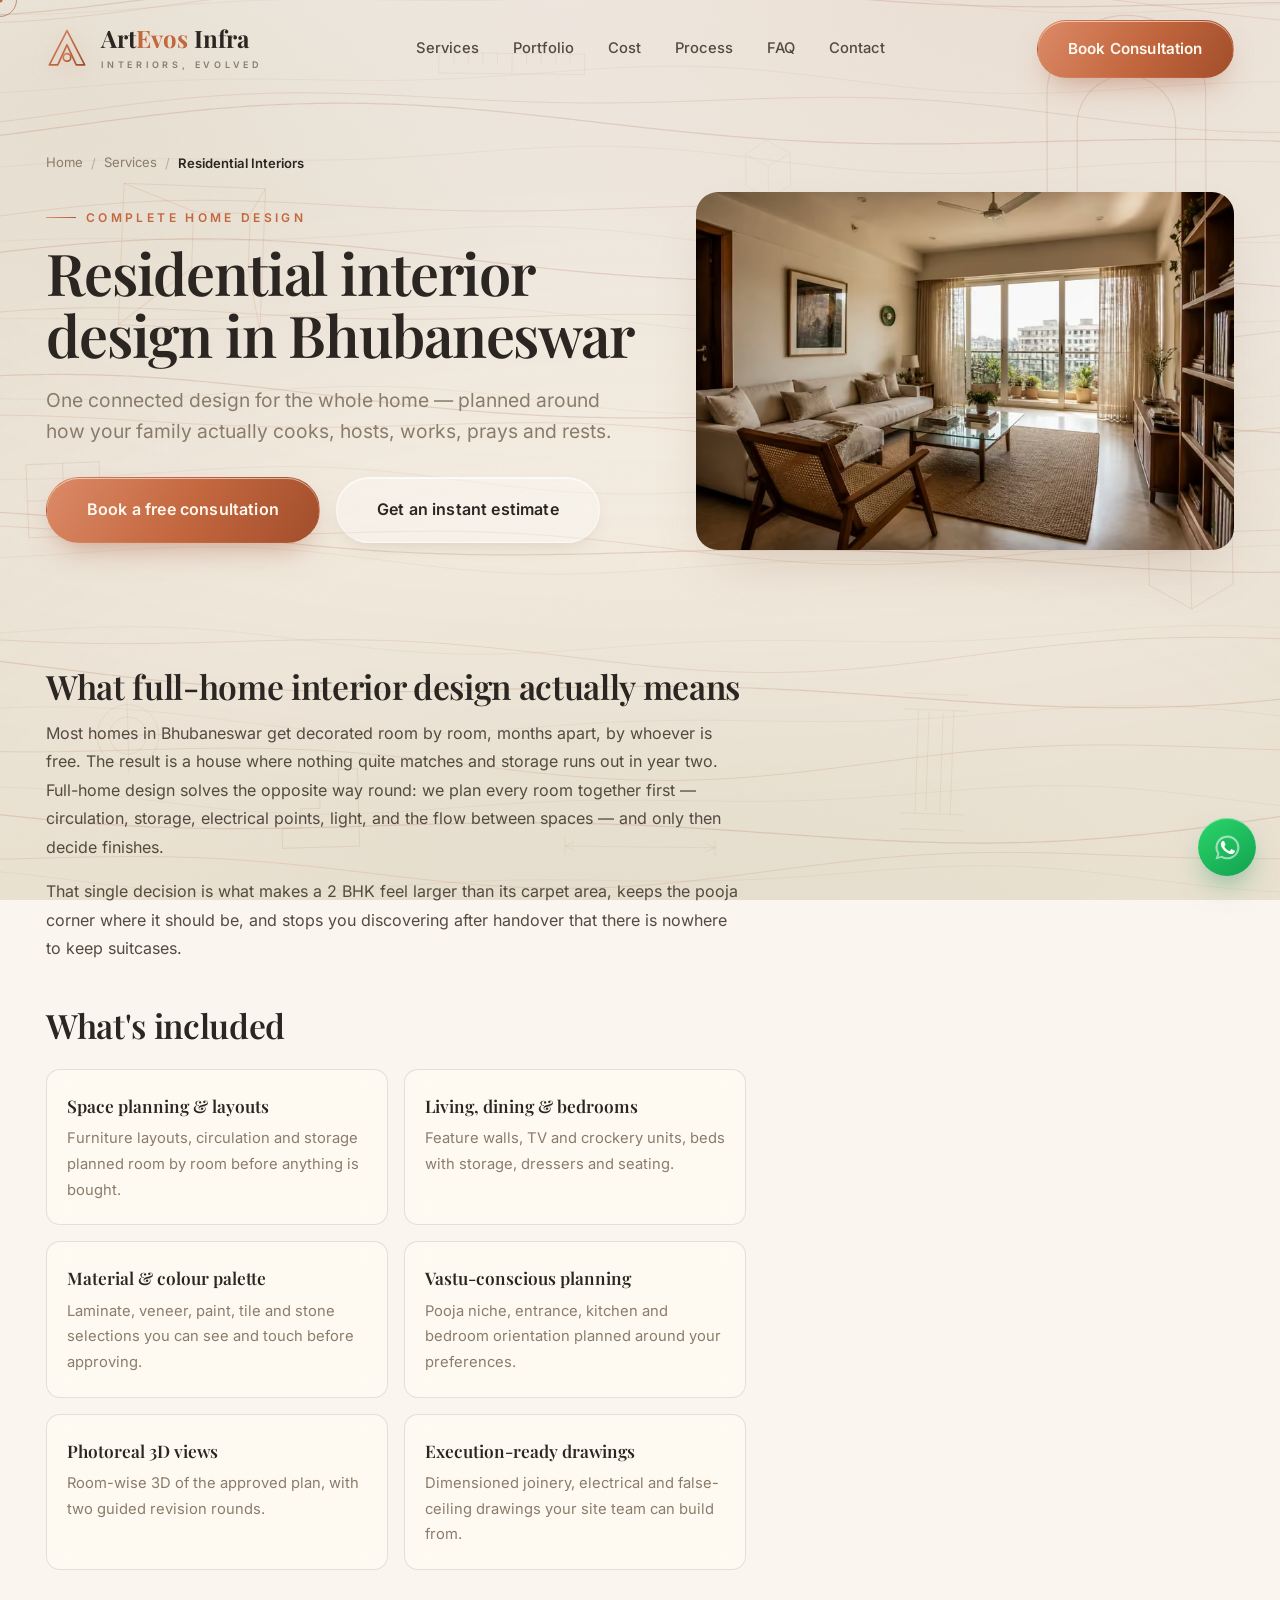
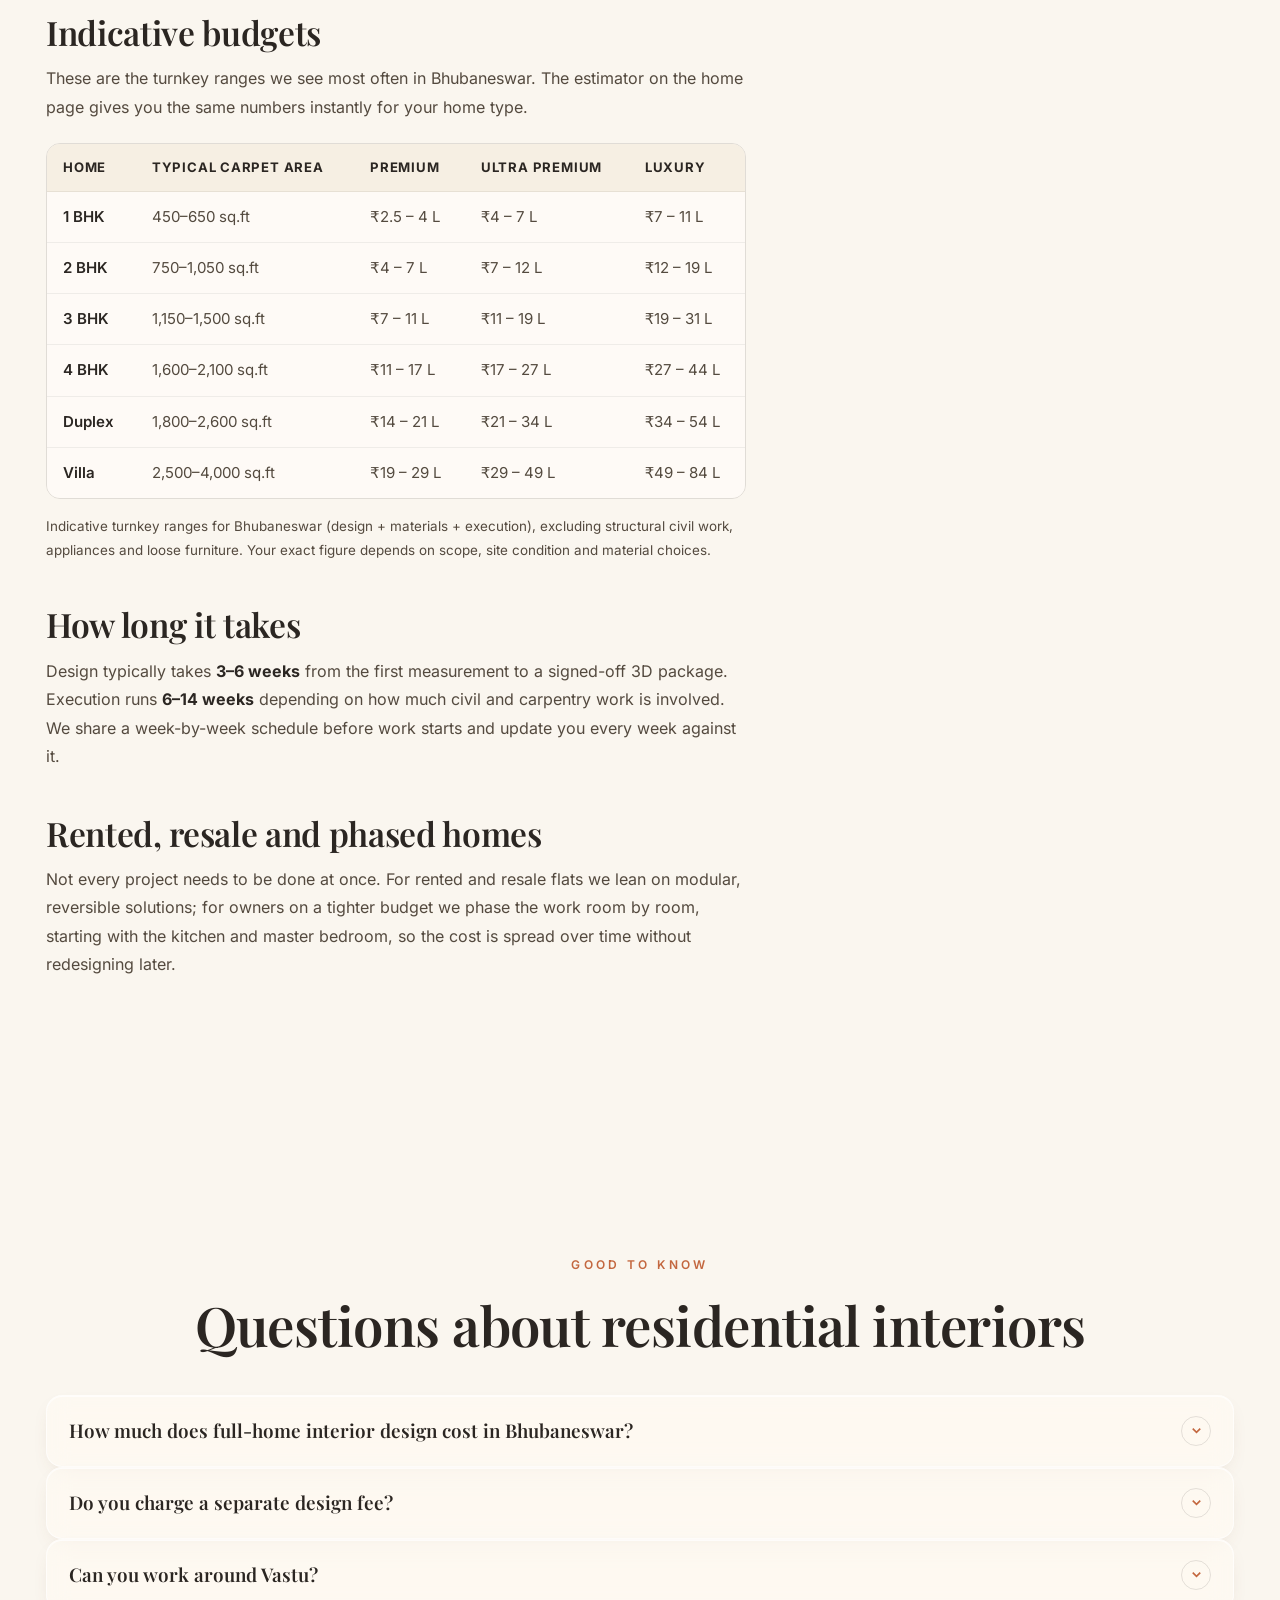
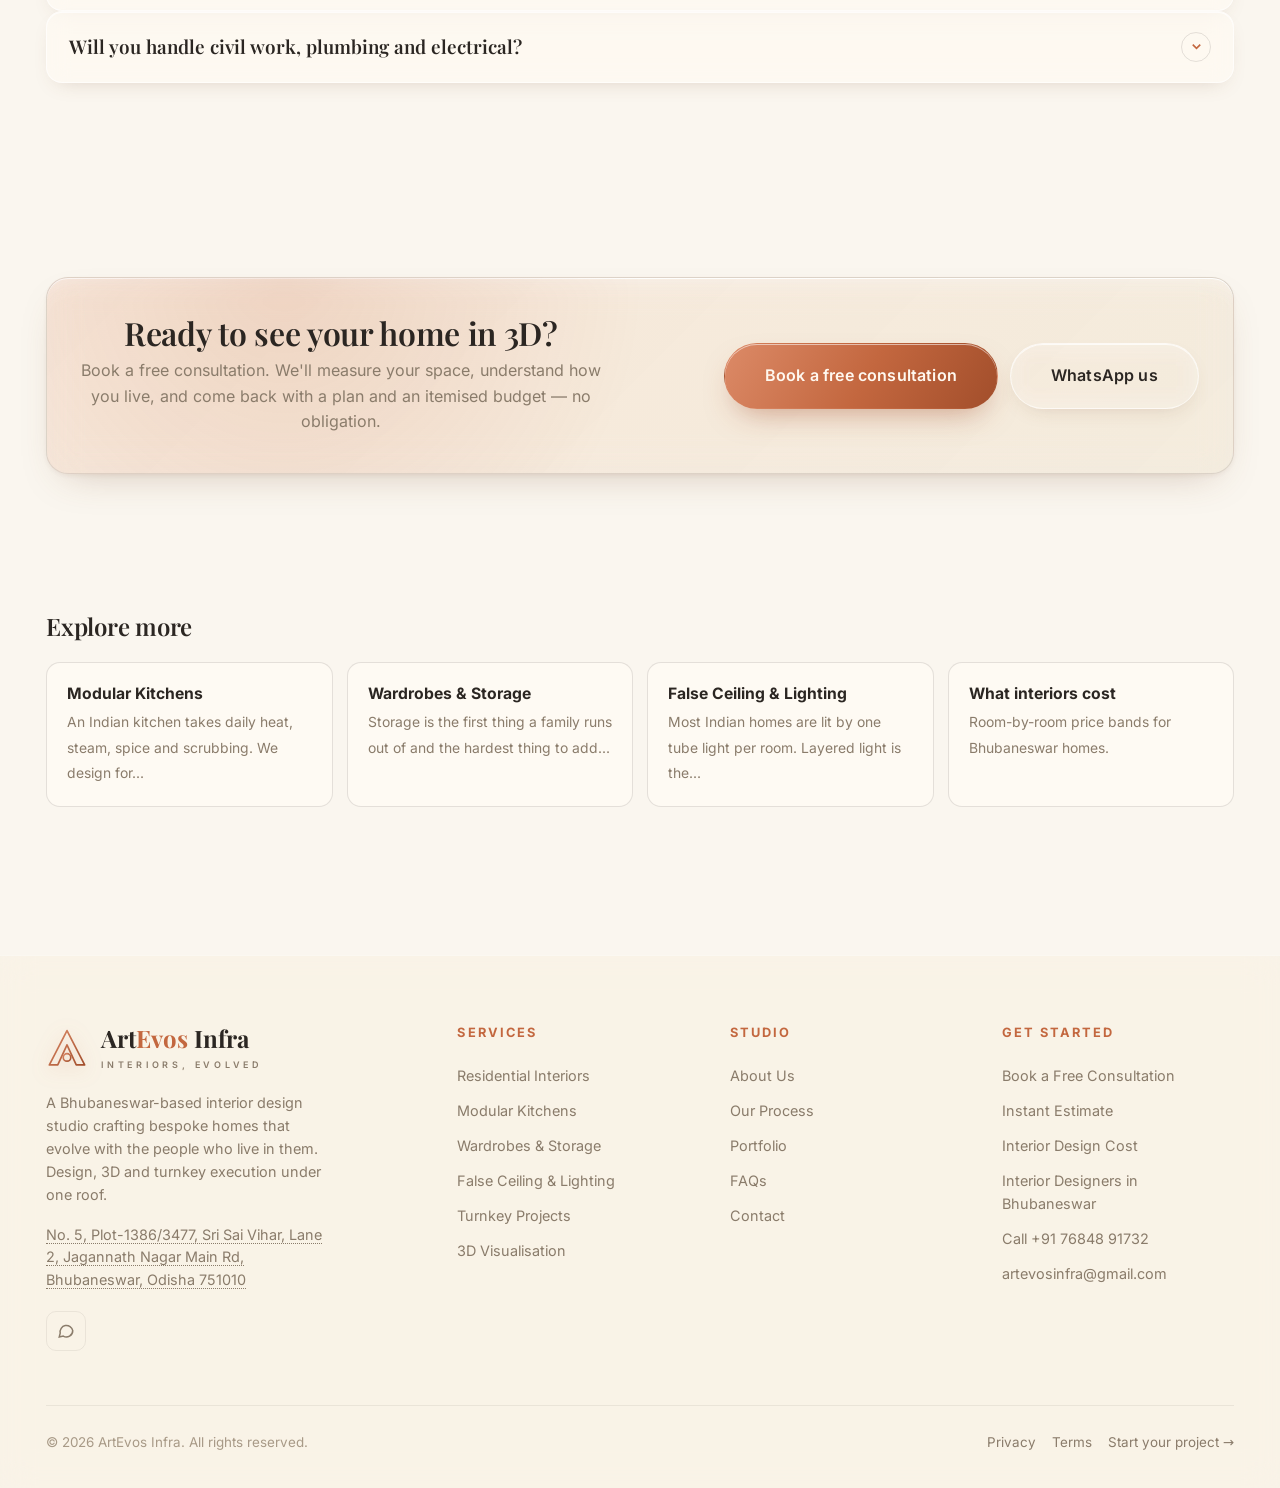
<file: services/residential-interior-design/index.html>
<!DOCTYPE html>
<html lang="en-IN">
<head>
<meta charset="UTF-8">
<meta name="viewport" content="width=device-width, initial-scale=1, viewport-fit=cover">
<meta http-equiv="Content-Security-Policy" content="default-src 'self'; base-uri 'none'; object-src 'none'; img-src 'self' data:; font-src 'self'; style-src 'self' 'unsafe-inline'; script-src 'self' 'sha256-MyZZ/2MLuQH6AyvksG4tlMRhR7f/eXkWA8hIRO7eoTA='; connect-src 'self' https:; frame-src https://www.openstreetmap.org; form-action 'self' https://wa.me; upgrade-insecure-requests;">
<meta name="referrer" content="strict-origin-when-cross-origin">
<title>Residential Interior Design in Bhubaneswar | ArtEvos</title>
<meta name="description" content="Full-home interior design for 1–4 BHK flats, duplexes and villas in Bhubaneswar. Photoreal 3D before you commit, fixed timelines, written project terms.">
<link rel="canonical" href="https://artevosinfra.in/services/residential-interior-design/">
<meta name="robots" content="index,follow,max-image-preview:large,max-snippet:-1,max-video-preview:-1">
<meta name="theme-color" content="#faf6ef">
<meta name="author" content="ArtEvos Infra">
<meta name="geo.region" content="IN-OR">
<meta name="geo.placename" content="Bhubaneswar">
<meta name="geo.position" content="20.2985;85.8575">
<meta name="ICBM" content="20.2985, 85.8575">
<meta property="og:type" content="website">
<meta property="og:site_name" content="ArtEvos Infra">
<meta property="og:locale" content="en_IN">
<meta property="og:url" content="https://artevosinfra.in/services/residential-interior-design/">
<meta property="og:title" content="Residential interior design in Bhubaneswar">
<meta property="og:description" content="Full-home interior design for 1–4 BHK flats, duplexes and villas in Bhubaneswar. Photoreal 3D before you commit, fixed timelines, written project terms.">
<meta property="og:image" content="https://artevosinfra.in/assets/img/og-artevos.jpg">
<meta property="og:image:width" content="1200">
<meta property="og:image:height" content="630">
<meta property="og:image:alt" content="ArtEvos Infra — interior design in Bhubaneswar">
<meta name="twitter:card" content="summary_large_image">
<meta name="twitter:title" content="Residential interior design in Bhubaneswar">
<meta name="twitter:description" content="Full-home interior design for 1–4 BHK flats, duplexes and villas in Bhubaneswar. Photoreal 3D before you commit, fixed timelines, written project terms.">
<meta name="twitter:image" content="https://artevosinfra.in/assets/img/og-artevos.jpg">
<link rel="icon" href="/favicon.ico" sizes="32x32">
<link rel="icon" href="/favicon.svg" type="image/svg+xml">
<link rel="apple-touch-icon" href="/apple-touch-icon.png">
<link rel="manifest" href="/manifest.webmanifest">
<meta name="apple-mobile-web-app-capable" content="yes">
<meta name="mobile-web-app-capable" content="yes">
<meta name="apple-mobile-web-app-title" content="ArtEvos Infra">
<meta name="format-detection" content="telephone=no">
<link rel="preload" href="/assets/fonts/inter-var.woff2" as="font" type="font/woff2" crossorigin>
<link rel="preload" href="/assets/fonts/playfair-var.woff2" as="font" type="font/woff2" crossorigin>
<link rel="preload" as="image" fetchpriority="high" media="(min-width:900px)" href="/assets/img/living-room-modern-indian-apartment-1200.webp" imagesrcset="/assets/img/living-room-modern-indian-apartment-480.avif 480w, /assets/img/living-room-modern-indian-apartment-768.avif 768w, /assets/img/living-room-modern-indian-apartment-1200.avif 1200w, /assets/img/living-room-modern-indian-apartment-1536.avif 1536w" imagesizes="(max-width:900px) 92vw, 560px" type="image/avif">
<link rel="stylesheet" href="/assets/css/site.css?v=0920024994">
<script type="application/ld+json">{"@context":"https://schema.org","@graph":[{"@type":["InteriorDesigner","LocalBusiness","HomeAndConstructionBusiness"],"@id":"https://artevosinfra.in/#studio","name":"ArtEvos Infra","alternateName":"ArtEvos Infra","url":"https://artevosinfra.in/","description":"Interior design studio in Bhubaneswar offering full-home residential design, modular kitchens, wardrobes, false ceiling and lighting, photoreal 3D visualisation and turnkey execution.","image":"https://artevosinfra.in/assets/img/og-artevos.jpg","logo":"https://artevosinfra.in/assets/img/icon-512.png","telephone":"+917684891732","email":"artevosinfra@gmail.com","priceRange":"₹₹","currenciesAccepted":"INR","address":{"@type":"PostalAddress","addressLocality":"Bhubaneswar","addressRegion":"Odisha","postalCode":"751010","addressCountry":"IN","streetAddress":"No. 5, Plot-1386/3477, Sri Sai Vihar, Lane 2, Jagannath Nagar Main Rd"},"geo":{"@type":"GeoCoordinates","latitude":"20.2985","longitude":"85.8575"},"openingHoursSpecification":[{"@type":"OpeningHoursSpecification","dayOfWeek":["Monday","Tuesday","Wednesday","Thursday","Friday","Saturday"],"opens":"09:00","closes":"20:00"}],"areaServed":[{"@type":"City","name":"Bhubaneswar"},{"@type":"City","name":"Cuttack"},{"@type":"City","name":"Puri"},{"@type":"State","name":"Odisha"}],"knowsLanguage":["en","hi","or"],"hasOfferCatalog":{"@type":"OfferCatalog","name":"Interior design services","itemListElement":[{"@type":"Offer","itemOffered":{"@type":"Service","name":"Residential Interiors","url":"https://artevosinfra.in/services/residential-interior-design/"}},{"@type":"Offer","itemOffered":{"@type":"Service","name":"Modular Kitchens","url":"https://artevosinfra.in/services/modular-kitchen-design/"}},{"@type":"Offer","itemOffered":{"@type":"Service","name":"Wardrobes & Storage","url":"https://artevosinfra.in/services/wardrobe-and-storage-design/"}},{"@type":"Offer","itemOffered":{"@type":"Service","name":"False Ceiling & Lighting","url":"https://artevosinfra.in/services/false-ceiling-and-lighting/"}},{"@type":"Offer","itemOffered":{"@type":"Service","name":"Turnkey Projects","url":"https://artevosinfra.in/services/turnkey-interior-projects/"}},{"@type":"Offer","itemOffered":{"@type":"Service","name":"3D Visualisation","url":"https://artevosinfra.in/services/3d-interior-visualisation/"}}]}},{"@type":"WebSite","@id":"https://artevosinfra.in/#website","url":"https://artevosinfra.in/","name":"ArtEvos Infra","inLanguage":"en-IN","publisher":{"@id":"https://artevosinfra.in/#studio"}},{"@type":"Service","@id":"https://artevosinfra.in/services/residential-interior-design/#service","name":"Residential interior design in Bhubaneswar","serviceType":"Residential Interiors","description":"Full-home interior design for 1–4 BHK flats, duplexes and villas in Bhubaneswar. Photoreal 3D before you commit, fixed timelines, written project terms.","url":"https://artevosinfra.in/services/residential-interior-design/","provider":{"@id":"https://artevosinfra.in/#studio"},"areaServed":{"@type":"City","name":"Bhubaneswar"},"audience":{"@type":"Audience","audienceType":"Homeowners"},"offers":{"@type":"Offer","priceCurrency":"INR","availability":"https://schema.org/InStock","url":"https://artevosinfra.in/#booking"}},{"@type":"BreadcrumbList","itemListElement":[{"@type":"ListItem","position":1,"name":"Home","item":"https://artevosinfra.in/"},{"@type":"ListItem","position":2,"name":"Services","item":"https://artevosinfra.in/#services"},{"@type":"ListItem","position":3,"name":"Residential Interiors"}]},{"@type":"FAQPage","mainEntity":[{"@type":"Question","name":"How much does full-home interior design cost in Bhubaneswar?","acceptedAnswer":{"@type":"Answer","text":"For a turnkey project, a 2 BHK typically lands between ₹4–12 lakh and a 3 BHK between ₹7–19 lakh depending on finish level. The biggest swing factors are the kitchen, the amount of custom carpentry and the material grade you pick. We share an itemised estimate after the free consultation."}},{"@type":"Question","name":"Do you charge a separate design fee?","acceptedAnswer":{"@type":"Answer","text":"For turnkey projects the design work is built into the project cost. If you only want the design and 3D package to execute yourself, we quote that separately based on the number of rooms."}},{"@type":"Question","name":"Can you work around Vastu?","acceptedAnswer":{"@type":"Answer","text":"Yes. Tell us your preferences in the design brief and we plan the entrance, kitchen, bedrooms and pooja space around them. If a Vastu preference conflicts with the flat's structure, we will say so honestly and offer the closest workable option."}},{"@type":"Question","name":"Will you handle civil work, plumbing and electrical?","acceptedAnswer":{"@type":"Answer","text":"On turnkey projects yes — see our turnkey interiors page. On design-only projects we provide the drawings and coordinate with your contractor."}}]}]}</script>
</head>
<body>
<a class="skip-link" href="#main">Skip to content</a>
<div class="bg-field"></div>
<canvas class="bg-canvas" id="bgfx" aria-hidden="true"></canvas>
<div class="bg-grain"></div>
<div class="bg-vignette" aria-hidden="true"></div>

<div class="preload" id="preload">
  <svg class="mono" viewBox="0 0 100 100" fill="none" aria-hidden="true">
    <defs><linearGradient id="plg" x1="0" y1="0" x2="1" y2="1"><stop offset="0" stop-color="#dc8a67"/><stop offset="1" stop-color="#a24e2b"/></linearGradient></defs>
    <path d="M50 6 L92 88 H72 L50 40 L28 88 H8 Z" stroke="url(#plg)" stroke-width="3" stroke-linejoin="round"/>
    <circle cx="50" cy="70" r="9" stroke="url(#plg)" stroke-width="3"/>
  </svg>
  <div class="pl-word">ArtEvos</div>
</div>

<div class="progress" id="progress"></div>
<div class="cursor" id="cursor"></div>
<div class="cursor-dot" id="cursorDot"></div>

<header class="nav" id="nav">
  <div class="container nav-inner">
    <a href="/" class="brand" aria-label="ArtEvos Infra — home">
      <svg class="mono" viewBox="0 0 100 100" fill="none" aria-hidden="true"><defs><linearGradient id="blg" x1="0" y1="0" x2="1" y2="1"><stop offset="0" stop-color="#dc8a67"/><stop offset="1" stop-color="#a24e2b"/></linearGradient></defs><path d="M50 6 L92 88 H72 L50 40 L28 88 H8 Z" stroke="url(#blg)" stroke-width="4" stroke-linejoin="round"/><circle cx="50" cy="70" r="9" stroke="url(#blg)" stroke-width="4"/></svg>
      <span><span class="brand-name">Art<b>Evos</b><span class="brand-infra">&nbsp;Infra</span></span><span class="brand-sub">Interiors, Evolved</span></span>
    </a>
    <nav class="nav-links" aria-label="Primary"><a href="/#services">Services</a><a href="/#portfolio">Portfolio</a><a href="/interior-design-cost-in-bhubaneswar/">Cost</a><a href="/#process">Process</a><a href="/#faq">FAQ</a><a href="/contact/">Contact</a></nav>
    <div class="nav-cta">
      <a href="/#booking" class="btn btn-gold" data-cursor>Book Consultation</a>
      <button class="burger" id="burger" aria-label="Open menu" aria-controls="mobileMenu" aria-expanded="false"><span></span><span></span><span></span></button>
    </div>
  </div>
</header>

<div class="mobile-menu" id="mobileMenu" aria-hidden="true">
  <a href="/#services">Services</a><a href="/#portfolio">Portfolio</a><a href="/interior-design-cost-in-bhubaneswar/">Cost</a><a href="/#process">Process</a><a href="/#faq">FAQ</a><a href="/contact/">Contact</a>
  <a href="/#booking" class="btn btn-gold">Book Consultation</a>
</div>

<main id="main">
<section class="page-hero">
  <div class="container">
    <nav class="crumbs" aria-label="Breadcrumb"><a href="/">Home</a><span class="sep" aria-hidden="true">/</span><a href="/#services">Services</a><span class="sep" aria-hidden="true">/</span><span aria-current="page">Residential Interiors</span></nav>
    <div class="page-hero-grid">
      <div>
        <span class="eyebrow">Complete home design</span>
        <h1>Residential interior design in Bhubaneswar</h1>
        <p class="lead">One connected design for the whole home — planned around how your family actually cooks, hosts, works, prays and rests.</p>
        <div class="hero-actions">
          <a href="/#booking" class="btn btn-gold btn-lg" data-cursor>Book a free consultation</a>
          <a href="/#estimate" class="btn btn-ghost btn-lg" data-cursor>Get an instant estimate</a>
        </div>
      </div>
      <div class="page-hero-media"><picture><source type="image/avif" srcset="/assets/img/living-room-modern-indian-apartment-480.avif 480w, /assets/img/living-room-modern-indian-apartment-768.avif 768w, /assets/img/living-room-modern-indian-apartment-1200.avif 1200w, /assets/img/living-room-modern-indian-apartment-1536.avif 1536w" sizes="(max-width:900px) 92vw, 560px"><source type="image/webp" srcset="/assets/img/living-room-modern-indian-apartment-480.webp 480w, /assets/img/living-room-modern-indian-apartment-768.webp 768w, /assets/img/living-room-modern-indian-apartment-1200.webp 1200w, /assets/img/living-room-modern-indian-apartment-1536.webp 1536w" sizes="(max-width:900px) 92vw, 560px"><img src="/assets/img/living-room-modern-indian-apartment-1200.webp" alt="Sunlit modern Indian apartment living room with cane armchairs and a jute rug" width="1536" height="1024" loading="eager" decoding="sync" fetchpriority="high"></picture></div>
    </div>
  </div>
</section>

<section class="section" style="padding-top:20px">
  <div class="container"><div class="prose">
<h2>What full-home interior design actually means</h2>
<p>Most homes in Bhubaneswar get decorated room by room, months apart, by whoever is free. The result is a house where nothing quite matches and storage runs out in year two. Full-home design solves the opposite way round: we plan every room together first — circulation, storage, electrical points, light, and the flow between spaces — and only then decide finishes.</p>
<p>That single decision is what makes a 2 BHK feel larger than its carpet area, keeps the pooja corner where it should be, and stops you discovering after handover that there is nowhere to keep suitcases.</p>
<h2>What's included</h2>
<div class="inc-grid"><div class="inc"><b>Space planning & layouts</b><span>Furniture layouts, circulation and storage planned room by room before anything is bought.</span></div><div class="inc"><b>Living, dining & bedrooms</b><span>Feature walls, TV and crockery units, beds with storage, dressers and seating.</span></div><div class="inc"><b>Material & colour palette</b><span>Laminate, veneer, paint, tile and stone selections you can see and touch before approving.</span></div><div class="inc"><b>Vastu-conscious planning</b><span>Pooja niche, entrance, kitchen and bedroom orientation planned around your preferences.</span></div><div class="inc"><b>Photoreal 3D views</b><span>Room-wise 3D of the approved plan, with two guided revision rounds.</span></div><div class="inc"><b>Execution-ready drawings</b><span>Dimensioned joinery, electrical and false-ceiling drawings your site team can build from.</span></div></div>
<h2>Indicative budgets</h2>
<p>These are the turnkey ranges we see most often in Bhubaneswar. The estimator on the home page gives you the same numbers instantly for your home type.</p>
<div class="tbl-wrap"><table class="tbl"><thead><tr><th>Home</th><th>Typical carpet area</th><th>Premium</th><th>Ultra&nbsp;Premium</th><th>Luxury</th></tr></thead><tbody><tr><td>1 BHK</td><td>450–650 sq.ft</td><td>₹2.5 – 4 L</td><td>₹4 – 7 L</td><td>₹7 – 11 L</td></tr><tr><td>2 BHK</td><td>750–1,050 sq.ft</td><td>₹4 – 7 L</td><td>₹7 – 12 L</td><td>₹12 – 19 L</td></tr><tr><td>3 BHK</td><td>1,150–1,500 sq.ft</td><td>₹7 – 11 L</td><td>₹11 – 19 L</td><td>₹19 – 31 L</td></tr><tr><td>4 BHK</td><td>1,600–2,100 sq.ft</td><td>₹11 – 17 L</td><td>₹17 – 27 L</td><td>₹27 – 44 L</td></tr><tr><td>Duplex</td><td>1,800–2,600 sq.ft</td><td>₹14 – 21 L</td><td>₹21 – 34 L</td><td>₹34 – 54 L</td></tr><tr><td>Villa</td><td>2,500–4,000 sq.ft</td><td>₹19 – 29 L</td><td>₹29 – 49 L</td><td>₹49 – 84 L</td></tr></tbody></table></div><p class="tbl-note">Indicative turnkey ranges for Bhubaneswar (design + materials + execution), excluding structural civil work, appliances and loose furniture. Your exact figure depends on scope, site condition and material choices.</p>
<h2>How long it takes</h2>
<p>Design typically takes <strong>3–6 weeks</strong> from the first measurement to a signed-off 3D package. Execution runs <strong>6–14 weeks</strong> depending on how much civil and carpentry work is involved. We share a week-by-week schedule before work starts and update you every week against it.</p>
<h2>Rented, resale and phased homes</h2>
<p>Not every project needs to be done at once. For rented and resale flats we lean on modular, reversible solutions; for owners on a tighter budget we phase the work room by room, starting with the kitchen and master bedroom, so the cost is spread over time without redesigning later.</p>
</div></div>
</section>

<section class="section" id="faq"><div class="container">
      <div class="center" style="margin-bottom:40px"><span class="eyebrow mx center">Good to know</span>
      <h2 class="h-2">Questions about residential interiors</h2></div>
      <div class="faq-list"><div class="faq-item"><button class="faq-q" aria-expanded="false">How much does full-home interior design cost in Bhubaneswar?
      <span class="faq-ico"><svg viewBox="0 0 24 24" fill="none" stroke="currentColor" stroke-width="2.6"><path d="M6 9l6 6 6-6"/></svg></span></button>
      <div class="faq-a"><div class="faq-a-inner">For a turnkey project, a 2 BHK typically lands between ₹4–12 lakh and a 3 BHK between ₹7–19 lakh depending on finish level. The biggest swing factors are the kitchen, the amount of custom carpentry and the material grade you pick. We share an itemised estimate after the free consultation.</div></div></div><div class="faq-item"><button class="faq-q" aria-expanded="false">Do you charge a separate design fee?
      <span class="faq-ico"><svg viewBox="0 0 24 24" fill="none" stroke="currentColor" stroke-width="2.6"><path d="M6 9l6 6 6-6"/></svg></span></button>
      <div class="faq-a"><div class="faq-a-inner">For turnkey projects the design work is built into the project cost. If you only want the design and 3D package to execute yourself, we quote that separately based on the number of rooms.</div></div></div><div class="faq-item"><button class="faq-q" aria-expanded="false">Can you work around Vastu?
      <span class="faq-ico"><svg viewBox="0 0 24 24" fill="none" stroke="currentColor" stroke-width="2.6"><path d="M6 9l6 6 6-6"/></svg></span></button>
      <div class="faq-a"><div class="faq-a-inner">Yes. Tell us your preferences in the design brief and we plan the entrance, kitchen, bedrooms and pooja space around them. If a Vastu preference conflicts with the flat's structure, we will say so honestly and offer the closest workable option.</div></div></div><div class="faq-item"><button class="faq-q" aria-expanded="false">Will you handle civil work, plumbing and electrical?
      <span class="faq-ico"><svg viewBox="0 0 24 24" fill="none" stroke="currentColor" stroke-width="2.6"><path d="M6 9l6 6 6-6"/></svg></span></button>
      <div class="faq-a"><div class="faq-a-inner">On turnkey projects yes — see our <a href='/services/turnkey-interior-projects/'>turnkey interiors</a> page. On design-only projects we provide the drawings and coordinate with your contractor.</div></div></div></div></div></section>

<section class="section" style="padding-top:10px"><div class="container"><div class="cta-band">
      <div><h2>Ready to see your home in 3D?</h2><p>Book a free consultation. We'll measure your space, understand how you live, and come back with a plan and an itemised budget — no obligation.</p></div>
      <div class="cta-actions">
        <a href="/#booking" class="btn btn-gold btn-lg">Book a free consultation</a>
        <a href="https://wa.me/917656850169" class="btn btn-ghost btn-lg" target="_blank" rel="noopener noreferrer">WhatsApp us</a>
      </div></div></div></section>

<section class="section" style="padding-top:0">
  <div class="container">
    <h2 class="h-2" style="font-size:1.5rem;margin-bottom:6px">Explore more</h2>
    <div class="rel-grid"><a class="rel-card" href="/services/modular-kitchen-design/"><b>Modular Kitchens</b><span>An Indian kitchen takes daily heat, steam, spice and scrubbing. We design for…</span></a><a class="rel-card" href="/services/wardrobe-and-storage-design/"><b>Wardrobes & Storage</b><span>Storage is the first thing a family runs out of and the hardest thing to add…</span></a><a class="rel-card" href="/services/false-ceiling-and-lighting/"><b>False Ceiling & Lighting</b><span>Most Indian homes are lit by one tube light per room. Layered light is the…</span></a><a class="rel-card" href="/interior-design-cost-in-bhubaneswar/"><b>What interiors cost</b><span>Room-by-room price bands for Bhubaneswar homes.</span></a></div>
  </div>
</section>
</main>
<footer>
  <div class="container">
    <div class="foot-grid">
      <div class="foot-brand">
        <a href="/" class="brand">
          <svg class="mono" viewBox="0 0 100 100" fill="none" aria-hidden="true"><defs><linearGradient id="flg" x1="0" y1="0" x2="1" y2="1"><stop offset="0" stop-color="#dc8a67"/><stop offset="1" stop-color="#a24e2b"/></linearGradient></defs><path d="M50 6 L92 88 H72 L50 40 L28 88 H8 Z" stroke="url(#flg)" stroke-width="4" stroke-linejoin="round"/><circle cx="50" cy="70" r="9" stroke="url(#flg)" stroke-width="4"/></svg>
          <span><span class="brand-name">Art<b>Evos</b><span class="brand-infra">&nbsp;Infra</span></span><span class="brand-sub">Interiors, Evolved</span></span>
        </a>
        <p>A Bhubaneswar-based interior design studio crafting bespoke homes that evolve with the people who live in them. Design, 3D and turnkey execution under one roof.</p>
        <p class="foot-addr"><a href="https://www.google.com/maps/search/?api=1&amp;query=ArtEvos%20Infra%2C%20No.%205%2C%20Plot-1386/3477%2C%20Sri%20Sai%20Vihar%2C%20Lane%202%2C%20Jagannath%20Nagar%20Main%20Rd%2C%20Bhubaneswar%2C%20Odisha%20751010" target="_blank" rel="noopener noreferrer">No. 5, Plot-1386/3477, Sri Sai Vihar, Lane 2, Jagannath Nagar Main Rd, Bhubaneswar, Odisha 751010</a></p>
        <div class="socials"><a href="https://wa.me/917656850169" target="_blank" rel="noopener noreferrer" aria-label="Chat with ArtEvos on WhatsApp"><svg width="18" height="18" viewBox="0 0 24 24" fill="none" stroke="currentColor" stroke-width="2"><path d="M21 11.5a8.4 8.4 0 0 1-12.7 7.2L3 20l1.3-5.2A8.4 8.4 0 1 1 21 11.5z"/></svg></a></div>
      </div>
      <div class="foot-col">
        <h4>Services</h4>
        <a href="/services/residential-interior-design/">Residential Interiors</a><a href="/services/modular-kitchen-design/">Modular Kitchens</a><a href="/services/wardrobe-and-storage-design/">Wardrobes & Storage</a><a href="/services/false-ceiling-and-lighting/">False Ceiling & Lighting</a><a href="/services/turnkey-interior-projects/">Turnkey Projects</a><a href="/services/3d-interior-visualisation/">3D Visualisation</a>
      </div>
      <div class="foot-col">
        <h4>Studio</h4>
        <a href="/#about">About Us</a>
        <a href="/#process">Our Process</a>
        <a href="/#portfolio">Portfolio</a>
        <a href="/#faq">FAQs</a>
        <a href="/contact/">Contact</a>
      </div>
      <div class="foot-col">
        <h4>Get Started</h4>
        <a href="/#booking">Book a Free Consultation</a>
        <a href="/#estimate">Instant Estimate</a>
        <a href="/interior-design-cost-in-bhubaneswar/">Interior Design Cost</a>
        <a href="/interior-designers-in-bhubaneswar/">Interior Designers in Bhubaneswar</a>
        <a href="tel:+917684891732">Call +91 76848 91732</a>
        <a href="mailto:artevosinfra@gmail.com">artevosinfra@gmail.com</a>
      </div>
    </div>
    <div class="foot-bottom">
      <span>&copy; 2026 ArtEvos Infra. All rights reserved.</span>
      <span class="foot-legal"><a href="/privacy/">Privacy</a><a href="/terms/">Terms</a><a href="/#booking">Start your project &rarr;</a></span>
    </div>
  </div>
</footer>

<a class="wa-fab" id="waFab" href="https://wa.me/917656850169" target="_blank" rel="noopener noreferrer" aria-label="Chat with ArtEvos Infra on WhatsApp">
  <span class="wa-ic"><svg viewBox="0 0 24 24" fill="currentColor" aria-hidden="true"><path d="M17.5 14.4c-.3-.15-1.7-.84-1.96-.94-.26-.1-.45-.15-.64.15-.19.29-.74.94-.9 1.13-.17.19-.33.21-.62.07-.29-.15-1.22-.45-2.33-1.44-.86-.77-1.44-1.72-1.6-2-.17-.29-.02-.45.13-.6.13-.13.29-.33.43-.5.15-.17.19-.29.29-.48.1-.19.05-.36-.02-.5-.07-.15-.64-1.55-.88-2.12-.23-.56-.47-.48-.64-.49l-.55-.01c-.19 0-.5.07-.76.36-.26.29-1 .98-1 2.38s1.02 2.76 1.17 2.95c.15.19 2.02 3.08 4.9 4.32.68.29 1.22.47 1.63.6.69.22 1.31.19 1.8.11.55-.08 1.7-.69 1.94-1.36.24-.67.24-1.24.17-1.36-.07-.12-.26-.19-.55-.34z"/><path d="M12 2a9.9 9.9 0 0 0-8.4 15.2L2 22l4.9-1.6A9.9 9.9 0 1 0 12 2zm0 18.1c-1.5 0-3-.4-4.3-1.16l-.3-.18-2.9.95.95-2.83-.2-.32A8.1 8.1 0 1 1 12 20.1z" opacity=".55"/></svg></span>
  <span class="wa-lb">Chat with us</span>
</a>

<button class="to-top" id="toTop" aria-label="Back to top">
  <svg width="18" height="18" viewBox="0 0 24 24" fill="none" stroke="currentColor" stroke-width="2.4"><path d="M12 19V5M5 12l7-7 7 7"/></svg>
</button>

<nav class="mobile-actions" id="mobileActions" aria-label="Quick actions">
  <a href="tel:+917684891732" class="ma-call"><svg viewBox="0 0 24 24" fill="none" stroke="currentColor" stroke-width="2"><path d="M22 16.9v3a2 2 0 0 1-2.2 2 19.8 19.8 0 0 1-8.6-3 19.5 19.5 0 0 1-6-6 19.8 19.8 0 0 1-3-8.6A2 2 0 0 1 4.1 2h3a2 2 0 0 1 2 1.7c.1.9.3 1.8.6 2.6a2 2 0 0 1-.5 2.1L8 9.6a16 16 0 0 0 6 6l1.2-1.2a2 2 0 0 1 2.1-.5c.8.3 1.7.5 2.6.6a2 2 0 0 1 1.7 2z"/></svg>Call</a>
  <a href="https://wa.me/917656850169" class="ma-wa" target="_blank" rel="noopener noreferrer"><svg viewBox="0 0 24 24" fill="none" stroke="currentColor" stroke-width="2"><path d="M21 11.5a8.4 8.4 0 0 1-12.7 7.2L3 20l1.3-5.2A8.4 8.4 0 1 1 21 11.5z"/></svg>WhatsApp</a>
  <a href="/#booking" class="ma-book"><svg viewBox="0 0 24 24" fill="none" stroke="currentColor" stroke-width="2"><path d="M8 2v4M16 2v4M3 10h18M5 6h14a2 2 0 0 1 2 2v12a2 2 0 0 1-2 2H5a2 2 0 0 1-2-2V8a2 2 0 0 1 2-2z"/></svg>Book free visit</a>
</nav>

<script src="/assets/js/site.js?v=0920024994" defer></script>
</body>
</html>
</file>
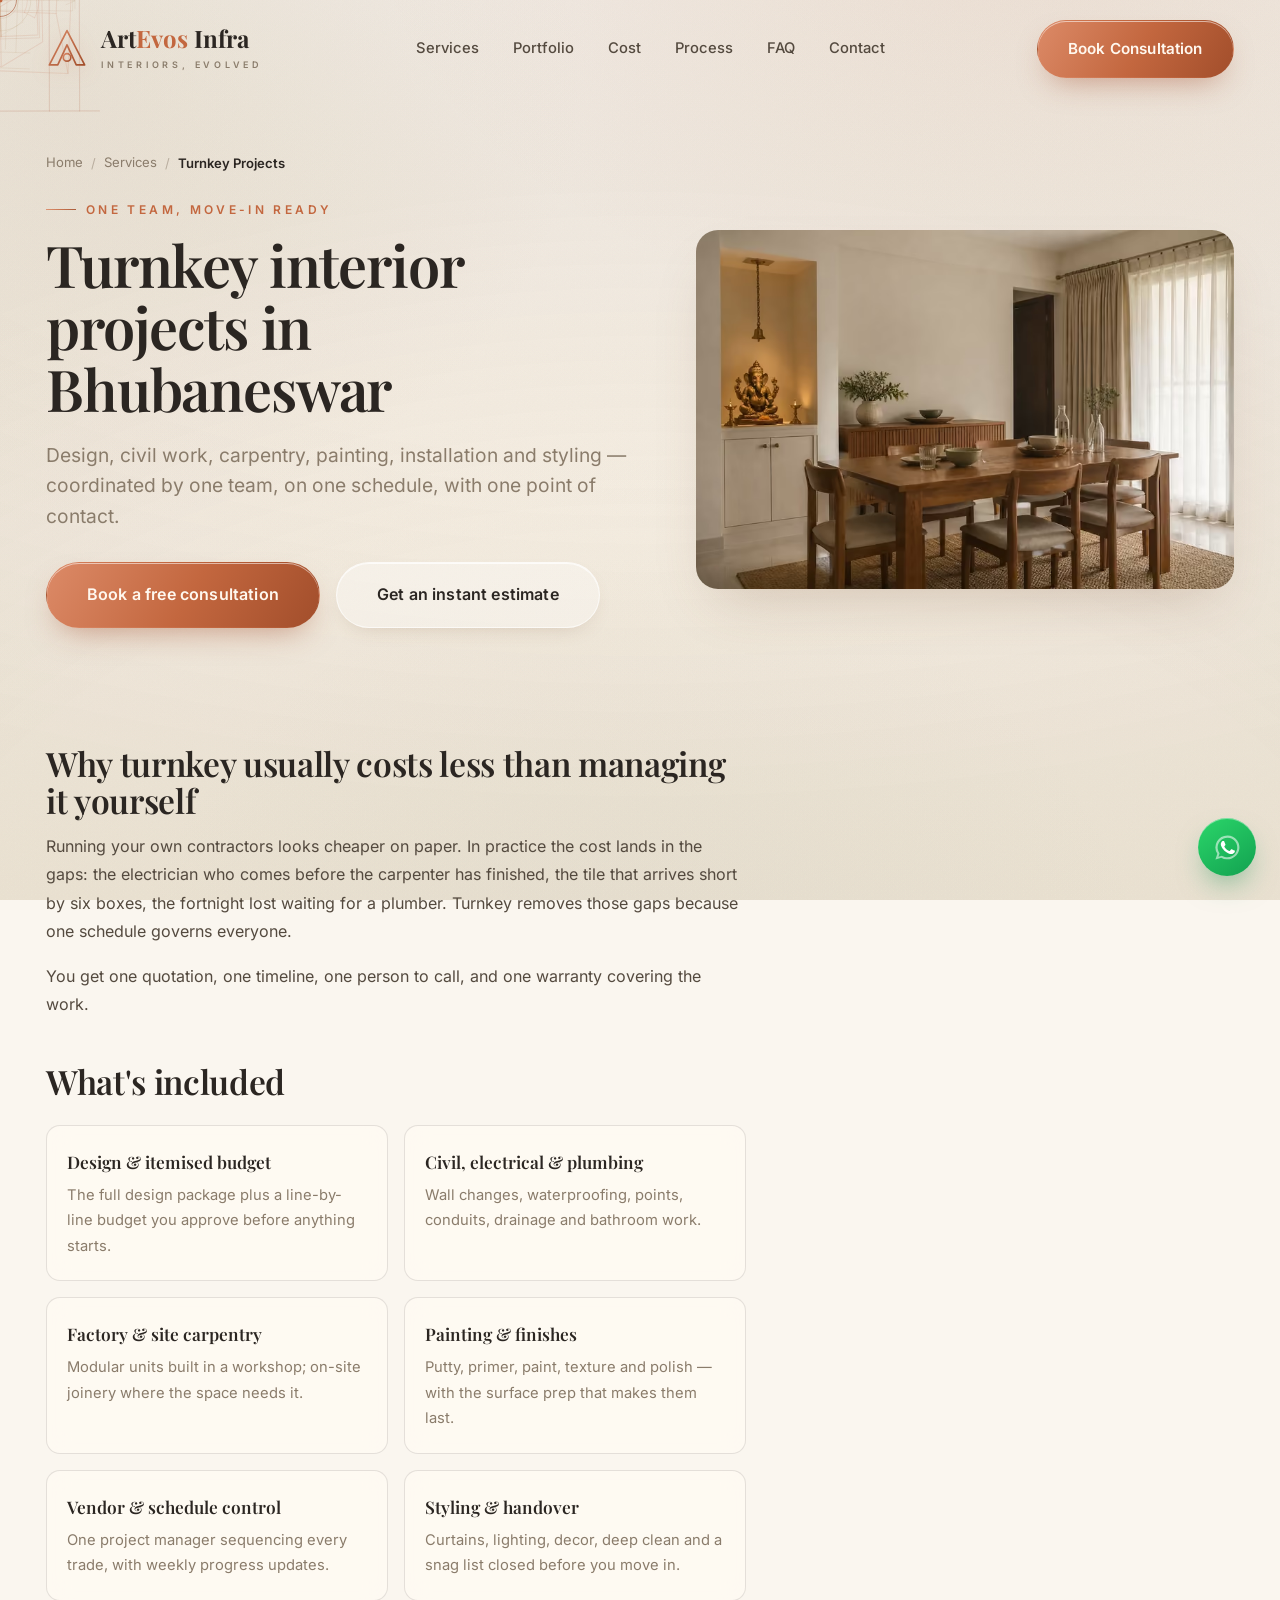
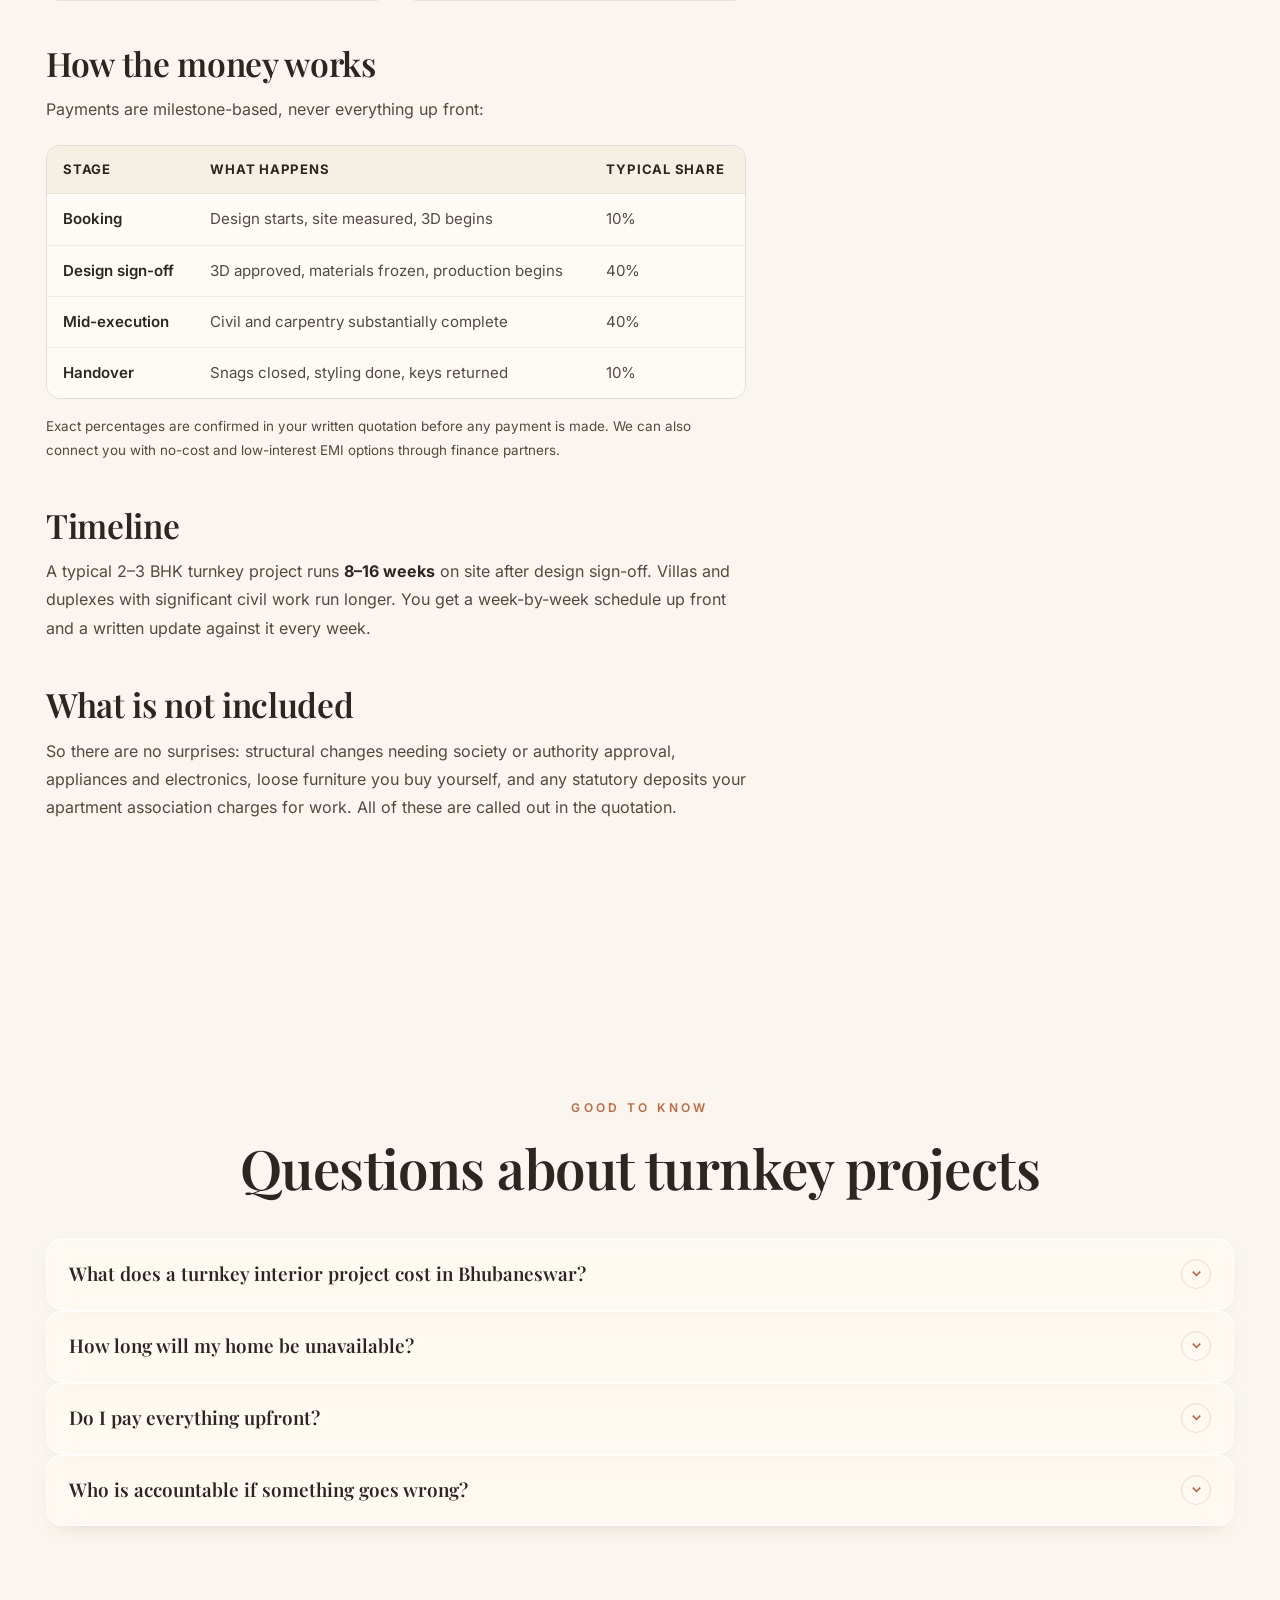
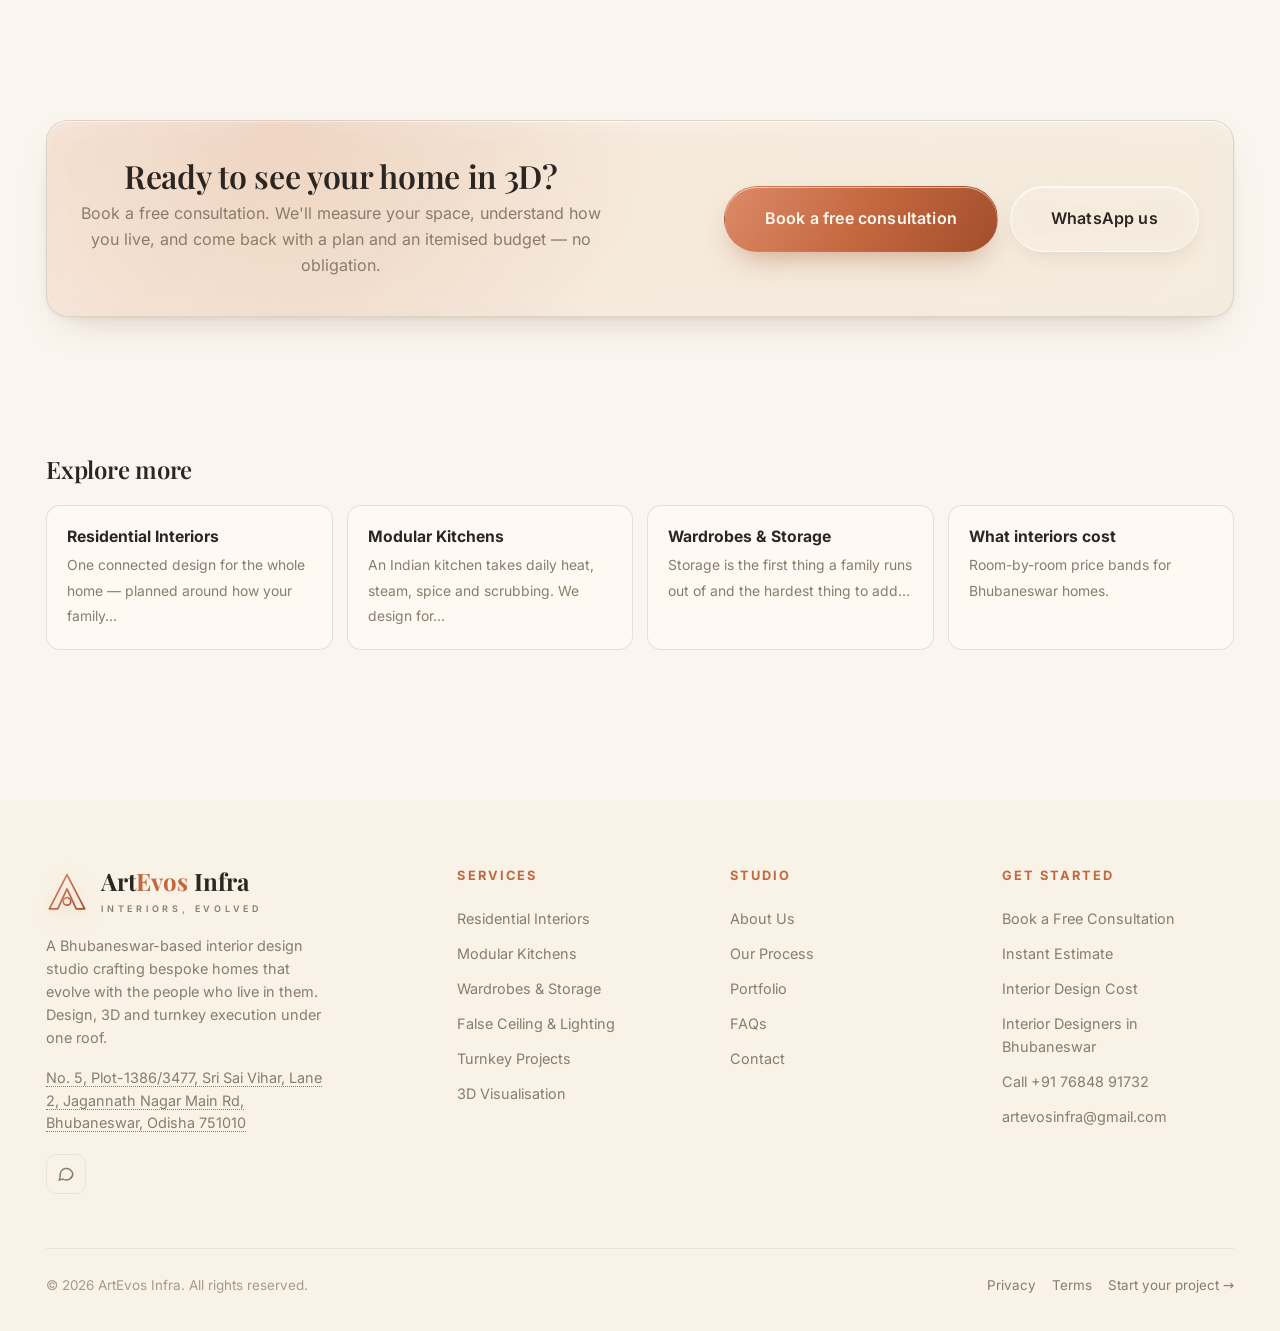
<file: services/turnkey-interior-projects/index.html>
<!DOCTYPE html>
<html lang="en-IN">
<head>
<meta charset="UTF-8">
<meta name="viewport" content="width=device-width, initial-scale=1, viewport-fit=cover">
<meta http-equiv="Content-Security-Policy" content="default-src 'self'; base-uri 'none'; object-src 'none'; img-src 'self' data:; font-src 'self'; style-src 'self' 'unsafe-inline'; script-src 'self' 'sha256-StabjFI4f0UYk1kNqnAhg8FmRU6bwkMyJsURFgMn9P4='; connect-src 'self' https:; frame-src https://www.openstreetmap.org; form-action 'self' https://wa.me; upgrade-insecure-requests;">
<meta name="referrer" content="strict-origin-when-cross-origin">
<title>Turnkey Interior Projects in Bhubaneswar | ArtEvos</title>
<meta name="description" content="Hand over the keys, get back a move-in-ready home. One team for design, civil, carpentry and styling in Bhubaneswar — milestone payments.">
<link rel="canonical" href="https://artevosinfra.in/services/turnkey-interior-projects/">
<meta name="robots" content="index,follow,max-image-preview:large,max-snippet:-1,max-video-preview:-1">
<meta name="theme-color" content="#faf6ef">
<meta name="author" content="ArtEvos Infra">
<meta name="geo.region" content="IN-OR">
<meta name="geo.placename" content="Bhubaneswar">
<meta name="geo.position" content="20.2985;85.8575">
<meta name="ICBM" content="20.2985, 85.8575">
<meta property="og:type" content="website">
<meta property="og:site_name" content="ArtEvos Infra">
<meta property="og:locale" content="en_IN">
<meta property="og:url" content="https://artevosinfra.in/services/turnkey-interior-projects/">
<meta property="og:title" content="Turnkey interior projects in Bhubaneswar">
<meta property="og:description" content="Hand over the keys, get back a move-in-ready home. One team for design, civil, carpentry and styling in Bhubaneswar — milestone payments.">
<meta property="og:image" content="https://artevosinfra.in/assets/img/og-artevos.jpg">
<meta property="og:image:width" content="1200">
<meta property="og:image:height" content="630">
<meta property="og:image:alt" content="ArtEvos Infra — interior design in Bhubaneswar">
<meta name="twitter:card" content="summary_large_image">
<meta name="twitter:title" content="Turnkey interior projects in Bhubaneswar">
<meta name="twitter:description" content="Hand over the keys, get back a move-in-ready home. One team for design, civil, carpentry and styling in Bhubaneswar — milestone payments.">
<meta name="twitter:image" content="https://artevosinfra.in/assets/img/og-artevos.jpg">
<link rel="icon" href="/favicon.ico" sizes="32x32">
<link rel="icon" href="/favicon.svg" type="image/svg+xml">
<link rel="apple-touch-icon" href="/apple-touch-icon.png">
<link rel="manifest" href="/manifest.webmanifest">
<meta name="apple-mobile-web-app-capable" content="yes">
<meta name="mobile-web-app-capable" content="yes">
<meta name="apple-mobile-web-app-title" content="ArtEvos Infra">
<meta name="format-detection" content="telephone=no">
<link rel="preload" href="/assets/fonts/inter-var.woff2" as="font" type="font/woff2" crossorigin>
<link rel="preload" href="/assets/fonts/playfair-var.woff2" as="font" type="font/woff2" crossorigin>
<link rel="preload" as="image" fetchpriority="high" media="(min-width:900px)" href="/assets/img/dining-room-teak-with-pooja-niche-1200.webp" imagesrcset="/assets/img/dining-room-teak-with-pooja-niche-480.avif 480w, /assets/img/dining-room-teak-with-pooja-niche-768.avif 768w, /assets/img/dining-room-teak-with-pooja-niche-1200.avif 1200w, /assets/img/dining-room-teak-with-pooja-niche-1536.avif 1536w" imagesizes="(max-width:900px) 92vw, 560px" type="image/avif">
<link rel="stylesheet" href="/assets/css/site.css?v=0920024994">
<script type="application/ld+json">{"@context":"https://schema.org","@graph":[{"@type":["InteriorDesigner","LocalBusiness","HomeAndConstructionBusiness"],"@id":"https://artevosinfra.in/#studio","name":"ArtEvos Infra","alternateName":"ArtEvos Infra","url":"https://artevosinfra.in/","description":"Interior design studio in Bhubaneswar offering full-home residential design, modular kitchens, wardrobes, false ceiling and lighting, photoreal 3D visualisation and turnkey execution.","image":"https://artevosinfra.in/assets/img/og-artevos.jpg","logo":"https://artevosinfra.in/assets/img/icon-512.png","telephone":"+917684891732","email":"artevosinfra@gmail.com","priceRange":"₹₹","currenciesAccepted":"INR","address":{"@type":"PostalAddress","addressLocality":"Bhubaneswar","addressRegion":"Odisha","postalCode":"751010","addressCountry":"IN","streetAddress":"No. 5, Plot-1386/3477, Sri Sai Vihar, Lane 2, Jagannath Nagar Main Rd"},"geo":{"@type":"GeoCoordinates","latitude":"20.2985","longitude":"85.8575"},"openingHoursSpecification":[{"@type":"OpeningHoursSpecification","dayOfWeek":["Monday","Tuesday","Wednesday","Thursday","Friday","Saturday"],"opens":"09:00","closes":"20:00"}],"areaServed":[{"@type":"City","name":"Bhubaneswar"},{"@type":"City","name":"Cuttack"},{"@type":"City","name":"Puri"},{"@type":"State","name":"Odisha"}],"knowsLanguage":["en","hi","or"],"hasOfferCatalog":{"@type":"OfferCatalog","name":"Interior design services","itemListElement":[{"@type":"Offer","itemOffered":{"@type":"Service","name":"Residential Interiors","url":"https://artevosinfra.in/services/residential-interior-design/"}},{"@type":"Offer","itemOffered":{"@type":"Service","name":"Modular Kitchens","url":"https://artevosinfra.in/services/modular-kitchen-design/"}},{"@type":"Offer","itemOffered":{"@type":"Service","name":"Wardrobes & Storage","url":"https://artevosinfra.in/services/wardrobe-and-storage-design/"}},{"@type":"Offer","itemOffered":{"@type":"Service","name":"False Ceiling & Lighting","url":"https://artevosinfra.in/services/false-ceiling-and-lighting/"}},{"@type":"Offer","itemOffered":{"@type":"Service","name":"Turnkey Projects","url":"https://artevosinfra.in/services/turnkey-interior-projects/"}},{"@type":"Offer","itemOffered":{"@type":"Service","name":"3D Visualisation","url":"https://artevosinfra.in/services/3d-interior-visualisation/"}}]}},{"@type":"WebSite","@id":"https://artevosinfra.in/#website","url":"https://artevosinfra.in/","name":"ArtEvos Infra","inLanguage":"en-IN","publisher":{"@id":"https://artevosinfra.in/#studio"}},{"@type":"Service","@id":"https://artevosinfra.in/services/turnkey-interior-projects/#service","name":"Turnkey interior projects in Bhubaneswar","serviceType":"Turnkey Projects","description":"Hand over the keys, get back a move-in-ready home. One team for design, civil, carpentry and styling in Bhubaneswar — milestone payments.","url":"https://artevosinfra.in/services/turnkey-interior-projects/","provider":{"@id":"https://artevosinfra.in/#studio"},"areaServed":{"@type":"City","name":"Bhubaneswar"},"audience":{"@type":"Audience","audienceType":"Homeowners"},"offers":{"@type":"Offer","priceCurrency":"INR","availability":"https://schema.org/InStock","url":"https://artevosinfra.in/#booking"}},{"@type":"BreadcrumbList","itemListElement":[{"@type":"ListItem","position":1,"name":"Home","item":"https://artevosinfra.in/"},{"@type":"ListItem","position":2,"name":"Services","item":"https://artevosinfra.in/#services"},{"@type":"ListItem","position":3,"name":"Turnkey Projects"}]},{"@type":"FAQPage","mainEntity":[{"@type":"Question","name":"What does a turnkey interior project cost in Bhubaneswar?","acceptedAnswer":{"@type":"Answer","text":"A 2 BHK typically lands between ₹4 and ₹12 lakh and a 3 BHK between ₹7 and ₹19 lakh depending on finish level, with villas going considerably higher. You get an itemised quotation before any work starts."}},{"@type":"Question","name":"How long will my home be unavailable?","acceptedAnswer":{"@type":"Answer","text":"Most 2–3 BHK projects run 8–16 weeks on site after design sign-off. If you are living in the flat we can phase the work room by room so you always have a usable bedroom and kitchen."}},{"@type":"Question","name":"Do I pay everything upfront?","acceptedAnswer":{"@type":"Answer","text":"No. Payments are released against milestones — booking, design sign-off, mid-execution and handover — and each one is written into the quotation before you pay anything."}},{"@type":"Question","name":"Who is accountable if something goes wrong?","acceptedAnswer":{"@type":"Answer","text":"We are. One project manager owns the schedule and the quality checks, and the workmanship warranty is issued by ArtEvos, not by individual contractors."}}]}]}</script>
</head>
<body>
<a class="skip-link" href="#main">Skip to content</a>
<div class="bg-field"></div>
<canvas class="bg-canvas" id="bgfx" aria-hidden="true"></canvas>
<div class="bg-grain"></div>
<div class="bg-vignette" aria-hidden="true"></div>

<div class="preload" id="preload">
  <svg class="mono" viewBox="0 0 100 100" fill="none" aria-hidden="true">
    <defs><linearGradient id="plg" x1="0" y1="0" x2="1" y2="1"><stop offset="0" stop-color="#dc8a67"/><stop offset="1" stop-color="#a24e2b"/></linearGradient></defs>
    <path d="M50 6 L92 88 H72 L50 40 L28 88 H8 Z" stroke="url(#plg)" stroke-width="3" stroke-linejoin="round"/>
    <circle cx="50" cy="70" r="9" stroke="url(#plg)" stroke-width="3"/>
  </svg>
  <div class="pl-word">ArtEvos</div>
</div>

<div class="progress" id="progress"></div>
<div class="cursor" id="cursor"></div>
<div class="cursor-dot" id="cursorDot"></div>

<header class="nav" id="nav">
  <div class="container nav-inner">
    <a href="/" class="brand" aria-label="ArtEvos Infra — home">
      <svg class="mono" viewBox="0 0 100 100" fill="none" aria-hidden="true"><defs><linearGradient id="blg" x1="0" y1="0" x2="1" y2="1"><stop offset="0" stop-color="#dc8a67"/><stop offset="1" stop-color="#a24e2b"/></linearGradient></defs><path d="M50 6 L92 88 H72 L50 40 L28 88 H8 Z" stroke="url(#blg)" stroke-width="4" stroke-linejoin="round"/><circle cx="50" cy="70" r="9" stroke="url(#blg)" stroke-width="4"/></svg>
      <span><span class="brand-name">Art<b>Evos</b><span class="brand-infra">&nbsp;Infra</span></span><span class="brand-sub">Interiors, Evolved</span></span>
    </a>
    <nav class="nav-links" aria-label="Primary"><a href="/#services">Services</a><a href="/#portfolio">Portfolio</a><a href="/interior-design-cost-in-bhubaneswar/">Cost</a><a href="/#process">Process</a><a href="/#faq">FAQ</a><a href="/contact/">Contact</a></nav>
    <div class="nav-cta">
      <a href="/#booking" class="btn btn-gold" data-cursor>Book Consultation</a>
      <button class="burger" id="burger" aria-label="Open menu" aria-controls="mobileMenu" aria-expanded="false"><span></span><span></span><span></span></button>
    </div>
  </div>
</header>

<div class="mobile-menu" id="mobileMenu" aria-hidden="true">
  <a href="/#services">Services</a><a href="/#portfolio">Portfolio</a><a href="/interior-design-cost-in-bhubaneswar/">Cost</a><a href="/#process">Process</a><a href="/#faq">FAQ</a><a href="/contact/">Contact</a>
  <a href="/#booking" class="btn btn-gold">Book Consultation</a>
</div>

<main id="main">
<section class="page-hero">
  <div class="container">
    <nav class="crumbs" aria-label="Breadcrumb"><a href="/">Home</a><span class="sep" aria-hidden="true">/</span><a href="/#services">Services</a><span class="sep" aria-hidden="true">/</span><span aria-current="page">Turnkey Projects</span></nav>
    <div class="page-hero-grid">
      <div>
        <span class="eyebrow">One team, move-in ready</span>
        <h1>Turnkey interior projects in Bhubaneswar</h1>
        <p class="lead">Design, civil work, carpentry, painting, installation and styling — coordinated by one team, on one schedule, with one point of contact.</p>
        <div class="hero-actions">
          <a href="/#booking" class="btn btn-gold btn-lg" data-cursor>Book a free consultation</a>
          <a href="/#estimate" class="btn btn-ghost btn-lg" data-cursor>Get an instant estimate</a>
        </div>
      </div>
      <div class="page-hero-media"><picture><source type="image/avif" srcset="/assets/img/dining-room-teak-with-pooja-niche-480.avif 480w, /assets/img/dining-room-teak-with-pooja-niche-768.avif 768w, /assets/img/dining-room-teak-with-pooja-niche-1200.avif 1200w, /assets/img/dining-room-teak-with-pooja-niche-1536.avif 1536w" sizes="(max-width:900px) 92vw, 560px"><source type="image/webp" srcset="/assets/img/dining-room-teak-with-pooja-niche-480.webp 480w, /assets/img/dining-room-teak-with-pooja-niche-768.webp 768w, /assets/img/dining-room-teak-with-pooja-niche-1200.webp 1200w, /assets/img/dining-room-teak-with-pooja-niche-1536.webp 1536w" sizes="(max-width:900px) 92vw, 560px"><img src="/assets/img/dining-room-teak-with-pooja-niche-1200.webp" alt="Teak dining room with a arched pooja niche and pendant light" width="1536" height="1024" loading="eager" decoding="sync" fetchpriority="high"></picture></div>
    </div>
  </div>
</section>

<section class="section" style="padding-top:20px">
  <div class="container"><div class="prose">
<h2>Why turnkey usually costs less than managing it yourself</h2>
<p>Running your own contractors looks cheaper on paper. In practice the cost lands in the gaps: the electrician who comes before the carpenter has finished, the tile that arrives short by six boxes, the fortnight lost waiting for a plumber. Turnkey removes those gaps because one schedule governs everyone.</p>
<p>You get one quotation, one timeline, one person to call, and one warranty covering the work.</p>
<h2>What's included</h2>
<div class="inc-grid"><div class="inc"><b>Design & itemised budget</b><span>The full design package plus a line-by-line budget you approve before anything starts.</span></div><div class="inc"><b>Civil, electrical & plumbing</b><span>Wall changes, waterproofing, points, conduits, drainage and bathroom work.</span></div><div class="inc"><b>Factory & site carpentry</b><span>Modular units built in a workshop; on-site joinery where the space needs it.</span></div><div class="inc"><b>Painting & finishes</b><span>Putty, primer, paint, texture and polish — with the surface prep that makes them last.</span></div><div class="inc"><b>Vendor & schedule control</b><span>One project manager sequencing every trade, with weekly progress updates.</span></div><div class="inc"><b>Styling & handover</b><span>Curtains, lighting, decor, deep clean and a snag list closed before you move in.</span></div></div>
<h2>How the money works</h2>
<p>Payments are milestone-based, never everything up front:</p>
<div class="tbl-wrap"><table class="tbl"><thead><tr><th>Stage</th><th>What happens</th><th>Typical share</th></tr></thead><tbody>
<tr><td>Booking</td><td>Design starts, site measured, 3D begins</td><td>10%</td></tr>
<tr><td>Design sign-off</td><td>3D approved, materials frozen, production begins</td><td>40%</td></tr>
<tr><td>Mid-execution</td><td>Civil and carpentry substantially complete</td><td>40%</td></tr>
<tr><td>Handover</td><td>Snags closed, styling done, keys returned</td><td>10%</td></tr>
</tbody></table></div>
<p class="tbl-note">Exact percentages are confirmed in your written quotation before any payment is made. We can also connect you with no-cost and low-interest EMI options through finance partners.</p>
<h2>Timeline</h2>
<p>A typical 2–3 BHK turnkey project runs <strong>8–16 weeks</strong> on site after design sign-off. Villas and duplexes with significant civil work run longer. You get a week-by-week schedule up front and a written update against it every week.</p>
<h2>What is not included</h2>
<p>So there are no surprises: structural changes needing society or authority approval, appliances and electronics, loose furniture you buy yourself, and any statutory deposits your apartment association charges for work. All of these are called out in the quotation.</p>
</div></div>
</section>

<section class="section" id="faq"><div class="container">
      <div class="center" style="margin-bottom:40px"><span class="eyebrow mx center">Good to know</span>
      <h2 class="h-2">Questions about turnkey projects</h2></div>
      <div class="faq-list"><div class="faq-item"><button class="faq-q" aria-expanded="false">What does a turnkey interior project cost in Bhubaneswar?
      <span class="faq-ico"><svg viewBox="0 0 24 24" fill="none" stroke="currentColor" stroke-width="2.6"><path d="M6 9l6 6 6-6"/></svg></span></button>
      <div class="faq-a"><div class="faq-a-inner">A 2 BHK typically lands between ₹4 and ₹12 lakh and a 3 BHK between ₹7 and ₹19 lakh depending on finish level, with villas going considerably higher. You get an itemised quotation before any work starts.</div></div></div><div class="faq-item"><button class="faq-q" aria-expanded="false">How long will my home be unavailable?
      <span class="faq-ico"><svg viewBox="0 0 24 24" fill="none" stroke="currentColor" stroke-width="2.6"><path d="M6 9l6 6 6-6"/></svg></span></button>
      <div class="faq-a"><div class="faq-a-inner">Most 2–3 BHK projects run 8–16 weeks on site after design sign-off. If you are living in the flat we can phase the work room by room so you always have a usable bedroom and kitchen.</div></div></div><div class="faq-item"><button class="faq-q" aria-expanded="false">Do I pay everything upfront?
      <span class="faq-ico"><svg viewBox="0 0 24 24" fill="none" stroke="currentColor" stroke-width="2.6"><path d="M6 9l6 6 6-6"/></svg></span></button>
      <div class="faq-a"><div class="faq-a-inner">No. Payments are released against milestones — booking, design sign-off, mid-execution and handover — and each one is written into the quotation before you pay anything.</div></div></div><div class="faq-item"><button class="faq-q" aria-expanded="false">Who is accountable if something goes wrong?
      <span class="faq-ico"><svg viewBox="0 0 24 24" fill="none" stroke="currentColor" stroke-width="2.6"><path d="M6 9l6 6 6-6"/></svg></span></button>
      <div class="faq-a"><div class="faq-a-inner">We are. One project manager owns the schedule and the quality checks, and the workmanship warranty is issued by ArtEvos, not by individual contractors.</div></div></div></div></div></section>

<section class="section" style="padding-top:10px"><div class="container"><div class="cta-band">
      <div><h2>Ready to see your home in 3D?</h2><p>Book a free consultation. We'll measure your space, understand how you live, and come back with a plan and an itemised budget — no obligation.</p></div>
      <div class="cta-actions">
        <a href="/#booking" class="btn btn-gold btn-lg">Book a free consultation</a>
        <a href="https://wa.me/917656850169" class="btn btn-ghost btn-lg" target="_blank" rel="noopener noreferrer">WhatsApp us</a>
      </div></div></div></section>

<section class="section" style="padding-top:0">
  <div class="container">
    <h2 class="h-2" style="font-size:1.5rem;margin-bottom:6px">Explore more</h2>
    <div class="rel-grid"><a class="rel-card" href="/services/residential-interior-design/"><b>Residential Interiors</b><span>One connected design for the whole home — planned around how your family…</span></a><a class="rel-card" href="/services/modular-kitchen-design/"><b>Modular Kitchens</b><span>An Indian kitchen takes daily heat, steam, spice and scrubbing. We design for…</span></a><a class="rel-card" href="/services/wardrobe-and-storage-design/"><b>Wardrobes & Storage</b><span>Storage is the first thing a family runs out of and the hardest thing to add…</span></a><a class="rel-card" href="/interior-design-cost-in-bhubaneswar/"><b>What interiors cost</b><span>Room-by-room price bands for Bhubaneswar homes.</span></a></div>
  </div>
</section>
</main>
<footer>
  <div class="container">
    <div class="foot-grid">
      <div class="foot-brand">
        <a href="/" class="brand">
          <svg class="mono" viewBox="0 0 100 100" fill="none" aria-hidden="true"><defs><linearGradient id="flg" x1="0" y1="0" x2="1" y2="1"><stop offset="0" stop-color="#dc8a67"/><stop offset="1" stop-color="#a24e2b"/></linearGradient></defs><path d="M50 6 L92 88 H72 L50 40 L28 88 H8 Z" stroke="url(#flg)" stroke-width="4" stroke-linejoin="round"/><circle cx="50" cy="70" r="9" stroke="url(#flg)" stroke-width="4"/></svg>
          <span><span class="brand-name">Art<b>Evos</b><span class="brand-infra">&nbsp;Infra</span></span><span class="brand-sub">Interiors, Evolved</span></span>
        </a>
        <p>A Bhubaneswar-based interior design studio crafting bespoke homes that evolve with the people who live in them. Design, 3D and turnkey execution under one roof.</p>
        <p class="foot-addr"><a href="https://www.google.com/maps/search/?api=1&amp;query=ArtEvos%20Infra%2C%20No.%205%2C%20Plot-1386/3477%2C%20Sri%20Sai%20Vihar%2C%20Lane%202%2C%20Jagannath%20Nagar%20Main%20Rd%2C%20Bhubaneswar%2C%20Odisha%20751010" target="_blank" rel="noopener noreferrer">No. 5, Plot-1386/3477, Sri Sai Vihar, Lane 2, Jagannath Nagar Main Rd, Bhubaneswar, Odisha 751010</a></p>
        <div class="socials"><a href="https://wa.me/917656850169" target="_blank" rel="noopener noreferrer" aria-label="Chat with ArtEvos on WhatsApp"><svg width="18" height="18" viewBox="0 0 24 24" fill="none" stroke="currentColor" stroke-width="2"><path d="M21 11.5a8.4 8.4 0 0 1-12.7 7.2L3 20l1.3-5.2A8.4 8.4 0 1 1 21 11.5z"/></svg></a></div>
      </div>
      <div class="foot-col">
        <h4>Services</h4>
        <a href="/services/residential-interior-design/">Residential Interiors</a><a href="/services/modular-kitchen-design/">Modular Kitchens</a><a href="/services/wardrobe-and-storage-design/">Wardrobes & Storage</a><a href="/services/false-ceiling-and-lighting/">False Ceiling & Lighting</a><a href="/services/turnkey-interior-projects/">Turnkey Projects</a><a href="/services/3d-interior-visualisation/">3D Visualisation</a>
      </div>
      <div class="foot-col">
        <h4>Studio</h4>
        <a href="/#about">About Us</a>
        <a href="/#process">Our Process</a>
        <a href="/#portfolio">Portfolio</a>
        <a href="/#faq">FAQs</a>
        <a href="/contact/">Contact</a>
      </div>
      <div class="foot-col">
        <h4>Get Started</h4>
        <a href="/#booking">Book a Free Consultation</a>
        <a href="/#estimate">Instant Estimate</a>
        <a href="/interior-design-cost-in-bhubaneswar/">Interior Design Cost</a>
        <a href="/interior-designers-in-bhubaneswar/">Interior Designers in Bhubaneswar</a>
        <a href="tel:+917684891732">Call +91 76848 91732</a>
        <a href="mailto:artevosinfra@gmail.com">artevosinfra@gmail.com</a>
      </div>
    </div>
    <div class="foot-bottom">
      <span>&copy; 2026 ArtEvos Infra. All rights reserved.</span>
      <span class="foot-legal"><a href="/privacy/">Privacy</a><a href="/terms/">Terms</a><a href="/#booking">Start your project &rarr;</a></span>
    </div>
  </div>
</footer>

<a class="wa-fab" id="waFab" href="https://wa.me/917656850169" target="_blank" rel="noopener noreferrer" aria-label="Chat with ArtEvos Infra on WhatsApp">
  <span class="wa-ic"><svg viewBox="0 0 24 24" fill="currentColor" aria-hidden="true"><path d="M17.5 14.4c-.3-.15-1.7-.84-1.96-.94-.26-.1-.45-.15-.64.15-.19.29-.74.94-.9 1.13-.17.19-.33.21-.62.07-.29-.15-1.22-.45-2.33-1.44-.86-.77-1.44-1.72-1.6-2-.17-.29-.02-.45.13-.6.13-.13.29-.33.43-.5.15-.17.19-.29.29-.48.1-.19.05-.36-.02-.5-.07-.15-.64-1.55-.88-2.12-.23-.56-.47-.48-.64-.49l-.55-.01c-.19 0-.5.07-.76.36-.26.29-1 .98-1 2.38s1.02 2.76 1.17 2.95c.15.19 2.02 3.08 4.9 4.32.68.29 1.22.47 1.63.6.69.22 1.31.19 1.8.11.55-.08 1.7-.69 1.94-1.36.24-.67.24-1.24.17-1.36-.07-.12-.26-.19-.55-.34z"/><path d="M12 2a9.9 9.9 0 0 0-8.4 15.2L2 22l4.9-1.6A9.9 9.9 0 1 0 12 2zm0 18.1c-1.5 0-3-.4-4.3-1.16l-.3-.18-2.9.95.95-2.83-.2-.32A8.1 8.1 0 1 1 12 20.1z" opacity=".55"/></svg></span>
  <span class="wa-lb">Chat with us</span>
</a>

<button class="to-top" id="toTop" aria-label="Back to top">
  <svg width="18" height="18" viewBox="0 0 24 24" fill="none" stroke="currentColor" stroke-width="2.4"><path d="M12 19V5M5 12l7-7 7 7"/></svg>
</button>

<nav class="mobile-actions" id="mobileActions" aria-label="Quick actions">
  <a href="tel:+917684891732" class="ma-call"><svg viewBox="0 0 24 24" fill="none" stroke="currentColor" stroke-width="2"><path d="M22 16.9v3a2 2 0 0 1-2.2 2 19.8 19.8 0 0 1-8.6-3 19.5 19.5 0 0 1-6-6 19.8 19.8 0 0 1-3-8.6A2 2 0 0 1 4.1 2h3a2 2 0 0 1 2 1.7c.1.9.3 1.8.6 2.6a2 2 0 0 1-.5 2.1L8 9.6a16 16 0 0 0 6 6l1.2-1.2a2 2 0 0 1 2.1-.5c.8.3 1.7.5 2.6.6a2 2 0 0 1 1.7 2z"/></svg>Call</a>
  <a href="https://wa.me/917656850169" class="ma-wa" target="_blank" rel="noopener noreferrer"><svg viewBox="0 0 24 24" fill="none" stroke="currentColor" stroke-width="2"><path d="M21 11.5a8.4 8.4 0 0 1-12.7 7.2L3 20l1.3-5.2A8.4 8.4 0 1 1 21 11.5z"/></svg>WhatsApp</a>
  <a href="/#booking" class="ma-book"><svg viewBox="0 0 24 24" fill="none" stroke="currentColor" stroke-width="2"><path d="M8 2v4M16 2v4M3 10h18M5 6h14a2 2 0 0 1 2 2v12a2 2 0 0 1-2 2H5a2 2 0 0 1-2-2V8a2 2 0 0 1 2-2z"/></svg>Book free visit</a>
</nav>

<script src="/assets/js/site.js?v=0920024994" defer></script>
</body>
</html>
</file>
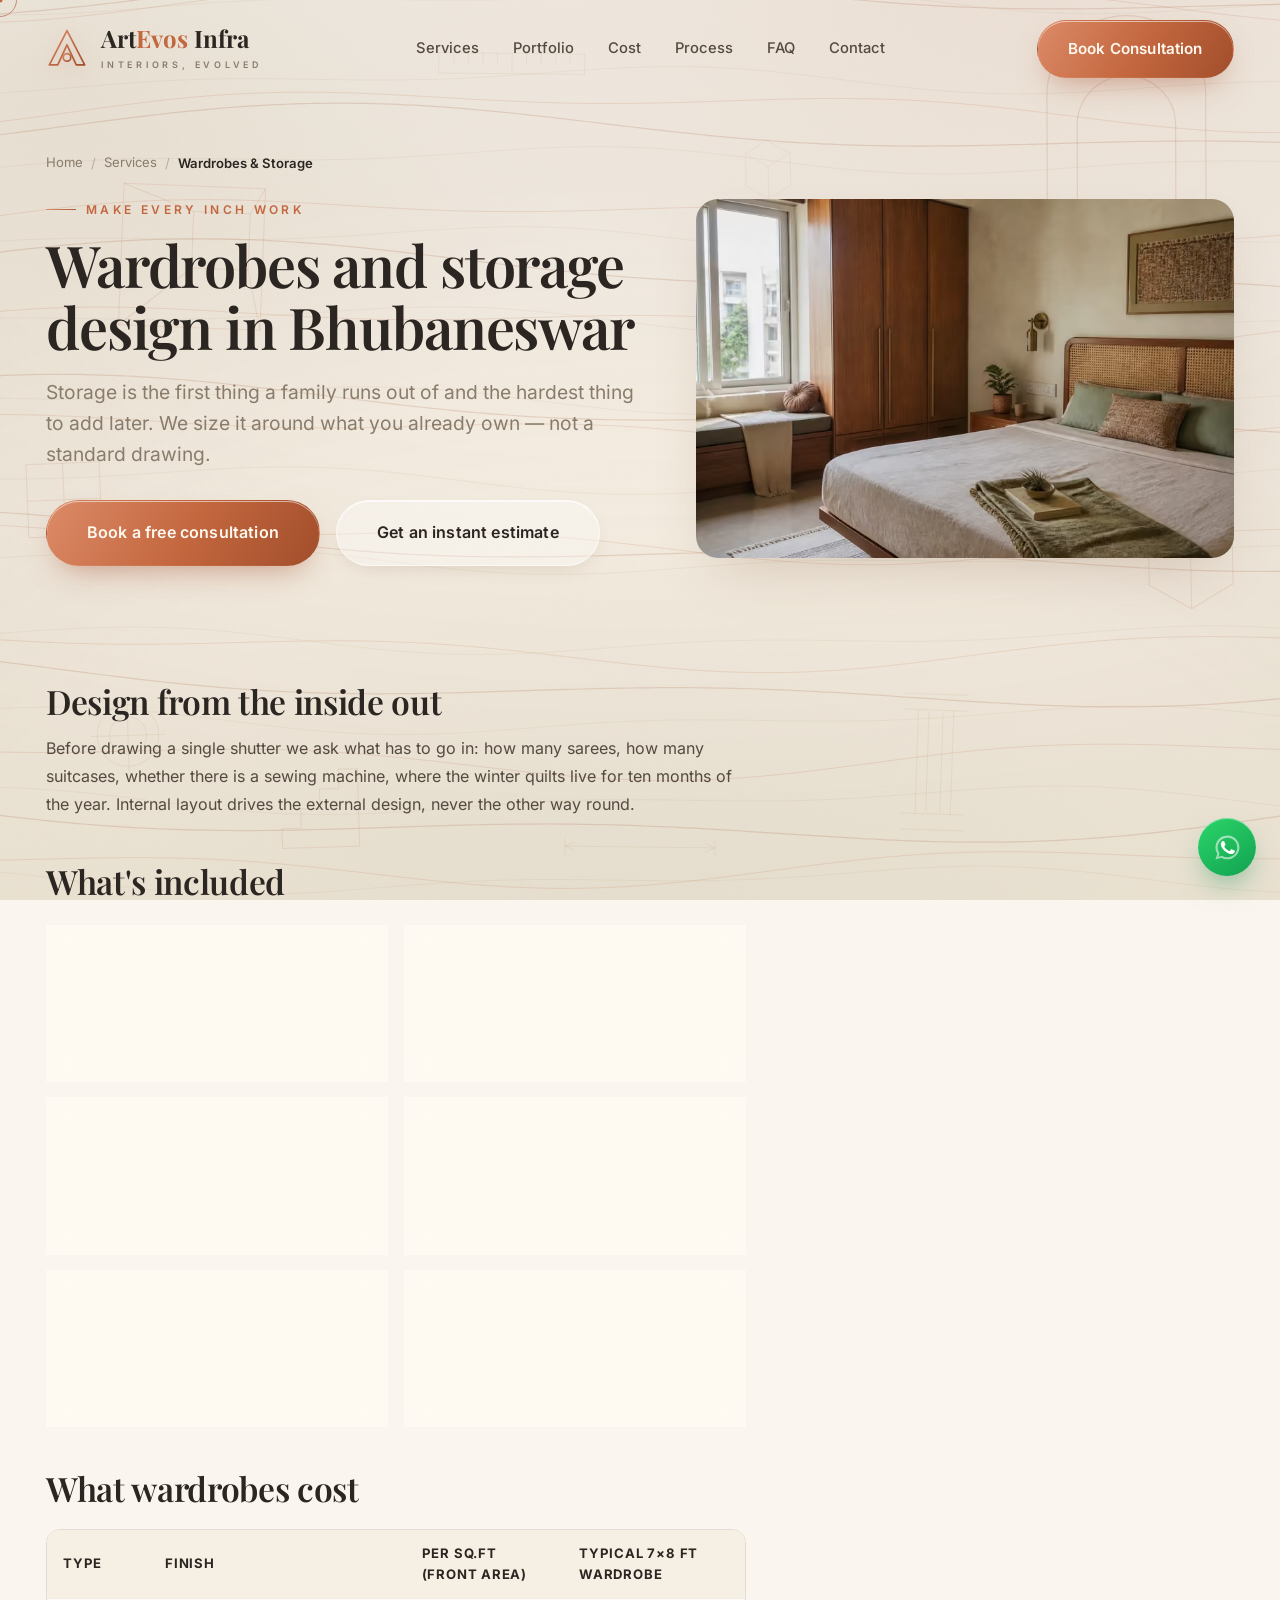
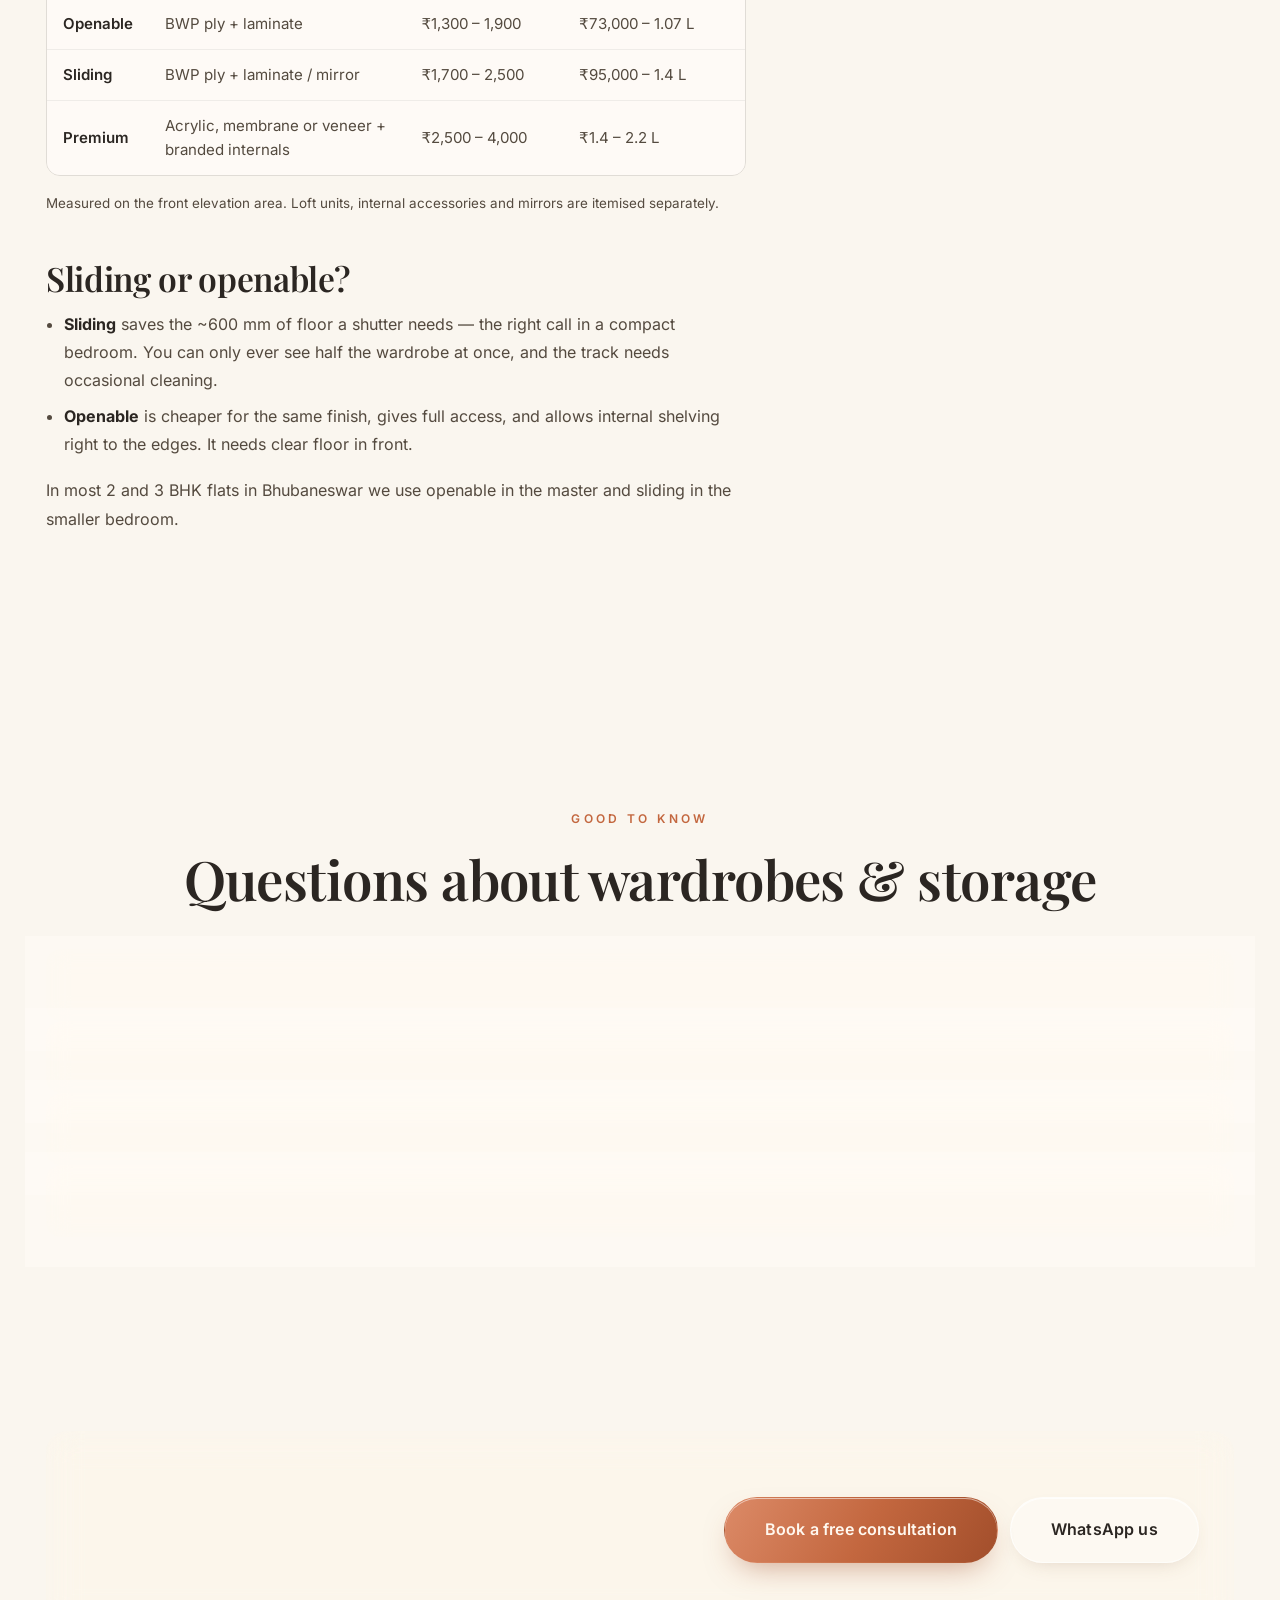
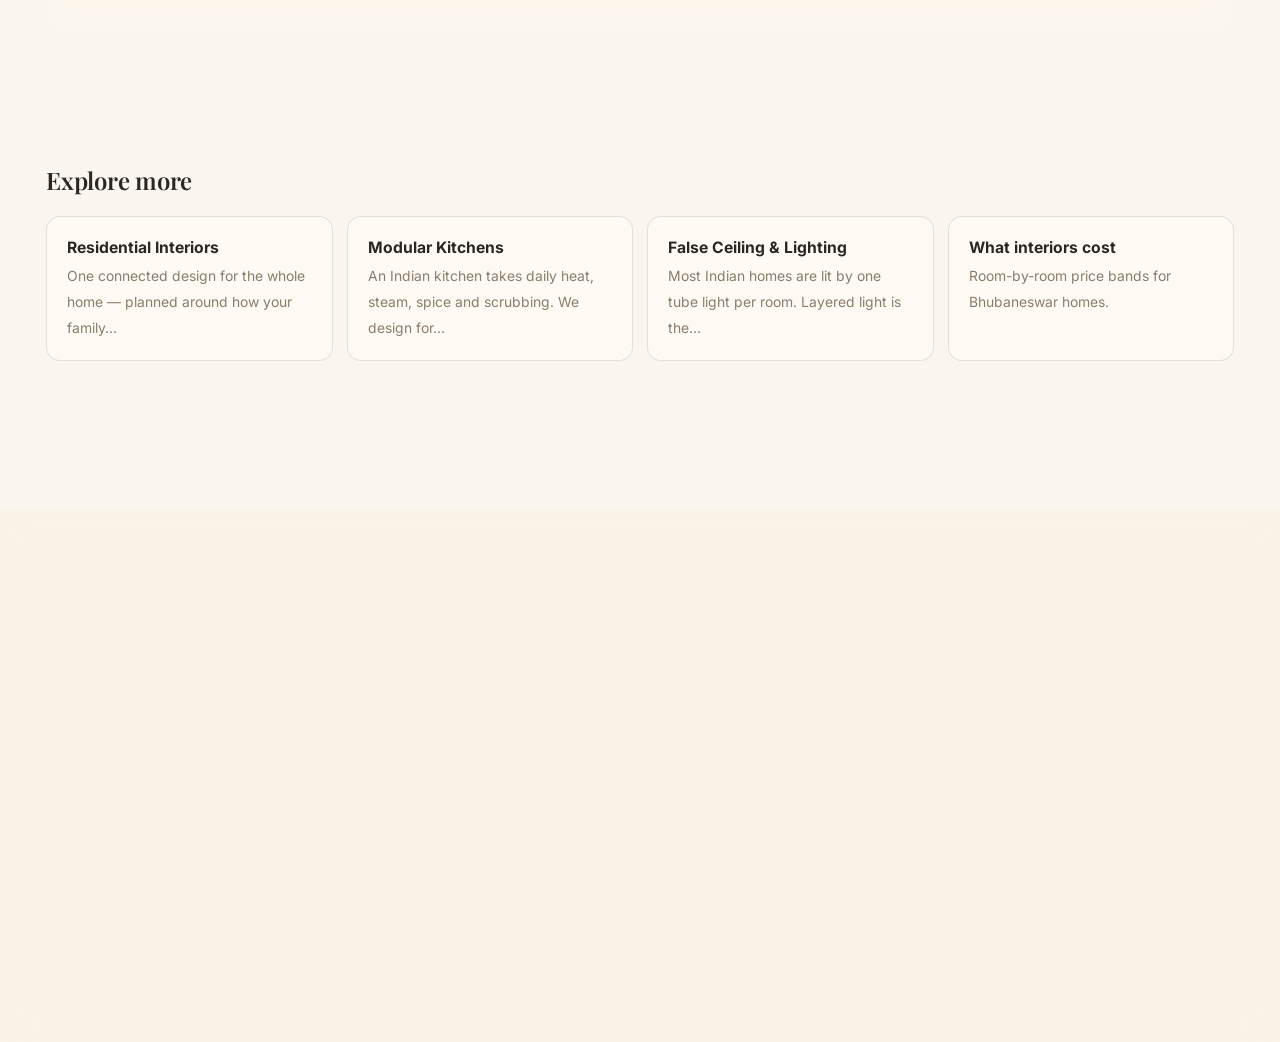
<file: services/wardrobe-and-storage-design/index.html>
<!DOCTYPE html>
<html lang="en-IN">
<head>
<meta charset="UTF-8">
<meta name="viewport" content="width=device-width, initial-scale=1, viewport-fit=cover">
<meta http-equiv="Content-Security-Policy" content="default-src 'self'; base-uri 'none'; object-src 'none'; img-src 'self' data:; font-src 'self'; style-src 'self' 'unsafe-inline'; script-src 'self' 'sha256-uBx9NsIvx6EU4z7t7oFYaWFvVvhfAlmIo3QH1/RklxI='; connect-src 'self' https:; frame-src https://www.openstreetmap.org; form-action 'self' https://wa.me; upgrade-insecure-requests;">
<meta name="referrer" content="strict-origin-when-cross-origin">
<title>Wardrobe & Storage Design in Bhubaneswar | ArtEvos</title>
<meta name="description" content="Floor-to-ceiling wardrobes, walk-ins and built-in storage designed around what you actually own. Sliding or openable, honest ₹ pricing, Bhubaneswar.">
<link rel="canonical" href="https://artevosinfra.in/services/wardrobe-and-storage-design/">
<meta name="robots" content="index,follow,max-image-preview:large,max-snippet:-1,max-video-preview:-1">
<meta name="theme-color" content="#faf6ef">
<meta name="author" content="ArtEvos Infra">
<meta name="geo.region" content="IN-OR">
<meta name="geo.placename" content="Bhubaneswar">
<meta name="geo.position" content="20.2985;85.8575">
<meta name="ICBM" content="20.2985, 85.8575">
<meta property="og:type" content="website">
<meta property="og:site_name" content="ArtEvos Infra">
<meta property="og:locale" content="en_IN">
<meta property="og:url" content="https://artevosinfra.in/services/wardrobe-and-storage-design/">
<meta property="og:title" content="Wardrobes and storage design in Bhubaneswar">
<meta property="og:description" content="Floor-to-ceiling wardrobes, walk-ins and built-in storage designed around what you actually own. Sliding or openable, honest ₹ pricing, Bhubaneswar.">
<meta property="og:image" content="https://artevosinfra.in/assets/img/og-artevos.jpg">
<meta property="og:image:width" content="1200">
<meta property="og:image:height" content="630">
<meta property="og:image:alt" content="ArtEvos Infra — interior design in Bhubaneswar">
<meta name="twitter:card" content="summary_large_image">
<meta name="twitter:title" content="Wardrobes and storage design in Bhubaneswar">
<meta name="twitter:description" content="Floor-to-ceiling wardrobes, walk-ins and built-in storage designed around what you actually own. Sliding or openable, honest ₹ pricing, Bhubaneswar.">
<meta name="twitter:image" content="https://artevosinfra.in/assets/img/og-artevos.jpg">
<link rel="icon" href="/favicon.ico" sizes="32x32">
<link rel="icon" href="/favicon.svg" type="image/svg+xml">
<link rel="apple-touch-icon" href="/apple-touch-icon.png">
<link rel="manifest" href="/manifest.webmanifest">
<meta name="apple-mobile-web-app-capable" content="yes">
<meta name="mobile-web-app-capable" content="yes">
<meta name="apple-mobile-web-app-title" content="ArtEvos Infra">
<meta name="format-detection" content="telephone=no">
<link rel="preload" href="/assets/fonts/inter-var.woff2" as="font" type="font/woff2" crossorigin>
<link rel="preload" href="/assets/fonts/playfair-var.woff2" as="font" type="font/woff2" crossorigin>
<link rel="preload" as="image" fetchpriority="high" media="(min-width:900px)" href="/assets/img/bedroom-teak-cane-indian-apartment-1200.webp" imagesrcset="/assets/img/bedroom-teak-cane-indian-apartment-480.avif 480w, /assets/img/bedroom-teak-cane-indian-apartment-768.avif 768w, /assets/img/bedroom-teak-cane-indian-apartment-1200.avif 1200w, /assets/img/bedroom-teak-cane-indian-apartment-1536.avif 1536w" imagesizes="(max-width:900px) 92vw, 560px" type="image/avif">
<link rel="stylesheet" href="/assets/css/site.css?v=0920024994">
<script type="application/ld+json">{"@context":"https://schema.org","@graph":[{"@type":["InteriorDesigner","LocalBusiness","HomeAndConstructionBusiness"],"@id":"https://artevosinfra.in/#studio","name":"ArtEvos Infra","alternateName":"ArtEvos Infra","url":"https://artevosinfra.in/","description":"Interior design studio in Bhubaneswar offering full-home residential design, modular kitchens, wardrobes, false ceiling and lighting, photoreal 3D visualisation and turnkey execution.","image":"https://artevosinfra.in/assets/img/og-artevos.jpg","logo":"https://artevosinfra.in/assets/img/icon-512.png","telephone":"+917684891732","email":"artevosinfra@gmail.com","priceRange":"₹₹","currenciesAccepted":"INR","address":{"@type":"PostalAddress","addressLocality":"Bhubaneswar","addressRegion":"Odisha","postalCode":"751010","addressCountry":"IN","streetAddress":"No. 5, Plot-1386/3477, Sri Sai Vihar, Lane 2, Jagannath Nagar Main Rd"},"geo":{"@type":"GeoCoordinates","latitude":"20.2985","longitude":"85.8575"},"openingHoursSpecification":[{"@type":"OpeningHoursSpecification","dayOfWeek":["Monday","Tuesday","Wednesday","Thursday","Friday","Saturday"],"opens":"09:00","closes":"20:00"}],"areaServed":[{"@type":"City","name":"Bhubaneswar"},{"@type":"City","name":"Cuttack"},{"@type":"City","name":"Puri"},{"@type":"State","name":"Odisha"}],"knowsLanguage":["en","hi","or"],"hasOfferCatalog":{"@type":"OfferCatalog","name":"Interior design services","itemListElement":[{"@type":"Offer","itemOffered":{"@type":"Service","name":"Residential Interiors","url":"https://artevosinfra.in/services/residential-interior-design/"}},{"@type":"Offer","itemOffered":{"@type":"Service","name":"Modular Kitchens","url":"https://artevosinfra.in/services/modular-kitchen-design/"}},{"@type":"Offer","itemOffered":{"@type":"Service","name":"Wardrobes & Storage","url":"https://artevosinfra.in/services/wardrobe-and-storage-design/"}},{"@type":"Offer","itemOffered":{"@type":"Service","name":"False Ceiling & Lighting","url":"https://artevosinfra.in/services/false-ceiling-and-lighting/"}},{"@type":"Offer","itemOffered":{"@type":"Service","name":"Turnkey Projects","url":"https://artevosinfra.in/services/turnkey-interior-projects/"}},{"@type":"Offer","itemOffered":{"@type":"Service","name":"3D Visualisation","url":"https://artevosinfra.in/services/3d-interior-visualisation/"}}]}},{"@type":"WebSite","@id":"https://artevosinfra.in/#website","url":"https://artevosinfra.in/","name":"ArtEvos Infra","inLanguage":"en-IN","publisher":{"@id":"https://artevosinfra.in/#studio"}},{"@type":"Service","@id":"https://artevosinfra.in/services/wardrobe-and-storage-design/#service","name":"Wardrobes and storage design in Bhubaneswar","serviceType":"Wardrobes & Storage","description":"Floor-to-ceiling wardrobes, walk-ins and built-in storage designed around what you actually own. Sliding or openable, honest ₹ pricing, Bhubaneswar.","url":"https://artevosinfra.in/services/wardrobe-and-storage-design/","provider":{"@id":"https://artevosinfra.in/#studio"},"areaServed":{"@type":"City","name":"Bhubaneswar"},"audience":{"@type":"Audience","audienceType":"Homeowners"},"offers":{"@type":"Offer","priceCurrency":"INR","availability":"https://schema.org/InStock","url":"https://artevosinfra.in/#booking"}},{"@type":"BreadcrumbList","itemListElement":[{"@type":"ListItem","position":1,"name":"Home","item":"https://artevosinfra.in/"},{"@type":"ListItem","position":2,"name":"Services","item":"https://artevosinfra.in/#services"},{"@type":"ListItem","position":3,"name":"Wardrobes & Storage"}]},{"@type":"FAQPage","mainEntity":[{"@type":"Question","name":"How much does a wardrobe cost in Bhubaneswar?","acceptedAnswer":{"@type":"Answer","text":"Roughly ₹1,300 to ₹4,000 per square foot of front area depending on whether it is openable or sliding and which finish you choose. A standard 7×8 ft wardrobe usually lands between ₹73,000 and ₹2.2 lakh."}},{"@type":"Question","name":"Should the wardrobe go to the ceiling?","acceptedAnswer":{"@type":"Answer","text":"Almost always yes. The top 400–600 mm becomes loft storage for suitcases and seasonal bedding, it stops dust collecting on top, and it makes the room look taller."}},{"@type":"Question","name":"Can you design around an existing wardrobe?","acceptedAnswer":{"@type":"Answer","text":"Yes. If the carcass is sound we can reface shutters, replace hardware and add internal accessories at a fraction of the cost of a new unit."}},{"@type":"Question","name":"Do you make walk-in wardrobes?","acceptedAnswer":{"@type":"Answer","text":"Yes, where the master bedroom has the width. We plan them around a dressing sequence rather than just hanging rails, with lighting inside the unit."}}]}]}</script>
</head>
<body>
<a class="skip-link" href="#main">Skip to content</a>
<div class="bg-field"></div>
<canvas class="bg-canvas" id="bgfx" aria-hidden="true"></canvas>
<div class="bg-grain"></div>
<div class="bg-vignette" aria-hidden="true"></div>

<div class="preload" id="preload">
  <svg class="mono" viewBox="0 0 100 100" fill="none" aria-hidden="true">
    <defs><linearGradient id="plg" x1="0" y1="0" x2="1" y2="1"><stop offset="0" stop-color="#dc8a67"/><stop offset="1" stop-color="#a24e2b"/></linearGradient></defs>
    <path d="M50 6 L92 88 H72 L50 40 L28 88 H8 Z" stroke="url(#plg)" stroke-width="3" stroke-linejoin="round"/>
    <circle cx="50" cy="70" r="9" stroke="url(#plg)" stroke-width="3"/>
  </svg>
  <div class="pl-word">ArtEvos</div>
</div>

<div class="progress" id="progress"></div>
<div class="cursor" id="cursor"></div>
<div class="cursor-dot" id="cursorDot"></div>

<header class="nav" id="nav">
  <div class="container nav-inner">
    <a href="/" class="brand" aria-label="ArtEvos Infra — home">
      <svg class="mono" viewBox="0 0 100 100" fill="none" aria-hidden="true"><defs><linearGradient id="blg" x1="0" y1="0" x2="1" y2="1"><stop offset="0" stop-color="#dc8a67"/><stop offset="1" stop-color="#a24e2b"/></linearGradient></defs><path d="M50 6 L92 88 H72 L50 40 L28 88 H8 Z" stroke="url(#blg)" stroke-width="4" stroke-linejoin="round"/><circle cx="50" cy="70" r="9" stroke="url(#blg)" stroke-width="4"/></svg>
      <span><span class="brand-name">Art<b>Evos</b><span class="brand-infra">&nbsp;Infra</span></span><span class="brand-sub">Interiors, Evolved</span></span>
    </a>
    <nav class="nav-links" aria-label="Primary"><a href="/#services">Services</a><a href="/#portfolio">Portfolio</a><a href="/interior-design-cost-in-bhubaneswar/">Cost</a><a href="/#process">Process</a><a href="/#faq">FAQ</a><a href="/contact/">Contact</a></nav>
    <div class="nav-cta">
      <a href="/#booking" class="btn btn-gold" data-cursor>Book Consultation</a>
      <button class="burger" id="burger" aria-label="Open menu" aria-controls="mobileMenu" aria-expanded="false"><span></span><span></span><span></span></button>
    </div>
  </div>
</header>

<div class="mobile-menu" id="mobileMenu" aria-hidden="true">
  <a href="/#services">Services</a><a href="/#portfolio">Portfolio</a><a href="/interior-design-cost-in-bhubaneswar/">Cost</a><a href="/#process">Process</a><a href="/#faq">FAQ</a><a href="/contact/">Contact</a>
  <a href="/#booking" class="btn btn-gold">Book Consultation</a>
</div>

<main id="main">
<section class="page-hero">
  <div class="container">
    <nav class="crumbs" aria-label="Breadcrumb"><a href="/">Home</a><span class="sep" aria-hidden="true">/</span><a href="/#services">Services</a><span class="sep" aria-hidden="true">/</span><span aria-current="page">Wardrobes & Storage</span></nav>
    <div class="page-hero-grid">
      <div>
        <span class="eyebrow">Make every inch work</span>
        <h1>Wardrobes and storage design in Bhubaneswar</h1>
        <p class="lead">Storage is the first thing a family runs out of and the hardest thing to add later. We size it around what you already own — not a standard drawing.</p>
        <div class="hero-actions">
          <a href="/#booking" class="btn btn-gold btn-lg" data-cursor>Book a free consultation</a>
          <a href="/#estimate" class="btn btn-ghost btn-lg" data-cursor>Get an instant estimate</a>
        </div>
      </div>
      <div class="page-hero-media"><picture><source type="image/avif" srcset="/assets/img/bedroom-teak-cane-indian-apartment-480.avif 480w, /assets/img/bedroom-teak-cane-indian-apartment-768.avif 768w, /assets/img/bedroom-teak-cane-indian-apartment-1200.avif 1200w, /assets/img/bedroom-teak-cane-indian-apartment-1536.avif 1536w" sizes="(max-width:900px) 92vw, 560px"><source type="image/webp" srcset="/assets/img/bedroom-teak-cane-indian-apartment-480.webp 480w, /assets/img/bedroom-teak-cane-indian-apartment-768.webp 768w, /assets/img/bedroom-teak-cane-indian-apartment-1200.webp 1200w, /assets/img/bedroom-teak-cane-indian-apartment-1536.webp 1536w" sizes="(max-width:900px) 92vw, 560px"><img src="/assets/img/bedroom-teak-cane-indian-apartment-1200.webp" alt="Bedroom with a full-height teak wardrobe, cane bed and a cushioned window seat" width="1536" height="1024" loading="eager" decoding="sync" fetchpriority="high"></picture></div>
    </div>
  </div>
</section>

<section class="section" style="padding-top:20px">
  <div class="container"><div class="prose">
<h2>Design from the inside out</h2>
<p>Before drawing a single shutter we ask what has to go in: how many sarees, how many suitcases, whether there is a sewing machine, where the winter quilts live for ten months of the year. Internal layout drives the external design, never the other way round.</p>
<h2>What's included</h2>
<div class="inc-grid"><div class="inc"><b>Floor-to-ceiling wardrobes</b><span>Full-height units that use the dead space above the door line as loft storage.</span></div><div class="inc"><b>Sliding or openable</b><span>Sliding where floor space is tight; openable where you want to see everything at once.</span></div><div class="inc"><b>Internal fit-out</b><span>Drawers, saree pull-outs, trouser racks, tie and belt organisers, mirror units, safe niche.</span></div><div class="inc"><b>Walk-in wardrobes</b><span>For master suites with the width for it — planned around dressing, not just hanging.</span></div><div class="inc"><b>Lofts & utility storage</b><span>Suitcase lofts, above-fridge units, utility shelving and a proper place for the vacuum.</span></div><div class="inc"><b>Study, TV & display units</b><span>Built-ins that hold work, media and things you want on show without visual clutter.</span></div></div>
<h2>What wardrobes cost</h2>
<div class="tbl-wrap"><table class="tbl"><thead><tr><th>Type</th><th>Finish</th><th>Per sq.ft (front area)</th><th>Typical 7×8&nbsp;ft wardrobe</th></tr></thead><tbody>
<tr><td>Openable</td><td>BWP ply + laminate</td><td>₹1,300 – 1,900</td><td>₹73,000 – 1.07 L</td></tr>
<tr><td>Sliding</td><td>BWP ply + laminate / mirror</td><td>₹1,700 – 2,500</td><td>₹95,000 – 1.4 L</td></tr>
<tr><td>Premium</td><td>Acrylic, membrane or veneer + branded internals</td><td>₹2,500 – 4,000</td><td>₹1.4 – 2.2 L</td></tr>
</tbody></table></div>
<p class="tbl-note">Measured on the front elevation area. Loft units, internal accessories and mirrors are itemised separately.</p>
<h2>Sliding or openable?</h2>
<ul>
<li><strong>Sliding</strong> saves the ~600&nbsp;mm of floor a shutter needs — the right call in a compact bedroom. You can only ever see half the wardrobe at once, and the track needs occasional cleaning.</li>
<li><strong>Openable</strong> is cheaper for the same finish, gives full access, and allows internal shelving right to the edges. It needs clear floor in front.</li>
</ul>
<p>In most 2 and 3 BHK flats in Bhubaneswar we use openable in the master and sliding in the smaller bedroom.</p>
</div></div>
</section>

<section class="section" id="faq"><div class="container">
      <div class="center" style="margin-bottom:40px"><span class="eyebrow mx center">Good to know</span>
      <h2 class="h-2">Questions about wardrobes & storage</h2></div>
      <div class="faq-list"><div class="faq-item"><button class="faq-q" aria-expanded="false">How much does a wardrobe cost in Bhubaneswar?
      <span class="faq-ico"><svg viewBox="0 0 24 24" fill="none" stroke="currentColor" stroke-width="2.6"><path d="M6 9l6 6 6-6"/></svg></span></button>
      <div class="faq-a"><div class="faq-a-inner">Roughly ₹1,300 to ₹4,000 per square foot of front area depending on whether it is openable or sliding and which finish you choose. A standard 7×8 ft wardrobe usually lands between ₹73,000 and ₹2.2 lakh.</div></div></div><div class="faq-item"><button class="faq-q" aria-expanded="false">Should the wardrobe go to the ceiling?
      <span class="faq-ico"><svg viewBox="0 0 24 24" fill="none" stroke="currentColor" stroke-width="2.6"><path d="M6 9l6 6 6-6"/></svg></span></button>
      <div class="faq-a"><div class="faq-a-inner">Almost always yes. The top 400–600 mm becomes loft storage for suitcases and seasonal bedding, it stops dust collecting on top, and it makes the room look taller.</div></div></div><div class="faq-item"><button class="faq-q" aria-expanded="false">Can you design around an existing wardrobe?
      <span class="faq-ico"><svg viewBox="0 0 24 24" fill="none" stroke="currentColor" stroke-width="2.6"><path d="M6 9l6 6 6-6"/></svg></span></button>
      <div class="faq-a"><div class="faq-a-inner">Yes. If the carcass is sound we can reface shutters, replace hardware and add internal accessories at a fraction of the cost of a new unit.</div></div></div><div class="faq-item"><button class="faq-q" aria-expanded="false">Do you make walk-in wardrobes?
      <span class="faq-ico"><svg viewBox="0 0 24 24" fill="none" stroke="currentColor" stroke-width="2.6"><path d="M6 9l6 6 6-6"/></svg></span></button>
      <div class="faq-a"><div class="faq-a-inner">Yes, where the master bedroom has the width. We plan them around a dressing sequence rather than just hanging rails, with lighting inside the unit.</div></div></div></div></div></section>

<section class="section" style="padding-top:10px"><div class="container"><div class="cta-band">
      <div><h2>Ready to see your home in 3D?</h2><p>Book a free consultation. We'll measure your space, understand how you live, and come back with a plan and an itemised budget — no obligation.</p></div>
      <div class="cta-actions">
        <a href="/#booking" class="btn btn-gold btn-lg">Book a free consultation</a>
        <a href="https://wa.me/917656850169" class="btn btn-ghost btn-lg" target="_blank" rel="noopener noreferrer">WhatsApp us</a>
      </div></div></div></section>

<section class="section" style="padding-top:0">
  <div class="container">
    <h2 class="h-2" style="font-size:1.5rem;margin-bottom:6px">Explore more</h2>
    <div class="rel-grid"><a class="rel-card" href="/services/residential-interior-design/"><b>Residential Interiors</b><span>One connected design for the whole home — planned around how your family…</span></a><a class="rel-card" href="/services/modular-kitchen-design/"><b>Modular Kitchens</b><span>An Indian kitchen takes daily heat, steam, spice and scrubbing. We design for…</span></a><a class="rel-card" href="/services/false-ceiling-and-lighting/"><b>False Ceiling & Lighting</b><span>Most Indian homes are lit by one tube light per room. Layered light is the…</span></a><a class="rel-card" href="/interior-design-cost-in-bhubaneswar/"><b>What interiors cost</b><span>Room-by-room price bands for Bhubaneswar homes.</span></a></div>
  </div>
</section>
</main>
<footer>
  <div class="container">
    <div class="foot-grid">
      <div class="foot-brand">
        <a href="/" class="brand">
          <svg class="mono" viewBox="0 0 100 100" fill="none" aria-hidden="true"><defs><linearGradient id="flg" x1="0" y1="0" x2="1" y2="1"><stop offset="0" stop-color="#dc8a67"/><stop offset="1" stop-color="#a24e2b"/></linearGradient></defs><path d="M50 6 L92 88 H72 L50 40 L28 88 H8 Z" stroke="url(#flg)" stroke-width="4" stroke-linejoin="round"/><circle cx="50" cy="70" r="9" stroke="url(#flg)" stroke-width="4"/></svg>
          <span><span class="brand-name">Art<b>Evos</b><span class="brand-infra">&nbsp;Infra</span></span><span class="brand-sub">Interiors, Evolved</span></span>
        </a>
        <p>A Bhubaneswar-based interior design studio crafting bespoke homes that evolve with the people who live in them. Design, 3D and turnkey execution under one roof.</p>
        <p class="foot-addr"><a href="https://www.google.com/maps/search/?api=1&amp;query=ArtEvos%20Infra%2C%20No.%205%2C%20Plot-1386/3477%2C%20Sri%20Sai%20Vihar%2C%20Lane%202%2C%20Jagannath%20Nagar%20Main%20Rd%2C%20Bhubaneswar%2C%20Odisha%20751010" target="_blank" rel="noopener noreferrer">No. 5, Plot-1386/3477, Sri Sai Vihar, Lane 2, Jagannath Nagar Main Rd, Bhubaneswar, Odisha 751010</a></p>
        <div class="socials"><a href="https://wa.me/917656850169" target="_blank" rel="noopener noreferrer" aria-label="Chat with ArtEvos on WhatsApp"><svg width="18" height="18" viewBox="0 0 24 24" fill="none" stroke="currentColor" stroke-width="2"><path d="M21 11.5a8.4 8.4 0 0 1-12.7 7.2L3 20l1.3-5.2A8.4 8.4 0 1 1 21 11.5z"/></svg></a></div>
      </div>
      <div class="foot-col">
        <h4>Services</h4>
        <a href="/services/residential-interior-design/">Residential Interiors</a><a href="/services/modular-kitchen-design/">Modular Kitchens</a><a href="/services/wardrobe-and-storage-design/">Wardrobes & Storage</a><a href="/services/false-ceiling-and-lighting/">False Ceiling & Lighting</a><a href="/services/turnkey-interior-projects/">Turnkey Projects</a><a href="/services/3d-interior-visualisation/">3D Visualisation</a>
      </div>
      <div class="foot-col">
        <h4>Studio</h4>
        <a href="/#about">About Us</a>
        <a href="/#process">Our Process</a>
        <a href="/#portfolio">Portfolio</a>
        <a href="/#faq">FAQs</a>
        <a href="/contact/">Contact</a>
      </div>
      <div class="foot-col">
        <h4>Get Started</h4>
        <a href="/#booking">Book a Free Consultation</a>
        <a href="/#estimate">Instant Estimate</a>
        <a href="/interior-design-cost-in-bhubaneswar/">Interior Design Cost</a>
        <a href="/interior-designers-in-bhubaneswar/">Interior Designers in Bhubaneswar</a>
        <a href="tel:+917684891732">Call +91 76848 91732</a>
        <a href="mailto:artevosinfra@gmail.com">artevosinfra@gmail.com</a>
      </div>
    </div>
    <div class="foot-bottom">
      <span>&copy; 2026 ArtEvos Infra. All rights reserved.</span>
      <span class="foot-legal"><a href="/privacy/">Privacy</a><a href="/terms/">Terms</a><a href="/#booking">Start your project &rarr;</a></span>
    </div>
  </div>
</footer>

<a class="wa-fab" id="waFab" href="https://wa.me/917656850169" target="_blank" rel="noopener noreferrer" aria-label="Chat with ArtEvos Infra on WhatsApp">
  <span class="wa-ic"><svg viewBox="0 0 24 24" fill="currentColor" aria-hidden="true"><path d="M17.5 14.4c-.3-.15-1.7-.84-1.96-.94-.26-.1-.45-.15-.64.15-.19.29-.74.94-.9 1.13-.17.19-.33.21-.62.07-.29-.15-1.22-.45-2.33-1.44-.86-.77-1.44-1.72-1.6-2-.17-.29-.02-.45.13-.6.13-.13.29-.33.43-.5.15-.17.19-.29.29-.48.1-.19.05-.36-.02-.5-.07-.15-.64-1.55-.88-2.12-.23-.56-.47-.48-.64-.49l-.55-.01c-.19 0-.5.07-.76.36-.26.29-1 .98-1 2.38s1.02 2.76 1.17 2.95c.15.19 2.02 3.08 4.9 4.32.68.29 1.22.47 1.63.6.69.22 1.31.19 1.8.11.55-.08 1.7-.69 1.94-1.36.24-.67.24-1.24.17-1.36-.07-.12-.26-.19-.55-.34z"/><path d="M12 2a9.9 9.9 0 0 0-8.4 15.2L2 22l4.9-1.6A9.9 9.9 0 1 0 12 2zm0 18.1c-1.5 0-3-.4-4.3-1.16l-.3-.18-2.9.95.95-2.83-.2-.32A8.1 8.1 0 1 1 12 20.1z" opacity=".55"/></svg></span>
  <span class="wa-lb">Chat with us</span>
</a>

<button class="to-top" id="toTop" aria-label="Back to top">
  <svg width="18" height="18" viewBox="0 0 24 24" fill="none" stroke="currentColor" stroke-width="2.4"><path d="M12 19V5M5 12l7-7 7 7"/></svg>
</button>

<nav class="mobile-actions" id="mobileActions" aria-label="Quick actions">
  <a href="tel:+917684891732" class="ma-call"><svg viewBox="0 0 24 24" fill="none" stroke="currentColor" stroke-width="2"><path d="M22 16.9v3a2 2 0 0 1-2.2 2 19.8 19.8 0 0 1-8.6-3 19.5 19.5 0 0 1-6-6 19.8 19.8 0 0 1-3-8.6A2 2 0 0 1 4.1 2h3a2 2 0 0 1 2 1.7c.1.9.3 1.8.6 2.6a2 2 0 0 1-.5 2.1L8 9.6a16 16 0 0 0 6 6l1.2-1.2a2 2 0 0 1 2.1-.5c.8.3 1.7.5 2.6.6a2 2 0 0 1 1.7 2z"/></svg>Call</a>
  <a href="https://wa.me/917656850169" class="ma-wa" target="_blank" rel="noopener noreferrer"><svg viewBox="0 0 24 24" fill="none" stroke="currentColor" stroke-width="2"><path d="M21 11.5a8.4 8.4 0 0 1-12.7 7.2L3 20l1.3-5.2A8.4 8.4 0 1 1 21 11.5z"/></svg>WhatsApp</a>
  <a href="/#booking" class="ma-book"><svg viewBox="0 0 24 24" fill="none" stroke="currentColor" stroke-width="2"><path d="M8 2v4M16 2v4M3 10h18M5 6h14a2 2 0 0 1 2 2v12a2 2 0 0 1-2 2H5a2 2 0 0 1-2-2V8a2 2 0 0 1 2-2z"/></svg>Book free visit</a>
</nav>

<script src="/assets/js/site.js?v=0920024994" defer></script>
</body>
</html>
</file>
<file: assets/css/site.css>
/* ============================================================
   ArtEvos — Interior Design Studio
   Single-file site · Creative 3D design system
   ============================================================ */

/* ---------- Tokens ---------- */
:root{
  --bg:#faf6ef;
  --bg-2:#f4ece0;
  --surface:#fffdf9;
  --surface-2:#f7efe2;
  --surface-3:#efe3d1;
  --ink:#2b2622;
  --text:#544a3f;
  --muted:#8a7c6b;
  --muted-2:#a89a87;
  --clay:#c3673f;
  --clay-deep:#a24e2b;
  --clay-soft:#dc8a67;
  --brass:#b0915f;
  --brass-2:#c9ad82;
  --sage:#8f9e7f;
  --ivory:#fffaf2;
  --line:rgba(43,38,34,.12);
  --line-2:rgba(43,38,34,.07);
  --glass:rgba(255,251,244,.72);
  --shadow:0 26px 54px -22px rgba(120,78,50,.26);
  --shadow-sm:0 10px 26px -12px rgba(120,78,50,.20);
  --radius:22px;
  --radius-sm:14px;
  --maxw:1240px;
  --ease:cubic-bezier(.22,.61,.36,1);
  --accent-grad:linear-gradient(120deg,#dc8a67 0%,#c3673f 52%,#a24e2b 100%);
  --brass-grad:linear-gradient(120deg,#cbb083,#b0915f);
  --gold:var(--clay);
  --gold-2:var(--clay-deep);
  --gold-deep:var(--brass);
  --cream:var(--ink);
  --gold-grad:var(--accent-grad);
}

*{box-sizing:border-box;margin:0;padding:0}
html{scroll-behavior:smooth;-webkit-text-size-adjust:100%}
body{
  background:var(--bg);
  color:var(--text);
  font-family:'Inter',system-ui,-apple-system,sans-serif;
  line-height:1.6;
  overflow-x:hidden;
  font-weight:400;
  -webkit-font-smoothing:antialiased;
  cursor:auto;
}
body.menu-open{overflow:hidden;overscroll-behavior:none}
::selection{background:rgba(195,103,63,.22);color:var(--ink)}
img{max-width:100%;display:block}
a{color:inherit;text-decoration:none}
button,input,select,textarea{font-family:inherit;font-size:inherit;color:inherit}
button,a,.home-card,.opt-pill,.chip,.room-top,.est-type,.est-tier{touch-action:manipulation;-webkit-tap-highlight-color:transparent}
:focus-visible{outline:3px solid rgba(195,103,63,.42);outline-offset:3px}

/* ---------- Background field ---------- */
.bg-field{position:fixed;inset:0;z-index:-3;background:
  radial-gradient(1100px 700px at 80% -10%,rgba(195,103,63,.10),transparent 60%),
  radial-gradient(950px 800px at 5% 10%,rgba(176,145,95,.11),transparent 55%),
  radial-gradient(900px 900px at 50% 120%,rgba(143,158,127,.06),transparent 60%),
  linear-gradient(180deg,#faf6ef,#f6efe4 45%,#f2eadb);
}
.bg-grain{position:fixed;inset:0;z-index:-1;pointer-events:none;opacity:.03;mix-blend-mode:multiply;
  background-image:url("data:image/svg+xml,%3Csvg xmlns='http://www.w3.org/2000/svg' width='140' height='140'%3E%3Cfilter id='n'%3E%3CfeTurbulence type='fractalNoise' baseFrequency='.9' numOctaves='3'/%3E%3C/filter%3E%3Crect width='100%25' height='100%25' filter='url(%23n)'/%3E%3C/svg%3E");}
.bg-canvas{position:fixed;inset:0;width:100%;height:100%;z-index:-2;pointer-events:none}
.bg-vignette{position:fixed;inset:0;z-index:-1;pointer-events:none;background:radial-gradient(120% 90% at 50% 0%,transparent 55%,rgba(90,60,40,.05) 100%),radial-gradient(100% 100% at 50% 120%,transparent 60%,rgba(90,60,40,.06) 100%)}

/* ---------- Layout ---------- */
.container{width:100%;max-width:var(--maxw);margin:0 auto;padding:0 26px}
section{position:relative}
.section{padding:clamp(70px,10vw,140px) 0}
.center{text-align:center}

.eyebrow{
  display:inline-flex;align-items:center;gap:10px;
  font-size:12px;font-weight:600;letter-spacing:.28em;text-transform:uppercase;
  color:var(--gold);margin-bottom:22px;
}
.eyebrow::before{content:"";width:30px;height:1px;background:var(--gold-grad);opacity:.9}
.eyebrow.mx{margin-left:auto;margin-right:auto}
.eyebrow.center::before{display:none}

h1,h2,h3,h4{font-family:'Playfair Display',Georgia,serif;font-weight:600;line-height:1.08;color:var(--cream);letter-spacing:-.01em}
.h-display{font-size:clamp(2.7rem,7vw,5.5rem);font-weight:700;line-height:1.02}
.h-2{font-size:clamp(2rem,4.4vw,3.4rem)}
.h-3{font-size:clamp(1.4rem,2.5vw,2rem)}
.lead{font-size:clamp(1.02rem,1.5vw,1.22rem);color:var(--muted);max-width:60ch}
.italic{font-style:italic}
.gold-text{background:var(--gold-grad);-webkit-background-clip:text;background-clip:text;color:transparent}
.sec-head{max-width:720px}
.sec-head.center{margin:0 auto}

/* ---------- Buttons ---------- */
.btn{
  --pad:16px 30px;
  display:inline-flex;align-items:center;justify-content:center;gap:11px;
  padding:var(--pad);border-radius:100px;border:1px solid transparent;
  font-weight:600;font-size:.95rem;letter-spacing:.01em;cursor:pointer;
  position:relative;transition:transform .5s var(--ease),box-shadow .5s var(--ease),background .4s,color .4s;
  will-change:transform;text-align:center;
}
.btn svg{width:17px;height:17px}
.btn-gold{background:var(--accent-grad);color:#fff8ef;box-shadow:0 14px 30px -12px rgba(162,78,43,.45)}
.btn-gold:hover{transform:translateY(-3px);box-shadow:0 20px 40px -12px rgba(162,78,43,.62)}
.btn-ghost{background:rgba(43,38,34,.02);border-color:var(--line);color:var(--ink)}
.btn-ghost:hover{border-color:var(--clay);background:rgba(195,103,63,.08);transform:translateY(-3px)}
.btn-lg{--pad:19px 40px;font-size:1rem}
.btn-block{display:flex;width:100%}

/* ---------- Preloader ---------- */
.preload{position:fixed;inset:0;z-index:9999;background:var(--bg);display:grid;place-items:center;transition:opacity .8s ease,visibility .8s}
.preload.done{opacity:0;visibility:hidden}
.preload .mono{width:76px;height:76px;animation:spin 3.4s linear infinite}
.preload .pl-word{margin-top:22px;font-family:'Playfair Display',serif;letter-spacing:.5em;text-transform:uppercase;font-size:.8rem;color:var(--clay);padding-left:.5em;opacity:.9;animation:pulse 1.8s ease-in-out infinite}
@keyframes spin{to{transform:rotate(360deg)}}
@keyframes pulse{50%{opacity:.35}}

/* ---------- Scroll progress + cursor ---------- */
.progress{position:fixed;top:0;left:0;height:3px;width:0;z-index:1000;background:var(--accent-grad);box-shadow:0 0 14px rgba(195,103,63,.45)}
.cursor,.cursor-dot{position:fixed;top:0;left:0;border-radius:50%;pointer-events:none;z-index:9998;transform:translate(-50%,-50%)}
.cursor{width:34px;height:34px;border:1.5px solid rgba(163,78,43,.55);transition:width .3s,height .3s,background .3s}
.cursor-dot{width:5px;height:5px;background:var(--clay)}
.cursor.grow{width:58px;height:58px;background:rgba(195,103,63,.09);border-color:rgba(163,78,43,.35)}
@media (hover:none){.cursor,.cursor-dot{display:none}}

/* ---------- Navbar ---------- */
.nav{position:fixed;top:0;left:0;width:100%;z-index:900;transition:all .5s var(--ease);padding:20px 0}
.nav.scrolled{padding:12px 0;background:rgba(250,246,239,.82);backdrop-filter:blur(18px) saturate(1.1);border-bottom:1px solid var(--line-2);box-shadow:var(--shadow-sm)}
.nav-inner{display:flex;align-items:center;justify-content:space-between;gap:24px}
.brand{display:flex;align-items:center;gap:13px;z-index:2}
.brand .mono{width:42px;height:42px;flex:none;filter:drop-shadow(0 4px 10px rgba(195,103,63,.28))}
.brand-name{font-family:'Playfair Display',serif;font-size:1.5rem;font-weight:700;color:var(--cream);line-height:1}
.brand-name b{color:var(--gold)}
.brand-sub{display:block;font-family:'Inter';font-size:9px;letter-spacing:.42em;text-transform:uppercase;color:var(--muted);margin-top:3px;font-weight:600}
.nav-links{display:flex;align-items:center;gap:34px}
.nav-links a{font-size:.92rem;font-weight:500;color:var(--text);position:relative;padding:4px 0;transition:color .3s}
.nav-links a::after{content:"";position:absolute;left:0;bottom:-2px;width:0;height:1.5px;background:var(--gold-grad);transition:width .4s var(--ease)}
.nav-links a:hover{color:var(--gold-2)}
.nav-links a:hover::after{width:100%}
.nav-cta{display:flex;align-items:center;gap:14px}
.burger{display:none;flex-direction:column;gap:5px;width:44px;height:44px;border:1px solid var(--line);border-radius:12px;background:rgba(43,38,34,.03);cursor:pointer;align-items:center;justify-content:center}
.burger span{width:20px;height:2px;background:var(--cream);transition:.3s}
.burger.open span:nth-child(1){transform:translateY(7px) rotate(45deg)}
.burger.open span:nth-child(2){opacity:0}
.burger.open span:nth-child(3){transform:translateY(-7px) rotate(-45deg)}

.mobile-menu{position:fixed;inset:0;z-index:850;background:rgba(250,246,239,.97);backdrop-filter:blur(20px);display:flex;flex-direction:column;align-items:center;justify-content:center;gap:8px;opacity:0;visibility:hidden;overflow-y:auto;padding:max(88px,calc(68px + env(safe-area-inset-top))) 18px max(28px,env(safe-area-inset-bottom));transition:opacity .5s,visibility .5s}
.mobile-menu.open{opacity:1;visibility:visible}
.mobile-menu a{font-family:'Playfair Display',serif;font-size:2rem;color:var(--cream);padding:10px;opacity:0;transform:translateY(20px);transition:opacity .5s,transform .5s,color .3s}
.mobile-menu.open a{opacity:1;transform:none}
.mobile-menu a:hover{color:var(--gold)}
.mobile-menu .btn{margin-top:24px}

/* ---------- Hero ---------- */
.hero{min-height:100vh;display:flex;align-items:center;position:relative;padding:120px 0 60px;overflow:hidden}
.hero-orb{position:absolute;border-radius:50%;filter:blur(72px);opacity:.6;z-index:0;pointer-events:none}
.orb-1{width:440px;height:440px;background:radial-gradient(circle,rgba(195,103,63,.26),transparent 68%);top:-130px;right:-70px;animation:float1 14s ease-in-out infinite}
.orb-2{width:380px;height:380px;background:radial-gradient(circle,rgba(176,145,95,.22),transparent 68%);bottom:-120px;left:-80px;animation:float2 18s ease-in-out infinite}
@keyframes float1{50%{transform:translate(-40px,40px) scale(1.1)}}
@keyframes float2{50%{transform:translate(50px,-30px) scale(1.08)}}
.hero-inner{position:relative;z-index:3;display:grid;grid-template-columns:1.15fr .85fr;gap:50px;align-items:center;width:100%}
.hero-copy{max-width:640px}
.hero-badge{display:inline-flex;align-items:center;gap:10px;padding:8px 16px 8px 10px;border:1px solid var(--line);border-radius:100px;background:var(--glass);backdrop-filter:blur(10px);font-size:.8rem;color:var(--muted);margin-bottom:26px}
.hero-badge b{color:var(--cream);font-weight:600}
.hero-badge .dot{width:8px;height:8px;border-radius:50%;background:var(--sage);box-shadow:0 0 10px var(--sage)}
.hero h1{margin-bottom:24px}
.hero h1 .line{display:block;overflow:hidden}
.hero h1 .line>span{display:block;transform:translateY(110%);animation:rise .9s var(--ease) forwards}
.hero h1 .line:nth-child(2)>span{animation-delay:.12s}
.hero h1 .line:nth-child(3)>span{animation-delay:.24s}
@keyframes rise{to{transform:none}}
.hero-lead{margin-bottom:36px;font-size:1.12rem;animation:fadeUp 1s .5s both}
.hero-actions{display:flex;gap:16px;flex-wrap:wrap;animation:fadeUp 1s .7s both}
.hero-trust{margin-top:42px;display:flex;gap:34px;flex-wrap:wrap;animation:fadeUp 1s .9s both}
.hero-trust .t{display:flex;flex-direction:column}
.hero-trust .t b{font-family:'Playfair Display',serif;font-size:1.8rem;color:var(--gold-2);line-height:1}
.hero-trust .t span{font-size:.8rem;color:var(--muted);margin-top:4px}
@keyframes fadeUp{from{opacity:0;transform:translateY(26px)}to{opacity:1;transform:none}}

/* Hero 3D moodboard */
.moodboard{position:relative;height:540px;perspective:1500px;transform-style:preserve-3d}
@keyframes floatY{50%{transform:translateY(-16px)}}
.mb-card{position:absolute;border-radius:18px;overflow:hidden;background:#efe3d1;border:7px solid #fffdf9;box-shadow:var(--shadow);transform-style:preserve-3d;will-change:transform}
.mb-card img{width:100%;height:100%;object-fit:cover;display:block}
.mb-main{width:300px;height:380px;top:46px;left:64px;z-index:3;animation:floatY 7s ease-in-out infinite}
.mb-sec{width:176px;height:214px;top:2px;right:8px;z-index:4;animation:floatY 6s ease-in-out infinite .7s}
.mb-cap{position:absolute;left:12px;right:12px;bottom:12px;padding:9px 13px;border-radius:11px;background:rgba(255,251,244,.85);backdrop-filter:blur(8px);color:var(--ink);font-size:.76rem;font-weight:600;box-shadow:var(--shadow-sm)}
/* material palette card */
.mb-palette{position:absolute;bottom:22px;left:-6px;z-index:6;background:var(--glass);backdrop-filter:blur(13px);border:1px solid var(--line);border-radius:16px;padding:15px 17px;box-shadow:var(--shadow);animation:floatY 8s ease-in-out infinite .3s}
.mb-sw-row{display:flex;gap:9px;margin-bottom:9px}
.sw{width:30px;height:30px;border-radius:50%;border:2.5px solid #fffdf9;box-shadow:inset 0 -3px 6px rgba(0,0,0,.16),0 3px 7px rgba(120,78,50,.26)}
.sw-wood{background:repeating-linear-gradient(56deg,#8a5a34 0 3px,#754929 3px 6px)}
.sw-marble{background:radial-gradient(circle at 32% 28%,#fff,#e6dfd2);position:relative;overflow:hidden}
.sw-marble::after{content:"";position:absolute;inset:0;background:linear-gradient(118deg,transparent 38%,rgba(150,138,120,.55) 41%,transparent 45%,transparent 58%,rgba(150,138,120,.4) 62%,transparent 66%)}
.sw-clay{background:linear-gradient(140deg,#d5794f,#b0552e)}
.sw-brass{background:linear-gradient(140deg,#cdb083,#a88e5b)}
.sw-sage{background:linear-gradient(140deg,#9dab8b,#7d8d6c)}
.mb-palette em{font-style:normal;font-size:.68rem;font-weight:700;letter-spacing:.16em;text-transform:uppercase;color:var(--muted)}
/* floating paint chip */
.mb-chip{position:absolute;z-index:7;display:flex;align-items:center;gap:9px;background:var(--surface);border:1px solid var(--line);border-radius:100px;padding:7px 15px 7px 7px;font-size:.76rem;font-weight:600;color:var(--ink);box-shadow:var(--shadow-sm)}
.mb-chip .dot{width:20px;height:20px;border-radius:50%;border:2.5px solid #fffdf9;box-shadow:0 1px 3px rgba(0,0,0,.22)}
.mb-chip-1{top:150px;right:-10px}
/* fabric/material swatch */
.mb-swatch{position:absolute;width:78px;height:78px;border-radius:15px;border:6px solid #fffdf9;box-shadow:var(--shadow);z-index:2}
.mb-swatch-1{bottom:128px;right:54px;background:
  repeating-linear-gradient(45deg,rgba(163,84,47,.16) 0 6px,transparent 6px 12px),
  repeating-linear-gradient(-45deg,rgba(163,84,47,.12) 0 6px,transparent 6px 12px),
  linear-gradient(135deg,#eaddc7,#dcc9ad)}
/* moodboard badge */
.mb-badge{position:absolute;top:-4px;left:-8px;z-index:7;display:flex;align-items:center;gap:11px;background:var(--glass);backdrop-filter:blur(13px);border:1px solid var(--line);border-radius:15px;padding:11px 15px;box-shadow:var(--shadow);animation:floatY 6.5s ease-in-out infinite}
.mb-badge .ico{width:36px;height:36px;border-radius:10px;background:var(--accent-grad);display:grid;place-items:center;color:#fff8ef;flex:none}
.mb-badge b{display:block;color:var(--ink);font-size:.86rem}
.mb-badge span{font-size:.72rem;color:var(--muted)}

.scroll-cue{position:absolute;bottom:28px;left:50%;transform:translateX(-50%);z-index:5;display:flex;flex-direction:column;align-items:center;gap:10px;color:var(--muted);font-size:.72rem;letter-spacing:.25em;text-transform:uppercase}
.scroll-cue .mouse{width:24px;height:38px;border:1.5px solid var(--line);border-radius:14px;position:relative}
.scroll-cue .mouse::after{content:"";position:absolute;top:7px;left:50%;transform:translateX(-50%);width:4px;height:8px;border-radius:2px;background:var(--gold);animation:scrolldot 1.8s infinite}
@keyframes scrolldot{0%{opacity:0;transform:translate(-50%,0)}30%{opacity:1}60%{opacity:1;transform:translate(-50%,12px)}100%{opacity:0;transform:translate(-50%,12px)}}

/* ---------- Marquee ---------- */
.marquee{border-top:1px solid var(--line-2);border-bottom:1px solid var(--line-2);padding:26px 0;overflow:hidden;background:var(--surface-2);position:relative}
.marquee-track{display:flex;gap:56px;white-space:nowrap;width:max-content;animation:scrollx 32s linear infinite}
.marquee-item{display:inline-flex;align-items:center;gap:16px;font-family:'Playfair Display',serif;font-size:1.5rem;color:var(--muted);font-style:italic}
.marquee-item svg{width:20px;height:20px;color:var(--gold)}
@keyframes scrollx{to{transform:translateX(-50%)}}

/* ---------- Reveal ---------- */
.reveal{opacity:0;transform:translateY(40px);transition:opacity .9s var(--ease),transform .9s var(--ease)}
.reveal.in{opacity:1;transform:none}
.reveal[data-d="1"]{transition-delay:.1s}
.reveal[data-d="2"]{transition-delay:.2s}
.reveal[data-d="3"]{transition-delay:.3s}
.reveal[data-d="4"]{transition-delay:.4s}
.reveal[data-d="5"]{transition-delay:.5s}

/* ---------- Stats / About ---------- */
.about-grid{display:grid;grid-template-columns:1fr 1fr;gap:64px;align-items:center}
.about-media{position:relative;perspective:1200px}
.about-media .frame{border-radius:var(--radius);overflow:hidden;border:1px solid var(--line);box-shadow:var(--shadow);transform:rotateY(-6deg) rotateX(2deg);transition:transform .8s var(--ease)}
.about-media:hover .frame{transform:rotateY(0) rotateX(0)}
.about-media .frame img{width:100%;aspect-ratio:4/5;object-fit:cover}
.about-badge{position:absolute;bottom:-26px;right:-16px;background:var(--surface);border:1px solid var(--line);border-radius:18px;padding:20px 24px;box-shadow:var(--shadow)}
.about-badge b{font-family:'Playfair Display',serif;font-size:2.4rem;color:var(--gold-2);display:block;line-height:1}
.about-badge span{font-size:.82rem;color:var(--muted)}
.about-copy p{color:var(--muted);margin:18px 0}
.mini-feats{display:grid;grid-template-columns:1fr 1fr;gap:18px;margin-top:30px}
.mini-feat{display:flex;gap:14px;align-items:flex-start}
.mini-feat .mi{width:44px;height:44px;flex:none;border-radius:12px;background:rgba(195,103,63,.10);border:1px solid var(--line);display:grid;place-items:center;color:var(--clay)}
.mini-feat b{color:var(--cream);font-size:.98rem;display:block}
.mini-feat span{font-size:.84rem;color:var(--muted)}

.stats{display:grid;grid-template-columns:repeat(4,1fr);gap:24px;margin-top:60px}
.stat{text-align:center;padding:34px 18px;border-radius:var(--radius-sm);background:linear-gradient(180deg,rgba(176,145,95,.08),transparent);border:1px solid var(--line-2)}
.stat b{font-family:'Playfair Display',serif;font-size:clamp(2.2rem,4vw,3.2rem);color:var(--gold-2);display:block;line-height:1}
.stat span{font-size:.86rem;color:var(--muted);margin-top:8px;display:block;letter-spacing:.02em}

/* ---------- Cards grid (tilt) ---------- */
.grid-3{display:grid;grid-template-columns:repeat(3,1fr);gap:26px}
.grid-2{display:grid;grid-template-columns:repeat(2,1fr);gap:26px}
.tilt{transform-style:preserve-3d;will-change:transform;transition:transform .3s var(--ease)}
.svc{position:relative;padding:38px 32px;border-radius:var(--radius);background:linear-gradient(165deg,var(--surface-2),var(--surface));border:1px solid var(--line-2);overflow:hidden;transition:border-color .5s,box-shadow .5s}
.svc::before{content:"";position:absolute;inset:0;background:radial-gradient(400px circle at var(--mx,50%) var(--my,0%),rgba(195,103,63,.10),transparent 60%);opacity:0;transition:opacity .5s;pointer-events:none}
.svc:hover{border-color:var(--line);box-shadow:var(--shadow)}
.svc:hover::before{opacity:1}
.svc .svc-ico{width:60px;height:60px;border-radius:16px;background:linear-gradient(145deg,rgba(195,103,63,.16),rgba(176,145,95,.12));border:1px solid var(--line);display:grid;place-items:center;color:var(--clay);margin-bottom:24px;transform:translateZ(40px)}
.svc .svc-ico svg{width:28px;height:28px}
.svc h3{margin-bottom:12px;transform:translateZ(28px)}
.svc p{color:var(--muted);font-size:.94rem;transform:translateZ(18px)}
.svc .svc-num{position:absolute;top:26px;right:30px;font-family:'Playfair Display',serif;font-size:1rem;color:var(--muted-2)}
.svc .svc-link{margin-top:20px;padding:0;border:0;background:none;cursor:pointer;display:inline-flex;align-items:center;gap:8px;color:var(--gold);font-size:.86rem;font-weight:600;transform:translateZ(24px);position:relative;z-index:2}
.svc .svc-link svg{transition:transform .3s var(--ease)}
.svc .svc-link:hover svg,.svc .svc-link:focus-visible svg{transform:translateX(4px)}

/* ---------- Service detail modal ---------- */
body.service-open{overflow:hidden;overscroll-behavior:none}
.service-modal{position:fixed;inset:0;z-index:1200;display:grid;place-items:center;padding:24px;opacity:0;visibility:hidden;transition:opacity .35s,visibility .35s}
.service-modal.open{opacity:1;visibility:visible}
.service-modal-bg{position:absolute;inset:0;background:rgba(35,27,21,.7);-webkit-backdrop-filter:blur(12px);backdrop-filter:blur(12px)}
.service-dialog{position:relative;width:min(940px,100%);max-height:min(720px,calc(100dvh - 48px));overflow:auto;border-radius:26px;background:var(--surface);border:1px solid rgba(255,255,255,.72);box-shadow:0 38px 100px -30px rgba(43,38,34,.65);transform:translateY(24px) scale(.98);transition:transform .4s var(--ease)}
.service-modal.open .service-dialog{transform:none}
.service-close{position:absolute;top:16px;right:16px;z-index:3;width:46px;height:46px;border-radius:50%;border:1px solid rgba(255,255,255,.7);background:rgba(255,253,249,.9);display:grid;place-items:center;cursor:pointer;color:var(--ink);box-shadow:var(--shadow-sm)}
.service-close svg{width:20px;height:20px}
.service-detail{display:grid;grid-template-columns:1.05fr .95fr;min-height:560px}
.service-photo{min-height:420px;overflow:hidden;background:var(--surface-3)}
.service-photo img{width:100%;height:100%;object-fit:cover}
.service-content{padding:clamp(34px,5vw,58px);display:flex;flex-direction:column;justify-content:center}
.service-kicker{font-size:.7rem;letter-spacing:.2em;text-transform:uppercase;color:var(--clay);font-weight:700;margin-bottom:12px}
.service-content h3{font-size:clamp(1.8rem,3.8vw,2.7rem);margin-bottom:16px}
.service-content>p{color:var(--muted);font-size:.96rem;margin-bottom:24px}
.service-list{list-style:none;display:grid;grid-template-columns:1fr 1fr;gap:11px 16px;margin-bottom:24px}
.service-list li{position:relative;padding-left:22px;color:var(--text);font-size:.84rem;line-height:1.45}
.service-list li::before{content:"✓";position:absolute;left:0;color:var(--sage);font-weight:800}
.service-meta{display:flex;gap:10px;flex-wrap:wrap;margin-bottom:26px}
.service-meta span{padding:8px 12px;border-radius:100px;background:var(--surface-2);border:1px solid var(--line-2);font-size:.75rem;color:var(--muted)}
.service-content .btn{align-self:flex-start}
@media(max-width:720px){
  .service-modal{padding:0;align-items:end}
  .service-dialog{width:100%;max-height:92dvh;border-radius:24px 24px 0 0}
  .service-detail{grid-template-columns:1fr;min-height:0}
  .service-photo{min-height:0;height:clamp(210px,34vh,300px)}
  .service-content{padding:28px 20px max(28px,calc(18px + env(safe-area-inset-bottom)))}
  .service-content h3{font-size:1.85rem}
  .service-list{grid-template-columns:1fr;gap:9px}
  .service-close{top:12px;right:12px}
  .service-content .btn{width:100%;min-height:50px}
}

/* ---------- Styles gallery ---------- */
.style-grid{display:grid;grid-template-columns:repeat(3,1fr);gap:22px}
.style-card{position:relative;border-radius:var(--radius);overflow:hidden;aspect-ratio:3/4;border:1px solid var(--line-2);cursor:pointer}
.style-card img{width:100%;height:100%;object-fit:cover;transition:transform 1s var(--ease);filter:saturate(.95)}
.style-card::after{content:"";position:absolute;inset:0;background:linear-gradient(to top,rgba(28,20,14,.9) 8%,rgba(28,20,14,.18) 55%,transparent);transition:opacity .5s}
.style-card:hover img{transform:scale(1.08)}
.style-card .sc-body{position:absolute;left:0;right:0;bottom:0;padding:26px;z-index:2;transform:translateY(8px);transition:transform .5s var(--ease)}
.style-card:hover .sc-body{transform:none}
.style-card .sc-body .k{font-size:.72rem;letter-spacing:.22em;text-transform:uppercase;color:var(--clay-soft)}
.style-card .sc-body h3{margin:8px 0 6px;font-size:1.5rem;color:#fff}
.style-card .sc-body p{font-size:.86rem;color:#e9dfd0;max-height:0;opacity:0;overflow:hidden;transition:max-height .6s var(--ease),opacity .5s}
.style-card:hover .sc-body p{max-height:80px;opacity:1}

/* ---------- Process ---------- */
.process-wrap{position:relative;margin-top:20px}
.proc-line{position:absolute;top:56px;left:8%;right:8%;height:1px;background:linear-gradient(90deg,transparent,var(--line),transparent)}
.proc-grid{display:grid;grid-template-columns:repeat(4,1fr);gap:24px;position:relative}
.proc-step{text-align:center;padding:0 12px}
.proc-step .pn{width:96px;height:96px;margin:0 auto 24px;border-radius:50%;background:radial-gradient(circle at 30% 25%,var(--surface-3),var(--surface));border:1px solid var(--line);display:grid;place-items:center;position:relative;transition:transform .6s var(--ease),box-shadow .6s}
.proc-step .pn b{font-family:'Playfair Display',serif;font-size:2rem;color:var(--gold-2)}
.proc-step:hover .pn{transform:translateY(-8px);box-shadow:0 20px 40px -18px rgba(195,103,63,.45)}
.proc-step .pn::before{content:"";position:absolute;inset:-6px;border-radius:50%;border:1px dashed var(--line);opacity:.5}
.proc-step h3{font-size:1.25rem;margin-bottom:10px}
.proc-step p{color:var(--muted);font-size:.9rem}

/* ---------- Portfolio ---------- */
.pf-grid{display:grid;grid-template-columns:repeat(4,1fr);grid-auto-rows:200px;gap:16px}
.pf-item{position:relative;border-radius:18px;overflow:hidden;border:1px solid var(--line-2)}
.pf-item img{width:100%;height:100%;object-fit:cover;transition:transform 1s var(--ease)}
.pf-item:hover img{transform:scale(1.1)}
.pf-a{grid-column:span 2;grid-row:span 2}
.pf-b{grid-column:span 2}
.pf-tall{grid-row:span 2}

/* ---------- Booking ---------- */
.booking{position:relative}
.book-shell{border-radius:calc(var(--radius) + 6px);background:linear-gradient(165deg,var(--surface),var(--surface-2));border:1px solid var(--line);box-shadow:var(--shadow);overflow:hidden;position:relative}
.book-shell::before{content:"";position:absolute;top:0;left:0;right:0;height:1px;background:var(--gold-grad);opacity:.7}
.book-head{padding:34px clamp(24px,4vw,48px);border-bottom:1px solid var(--line-2);display:flex;align-items:center;justify-content:space-between;gap:24px;flex-wrap:wrap}
.book-head h3{font-size:1.6rem}
.book-head p{color:var(--muted);font-size:.9rem;margin-top:4px}
.book-body{padding:clamp(26px,4vw,48px)}
.book-alert{display:none;align-items:center;gap:11px;margin-bottom:24px;padding:14px 17px;border-radius:13px;background:rgba(195,103,63,.1);border:1px solid rgba(195,103,63,.38);color:var(--clay-deep);font-size:.92rem;font-weight:500;line-height:1.4}
.book-alert.show{display:flex;animation:panelIn .35s var(--ease)}
.book-alert svg{width:20px;height:20px;flex:none;color:var(--clay)}
.btn.ready{animation:btnReady 1.9s ease-in-out infinite}
@keyframes btnReady{0%,100%{box-shadow:inset 0 1px 0 rgba(255,255,255,.55),0 14px 30px -12px rgba(162,78,43,.5)}50%{box-shadow:inset 0 1px 0 rgba(255,255,255,.55),0 16px 42px -10px rgba(162,78,43,.9)}}

/* Stepper */
.stepper{display:flex;align-items:center;gap:6px;flex-wrap:wrap}
.step-dot{display:flex;align-items:center;gap:10px}
.step-dot .n{width:34px;height:34px;border-radius:50%;border:1px solid var(--line);display:grid;place-items:center;font-size:.85rem;font-weight:600;color:var(--muted);background:var(--surface);transition:.4s}
.step-dot .lbl{font-size:.82rem;color:var(--muted);transition:.4s;white-space:nowrap}
.step-dot.active .n{background:var(--gold-grad);color:#fff8ef;border-color:transparent}
.step-dot.active .lbl{color:var(--cream)}
.step-dot.done .n{background:rgba(148,168,136,.18);color:var(--sage);border-color:rgba(148,168,136,.4)}
.step-sep{width:26px;height:1px;background:var(--line);flex:none}
@media(max-width:720px){.step-dot .lbl{display:none}.step-sep{width:14px}}

.step-panel{display:none;animation:panelIn .5s var(--ease)}
.step-panel.active{display:block}
@keyframes panelIn{from{opacity:0;transform:translateY(16px)}to{opacity:1;transform:none}}
.step-title{font-family:'Playfair Display',serif;font-size:1.5rem;color:var(--cream);margin-bottom:6px}
.step-desc{color:var(--muted);font-size:.92rem;margin-bottom:26px}

/* Home type cards */
.home-grid{display:grid;grid-template-columns:repeat(4,1fr);gap:16px}
.home-card{position:relative;padding:24px 18px;border-radius:16px;border:1px solid var(--line-2);background:var(--surface);cursor:pointer;text-align:left;transition:transform .4s var(--ease),border-color .4s,background .4s;overflow:hidden}
.home-card:hover{transform:translateY(-5px);border-color:var(--line)}
.home-card.sel{border-color:var(--clay);background:linear-gradient(160deg,rgba(195,103,63,.13),rgba(195,103,63,.03))}
.home-card .hc-ico{color:var(--gold);margin-bottom:16px}
.home-card .hc-ico svg{width:34px;height:34px}
.home-card b{font-family:'Playfair Display',serif;font-size:1.15rem;color:var(--cream);display:block}
.home-card span{font-size:.78rem;color:var(--muted)}
.home-card .tick{position:absolute;top:12px;right:12px;width:22px;height:22px;border-radius:50%;background:var(--gold-grad);display:grid;place-items:center;color:#fff8ef;opacity:0;transform:scale(.5);transition:.3s}
.home-card.sel .tick{opacity:1;transform:none}

/* Rooms + requirement chips */
.rooms-stack{display:flex;flex-direction:column;gap:16px}
.room-block.complete-home{margin-bottom:16px;background:linear-gradient(150deg,rgba(195,103,63,.15),rgba(176,145,95,.08));border:1px solid rgba(195,103,63,.42)}
.room-block.complete-home .rt-ico{background:var(--accent-grad);color:#fff8ef;border-color:transparent}
.room-block.complete-home .rt-name{color:var(--clay-deep);font-weight:600}
.room-block.complete-home.on{border-color:var(--clay);box-shadow:0 16px 40px -20px rgba(162,78,43,.4)}
.room-block{border:1px solid var(--line-2);border-radius:16px;background:var(--surface);overflow:hidden;transition:border-color .4s}
.room-block.on{border-color:var(--line)}
.room-top{display:flex;align-items:center;gap:14px;padding:16px 20px;cursor:pointer;user-select:none}
.room-top .rt-ico{width:40px;height:40px;border-radius:10px;background:rgba(195,103,63,.10);border:1px solid var(--line);display:grid;place-items:center;color:var(--clay);flex:none}
.room-top .rt-ico svg{width:20px;height:20px}
.room-top .rt-name{font-weight:600;color:var(--cream)}
.room-top .rt-sub{font-size:.78rem;color:var(--muted)}
.room-toggle{margin-left:auto;width:46px;height:26px;border-radius:20px;background:var(--surface-3);border:1px solid var(--line);position:relative;flex:none;transition:.3s}
.room-toggle::after{content:"";position:absolute;top:2px;left:2px;width:20px;height:20px;border-radius:50%;background:var(--muted);transition:.3s}
.room-block.on .room-toggle{background:rgba(195,103,63,.24);border-color:var(--clay)}
.room-block.on .room-toggle::after{left:22px;background:#fffdf9}
.room-reqs{max-height:0;overflow:hidden;transition:max-height .5s var(--ease);padding:0 20px}
.room-block.on .room-reqs{max-height:340px}
.room-reqs-inner{padding:6px 0 20px;display:flex;flex-wrap:wrap;gap:9px}
.chip{padding:9px 15px;border-radius:100px;border:1px solid var(--line-2);background:var(--bg-2);font-size:.82rem;color:var(--muted);cursor:pointer;transition:.25s;user-select:none}
.chip:hover{border-color:var(--clay);color:var(--text)}
.chip.on{background:rgba(195,103,63,.14);border-color:var(--clay);color:var(--clay-deep)}

/* Form fields */
.field{margin-bottom:20px}
.field label{display:block;font-size:.82rem;font-weight:600;color:var(--cream);margin-bottom:9px;letter-spacing:.01em}
.field label .req{color:var(--clay)}
.field input,.field select,.field textarea{width:100%;padding:14px 16px;border-radius:12px;border:1px solid var(--line);background:var(--surface);color:var(--ink);transition:border-color .3s,box-shadow .3s;font-size:.95rem}
.field textarea{resize:vertical;min-height:110px}
.field input:focus,.field select:focus,.field textarea:focus{outline:none;border-color:var(--clay);box-shadow:0 0 0 3px rgba(195,103,63,.14)}
.phone-input{display:flex;align-items:center;border:1px solid var(--line);border-radius:12px;background:var(--surface);transition:border-color .3s,box-shadow .3s;overflow:hidden}
.phone-input:focus-within{border-color:var(--clay);box-shadow:0 0 0 3px rgba(195,103,63,.14)}
.phone-prefix{align-self:stretch;display:flex;align-items:center;padding:0 14px;background:var(--surface-2);border-right:1px solid var(--line);color:var(--ink);font-weight:700;white-space:nowrap}
.field .phone-input input{min-width:0;flex:1;border:0;border-radius:0;box-shadow:none;padding-left:13px}
.field .phone-input input:focus{border:0;box-shadow:none}
.anti-spam-field{position:absolute!important;left:-10000px!important;top:auto!important;width:1px!important;height:1px!important;overflow:hidden!important;opacity:0!important;pointer-events:none!important}
.consent-list{display:grid;gap:12px;margin-top:24px;padding:18px;border:1px solid var(--line);border-radius:14px;background:rgba(255,255,255,.34)}
.consent-check{display:flex;align-items:flex-start;gap:11px;color:var(--muted);font-size:.86rem;line-height:1.5;cursor:pointer}
.consent-check input{width:18px;height:18px;margin-top:2px;accent-color:var(--clay);flex:none}
.consent-check a{color:var(--clay-deep);text-decoration:underline;text-underline-offset:2px}
.lead-reference{display:none;margin:14px auto 0;padding:9px 13px;width:max-content;max-width:100%;border-radius:10px;background:rgba(111,143,106,.12);color:var(--sage);font-size:.86rem;font-weight:700;letter-spacing:.04em}
.lead-reference.show{display:block}
.field input::placeholder,.field textarea::placeholder{color:var(--muted-2)}
.field select{appearance:none;background-image:url("data:image/svg+xml,%3Csvg xmlns='http://www.w3.org/2000/svg' width='16' height='16' fill='none' stroke='%23a1917c' stroke-width='2'%3E%3Cpath d='M4 6l4 4 4-4'/%3E%3C/svg%3E");background-repeat:no-repeat;background-position:right 16px center;padding-right:42px}
.field-row{display:grid;grid-template-columns:1fr 1fr;gap:16px}
.opt-grid{display:grid;grid-template-columns:repeat(auto-fit,minmax(150px,1fr));gap:12px}
.opt-pill{padding:14px 16px;border-radius:12px;border:1px solid var(--line-2);background:var(--surface);cursor:pointer;transition:.3s;text-align:center;font-size:.9rem;color:var(--text)}
.opt-pill small{display:block;color:var(--muted);font-size:.74rem;margin-top:2px}
.opt-pill:hover{border-color:var(--line)}
.opt-pill.sel{border-color:var(--clay);background:rgba(195,103,63,.10);color:var(--clay-deep)}

/* Booking nav + summary */
.book-nav{display:flex;justify-content:space-between;gap:14px;margin-top:32px;padding-top:26px;border-top:1px solid var(--line-2)}
.book-topnav{display:none}
.hint{display:flex;align-items:center;gap:8px;color:var(--muted);font-size:.82rem}
.summary{display:grid;grid-template-columns:1fr 1fr;gap:14px}
.sum-item{padding:16px 18px;border-radius:12px;background:var(--surface);border:1px solid var(--line-2)}
.sum-item .k{font-size:.72rem;letter-spacing:.14em;text-transform:uppercase;color:var(--gold);margin-bottom:6px}
.sum-item .v{color:var(--cream);font-size:.95rem}
.sum-item.wide{grid-column:1/-1}
.sum-rooms{display:flex;flex-direction:column;gap:9px;margin-top:6px}
.sum-room{display:flex;flex-wrap:wrap;gap:4px 10px;align-items:baseline}
.sum-room b{color:var(--cream);font-size:.9rem;min-width:120px}
.sum-room span{color:var(--muted);font-size:.84rem}

.book-success{text-align:center;padding:30px 10px;display:none}
.book-success.show{display:block;animation:panelIn .6s var(--ease)}
.success-ring{width:92px;height:92px;margin:0 auto 24px;border-radius:50%;background:radial-gradient(circle,rgba(148,168,136,.2),transparent);border:1px solid rgba(148,168,136,.5);display:grid;place-items:center;color:var(--sage);animation:pop .6s var(--ease)}
@keyframes pop{0%{transform:scale(.4);opacity:0}60%{transform:scale(1.1)}100%{transform:scale(1);opacity:1}}
.book-success h3{font-size:1.9rem;margin-bottom:12px}
.book-success p{color:var(--muted);max-width:46ch;margin:0 auto 8px}

/* ---------- Testimonials ---------- */
.tst-grid{display:grid;grid-template-columns:repeat(3,1fr);gap:24px}
.tst{padding:32px 30px;border-radius:var(--radius);background:linear-gradient(165deg,var(--surface-2),var(--surface));border:1px solid var(--line-2);position:relative}
.tst .quote{font-family:'Playfair Display',serif;font-size:3.4rem;color:var(--gold);opacity:.28;line-height:.6;height:26px}
.tst p{color:var(--text);margin:16px 0 22px;font-size:.98rem;font-style:italic}
.tst .who{display:flex;align-items:center;gap:14px}
.tst .who .av{width:48px;height:48px;border-radius:50%;background:var(--gold-grad);display:grid;place-items:center;font-family:'Playfair Display',serif;color:#fff8ef;font-weight:700;font-size:1.1rem}
.tst .who b{color:var(--cream);display:block;font-size:.95rem}
.tst .who span{color:var(--muted);font-size:.8rem}
.stars{display:flex;gap:3px;margin-bottom:14px;color:var(--gold)}
.stars svg{width:16px;height:16px}

/* ---------- CTA band ---------- */
.cta-band{position:relative;border-radius:calc(var(--radius) + 8px);overflow:hidden;padding:clamp(50px,7vw,90px) clamp(30px,5vw,70px);text-align:center;border:1px solid var(--line);background:linear-gradient(140deg,rgba(195,103,63,.13),rgba(176,145,95,.07))}
.cta-band::before{content:"";position:absolute;inset:0;background:radial-gradient(600px circle at 20% 0%,rgba(195,103,63,.16),transparent 60%)}
.cta-band>*{position:relative;z-index:2}
.cta-band h2{margin-bottom:18px}
.cta-band .lead{margin:0 auto 34px}
.cta-actions{display:flex;gap:16px;justify-content:center;flex-wrap:wrap}

/* ---------- Contact / Footer ---------- */
.contact-grid{display:grid;grid-template-columns:1fr 1fr;gap:56px;align-items:start}
.contact-cards{display:flex;flex-direction:column;gap:16px;margin-top:8px}
.contact-card{display:flex;gap:16px;align-items:center;padding:20px 22px;border-radius:16px;border:1px solid var(--line-2);background:var(--surface);transition:border-color .4s,transform .4s}
.contact-card:hover{border-color:var(--line);transform:translateX(6px)}
.contact-card .ci{width:48px;height:48px;flex:none;border-radius:12px;background:rgba(195,103,63,.10);border:1px solid var(--line);display:grid;place-items:center;color:var(--clay)}
.contact-card b{display:block;color:var(--cream);font-size:.95rem}
.contact-card span{color:var(--muted);font-size:.88rem}
.map-frame{border-radius:var(--radius);overflow:hidden;border:1px solid var(--line-2);min-height:320px;height:100%;background:var(--surface)}
.map-frame iframe{width:100%;height:100%;min-height:320px;border:0;filter:grayscale(.15) sepia(.06) contrast(1.02) brightness(1.02)}

footer{border-top:1px solid var(--line-2);padding:70px 0 34px;margin-top:20px;position:relative;background:var(--surface-2)}
.foot-grid{display:grid;grid-template-columns:1.6fr 1fr 1fr 1fr;gap:40px}
.foot-brand p{color:var(--muted);font-size:.9rem;margin:18px 0;max-width:32ch}
.foot-col h4{font-family:'Inter';font-size:.8rem;letter-spacing:.16em;text-transform:uppercase;color:var(--gold);margin-bottom:18px;font-weight:700}
.foot-col a{display:block;color:var(--muted);font-size:.9rem;padding:6px 0;transition:color .3s,padding .3s}
.foot-col a:hover{color:var(--gold-2);padding-left:6px}
.socials{display:flex;gap:12px;margin-top:20px}
.socials a{width:40px;height:40px;border-radius:10px;border:1px solid var(--line-2);display:grid;place-items:center;color:var(--muted);transition:.3s}
.socials a:hover{color:var(--gold);border-color:var(--gold);transform:translateY(-3px)}
.foot-bottom{margin-top:54px;padding-top:26px;border-top:1px solid var(--line-2);display:flex;justify-content:space-between;gap:16px;flex-wrap:wrap;color:var(--muted-2);font-size:.84rem}
.foot-bottom a{color:var(--muted)}

.to-top{position:fixed;right:24px;bottom:24px;width:50px;height:50px;border-radius:50%;background:var(--accent-grad);color:#fff8ef;border:none;display:grid;place-items:center;cursor:pointer;z-index:800;opacity:0;visibility:hidden;transform:translateY(20px);transition:.4s;box-shadow:0 12px 28px -10px rgba(162,78,43,.55)}
.to-top.show{opacity:1;visibility:visible;transform:none}

/* ---------- Image placeholders (graceful loading) ---------- */
.mb-card,.style-card,.pf-item,.about-media .frame{background:linear-gradient(135deg,#efe3d1,#f7efe2)}
.mb-card img,.style-card img,.pf-item img,.about-media .frame img{background:linear-gradient(135deg,#eaddc7,#f5ecde);color:transparent;font-size:0}

/* ---------- Responsive ---------- */
@media(max-width:1080px){
  .hero-inner{grid-template-columns:1fr;gap:30px}
  .moodboard{max-width:470px;margin:0 auto}
  .about-grid,.contact-grid{grid-template-columns:1fr;gap:40px}
  .foot-grid{grid-template-columns:1fr 1fr;gap:32px}
  .pf-grid{grid-template-columns:repeat(2,1fr)}
}
@media(max-width:900px){
  .nav-links,.nav-cta .btn{display:none}
  .burger{display:flex}
  .grid-3,.style-grid,.tst-grid{grid-template-columns:1fr 1fr}
  .proc-grid{grid-template-columns:1fr 1fr;gap:40px 24px}
  .proc-line{display:none}
  .home-grid{grid-template-columns:1fr 1fr}
  .stats{grid-template-columns:1fr 1fr;gap:16px}
}
@media(max-width:600px){
  .container{padding:0 18px}
  .grid-3,.grid-2,.style-grid,.tst-grid,.summary,.field-row{grid-template-columns:1fr}
  .home-grid{grid-template-columns:1fr 1fr}
  .proc-grid{grid-template-columns:1fr}
  .foot-grid{grid-template-columns:1fr}
  .hero-trust{gap:22px}
  .moodboard{transform:scale(.84);transform-origin:top center;height:470px}
  .mini-feats{grid-template-columns:1fr}
  .book-nav .btn{--pad:14px 20px}
  .pf-grid{grid-template-columns:1fr 1fr;grid-auto-rows:150px}
}
/* ---- Compact cards on phones (Android-friendly sizing) ---- */
@media(max-width:600px){
  .section{padding:52px 0}
  .grid-3,.grid-2{gap:14px}
  .svc{padding:24px 20px}
  .svc .svc-ico{width:48px;height:48px;border-radius:13px;margin-bottom:15px}
  .svc .svc-ico svg{width:23px;height:23px}
  .svc h3{font-size:1.12rem;margin-bottom:8px}
  .svc p{font-size:.88rem}
  .svc .svc-num{top:20px;right:22px;font-size:.9rem}
  .svc .svc-link{margin-top:16px}
  /* styles gallery: two compact cards per row */
  .style-grid{grid-template-columns:1fr 1fr;gap:12px}
  .style-card{border-radius:16px}
  .style-card .sc-body{padding:14px}
  .style-card .sc-body h3{font-size:1.02rem;margin:5px 0 0}
  .style-card .sc-body .k{font-size:.6rem;letter-spacing:.16em}
  /* home-type cards */
  .home-card{padding:16px 13px}
  .home-card .hc-ico{margin-bottom:11px}
  .home-card .hc-ico svg{width:27px;height:27px}
  .home-card b{font-size:1.02rem}
  .home-card span{font-size:.72rem}
  /* room blocks + chips */
  .room-top{padding:13px 14px;gap:12px}
  .room-top .rt-ico{width:36px;height:36px}
  .room-top .rt-ico svg{width:18px;height:18px}
  .chip{padding:8px 12px;font-size:.78rem}
  .room-reqs-inner{gap:7px}
  /* testimonials */
  .tst{padding:24px 22px}
  .tst .quote{font-size:2.6rem;height:20px}
  .tst p{font-size:.92rem;margin:12px 0 18px}
  .tst .who .av{width:42px;height:42px}
  /* stat tiles */
  .stats{gap:12px;margin-top:40px}
  .stat{padding:20px 10px}
  .stat b{font-size:1.9rem}
  .stat span{font-size:.75rem;margin-top:5px}
  /* process circles */
  .proc-step .pn{width:74px;height:74px;margin-bottom:16px}
  .proc-step .pn b{font-size:1.5rem}
  .proc-step h3{font-size:1.12rem}
  /* contact + mini feats */
  .contact-card{padding:15px 16px;gap:13px}
  .contact-card .ci{width:42px;height:42px}
  .mini-feat .mi{width:40px;height:40px}
  /* booking shell padding + titles */
  .book-head{padding:22px 20px}
  .book-body{padding:22px 18px}
  .step-title{font-size:1.3rem}
  .cta-band{padding:44px 22px}
}
@media(max-width:390px){
  .home-grid{gap:12px}
  .home-card b{font-size:.96rem}
  .svc{padding:22px 18px}
  .stat b{font-size:1.7rem}
}
/* ---- Phone-first refinements: comfortable taps, clean imagery, no cramped gallery ---- */
@media(max-width:600px){
  .hero{min-height:auto;padding:104px 0 42px}
  .hero-actions{display:grid;grid-template-columns:1fr;gap:11px}
  .hero-actions .btn{width:100%;min-height:52px}
  .hero-trust{justify-content:space-between}
  .mobile-menu a{font-size:clamp(1.35rem,6vw,1.75rem);min-height:44px;display:flex;align-items:center}
  .burger{width:46px;height:46px}
  .nav{padding-top:max(12px,env(safe-area-inset-top))}
  .nav.scrolled{padding-top:max(8px,env(safe-area-inset-top))}
  .field input,.field select,.field textarea{font-size:16px;min-height:50px}
  .opt-pill,.est-type,.est-tier,.chip{min-height:44px}
  .room-top{min-height:56px}
  .faq-q{min-height:56px}
  .wa-fab{right:max(16px,env(safe-area-inset-right));bottom:max(16px,env(safe-area-inset-bottom))}
  .to-top{right:max(16px,env(safe-area-inset-right));bottom:max(80px,calc(64px + env(safe-area-inset-bottom)))}
}
@media(max-width:480px){
  .pf-grid{grid-template-columns:1fr;grid-auto-rows:230px;gap:12px}
  .pf-a,.pf-b,.pf-tall{grid-column:auto;grid-row:auto}
  .moodboard{transform:scale(.74);height:405px}
  .scroll-cue{display:none}
}
@media(max-width:420px){
  .style-grid{grid-template-columns:1fr;gap:14px}
  .style-card{aspect-ratio:4/3;min-height:270px}
  .style-card .sc-body{padding:18px}
  .style-card .sc-body h3{font-size:1.2rem;margin:6px 0 4px}
  .style-card .sc-body p{max-height:80px;opacity:1;font-size:.82rem}
}
@media(hover:none),(pointer:coarse){
  .style-card .sc-body{transform:none}
  .style-card .sc-body p{max-height:80px;opacity:1}
  .style-card:hover img,.svc:hover,.home-card:hover,.pf-item:hover{transform:none}
}
@media(max-height:520px) and (orientation:landscape){
  .mobile-menu{justify-content:flex-start;gap:2px}
  .mobile-menu a{font-size:1.2rem;padding:6px 10px}
  .mobile-menu .btn{margin-top:8px}
}
@supports(height:100dvh){.mobile-menu{min-height:100dvh}}
/* ---- Design Brief: fit the step controls on small phones ---- */
@media(max-width:600px){
  .book-shell{overflow-x:hidden}
  .book-body{overflow-x:hidden}
  .book-nav{flex-wrap:wrap;gap:12px}
  .book-nav #btnBack{order:1}
  .book-nav #btnNext{order:2;margin-left:auto}
  .book-nav .hint{order:3;flex:1 1 100%;justify-content:center;text-align:center;margin-top:2px}
  .stepper{flex-wrap:wrap;row-gap:8px;justify-content:flex-start}
  .opt-grid{grid-template-columns:1fr 1fr}
  .book-topnav{display:flex;align-items:center;gap:10px;margin-bottom:20px;padding-bottom:16px;border-bottom:1px solid var(--line-2)}
  .book-topnav #btnNextTop{margin-left:auto}
  .book-topnav .btn{--pad:11px 18px;font-size:.9rem}
}
@media(max-width:600px){
  .home-grid{grid-template-columns:1fr 1fr}
}
@media(prefers-reduced-motion:reduce){*{animation:none!important;transition:none!important}}

/* ============================================================
   LIQUID GLASS — translucent, light-refracting surfaces
   Frosted panels over the warm line-art background.
   ============================================================ */
:root{
  --glass-bg:rgba(255,252,246,.55);
  --glass-bg-strong:rgba(255,252,246,.64);
  --glass-blur:blur(18px) saturate(1.7);
  --glass-blur-sm:blur(11px) saturate(1.5);
  --glass-brd:rgba(255,255,255,.6);
  --glass-hi:inset 0 1px 0 rgba(255,255,255,.9),inset 0 18px 30px -26px rgba(255,255,255,.8);
  --glass-hi-sm:inset 0 1px 0 rgba(255,255,255,.72);
  --glass-sh:0 16px 40px -20px rgba(120,78,50,.34),0 2px 8px -4px rgba(120,78,50,.18);
  --glass-sh-sm:0 8px 22px -12px rgba(120,78,50,.28);
}
/* frosted top-level panels */
.svc,.tst,.stat,.home-card,.contact-card,.room-block{
  background:var(--glass-bg);
  border:1px solid var(--glass-brd);
  -webkit-backdrop-filter:var(--glass-blur);backdrop-filter:var(--glass-blur);
  box-shadow:var(--glass-hi),var(--glass-sh);
}
.stat{box-shadow:var(--glass-hi-sm),var(--glass-sh-sm)}
.proc-step .pn{
  background:var(--glass-bg);border:1px solid var(--glass-brd);
  -webkit-backdrop-filter:var(--glass-blur);backdrop-filter:var(--glass-blur);
  box-shadow:var(--glass-hi),var(--glass-sh);
}
.book-shell{
  background:var(--glass-bg-strong);
  border:1px solid var(--glass-brd);
  -webkit-backdrop-filter:blur(24px) saturate(1.75);backdrop-filter:blur(24px) saturate(1.75);
  box-shadow:var(--glass-hi),0 34px 70px -26px rgba(120,78,50,.42);
}
.hero-badge,.mb-badge,.mb-palette,.mb-cap,.mb-chip{
  background:var(--glass-bg-strong);border:1px solid var(--glass-brd);
  -webkit-backdrop-filter:var(--glass-blur);backdrop-filter:var(--glass-blur);
  box-shadow:var(--glass-hi),var(--glass-sh);
}
.cta-band{
  -webkit-backdrop-filter:blur(16px) saturate(1.5);backdrop-filter:blur(16px) saturate(1.5);
  border:1px solid var(--glass-brd);box-shadow:var(--glass-hi),var(--glass-sh);
}
/* hover: glass catches more light */
.svc:hover,.tst:hover,.home-card:hover,.contact-card:hover{
  border-color:rgba(255,255,255,.8);
  box-shadow:var(--glass-hi),0 26px 56px -22px rgba(120,78,50,.44);
}
/* navbar / menu / footer / marquee */
.nav.scrolled{
  background:rgba(250,246,239,.55);
  -webkit-backdrop-filter:blur(22px) saturate(1.8);backdrop-filter:blur(22px) saturate(1.8);
  border-bottom:1px solid rgba(255,255,255,.42);
  box-shadow:inset 0 -1px 0 rgba(255,255,255,.35),0 10px 34px -16px rgba(120,78,50,.3);
}
.mobile-menu{background:rgba(250,246,239,.7);-webkit-backdrop-filter:blur(28px) saturate(1.6);backdrop-filter:blur(28px) saturate(1.6)}
footer{background:rgba(247,239,226,.5);-webkit-backdrop-filter:blur(16px) saturate(1.4);backdrop-filter:blur(16px) saturate(1.4);border-top:1px solid rgba(255,255,255,.42)}
.marquee{background:rgba(247,239,226,.4);-webkit-backdrop-filter:blur(12px) saturate(1.4);backdrop-filter:blur(12px) saturate(1.4)}
/* nested translucent controls (sit on frosted parents — no own blur) */
.chip{background:rgba(255,255,255,.42);border:1px solid rgba(255,255,255,.62)}
.chip.on{background:rgba(195,103,63,.2);border-color:rgba(195,103,63,.7)}
.opt-pill{background:rgba(255,255,255,.42);border:1px solid rgba(255,255,255,.62)}
.opt-pill.sel{background:rgba(195,103,63,.16);border-color:rgba(195,103,63,.7)}
.field input,.field select,.field textarea{background:rgba(255,255,255,.44);border:1px solid rgba(255,255,255,.62)}
.step-dot .n{background:rgba(255,255,255,.5);border:1px solid var(--glass-brd)}
/* glossy icon chips */
.svc .svc-ico,.mini-feat .mi,.contact-card .ci,.room-top .rt-ico{
  background:linear-gradient(150deg,rgba(255,255,255,.62),rgba(195,103,63,.16));
  border:1px solid rgba(255,255,255,.72);
  box-shadow:inset 0 1px 0 rgba(255,255,255,.9),0 4px 10px -6px rgba(120,78,50,.3);
}
/* glossy buttons */
.btn-gold{box-shadow:inset 0 1px 0 rgba(255,255,255,.55),0 14px 30px -12px rgba(162,78,43,.5)}
.btn-gold:hover{box-shadow:inset 0 1px 0 rgba(255,255,255,.55),0 20px 40px -12px rgba(162,78,43,.62)}
.btn-ghost{
  background:rgba(255,255,255,.34);
  -webkit-backdrop-filter:blur(12px) saturate(1.5);backdrop-filter:blur(12px) saturate(1.5);
  border:1px solid rgba(255,255,255,.62);box-shadow:var(--glass-hi-sm),var(--glass-sh-sm)}
.to-top{box-shadow:inset 0 1px 0 rgba(255,255,255,.5),0 12px 28px -10px rgba(162,78,43,.55)}
.tst .who .av{box-shadow:inset 0 1px 0 rgba(255,255,255,.55)}
/* softer perf-friendly blur on phones */
@media(max-width:600px){
  :root{--glass-blur:blur(12px) saturate(1.5);--glass-blur-sm:blur(8px) saturate(1.4)}
  .book-shell{-webkit-backdrop-filter:blur(14px) saturate(1.5);backdrop-filter:blur(14px) saturate(1.5)}
  .nav.scrolled{-webkit-backdrop-filter:blur(14px) saturate(1.6);backdrop-filter:blur(14px) saturate(1.6)}
}

/* ============================================================
   SPATIAL UI — depth, perspective & floating panels
   ============================================================ */
.nav.scrolled{background:transparent;border-bottom:none;box-shadow:none;padding:12px 0}
.nav.scrolled .nav-inner{
  background:var(--glass-bg-strong);
  -webkit-backdrop-filter:blur(22px) saturate(1.8);backdrop-filter:blur(22px) saturate(1.8);
  border:1px solid var(--glass-brd);border-radius:100px;
  padding:9px 14px 9px 22px;
  box-shadow:var(--glass-hi),0 20px 44px -18px rgba(120,78,50,.4);
}
.tilt,.home-card,.pf-item{transform-style:preserve-3d}
.tilt{transition:transform .22s var(--ease),box-shadow .35s var(--ease)}
.pf-item{transition:transform .22s var(--ease),box-shadow .35s var(--ease)}
.home-card{overflow:visible;transition:transform .22s var(--ease),border-color .4s,background .4s,box-shadow .35s}
/* internal parallax layers move as the card tilts */
.tst .quote{transform:translateZ(34px)}
.tst p{transform:translateZ(18px)}
.tst .who{transform:translateZ(28px)}
.home-card .hc-ico{transform:translateZ(34px)}
.home-card b{transform:translateZ(22px)}
.home-card span{transform:translateZ(14px)}
.home-card .tick{transform:translateZ(48px)}
/* cursor-follow specular glint */
.tst::before,.home-card::before{content:"";position:absolute;inset:0;border-radius:inherit;pointer-events:none;
  background:radial-gradient(340px circle at var(--mx,50%) var(--my,0%),rgba(195,103,63,.1),transparent 60%);
  opacity:0;transition:opacity .5s}
.tst:hover::before,.home-card:hover::before{opacity:1}
/* deeper cast shadow on lift — panels float above the scene */
.svc:hover,.tst:hover,.home-card:hover,.contact-card:hover{box-shadow:var(--glass-hi),0 46px 88px -30px rgba(120,78,50,.5)}
.style-card:hover,.pf-item:hover{box-shadow:0 46px 88px -30px rgba(120,78,50,.52)}
@media(max-width:600px){
  .nav.scrolled .nav-inner{-webkit-backdrop-filter:blur(14px) saturate(1.6);backdrop-filter:blur(14px) saturate(1.6);padding:8px 12px 8px 16px}
  .tst .quote,.tst p,.tst .who,.home-card .hc-ico,.home-card b,.home-card span,.home-card .tick{transform:none}
}

/* ============================================================
   ADDED FEATURES — WhatsApp FAB · Budget Estimator · FAQ
   ============================================================ */

/* ---------- Floating WhatsApp quick-contact ---------- */
.wa-fab{position:fixed;right:24px;bottom:24px;z-index:820;display:flex;align-items:center;height:58px;border-radius:100px;
  background:linear-gradient(145deg,#2bd66a,#12a150);color:#fff;cursor:pointer;
  box-shadow:0 14px 30px -10px rgba(18,140,80,.6),inset 0 1px 0 rgba(255,255,255,.4);
  opacity:0;visibility:hidden;transform:translateY(18px) scale(.9);
  transition:transform .45s var(--ease),box-shadow .4s,opacity .5s,visibility .5s}
.wa-fab.show{opacity:1;visibility:visible;transform:none}
.wa-fab:hover{transform:translateY(-3px);box-shadow:0 22px 42px -10px rgba(18,140,80,.72),inset 0 1px 0 rgba(255,255,255,.4)}
.wa-fab .wa-ic{width:58px;height:58px;flex:none;display:grid;place-items:center;position:relative;z-index:2}
.wa-fab .wa-ic svg{width:29px;height:29px}
.wa-fab .wa-lb{max-width:0;white-space:nowrap;font-weight:600;font-size:.92rem;overflow:hidden;
  transition:max-width .45s var(--ease),padding .45s var(--ease);padding-right:0}
.wa-fab:hover .wa-lb{max-width:200px;padding-right:22px}
.wa-fab::after{content:"";position:absolute;left:0;top:0;width:58px;height:58px;border-radius:50%;pointer-events:none;
  animation:wapulse 2.6s ease-out infinite}
@keyframes wapulse{0%{box-shadow:0 0 0 0 rgba(43,214,106,.5)}70%{box-shadow:0 0 0 15px rgba(43,214,106,0)}100%{box-shadow:0 0 0 0 rgba(43,214,106,0)}}
.to-top{bottom:92px}
@media(max-width:600px){
  .wa-fab{height:52px;right:16px;bottom:16px}
  .wa-fab .wa-ic{width:52px;height:52px}
  .wa-fab .wa-ic svg{width:26px;height:26px}
  .wa-fab::after{width:52px;height:52px}
  .wa-fab:hover .wa-lb{max-width:0;padding-right:0}
  .to-top{right:16px;bottom:80px;width:46px;height:46px}
}
@media(prefers-reduced-motion:reduce){.wa-fab::after{animation:none}}

/* ---------- Instant Budget Estimator ---------- */
#estimate{background:linear-gradient(180deg,transparent,rgba(143,158,127,.08),transparent)}
.est-wrap{max-width:940px;margin:0 auto}
.est-card{position:relative;border-radius:26px;padding:34px 34px 28px;
  background:var(--glass-bg-strong);border:1px solid var(--glass-brd);
  -webkit-backdrop-filter:var(--glass-blur);backdrop-filter:var(--glass-blur);
  box-shadow:var(--glass-hi),var(--glass-sh)}
.est-step-l{display:block;font-size:.72rem;letter-spacing:.2em;text-transform:uppercase;color:var(--clay);font-weight:700;margin:0 0 14px}
.est-row+.est-row{margin-top:26px}
.est-types{display:flex;flex-wrap:wrap;gap:10px}
.est-type{padding:10px 18px;border-radius:100px;border:1px solid rgba(255,255,255,.62);background:rgba(255,255,255,.42);
  color:var(--text);font-size:.9rem;font-weight:500;cursor:pointer;transition:.25s;user-select:none}
.est-type:hover{border-color:var(--clay);transform:translateY(-2px)}
.est-type.on{background:rgba(195,103,63,.15);border-color:var(--clay);color:var(--clay-deep);box-shadow:0 8px 18px -10px rgba(162,78,43,.5)}
.est-tiers{display:grid;grid-template-columns:repeat(3,1fr);gap:12px}
.est-tier{position:relative;text-align:left;padding:17px 16px 15px;border-radius:15px;
  border:1px solid rgba(255,255,255,.62);background:rgba(255,255,255,.4);cursor:pointer;transition:.25s}
.est-tier:hover{border-color:var(--clay);transform:translateY(-3px)}
.est-tier.on{border-color:var(--clay);background:rgba(195,103,63,.1);box-shadow:0 14px 30px -18px rgba(162,78,43,.55)}
.est-tier b{display:block;font-family:'Playfair Display',serif;font-size:1.14rem;color:var(--ink)}
.est-tier span{display:block;font-size:.8rem;color:var(--muted);margin-top:4px;line-height:1.4}
.est-tier .est-badge{position:absolute;top:-9px;right:12px;font-size:.58rem;letter-spacing:.14em;text-transform:uppercase;font-weight:700;
  color:#fff8ef;background:var(--accent-grad);padding:3px 9px;border-radius:100px;box-shadow:0 6px 14px -6px rgba(162,78,43,.6)}
.est-out{margin-top:28px;padding:22px 24px;border-radius:18px;
  background:linear-gradient(150deg,rgba(195,103,63,.14),rgba(176,145,95,.08));border:1px solid var(--line);
  display:flex;align-items:center;justify-content:space-between;gap:20px;flex-wrap:wrap}
.est-figure{font-family:'Playfair Display',serif;font-size:clamp(1.7rem,4.6vw,2.5rem);font-weight:700;color:var(--clay-deep);line-height:1.05}
.est-sub{font-size:.82rem;color:var(--muted);margin-top:6px}
.est-cta{display:flex;gap:10px;flex-wrap:wrap}
.est-note{margin-top:15px;font-size:.78rem;color:var(--muted-2);display:flex;align-items:flex-start;gap:8px;line-height:1.5}
.est-note svg{width:15px;height:15px;flex:none;color:var(--clay-soft);margin-top:2px}
@media(max-width:600px){
  .est-card{padding:24px 18px 22px;border-radius:20px}
  .est-tiers{grid-template-columns:1fr;gap:10px}
  .est-out{padding:18px;flex-direction:column;align-items:flex-start}
  .est-cta{width:100%}
  .est-cta .btn{flex:1 1 auto;justify-content:center}
  .est-type{padding:9px 15px;font-size:.86rem}
}

/* ---------- FAQ accordion ---------- */
.faq-wrap{max-width:820px;margin:0 auto;display:flex;flex-direction:column;gap:12px}
.faq-item{border-radius:16px;background:var(--glass-bg);border:1px solid var(--glass-brd);
  -webkit-backdrop-filter:var(--glass-blur-sm);backdrop-filter:var(--glass-blur-sm);
  box-shadow:var(--glass-hi-sm),var(--glass-sh-sm);transition:border-color .3s,box-shadow .3s}
.faq-item.open{border-color:rgba(195,103,63,.5);box-shadow:var(--glass-hi-sm),0 22px 46px -22px rgba(120,78,50,.4)}
.faq-q{width:100%;display:flex;align-items:center;gap:16px;text-align:left;background:none;border:none;cursor:pointer;
  padding:20px 22px;font-family:'Playfair Display',serif;font-size:clamp(1.02rem,2vw,1.18rem);font-weight:600;color:var(--ink)}
.faq-q .faq-ico{width:30px;height:30px;flex:none;margin-left:auto;border-radius:50%;border:1px solid var(--line);
  display:grid;place-items:center;color:var(--clay);transition:transform .4s var(--ease),background .3s,color .3s,border-color .3s}
.faq-q .faq-ico svg{width:15px;height:15px}
.faq-item.open .faq-ico{background:var(--accent-grad);color:#fff8ef;border-color:transparent;transform:rotate(180deg)}
.faq-a{max-height:0;overflow:hidden;transition:max-height .5s var(--ease)}
.faq-a-inner{padding:0 22px 22px;color:var(--muted);font-size:.96rem;line-height:1.65}
.faq-a-inner b{color:var(--clay-deep);font-weight:600}
@media(max-width:600px){
  .faq-q{padding:16px 15px;gap:12px}
  .faq-a-inner{padding:0 15px 18px;font-size:.9rem}
}
/* ============================================================
   ARTEVOS — 2026 SEO / UX / PERFORMANCE LAYER
   Added on top of the original design system. Everything below
   is additive: no original rule was removed.
   ============================================================ */

/* ---------- Self-hosted variable fonts (no Google Fonts request) ---------- */
@font-face{
  font-family:'Inter';
  src:url('../fonts/inter-var.woff2') format('woff2-variations'),
      url('../fonts/inter-var.woff2') format('woff2');
  font-weight:100 900; font-style:normal; font-display:swap;
  unicode-range:U+0000-00FF,U+0131,U+0152-0153,U+02BB-02BC,U+02C6,U+02DA,U+02DC,U+0304,U+0308,U+0329,U+2000-206F,U+20B9,U+2074,U+20AC,U+2122,U+2191,U+2193,U+2212,U+2215,U+FEFF,U+FFFD;
}
@font-face{
  font-family:'Playfair Display';
  src:url('../fonts/playfair-var.woff2') format('woff2-variations'),
      url('../fonts/playfair-var.woff2') format('woff2');
  font-weight:400 900; font-style:normal; font-display:swap;
  unicode-range:U+0000-00FF,U+0131,U+0152-0153,U+02BB-02BC,U+02C6,U+02DA,U+02DC,U+0304,U+0308,U+0329,U+2000-206F,U+20B9,U+2074,U+20AC,U+2122,U+2191,U+2193,U+2212,U+2215,U+FEFF,U+FFFD;
}

/* ---------- Cross-platform baseline (iOS + Android) ---------- */
:root{color-scheme:light}
html{-webkit-text-size-adjust:100%;text-size-adjust:100%}
body{-webkit-tap-highlight-color:transparent;overflow-x:hidden}
a,button,[role="button"]{-webkit-tap-highlight-color:transparent}
img,video,iframe{max-width:100%}
img{height:auto}
/* iOS momentum + no rubber-band chaining out of genuine overlay scrollers */
.mobile-menu,.service-dialog{-webkit-overflow-scrolling:touch;overscroll-behavior:contain}
/* The Design Brief shell is overflow:hidden, which makes it a scroll container.
   It must NEVER contain overscroll, or the page stops scrolling whenever the
   pointer sits over the form. Keep chaining on. */
.book-shell{-webkit-overflow-scrolling:touch;overscroll-behavior:auto}
/* Kill the 300ms tap delay + accidental text selection on controls */
button,.btn,.chip,.opt-pill,.home-card,.est-type,.est-tier,.faq-q,.step-dot{touch-action:manipulation;-webkit-user-select:none;user-select:none}
/* iOS never zooms a 16px field */
input,select,textarea{font-size:16px}
/* Real viewport height on mobile browsers with a collapsing URL bar */
.hero{min-height:100svh}
@supports not (height:100svh){ .hero{min-height:calc(var(--vh,1vh) * 100)} }

/* ---------- Skip link (a11y) ---------- */
.skip-link{position:absolute;left:-9999px;top:0;z-index:9999;background:var(--clay-deep);color:#fff8ef;
  padding:12px 18px;border-radius:0 0 12px 0;font-weight:700;font-size:.9rem;text-decoration:none}
.skip-link:focus{left:0}

/* ---------- Below-the-fold rendering budget ---------- */
@media (min-width:0px){
  #styles,#process,#portfolio,#testimonials,#faq,#contact,footer{content-visibility:visible}
}

/* ---------- Sticky mobile action bar: Call · WhatsApp · Book ---------- */
.mobile-actions{
  position:fixed;left:0;right:0;bottom:0;z-index:900;display:none;
  grid-template-columns:1fr 1fr 1.25fr;gap:8px;
  padding:9px 10px calc(9px + env(safe-area-inset-bottom));
  background:rgba(255,251,244,.82);backdrop-filter:blur(18px) saturate(150%);-webkit-backdrop-filter:blur(18px) saturate(150%);
  border-top:1px solid var(--line);box-shadow:0 -10px 30px -18px rgba(120,78,50,.5);
  transform:translateY(110%);transition:transform .35s var(--ease)
}
.mobile-actions.show{transform:none}
.mobile-actions a{
  display:flex;align-items:center;justify-content:center;gap:7px;min-height:48px;border-radius:14px;
  font-size:.86rem;font-weight:700;letter-spacing:.01em;text-decoration:none;
  border:1px solid var(--line);background:rgba(255,255,255,.72);color:var(--ink)
}
.mobile-actions a svg{width:17px;height:17px;flex:none}
.mobile-actions .ma-wa{background:linear-gradient(135deg,#25D366,#12a55c);border-color:transparent;color:#fff}
.mobile-actions .ma-book{background:var(--accent-grad);border-color:transparent;color:#fff8ef}
@media(max-width:860px){
  .mobile-actions{display:grid}
  body{padding-bottom:calc(66px + env(safe-area-inset-bottom))}
  .wa-fab{display:none}
  .to-top{bottom:calc(78px + env(safe-area-inset-bottom));right:max(14px,env(safe-area-inset-right));width:44px;height:44px}
}
@media(max-width:360px){ .mobile-actions a{font-size:.78rem;gap:5px} }

/* ---------- Breadcrumbs ---------- */
.crumbs{display:flex;flex-wrap:wrap;gap:8px;align-items:center;font-size:.82rem;color:var(--muted);margin-bottom:18px}
.crumbs a{color:var(--muted);text-decoration:none;border-bottom:1px solid transparent}
.crumbs a:hover{color:var(--clay-deep);border-bottom-color:currentColor}
.crumbs span[aria-current]{color:var(--ink);font-weight:600}
.crumbs .sep{opacity:.5}

/* ---------- Inner-page hero ---------- */
.page-hero{padding:150px 0 54px;position:relative}
.page-hero .eyebrow{margin-bottom:14px}
.page-hero h1{font-size:clamp(2.1rem,5.2vw,3.6rem);max-width:17ch;letter-spacing:-.02em}
.page-hero .lead{margin-top:20px;max-width:62ch}
.page-hero .hero-actions{margin-top:30px}
.page-hero-grid{display:grid;grid-template-columns:1.05fr .95fr;gap:56px;align-items:center}
.page-hero-media{border-radius:var(--radius);overflow:hidden;box-shadow:var(--shadow);position:relative;aspect-ratio:3/2}
.page-hero-media img{width:100%;height:100%;object-fit:cover;display:block}
@media(max-width:900px){
  .page-hero{padding:124px 0 36px}
  .page-hero-grid{grid-template-columns:1fr;gap:30px}
  .page-hero h1{max-width:none}
}

/* ---------- Long-form prose ---------- */
.prose{max-width:70ch}
.prose h2{font-size:clamp(1.5rem,3vw,2.1rem);margin:44px 0 14px}
.prose h3{font-size:clamp(1.15rem,2.2vw,1.4rem);margin:30px 0 10px;color:var(--ink)}
.prose p{margin-bottom:16px;color:var(--text);line-height:1.78}
.prose ul,.prose ol{margin:0 0 18px 1.1em;color:var(--text);line-height:1.75}
.prose li{margin-bottom:8px}
.prose a{color:var(--clay-deep);text-decoration:none;border-bottom:1px solid rgba(162,78,43,.32)}
.prose a:hover{border-bottom-color:var(--clay-deep)}
.prose strong{color:var(--ink)}

/* ---------- Feature / inclusion cards ---------- */
.inc-grid{display:grid;grid-template-columns:repeat(auto-fit,minmax(248px,1fr));gap:16px;margin:26px 0 8px}
.inc{padding:22px 20px;border-radius:var(--radius-sm);border:1px solid var(--line);background:var(--glass);
  backdrop-filter:blur(12px) saturate(140%);-webkit-backdrop-filter:blur(12px) saturate(140%)}
.inc b{display:block;font-family:'Playfair Display',Georgia,serif;font-size:1.08rem;color:var(--ink);margin-bottom:6px;font-weight:600}
.inc span{font-size:.92rem;color:var(--muted);line-height:1.6}

/* ---------- Price / spec table ---------- */
.tbl-wrap{overflow-x:auto;-webkit-overflow-scrolling:touch;margin:22px 0;border-radius:var(--radius-sm);border:1px solid var(--line)}
table.tbl{width:100%;border-collapse:collapse;min-width:520px;background:rgba(255,253,249,.7);font-size:.94rem}
table.tbl th,table.tbl td{padding:13px 16px;text-align:left;border-bottom:1px solid var(--line-2)}
table.tbl th{background:rgba(239,227,209,.55);font-weight:700;color:var(--ink);font-size:.82rem;letter-spacing:.06em;text-transform:uppercase}
table.tbl tr:last-child td{border-bottom:none}
table.tbl td:first-child{font-weight:600;color:var(--ink)}
.tbl-note{font-size:.84rem;color:var(--muted);margin-top:-6px}

/* ---------- Local / service-area chips ---------- */
.area-chips{display:flex;flex-wrap:wrap;gap:9px;margin:20px 0 4px}
.area-chips span{font-size:.86rem;padding:8px 14px;border-radius:999px;border:1px solid var(--line);
  background:rgba(255,255,255,.6);color:var(--text)}

/* ---------- CTA band on inner pages ---------- */
.cta-band{margin:56px 0 12px;padding:38px 34px;border-radius:var(--radius);border:1px solid var(--line);
  background:linear-gradient(135deg,rgba(220,138,103,.13),rgba(176,145,95,.1));
  display:flex;gap:24px;align-items:center;justify-content:space-between;flex-wrap:wrap}
.cta-band h2{margin:0 0 8px;font-size:clamp(1.4rem,3vw,2rem)}
.cta-band p{margin:0;color:var(--muted);max-width:52ch}
.cta-band .cta-actions{display:flex;gap:12px;flex-wrap:wrap}
@media(max-width:600px){.cta-band{padding:26px 20px}.cta-band .cta-actions{width:100%}.cta-band .cta-actions .btn{flex:1 1 100%;justify-content:center}}

/* ---------- Related links ---------- */
.rel-grid{display:grid;grid-template-columns:repeat(auto-fit,minmax(230px,1fr));gap:14px;margin-top:22px}
.rel-card{display:block;padding:20px;border-radius:var(--radius-sm);border:1px solid var(--line);
  background:var(--glass);text-decoration:none;transition:transform .3s var(--ease),box-shadow .3s var(--ease)}
.rel-card:hover{transform:translateY(-3px);box-shadow:var(--shadow-sm)}
.rel-card b{display:block;color:var(--ink);font-weight:700;margin-bottom:5px;font-size:.98rem}
.rel-card span{font-size:.87rem;color:var(--muted)}

/* ---------- Footer nav additions ---------- */
.foot-col a{display:block}
footer .foot-legal{display:flex;gap:16px;flex-wrap:wrap}

/* ---------- 404 ---------- */
.err-wrap{min-height:64vh;display:grid;place-items:center;text-align:center;padding:140px 0 60px}
.err-wrap .code{font-family:'Playfair Display',Georgia,serif;font-size:clamp(4rem,14vw,8rem);line-height:1;color:var(--clay);opacity:.35}

/* ---------- Print ---------- */
@media print{
  .nav,.mobile-menu,.mobile-actions,.wa-fab,.to-top,.bg-canvas,.bg-grain,.bg-vignette,.preload,.cursor,.cursor-dot,.progress{display:none!important}
  body{background:#fff;padding-bottom:0}
  a[href^="http"]::after{content:" (" attr(href) ")";font-size:.8em;color:#666}
}

/* ---------- Service card titles link to their full page ---------- */
.svc h3 a.svc-title-link{color:inherit;text-decoration:none;border-bottom:1px solid transparent;transition:border-color .25s var(--ease),color .25s var(--ease)}
.svc h3 a.svc-title-link:hover,.svc h3 a.svc-title-link:focus-visible{color:var(--clay-deep);border-bottom-color:rgba(162,78,43,.4)}
.rel-card b{line-height:1.35}
.crumbs{margin-top:2px}

/* Launch accessibility: visible focus, touch controls and reduced motion. */
:focus-visible{outline:3px solid #874021;outline-offset:4px}
@media(pointer:coarse){button,.btn,.faq-q{min-height:44px}input,select,textarea{font-size:16px}}
@media(prefers-reduced-motion:reduce){html{scroll-behavior:auto!important}*,*::before,*::after{animation-duration:.01ms!important;animation-iteration-count:1!important;transition-duration:.01ms!important}.reveal{opacity:1!important;transform:none!important}}

.quick-book{display:grid;grid-template-columns:1fr 1fr;gap:40px;align-items:start}
.quick-book form{padding:28px;border:1px solid var(--line);border-radius:24px;background:var(--glass)}
.quick-book label{display:block;margin:14px 0 8px;font-weight:600}
.quick-book input{display:block;width:100%;box-sizing:border-box;padding:14px;border:1px solid var(--line);border-radius:12px;font:inherit;font-size:16px;background:#fff;color:var(--ink)}
.quick-notice{font-size:14px;line-height:1.6;margin:18px 0}
#quickBookStatus{margin:16px 0}#quickBookWhatsApp[hidden]{display:none}
@media(max-width:700px){.quick-book{grid-template-columns:1fr;gap:20px}.quick-book form{padding:20px}}

/* WhatsApp action, aligned with the studio's warm material palette. */
#quickBookWhatsApp:not([hidden]){
 display:flex;width:100%;box-sizing:border-box;align-items:center;justify-content:space-between;gap:16px;
 min-height:58px;margin:22px 0 26px;padding:17px 22px;
 background:linear-gradient(125deg,#a95331,#874023);color:#fff8ef;
 border:1px solid rgba(255,238,218,.35);border-radius:16px;
 font-size:15px;font-weight:600;line-height:1.5;letter-spacing:.015em;text-align:left;
 box-shadow:inset 0 1px 0 rgba(255,255,255,.22),0 8px 20px -12px rgba(102,49,28,.4);
 transition:background .2s ease,box-shadow .2s ease,transform .2s ease;
}
#quickBookWhatsApp::after{content:'\2197';font-size:21px;font-weight:400;line-height:1;opacity:.85;flex-shrink:0}
#quickBookWhatsApp:hover{background:linear-gradient(125deg,#994929,#77361f);color:#fff8ef;transform:translateY(-1px);border-color:rgba(255,238,218,.45);box-shadow:inset 0 1px 0 rgba(255,255,255,.22),0 10px 24px -12px rgba(102,49,28,.45)}
#quickBookWhatsApp:focus-visible{outline:3px solid var(--clay-deep);outline-offset:4px}
@media(max-width:400px){#quickBookWhatsApp:not([hidden]){padding:16px 18px;font-size:14px;gap:10px}}

/* Stable section destinations below the fixed navigation. */
#book-now,#booking,#estimate{scroll-margin-top:90px}

body.quick-thanks-open{overflow:hidden}
#quickThanks{box-sizing:border-box;width:min(520px,calc(100% - 32px));max-height:calc(100dvh - 40px);overflow:auto;padding:48px 38px 34px;border:1px solid #dfcbb7;border-radius:24px;background:#fffaf3;color:var(--ink);box-shadow:0 30px 90px rgba(48,32,22,.28);text-align:center}
#quickThanks::backdrop{background:rgba(39,30,23,.55);backdrop-filter:blur(7px)}
#quickThanks .eyebrow{font-size:10px;letter-spacing:.2em;justify-content:center;margin-bottom:24px}
#quickThanks .eyebrow::before{display:none}
.quick-thanks-mark{display:grid;place-items:center;width:48px;height:48px;margin:0 auto 18px;border:1px solid #dbc5aa;border-radius:50%;color:#9a502f;font-size:23px;background:#f6ecdf}
#quickThanks h2{font-family:'Playfair Display',Georgia,serif;font-size:clamp(36px,8vw,48px);line-height:1.15;margin:0 0 18px;font-weight:500}
#quickThanksMessage{font-size:16px;line-height:1.75;color:var(--muted);margin:0}
.quick-thanks-close{position:absolute;right:14px;top:14px;width:44px;height:44px;border:0;background:transparent;color:var(--ink);font-size:26px;cursor:pointer}
#quickThanks .quick-thanks-note{font-size:13px;line-height:1.6;color:var(--muted);margin:-12px 0 24px}
#quickThanks #quickBriefInvite{border-top:1px solid var(--line);padding-top:20px;font-size:14px;line-height:1.6}
#quickThanks #quickToBrief{display:inline-block;padding:12px 0;color:var(--clay-deep);font-weight:600;text-underline-offset:5px}
@media(max-width:480px){#quickThanks{padding:44px 24px 24px}}

/* Keep the native modal centered even with the site's margin reset. */
#quickThanks{position:fixed;inset:0;margin:auto;height:fit-content;max-height:calc(100dvh - 40px)}
#quickBookWhatsApp .quick-wa-label{display:flex;align-items:center;gap:12px;min-width:0}
#quickBookWhatsApp .quick-wa-icon{width:22px;height:22px;flex:0 0 22px;fill:currentColor}

/* Soft neon accent on the WhatsApp symbol only. */
#quickBookWhatsApp .quick-wa-icon{
 color:#a5ffbf;
 filter:drop-shadow(0 0 3px rgba(128,255,169,.65)) drop-shadow(0 0 7px rgba(94,255,148,.3));
}

/* ==========================================================
   Launch polish (Oct 2026) — laptop + phone usability pass
   ========================================================== */
/* every in-page anchor clears the fixed header */
section[id]{scroll-margin-top:84px}

/* laptop: service page links line up 3 x 2 with the cards above */
@media(min-width:861px){
  #services .rel-grid{grid-template-columns:repeat(3,1fr)}
}
/* short laptop screens (1366x768 etc.): keep hero within one screen */
@media(min-width:1081px) and (max-height:820px){
  .hero{min-height:auto;padding-top:110px;padding-bottom:60px}
  .moodboard{height:470px;transform:scale(.9);transform-origin:center}
}

.pf-note{font-size:.86rem;color:var(--muted);max-width:60ch;margin:12px auto 0}

/* swipe rows: shared look */
.swipe-hint{display:none}

@media(max-width:600px){
  /* hero moodboard: keep the designed 470px canvas and scale it to fit, centred */
  .moodboard{width:470px;max-width:none;margin-left:calc(50% - 235px);margin-right:0;
             transform:scale(.72);transform-origin:top center;height:400px;margin-bottom:-10px}
  .hero{padding-bottom:20px}

  /* services: compact 2-up tiles */
  #services .grid-3{grid-template-columns:1fr 1fr;gap:10px}
  #services .svc{padding:16px 14px 14px;border-radius:16px}
  #services .svc .svc-num{display:none}
  #services .svc .svc-ico{width:40px;height:40px;border-radius:11px;margin-bottom:10px}
  #services .svc .svc-ico svg{width:20px;height:20px}
  #services .svc h3{font-size:.98rem;line-height:1.25;margin-bottom:6px}
  #services .svc p{font-size:.8rem;line-height:1.45;display:-webkit-box;-webkit-line-clamp:3;-webkit-box-orient:vertical;overflow:hidden}
  #services .svc .svc-link{margin-top:10px;font-size:.82rem}
  #services .center[style]{margin-bottom:28px!important}

  /* swipeable rows (service links, styles, inspiration) */
  #services .rel-grid,.style-grid,.pf-grid{
    display:flex!important;overflow-x:auto;overscroll-behavior-x:auto;scroll-snap-type:x mandatory;
    -webkit-overflow-scrolling:touch;scrollbar-width:none;gap:12px;
    margin-left:-18px;margin-right:-18px;padding:4px 18px 10px;scroll-padding:0 18px}
  #services .rel-grid::-webkit-scrollbar,.style-grid::-webkit-scrollbar,.pf-grid::-webkit-scrollbar{display:none}
  #services .rel-grid>*{flex:0 0 72%;scroll-snap-align:start}
  .style-grid>.style-card{flex:0 0 76%;scroll-snap-align:start;aspect-ratio:4/5;min-height:0}
  .style-card .sc-body{padding:16px}
  .style-card .sc-body h3{font-size:1.15rem}
  .style-card .sc-body p{max-height:80px;opacity:1;font-size:.8rem}
  .pf-grid>.pf-item{flex:0 0 80%;height:250px;scroll-snap-align:start;grid-column:auto;grid-row:auto}
  .swipe-hint{display:flex;align-items:center;justify-content:center;gap:6px;font-size:.76rem;
              letter-spacing:.08em;text-transform:uppercase;color:var(--muted);margin:8px 0 0}

  /* process: compact numbered list instead of four tall centred blocks */
  .proc-grid{gap:14px}
  .proc-step{display:grid;grid-template-columns:54px 1fr;column-gap:14px;text-align:left;padding:0;align-items:start}
  .proc-step .pn{width:54px;height:54px;margin:0;grid-row:span 2}
  .proc-step .pn::before{inset:-4px}
  .proc-step .pn b{font-size:1.25rem}
  .proc-step h3{font-size:1.05rem;margin:4px 0 4px}
  .proc-step p{font-size:.86rem;margin:0}

  /* price tables: smaller cells, first column stays put while you swipe */
  table.tbl{font-size:.84rem;min-width:480px}
  table.tbl th,table.tbl td{padding:10px 12px}
  table.tbl th{font-size:.7rem}
  table.tbl td:first-child,table.tbl th:first-child{position:sticky;left:0;z-index:1;background:#f8efe3;box-shadow:1px 0 0 var(--line-2)}

  /* FAQ + section headings a touch tighter */
  .faq-q{padding-top:14px;padding-bottom:14px}
}
@media(max-width:360px){
  .moodboard{transform:scale(.64);height:360px}
  #services .grid-3{gap:8px}
  #services .svc{padding:14px 12px}
  #services .svc h3{font-size:.92rem}
}

/* Studio address (Oct 2026) */
.contact-card .dir-link{display:block;margin-top:4px;font-size:.8rem;font-weight:600;color:var(--clay,#c3673f)}
a.contact-card{text-decoration:none;color:inherit}
.foot-addr{font-size:.86rem;line-height:1.55;margin-top:10px}
.foot-addr a{color:inherit;text-decoration:none;border-bottom:1px dotted currentColor}

/* ArtEvos Infra wordmark (Oct 2026): "Infra" in the same ink as "Art" */
.brand-name .brand-infra{color:inherit;font-weight:700}
@media(max-width:400px){.brand-name{font-size:1.28rem}.brand-sub{letter-spacing:.22em}}
@media(max-width:340px){.brand-name{font-size:1.14rem}}
</file>
